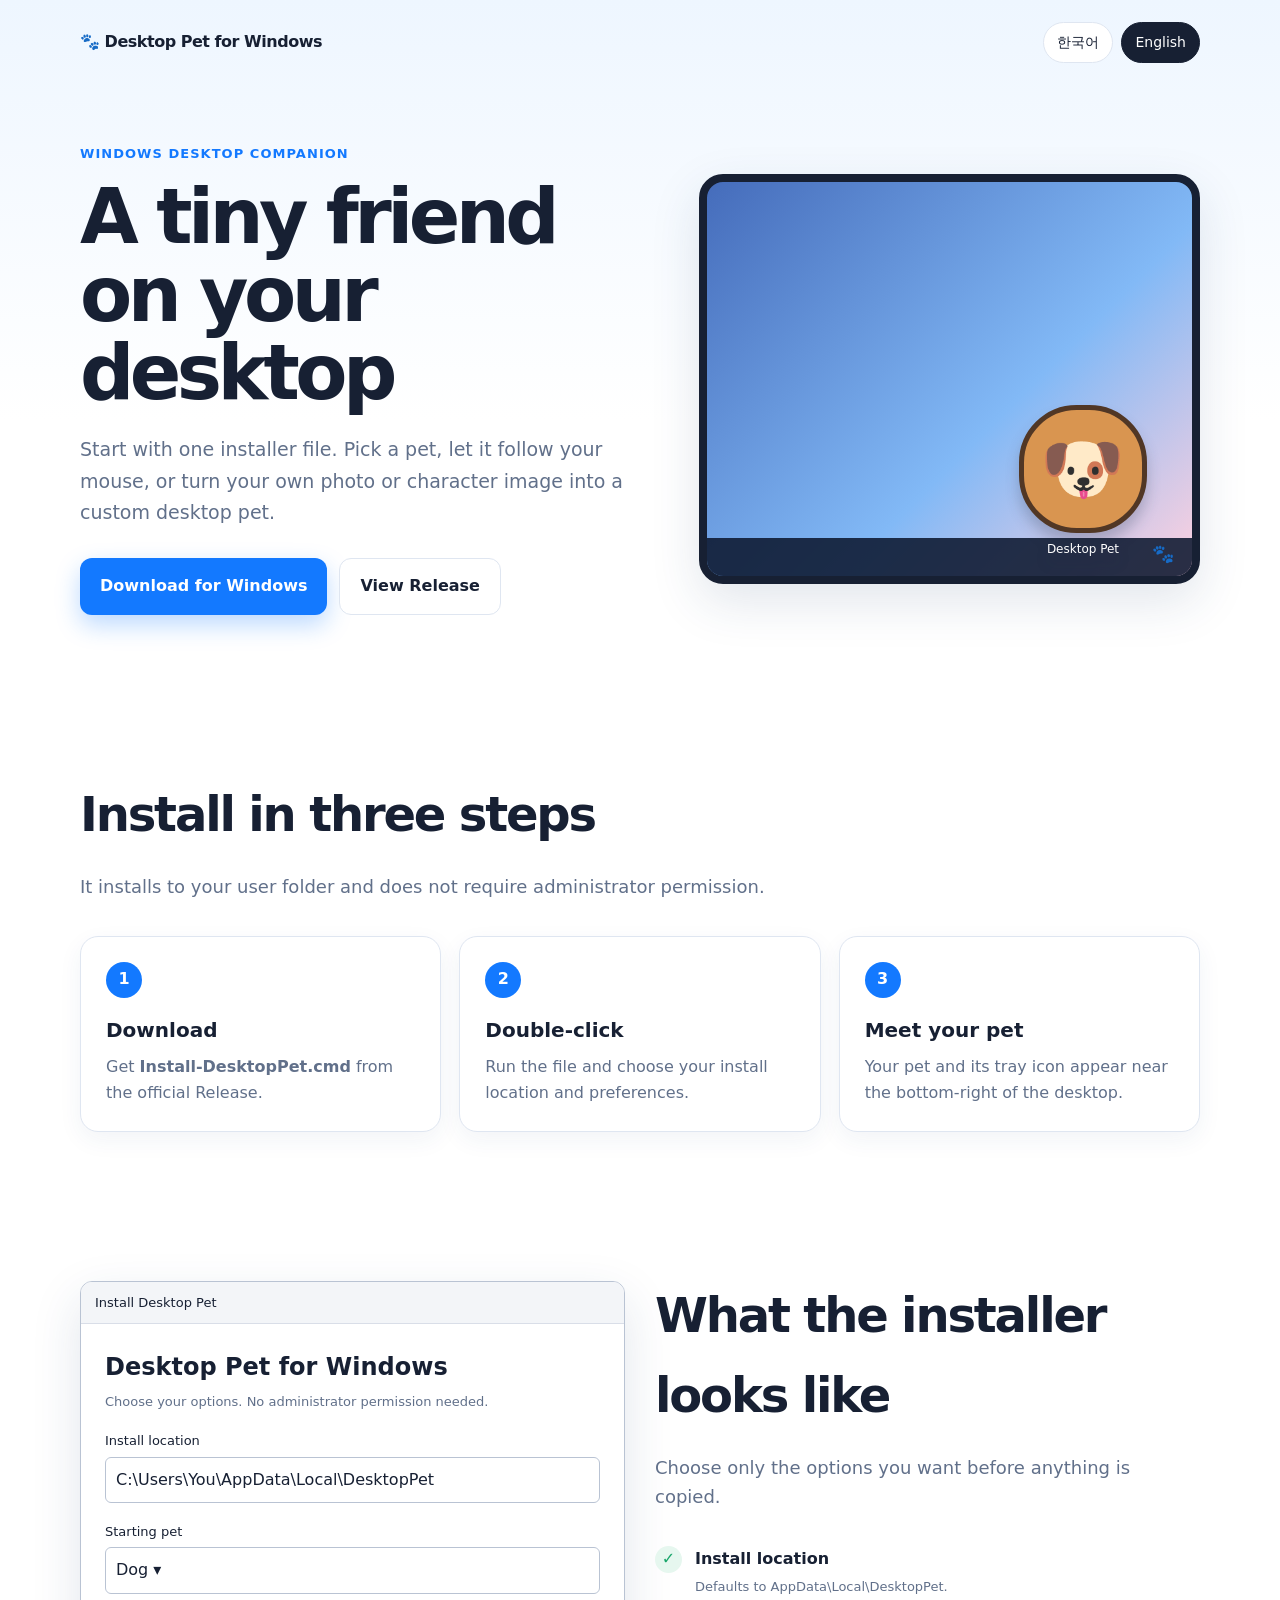
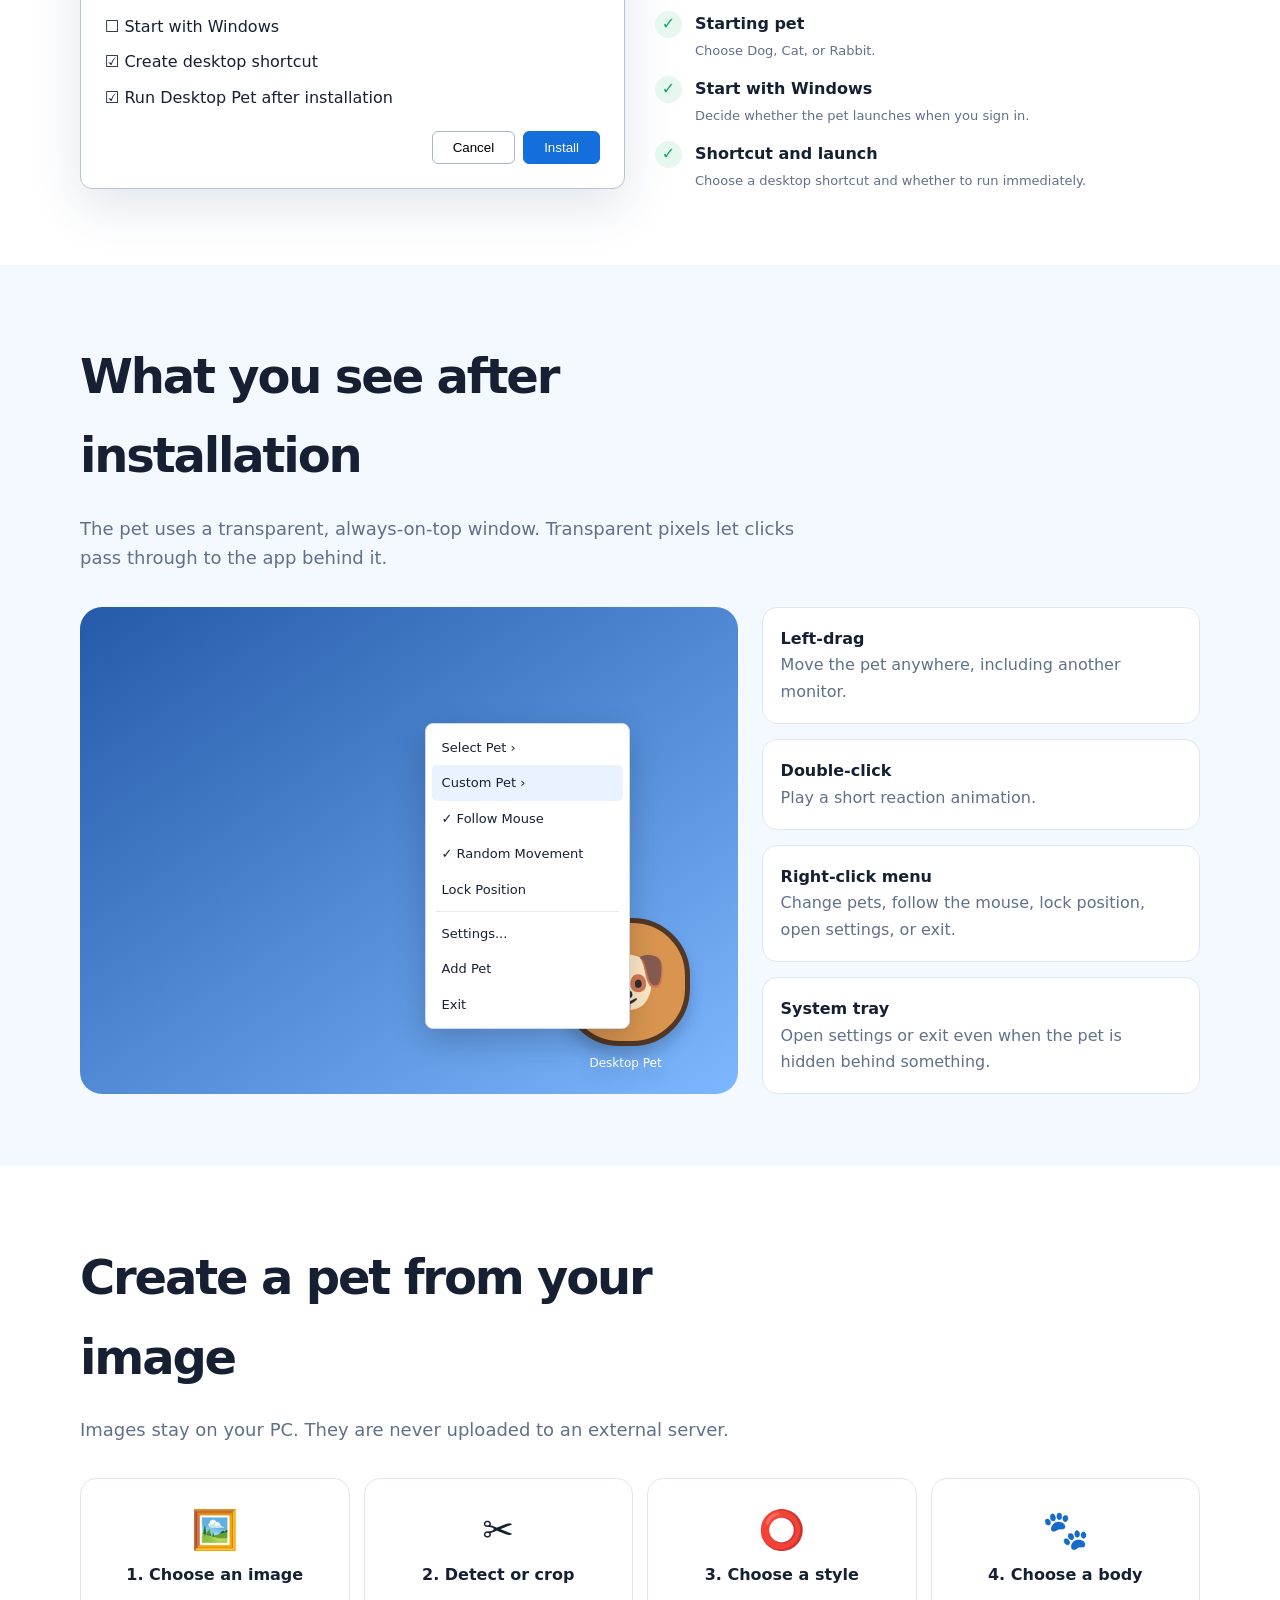
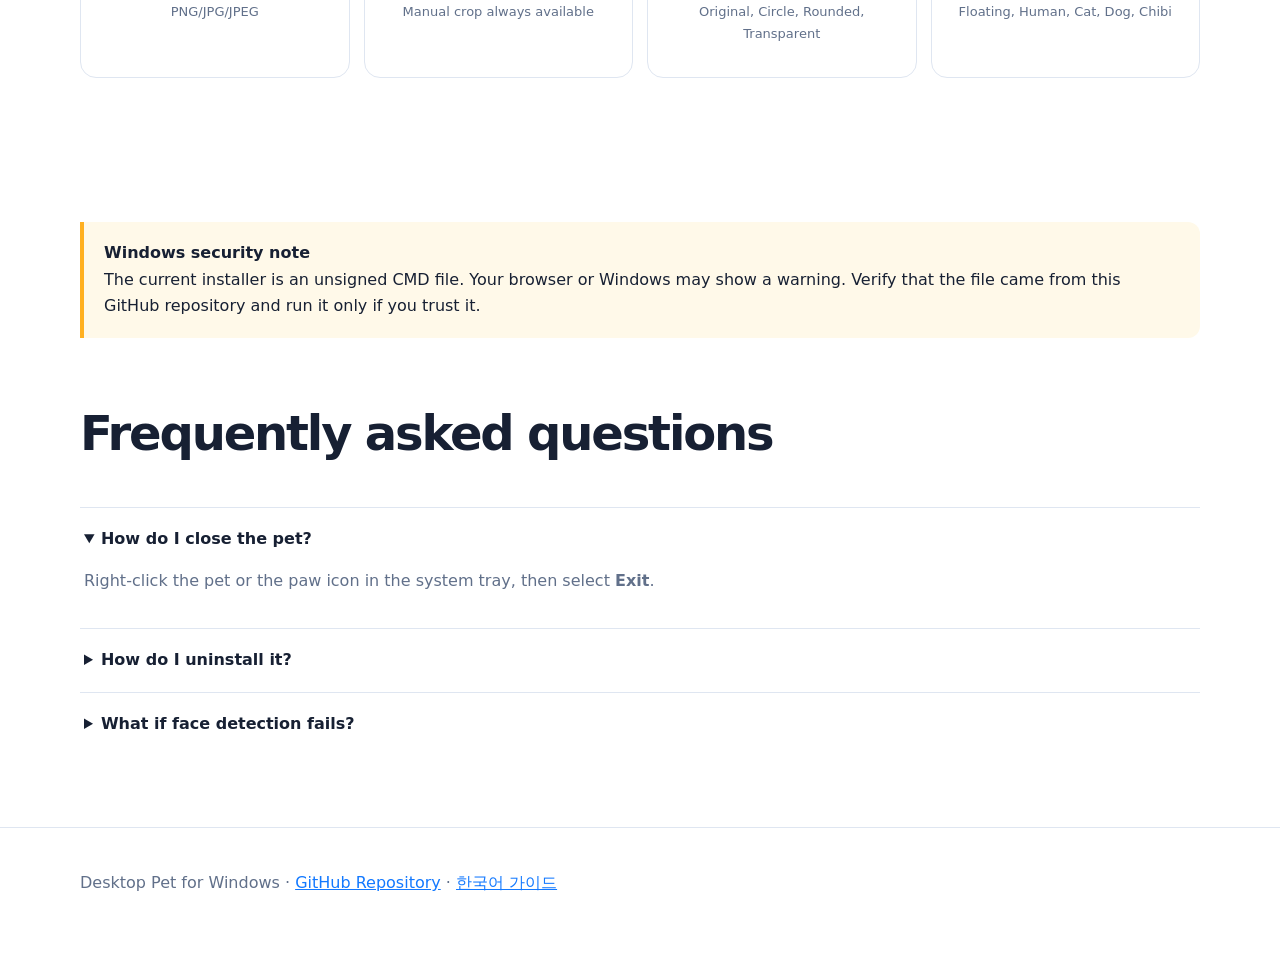
<file: desktop-pet-guide-en.html>
<!doctype html>
<html lang="en">
<head>
  <meta charset="utf-8">
  <meta name="viewport" content="width=device-width,initial-scale=1">
  <meta name="description" content="Desktop Pet for Windows installation and usage guide">
  <title>Desktop Pet for Windows — Installation Guide</title>
  <style>
    :root{--ink:#172033;--muted:#61708a;--line:#dfe6f1;--blue:#1379ff;--soft:#f4f8ff;--green:#18a66a;--shadow:0 18px 50px rgba(32,65,112,.13)}*{box-sizing:border-box}html{scroll-behavior:smooth}body{margin:0;font-family:"Segoe UI",system-ui,sans-serif;color:var(--ink);background:linear-gradient(180deg,#eef6ff 0,#fff 420px);line-height:1.65}a{color:var(--blue)}.wrap{width:min(1120px,calc(100% - 36px));margin:auto}.top{display:flex;justify-content:space-between;align-items:center;padding:22px 0}.brand{font-weight:800;letter-spacing:-.03em}.lang{display:flex;gap:8px}.pill{display:inline-flex;border:1px solid var(--line);background:#fff;padding:8px 13px;border-radius:999px;text-decoration:none;color:var(--ink);font-size:14px}.pill.active{background:var(--ink);color:#fff;border-color:var(--ink)}.hero{display:grid;grid-template-columns:1.06fr .94fr;gap:54px;align-items:center;padding:58px 0 88px}.eyebrow{color:var(--blue);font-weight:800;text-transform:uppercase;letter-spacing:.08em;font-size:13px}.hero h1{font-size:clamp(42px,6vw,76px);line-height:1.03;letter-spacing:-.06em;margin:13px 0 22px}.lead{font-size:19px;color:var(--muted);max-width:650px}.actions{display:flex;flex-wrap:wrap;gap:12px;margin-top:30px}.btn{display:inline-flex;align-items:center;justify-content:center;padding:14px 20px;border-radius:12px;text-decoration:none;font-weight:800}.primary{background:var(--blue);color:#fff;box-shadow:0 10px 25px rgba(19,121,255,.28)}.secondary{background:#fff;color:var(--ink);border:1px solid var(--line)}.desktop{height:410px;border-radius:24px;background:linear-gradient(135deg,#456cbb,#82b9f6 60%,#ffd1df);box-shadow:var(--shadow);position:relative;overflow:hidden;border:8px solid #172033}.desktop:before{content:"";position:absolute;inset:auto 0 0;height:38px;background:rgba(13,25,48,.88)}.pet{position:absolute;right:45px;bottom:43px;width:128px;height:128px;border-radius:45%;background:#d99550;border:5px solid #513725;display:grid;place-items:center;font-size:68px;filter:drop-shadow(0 10px 7px rgba(20,30,50,.22));animation:bob 2s ease-in-out infinite}.pet:after{content:"Desktop Pet";position:absolute;bottom:-32px;color:white;font-size:12px;white-space:nowrap}.tray{position:absolute;right:18px;bottom:7px;color:#fff;font-size:18px}@keyframes bob{50%{transform:translateY(-8px) rotate(2deg)}}section{padding:72px 0}.section-head{max-width:720px;margin-bottom:34px}.section-head h2{font-size:clamp(30px,4vw,48px);letter-spacing:-.045em;margin:0 0 10px}.section-head p{color:var(--muted);font-size:18px}.grid{display:grid;grid-template-columns:repeat(3,1fr);gap:18px}.card{background:#fff;border:1px solid var(--line);border-radius:18px;padding:25px;box-shadow:0 8px 25px rgba(32,65,112,.06)}.num{width:36px;height:36px;border-radius:50%;display:grid;place-items:center;background:var(--blue);color:#fff;font-weight:900}.card h3{margin:16px 0 7px;font-size:20px}.card p{margin:0;color:var(--muted)}.installer-wrap{display:grid;grid-template-columns:1fr 1fr;gap:30px;align-items:center}.window{border:1px solid #b9c3d3;border-radius:12px;background:#fff;box-shadow:var(--shadow);overflow:hidden}.titlebar{background:#f3f5f8;border-bottom:1px solid #d9dee8;padding:10px 14px;font-size:13px}.window-body{padding:24px}.window-body h3{font-size:24px;margin:0 0 3px}.small{font-size:13px;color:var(--muted)}.field{margin-top:18px}.field label{display:block;font-size:13px;margin-bottom:5px}.input{border:1px solid #b9c3d3;border-radius:6px;padding:9px 10px}.checks{display:grid;gap:9px;margin:20px 0}.win-actions{display:flex;justify-content:flex-end;gap:8px}.win-btn{padding:8px 20px;border-radius:6px;border:1px solid #aab4c4;background:#fff}.win-btn.go{background:#146edb;color:#fff;border-color:#146edb}.option-list{display:grid;gap:12px}.option{display:flex;gap:13px}.tick{background:#e6f7ef;color:var(--green);border-radius:50%;width:27px;height:27px;display:grid;place-items:center;flex:none;font-weight:900}.after{background:var(--soft)}.after-grid{display:grid;grid-template-columns:1.2fr .8fr;gap:24px}.screen-card{min-height:370px;background:linear-gradient(145deg,#255aa8,#7cb7ff);border-radius:22px;position:relative;overflow:hidden}.screen-card .pet{right:48px;bottom:48px}.menu{position:absolute;right:108px;bottom:65px;width:205px;background:#fff;border:1px solid #cfd7e5;border-radius:8px;box-shadow:0 12px 32px rgba(0,0,0,.2);padding:6px;font-size:13px}.menu div{padding:7px 10px;border-radius:5px}.menu div:nth-child(2){background:#e9f2ff}.menu hr{border:0;border-top:1px solid #e6e9ef;margin:4px}.facts{display:grid;gap:15px}.fact{background:#fff;border:1px solid var(--line);border-radius:15px;padding:18px}.fact strong{display:block}.fact span{color:var(--muted)}.custom-flow{display:grid;grid-template-columns:repeat(4,1fr);gap:14px}.mini{border:1px solid var(--line);background:#fff;border-radius:16px;padding:20px;text-align:center}.icon{font-size:38px}.note{border-left:4px solid #ffb020;background:#fff9e9;padding:18px 20px;border-radius:0 12px 12px 0}.faq details{border-top:1px solid var(--line);padding:18px 4px}.faq summary{font-weight:800;cursor:pointer}.faq p{color:var(--muted)}footer{padding:42px 0 60px;border-top:1px solid var(--line);color:var(--muted)}@media(max-width:820px){.hero,.installer-wrap,.after-grid{grid-template-columns:1fr}.desktop{height:330px}.grid{grid-template-columns:1fr}.custom-flow{grid-template-columns:1fr 1fr}.menu{right:82px}.lang{flex-wrap:wrap}}
  </style>
</head>
<body>
  <div class="wrap top"><div class="brand">🐾 Desktop Pet for Windows</div><nav class="lang"><a class="pill" href="desktop-pet-guide-ko.html">한국어</a><a class="pill active" href="desktop-pet-guide-en.html">English</a></nav></div>
  <main>
    <div class="wrap hero"><div><div class="eyebrow">Windows Desktop Companion</div><h1>A tiny friend<br>on your desktop</h1><p class="lead">Start with one installer file. Pick a pet, let it follow your mouse, or turn your own photo or character image into a custom desktop pet.</p><div class="actions"><a class="btn primary" href="https://github.com/YeweonJung/workshop/releases/latest/download/Install-DesktopPet.cmd">Download for Windows</a><a class="btn secondary" href="https://github.com/YeweonJung/workshop/releases/latest">View Release</a></div></div><div class="desktop" aria-label="Desktop Pet preview"><div class="pet">🐶</div><div class="tray">🐾</div></div></div>
    <section><div class="wrap"><div class="section-head"><h2>Install in three steps</h2><p>It installs to your user folder and does not require administrator permission.</p></div><div class="grid"><article class="card"><div class="num">1</div><h3>Download</h3><p>Get <b>Install-DesktopPet.cmd</b> from the official Release.</p></article><article class="card"><div class="num">2</div><h3>Double-click</h3><p>Run the file and choose your install location and preferences.</p></article><article class="card"><div class="num">3</div><h3>Meet your pet</h3><p>Your pet and its tray icon appear near the bottom-right of the desktop.</p></article></div></div></section>
    <section><div class="wrap installer-wrap"><div class="window"><div class="titlebar">Install Desktop Pet</div><div class="window-body"><h3>Desktop Pet for Windows</h3><div class="small">Choose your options. No administrator permission needed.</div><div class="field"><label>Install location</label><div class="input">C:\Users\You\AppData\Local\DesktopPet</div></div><div class="field"><label>Starting pet</label><div class="input">Dog ▾</div></div><div class="checks"><div>☐ Start with Windows</div><div>☑ Create desktop shortcut</div><div>☑ Run Desktop Pet after installation</div></div><div class="win-actions"><button class="win-btn">Cancel</button><button class="win-btn go">Install</button></div></div></div><div><div class="section-head"><h2>What the installer looks like</h2><p>Choose only the options you want before anything is copied.</p></div><div class="option-list"><div class="option"><div class="tick">✓</div><div><b>Install location</b><br><span class="small">Defaults to AppData\Local\DesktopPet.</span></div></div><div class="option"><div class="tick">✓</div><div><b>Starting pet</b><br><span class="small">Choose Dog, Cat, or Rabbit.</span></div></div><div class="option"><div class="tick">✓</div><div><b>Start with Windows</b><br><span class="small">Decide whether the pet launches when you sign in.</span></div></div><div class="option"><div class="tick">✓</div><div><b>Shortcut and launch</b><br><span class="small">Choose a desktop shortcut and whether to run immediately.</span></div></div></div></div></div></section>
    <section class="after"><div class="wrap"><div class="section-head"><h2>What you see after installation</h2><p>The pet uses a transparent, always-on-top window. Transparent pixels let clicks pass through to the app behind it.</p></div><div class="after-grid"><div class="screen-card"><div class="pet">🐶</div><div class="menu"><div>Select Pet  ›</div><div>Custom Pet  ›</div><div>✓ Follow Mouse</div><div>✓ Random Movement</div><div>Lock Position</div><hr><div>Settings...</div><div>Add Pet</div><div>Exit</div></div></div><div class="facts"><div class="fact"><strong>Left-drag</strong><span>Move the pet anywhere, including another monitor.</span></div><div class="fact"><strong>Double-click</strong><span>Play a short reaction animation.</span></div><div class="fact"><strong>Right-click menu</strong><span>Change pets, follow the mouse, lock position, open settings, or exit.</span></div><div class="fact"><strong>System tray</strong><span>Open settings or exit even when the pet is hidden behind something.</span></div></div></div></div></section>
    <section><div class="wrap"><div class="section-head"><h2>Create a pet from your image</h2><p>Images stay on your PC. They are never uploaded to an external server.</p></div><div class="custom-flow"><div class="mini"><div class="icon">🖼️</div><b>1. Choose an image</b><p class="small">PNG/JPG/JPEG</p></div><div class="mini"><div class="icon">✂️</div><b>2. Detect or crop</b><p class="small">Manual crop always available</p></div><div class="mini"><div class="icon">⭕</div><b>3. Choose a style</b><p class="small">Original, Circle, Rounded, Transparent</p></div><div class="mini"><div class="icon">🐾</div><b>4. Choose a body</b><p class="small">Floating, Human, Cat, Dog, Chibi</p></div></div></div></section>
    <section><div class="wrap"><div class="note"><b>Windows security note</b><br>The current installer is an unsigned CMD file. Your browser or Windows may show a warning. Verify that the file came from this GitHub repository and run it only if you trust it.</div><div class="section-head" style="margin-top:56px"><h2>Frequently asked questions</h2></div><div class="faq"><details open><summary>How do I close the pet?</summary><p>Right-click the pet or the paw icon in the system tray, then select <b>Exit</b>.</p></details><details><summary>How do I uninstall it?</summary><p>Turn off Start with Windows in Settings, exit the app, and delete the install folder and desktop shortcut. Back up the <code>user_pets</code> folder first if you want to keep custom pets.</p></details><details><summary>What if face detection fails?</summary><p>That is not an error. Drag over any person, animal, character, toy, or meme to select the area manually.</p></details></div></div></section>
  </main><footer><div class="wrap">Desktop Pet for Windows · <a href="https://github.com/YeweonJung/workshop">GitHub Repository</a> · <a href="desktop-pet-guide-ko.html">한국어 가이드</a></div></footer>
</body></html>
</file>
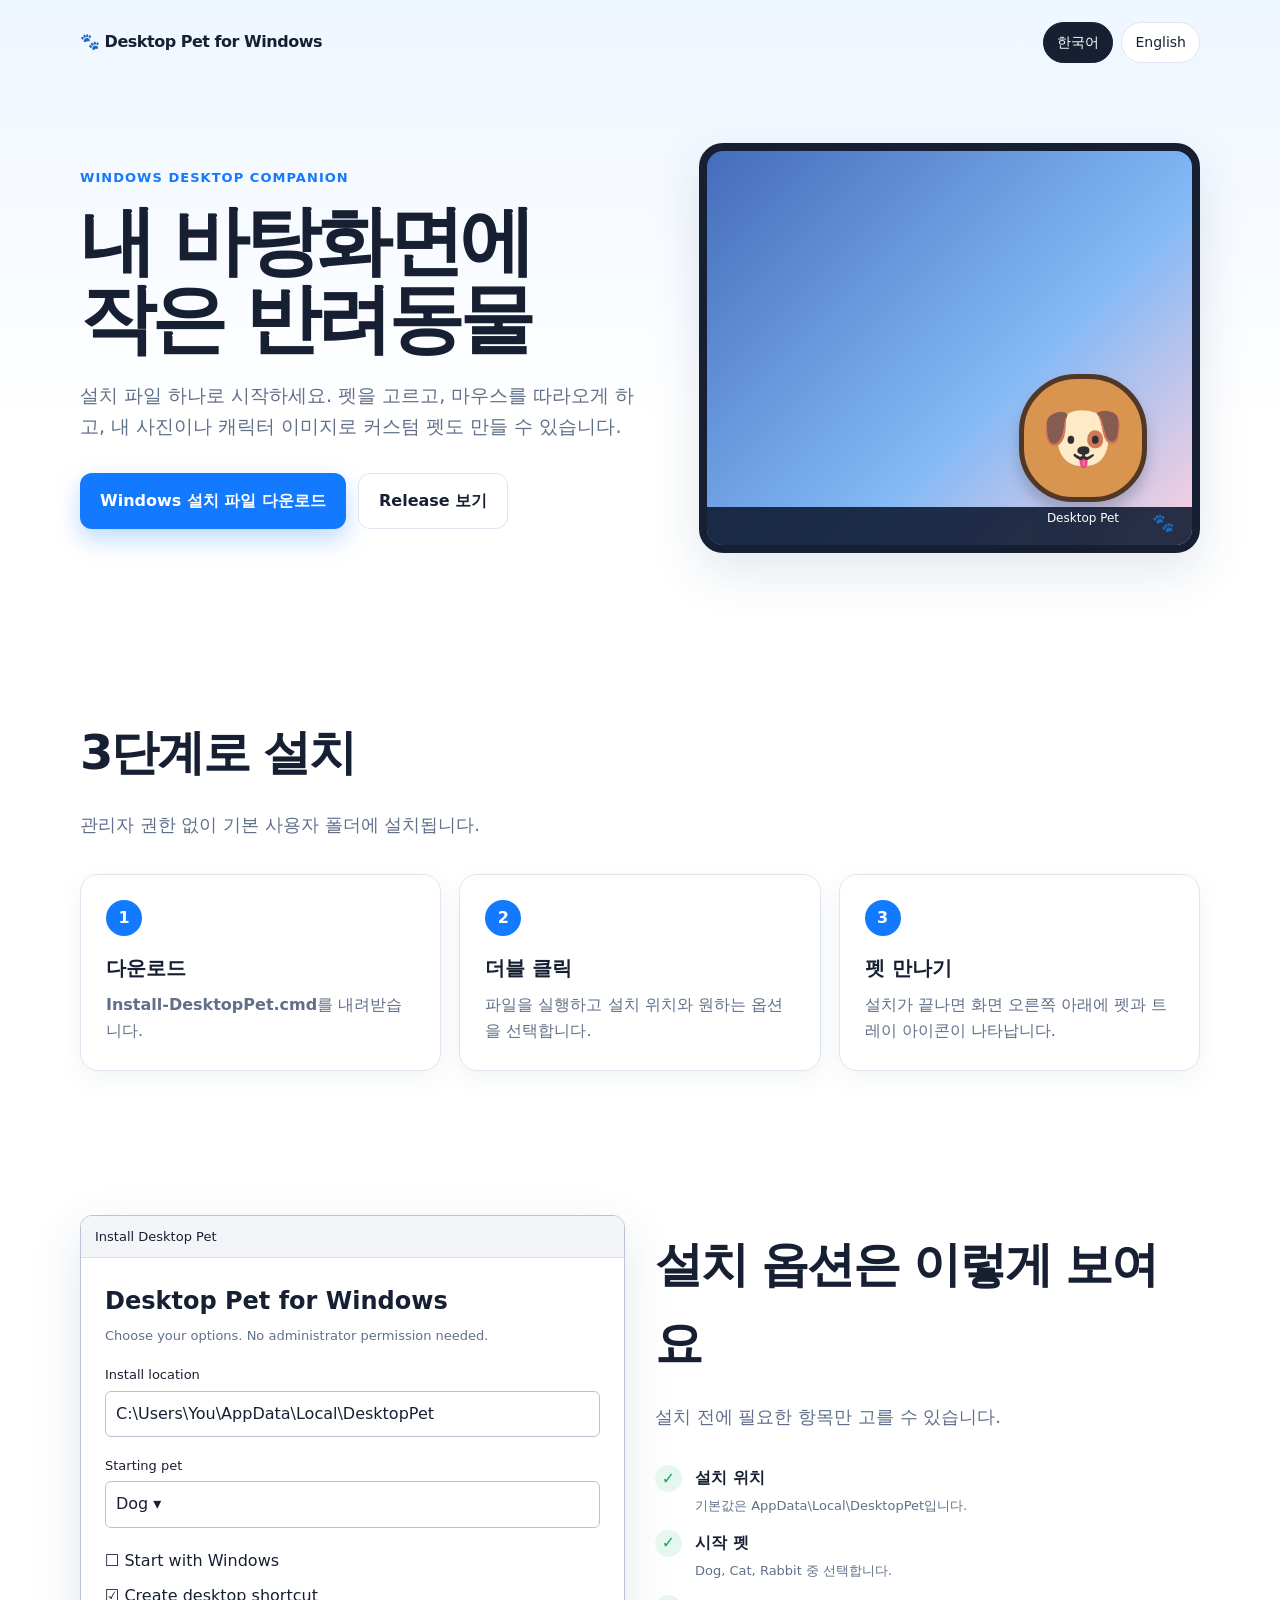
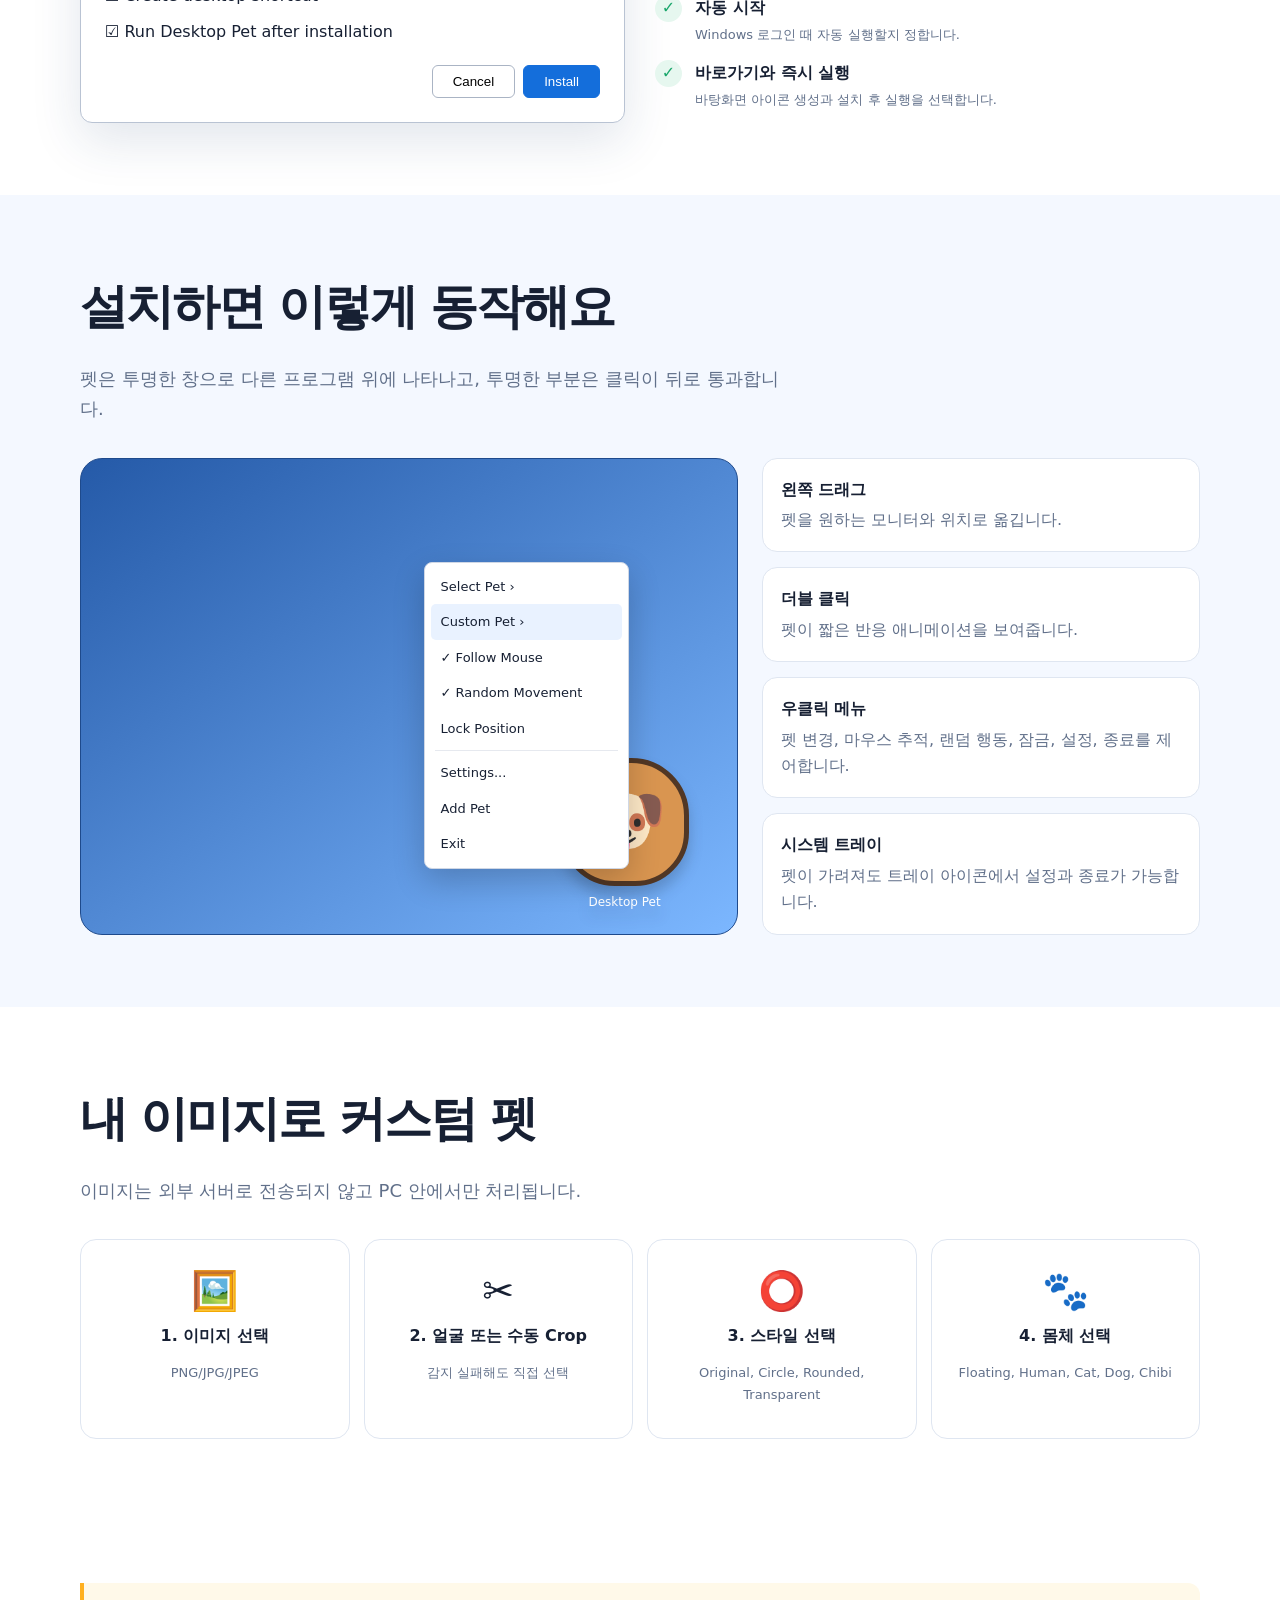
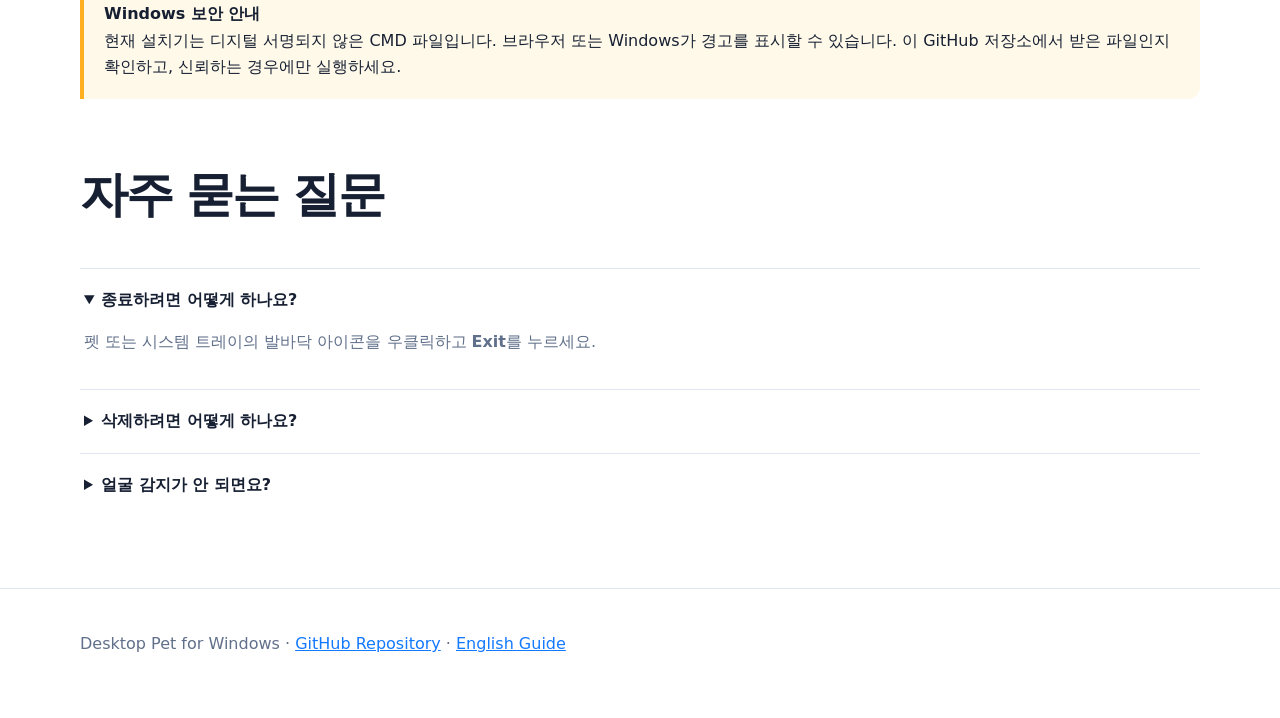
<file: desktop-pet-guide-ko.html>
<!doctype html>
<html lang="ko">
<head>
  <meta charset="utf-8">
  <meta name="viewport" content="width=device-width,initial-scale=1">
  <meta name="description" content="Desktop Pet for Windows 한국어 설치 및 사용 가이드">
  <title>Desktop Pet for Windows — 설치 가이드</title>
  <style>
    :root{--ink:#172033;--muted:#61708a;--line:#dfe6f1;--blue:#1379ff;--blue2:#66b4ff;--soft:#f4f8ff;--card:#fff;--green:#18a66a;--shadow:0 18px 50px rgba(32,65,112,.13)}
    *{box-sizing:border-box}html{scroll-behavior:smooth}body{margin:0;font-family:"Segoe UI","Noto Sans KR",system-ui,sans-serif;color:var(--ink);background:linear-gradient(180deg,#eef6ff 0,#fff 420px);line-height:1.65}
    a{color:var(--blue)}.wrap{width:min(1120px,calc(100% - 36px));margin:auto}.top{display:flex;justify-content:space-between;align-items:center;padding:22px 0}.brand{font-weight:800;letter-spacing:-.03em}.lang{display:flex;gap:8px}.pill{display:inline-flex;align-items:center;gap:8px;border:1px solid var(--line);background:#fff;padding:8px 13px;border-radius:999px;text-decoration:none;color:var(--ink);font-size:14px}.pill.active{background:var(--ink);color:#fff;border-color:var(--ink)}
    .hero{display:grid;grid-template-columns:1.06fr .94fr;gap:54px;align-items:center;padding:58px 0 88px}.eyebrow{color:var(--blue);font-weight:800;text-transform:uppercase;letter-spacing:.08em;font-size:13px}.hero h1{font-size:clamp(42px,6vw,76px);line-height:1.03;letter-spacing:-.06em;margin:13px 0 22px}.lead{font-size:19px;color:var(--muted);max-width:650px}.actions{display:flex;flex-wrap:wrap;gap:12px;margin-top:30px}.btn{display:inline-flex;align-items:center;justify-content:center;padding:14px 20px;border-radius:12px;text-decoration:none;font-weight:800}.primary{background:var(--blue);color:#fff;box-shadow:0 10px 25px rgba(19,121,255,.28)}.secondary{background:#fff;color:var(--ink);border:1px solid var(--line)}
    .desktop{height:410px;border-radius:24px;background:linear-gradient(135deg,#456cbb,#82b9f6 60%,#ffd1df);box-shadow:var(--shadow);position:relative;overflow:hidden;border:8px solid #172033}.desktop:before{content:"";position:absolute;inset:auto 0 0;height:38px;background:rgba(13,25,48,.88)}.pet{position:absolute;right:45px;bottom:43px;width:128px;height:128px;border-radius:45% 45% 42% 42%;background:#d99550;border:5px solid #513725;display:grid;place-items:center;font-size:68px;filter:drop-shadow(0 10px 7px rgba(20,30,50,.22));animation:bob 2s ease-in-out infinite}.pet:after{content:"Desktop Pet";position:absolute;bottom:-32px;color:white;font-size:12px;white-space:nowrap}.tray{position:absolute;right:18px;bottom:7px;color:#fff;font-size:18px}@keyframes bob{50%{transform:translateY(-8px) rotate(2deg)}}
    section{padding:72px 0}.section-head{max-width:720px;margin-bottom:34px}.section-head h2{font-size:clamp(30px,4vw,48px);letter-spacing:-.045em;margin:0 0 10px}.section-head p{color:var(--muted);font-size:18px}.grid{display:grid;grid-template-columns:repeat(3,1fr);gap:18px}.card{background:var(--card);border:1px solid var(--line);border-radius:18px;padding:25px;box-shadow:0 8px 25px rgba(32,65,112,.06)}.num{width:36px;height:36px;border-radius:50%;display:grid;place-items:center;background:var(--blue);color:#fff;font-weight:900}.card h3{margin:16px 0 7px;font-size:20px}.card p{margin:0;color:var(--muted)}
    .installer-wrap{display:grid;grid-template-columns:1fr 1fr;gap:30px;align-items:center}.window{border:1px solid #b9c3d3;border-radius:12px;background:#fff;box-shadow:var(--shadow);overflow:hidden}.titlebar{background:#f3f5f8;border-bottom:1px solid #d9dee8;padding:10px 14px;font-size:13px}.window-body{padding:24px}.window-body h3{font-size:24px;margin:0 0 3px}.small{font-size:13px;color:var(--muted)}.field{margin-top:18px}.field label{display:block;font-size:13px;margin-bottom:5px}.input{border:1px solid #b9c3d3;border-radius:6px;padding:9px 10px;background:#fff}.checks{display:grid;gap:9px;margin:20px 0}.win-actions{display:flex;justify-content:flex-end;gap:8px}.win-btn{padding:8px 20px;border-radius:6px;border:1px solid #aab4c4;background:#fff}.win-btn.go{background:#146edb;color:#fff;border-color:#146edb}.option-list{display:grid;gap:12px}.option{display:flex;gap:13px;align-items:flex-start}.tick{background:#e6f7ef;color:var(--green);border-radius:50%;width:27px;height:27px;display:grid;place-items:center;flex:none;font-weight:900}
    .after{background:var(--soft)}.after-grid{display:grid;grid-template-columns:1.2fr .8fr;gap:24px}.screen-card{min-height:370px;background:linear-gradient(145deg,#255aa8,#7cb7ff);border-radius:22px;position:relative;overflow:hidden;border:1px solid #1e4a8c}.screen-card .pet{right:48px;bottom:48px}.menu{position:absolute;right:108px;bottom:65px;width:205px;background:#fff;border:1px solid #cfd7e5;border-radius:8px;box-shadow:0 12px 32px rgba(0,0,0,.2);padding:6px;font-size:13px}.menu div{padding:7px 10px;border-radius:5px}.menu div:nth-child(2){background:#e9f2ff}.menu hr{border:0;border-top:1px solid #e6e9ef;margin:4px}.facts{display:grid;gap:15px}.fact{background:#fff;border:1px solid var(--line);border-radius:15px;padding:18px}.fact strong{display:block;margin-bottom:4px}.fact span{color:var(--muted)}
    .custom-flow{display:grid;grid-template-columns:repeat(4,1fr);gap:14px}.mini{border:1px solid var(--line);background:#fff;border-radius:16px;padding:20px;text-align:center}.icon{font-size:38px}.arrow{color:var(--blue);font-weight:900}.note{border-left:4px solid #ffb020;background:#fff9e9;padding:18px 20px;border-radius:0 12px 12px 0}.faq details{border-top:1px solid var(--line);padding:18px 4px}.faq summary{font-weight:800;cursor:pointer}.faq p{color:var(--muted)}footer{padding:42px 0 60px;border-top:1px solid var(--line);color:var(--muted)}
    @media(max-width:820px){.hero,.installer-wrap,.after-grid{grid-template-columns:1fr}.hero{padding-top:30px}.desktop{height:330px}.grid{grid-template-columns:1fr}.custom-flow{grid-template-columns:1fr 1fr}.menu{right:82px}.top{align-items:flex-start;gap:10px}.lang{flex-wrap:wrap;justify-content:flex-end}}
  </style>
</head>
<body>
  <div class="wrap top"><div class="brand">🐾 Desktop Pet for Windows</div><nav class="lang"><a class="pill active" href="desktop-pet-guide-ko.html">한국어</a><a class="pill" href="desktop-pet-guide-en.html">English</a></nav></div>
  <main>
    <div class="wrap hero">
      <div><div class="eyebrow">Windows Desktop Companion</div><h1>내 바탕화면에<br>작은 반려동물</h1><p class="lead">설치 파일 하나로 시작하세요. 펫을 고르고, 마우스를 따라오게 하고, 내 사진이나 캐릭터 이미지로 커스텀 펫도 만들 수 있습니다.</p><div class="actions"><a class="btn primary" href="https://github.com/YeweonJung/workshop/releases/latest/download/Install-DesktopPet.cmd">Windows 설치 파일 다운로드</a><a class="btn secondary" href="https://github.com/YeweonJung/workshop/releases/latest">Release 보기</a></div></div>
      <div class="desktop" aria-label="Desktop Pet 실행 예시"><div class="pet">🐶</div><div class="tray">🐾</div></div>
    </div>
    <section><div class="wrap"><div class="section-head"><h2>3단계로 설치</h2><p>관리자 권한 없이 기본 사용자 폴더에 설치됩니다.</p></div><div class="grid"><article class="card"><div class="num">1</div><h3>다운로드</h3><p><b>Install-DesktopPet.cmd</b>를 내려받습니다.</p></article><article class="card"><div class="num">2</div><h3>더블 클릭</h3><p>파일을 실행하고 설치 위치와 원하는 옵션을 선택합니다.</p></article><article class="card"><div class="num">3</div><h3>펫 만나기</h3><p>설치가 끝나면 화면 오른쪽 아래에 펫과 트레이 아이콘이 나타납니다.</p></article></div></div></section>
    <section><div class="wrap installer-wrap"><div class="window"><div class="titlebar">Install Desktop Pet</div><div class="window-body"><h3>Desktop Pet for Windows</h3><div class="small">Choose your options. No administrator permission needed.</div><div class="field"><label>Install location</label><div class="input">C:\Users\You\AppData\Local\DesktopPet</div></div><div class="field"><label>Starting pet</label><div class="input">Dog ▾</div></div><div class="checks"><div>☐ Start with Windows</div><div>☑ Create desktop shortcut</div><div>☑ Run Desktop Pet after installation</div></div><div class="win-actions"><button class="win-btn">Cancel</button><button class="win-btn go">Install</button></div></div></div><div><div class="section-head"><h2>설치 옵션은 이렇게 보여요</h2><p>설치 전에 필요한 항목만 고를 수 있습니다.</p></div><div class="option-list"><div class="option"><div class="tick">✓</div><div><b>설치 위치</b><br><span class="small">기본값은 AppData\Local\DesktopPet입니다.</span></div></div><div class="option"><div class="tick">✓</div><div><b>시작 펫</b><br><span class="small">Dog, Cat, Rabbit 중 선택합니다.</span></div></div><div class="option"><div class="tick">✓</div><div><b>자동 시작</b><br><span class="small">Windows 로그인 때 자동 실행할지 정합니다.</span></div></div><div class="option"><div class="tick">✓</div><div><b>바로가기와 즉시 실행</b><br><span class="small">바탕화면 아이콘 생성과 설치 후 실행을 선택합니다.</span></div></div></div></div></div></section>
    <section class="after"><div class="wrap"><div class="section-head"><h2>설치하면 이렇게 동작해요</h2><p>펫은 투명한 창으로 다른 프로그램 위에 나타나고, 투명한 부분은 클릭이 뒤로 통과합니다.</p></div><div class="after-grid"><div class="screen-card"><div class="pet">🐶</div><div class="menu"><div>Select Pet  ›</div><div>Custom Pet  ›</div><div>✓ Follow Mouse</div><div>✓ Random Movement</div><div>Lock Position</div><hr><div>Settings...</div><div>Add Pet</div><div>Exit</div></div></div><div class="facts"><div class="fact"><strong>왼쪽 드래그</strong><span>펫을 원하는 모니터와 위치로 옮깁니다.</span></div><div class="fact"><strong>더블 클릭</strong><span>펫이 짧은 반응 애니메이션을 보여줍니다.</span></div><div class="fact"><strong>우클릭 메뉴</strong><span>펫 변경, 마우스 추적, 랜덤 행동, 잠금, 설정, 종료를 제어합니다.</span></div><div class="fact"><strong>시스템 트레이</strong><span>펫이 가려져도 트레이 아이콘에서 설정과 종료가 가능합니다.</span></div></div></div></div></section>
    <section><div class="wrap"><div class="section-head"><h2>내 이미지로 커스텀 펫</h2><p>이미지는 외부 서버로 전송되지 않고 PC 안에서만 처리됩니다.</p></div><div class="custom-flow"><div class="mini"><div class="icon">🖼️</div><b>1. 이미지 선택</b><p class="small">PNG/JPG/JPEG</p></div><div class="mini"><div class="icon">✂️</div><b>2. 얼굴 또는 수동 Crop</b><p class="small">감지 실패해도 직접 선택</p></div><div class="mini"><div class="icon">⭕</div><b>3. 스타일 선택</b><p class="small">Original, Circle, Rounded, Transparent</p></div><div class="mini"><div class="icon">🐾</div><b>4. 몸체 선택</b><p class="small">Floating, Human, Cat, Dog, Chibi</p></div></div></div></section>
    <section><div class="wrap"><div class="note"><b>Windows 보안 안내</b><br>현재 설치기는 디지털 서명되지 않은 CMD 파일입니다. 브라우저 또는 Windows가 경고를 표시할 수 있습니다. 이 GitHub 저장소에서 받은 파일인지 확인하고, 신뢰하는 경우에만 실행하세요.</div><div class="section-head" style="margin-top:56px"><h2>자주 묻는 질문</h2></div><div class="faq"><details open><summary>종료하려면 어떻게 하나요?</summary><p>펫 또는 시스템 트레이의 발바닥 아이콘을 우클릭하고 <b>Exit</b>를 누르세요.</p></details><details><summary>삭제하려면 어떻게 하나요?</summary><p>Settings에서 Start with Windows를 끄고 앱을 종료한 뒤 설치 폴더와 바탕화면 바로가기를 삭제하세요. 커스텀 펫을 보관하려면 먼저 <code>user_pets</code> 폴더를 백업하세요.</p></details><details><summary>얼굴 감지가 안 되면요?</summary><p>오류가 아닙니다. 사진 위를 드래그해 사람, 동물, 캐릭터, 인형, 밈 등 원하는 영역을 직접 선택할 수 있습니다.</p></details></div></div></section>
  </main>
  <footer><div class="wrap">Desktop Pet for Windows · <a href="https://github.com/YeweonJung/workshop">GitHub Repository</a> · <a href="desktop-pet-guide-en.html">English Guide</a></div></footer>
</body></html>
</file>
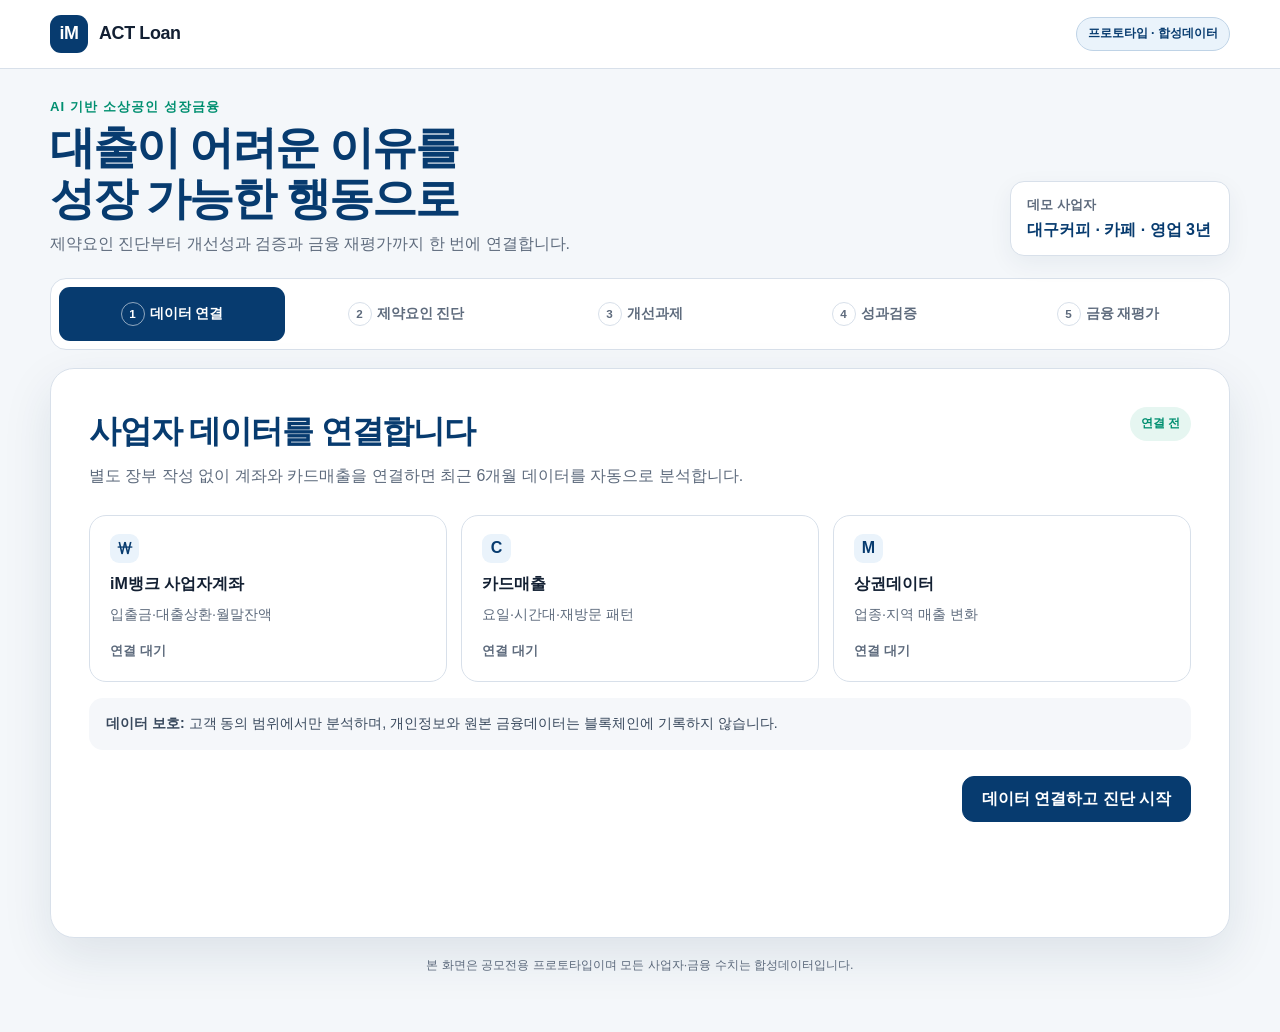
<file: im-act-loan-demo.html>
<!doctype html>
<html lang="ko">
<head>
  <meta charset="utf-8" />
  <meta name="viewport" content="width=device-width, initial-scale=1" />
  <meta name="description" content="소상공인의 대출 제약요인을 진단하고 개선성과를 금융 재평가로 연결하는 iM ACT Loan 데모" />
  <title>iM ACT Loan | 성장금융 데모</title>
  <style>
    :root {
      --navy: #073b6f;
      --navy-2: #0d4f8b;
      --green: #008f70;
      --green-soft: #e6f6f1;
      --blue-soft: #eaf3fb;
      --orange: #e66f24;
      --orange-soft: #fff1e8;
      --ink: #132033;
      --muted: #5e6b7d;
      --line: #d8e0ea;
      --surface: #ffffff;
      --canvas: #f4f7fa;
      --danger: #c74747;
      --shadow: 0 18px 50px rgba(19, 50, 83, .10);
    }

    * { box-sizing: border-box; }
    html { scroll-behavior: smooth; }
    body {
      margin: 0;
      color: var(--ink);
      background: var(--canvas);
      font-family: Pretendard, "Noto Sans KR", "Apple SD Gothic Neo", "Malgun Gothic", sans-serif;
      font-size: 16px;
      line-height: 1.55;
    }
    button { font: inherit; }
    button:focus-visible { outline: 3px solid rgba(0, 143, 112, .35); outline-offset: 3px; }

    .app-header {
      position: sticky;
      top: 0;
      z-index: 20;
      background: rgba(255, 255, 255, .96);
      border-bottom: 1px solid var(--line);
      backdrop-filter: blur(14px);
    }
    .header-inner {
      width: min(1180px, calc(100% - 32px));
      min-height: 68px;
      margin: 0 auto;
      display: flex;
      align-items: center;
      justify-content: space-between;
      gap: 20px;
    }
    .brand { display: flex; align-items: center; gap: 11px; font-size: 1.12rem; font-weight: 900; letter-spacing: -.02em; }
    .brand-mark {
      width: 38px;
      height: 38px;
      display: grid;
      place-items: center;
      border-radius: 11px;
      color: white;
      background: var(--navy);
      font-weight: 900;
    }
    .demo-label {
      color: var(--navy);
      background: var(--blue-soft);
      border: 1px solid #bfd3e6;
      border-radius: 999px;
      padding: 6px 11px;
      font-size: .78rem;
      font-weight: 800;
    }

    main { width: min(1180px, calc(100% - 32px)); margin: 0 auto; padding: 28px 0 56px; }
    .intro {
      display: flex;
      align-items: flex-end;
      justify-content: space-between;
      gap: 24px;
      margin-bottom: 22px;
    }
    .eyebrow { margin: 0 0 5px; color: var(--green); font-size: .82rem; font-weight: 900; letter-spacing: .08em; }
    h1 { margin: 0; color: var(--navy); font-size: clamp(1.8rem, 4vw, 2.8rem); line-height: 1.12; letter-spacing: -.045em; }
    .intro p:last-child { margin: 9px 0 0; color: var(--muted); }
    .store-chip {
      min-width: 220px;
      padding: 13px 16px;
      border: 1px solid var(--line);
      border-radius: 14px;
      background: white;
      box-shadow: 0 8px 24px rgba(20, 51, 83, .06);
    }
    .store-chip small { display: block; color: var(--muted); font-weight: 700; }
    .store-chip strong { display: block; margin-top: 2px; color: var(--navy); }

    .stepper {
      display: grid;
      grid-template-columns: repeat(5, 1fr);
      gap: 8px;
      padding: 8px;
      margin-bottom: 18px;
      border: 1px solid var(--line);
      border-radius: 16px;
      background: white;
    }
    .step-button {
      min-height: 54px;
      border: 0;
      border-radius: 11px;
      color: var(--muted);
      background: transparent;
      cursor: pointer;
      font-size: .86rem;
      font-weight: 800;
      transition: .18s ease;
    }
    .step-button span { display: inline-grid; width: 24px; height: 24px; margin-right: 5px; place-items: center; border: 1px solid var(--line); border-radius: 50%; font-size: .73rem; }
    .step-button.active { color: white; background: var(--navy); }
    .step-button.active span { border-color: rgba(255,255,255,.55); }
    .step-button.done { color: var(--green); background: var(--green-soft); }

    .panel {
      display: none;
      min-height: 570px;
      padding: clamp(22px, 4vw, 38px);
      border: 1px solid var(--line);
      border-radius: 24px;
      background: var(--surface);
      box-shadow: var(--shadow);
    }
    .panel.active { display: block; animation: rise .28s ease both; }
    @keyframes rise { from { opacity: 0; transform: translateY(8px); } to { opacity: 1; transform: translateY(0); } }
    @media (prefers-reduced-motion: reduce) { * { scroll-behavior: auto !important; animation: none !important; transition: none !important; } }

    .panel-heading { display: flex; justify-content: space-between; align-items: flex-start; gap: 20px; margin-bottom: 26px; }
    .panel-heading h2 { margin: 0; color: var(--navy); font-size: clamp(1.45rem, 3vw, 2rem); letter-spacing: -.035em; }
    .panel-heading p { max-width: 720px; margin: 7px 0 0; color: var(--muted); }
    .status-badge { flex: 0 0 auto; padding: 7px 11px; border-radius: 999px; color: var(--green); background: var(--green-soft); font-size: .78rem; font-weight: 900; }
    .grid-3 { display: grid; grid-template-columns: repeat(3, 1fr); gap: 14px; }
    .grid-2 { display: grid; grid-template-columns: repeat(2, minmax(0, 1fr)); gap: 18px; }
    .card { padding: 20px; border: 1px solid var(--line); border-radius: 17px; background: #fff; }
    .card h3 { margin: 0 0 6px; font-size: 1rem; }
    .card p { margin: 0; color: var(--muted); font-size: .9rem; }
    .data-card { position: relative; min-height: 154px; padding-top: 56px; }
    .data-icon { position: absolute; top: 18px; left: 20px; width: 29px; height: 29px; display: grid; place-items: center; border-radius: 9px; color: var(--navy); background: var(--blue-soft); font-weight: 900; }
    .connection { margin-top: 16px; color: var(--muted); font-size: .82rem; font-weight: 800; }
    .connection.ok { color: var(--green); }

    .privacy-note, .policy-note {
      margin-top: 16px;
      padding: 15px 17px;
      border-radius: 14px;
      color: #39495d;
      background: #f5f7fa;
      font-size: .88rem;
    }
    .actions { display: flex; align-items: center; justify-content: space-between; gap: 12px; margin-top: 26px; }
    .button {
      min-height: 46px;
      padding: 0 19px;
      border: 1px solid var(--line);
      border-radius: 12px;
      color: var(--ink);
      background: white;
      cursor: pointer;
      font-weight: 900;
    }
    .button.primary { border-color: var(--navy); color: white; background: var(--navy); }
    .button.primary:hover { background: var(--navy-2); }
    .button.green { border-color: var(--green); color: white; background: var(--green); }
    .button[disabled] { opacity: .48; cursor: not-allowed; }

    .diagnosis-summary { padding: 22px; border-radius: 18px; color: white; background: var(--navy); }
    .diagnosis-summary small { color: rgba(255,255,255,.65); font-weight: 800; }
    .diagnosis-summary strong { display: block; margin-top: 5px; font-size: 1.55rem; }
    .diagnosis-summary p { margin: 8px 0 0; color: rgba(255,255,255,.78); }
    .factor-list { display: grid; gap: 12px; }
    .factor { padding: 17px 18px; border: 1px solid var(--line); border-left: 5px solid var(--orange); border-radius: 13px; background: white; }
    .factor.good { border-left-color: var(--green); }
    .factor-top { display: flex; align-items: center; justify-content: space-between; gap: 12px; }
    .factor strong { font-size: .96rem; }
    .factor-value { color: var(--danger); font-weight: 900; }
    .factor.good .factor-value { color: var(--green); }
    .factor p { margin: 6px 0 0; color: var(--muted); font-size: .86rem; }
    .explain-box { margin-top: 18px; padding: 17px; border: 1px solid #c7d9e9; border-radius: 14px; color: #28445e; background: var(--blue-soft); font-size: .9rem; }

    .action-card { position: relative; cursor: pointer; transition: .18s ease; }
    .action-card:hover { transform: translateY(-2px); box-shadow: 0 10px 24px rgba(18, 50, 82, .08); }
    .action-card.selected { border: 2px solid var(--green); background: #f6fffb; }
    .action-card input { position: absolute; opacity: 0; pointer-events: none; }
    .recommend-tag { display: inline-block; margin-bottom: 13px; padding: 5px 9px; border-radius: 999px; color: var(--green); background: var(--green-soft); font-size: .75rem; font-weight: 900; }
    .action-card h3 { font-size: 1.15rem; }
    .action-meta { display: grid; grid-template-columns: 1fr 1fr; gap: 9px; margin-top: 16px; }
    .meta-item { padding: 10px; border-radius: 10px; background: #f4f7fa; }
    .meta-item small { display: block; color: var(--muted); }
    .meta-item strong { display: block; margin-top: 2px; font-size: .88rem; }
    .why { margin-top: 14px !important; padding-top: 13px; border-top: 1px solid var(--line); color: #34485e !important; }

    .result-hero { display: grid; grid-template-columns: 1.1fr .9fr; gap: 18px; }
    .metric-large { padding: 24px; border-radius: 18px; color: white; background: var(--green); }
    .metric-large small { color: rgba(255,255,255,.72); font-weight: 800; }
    .metric-large strong { display: block; margin-top: 3px; font-size: clamp(2.2rem, 6vw, 3.7rem); letter-spacing: -.05em; }
    .metric-large p { margin: 5px 0 0; color: rgba(255,255,255,.82); }
    .formula { display: grid; align-content: center; padding: 24px; border: 1px solid var(--line); border-radius: 18px; background: #f8fafc; }
    .formula strong { font-size: 1.02rem; }
    .formula-line { margin-top: 12px; color: var(--navy); font-size: 1.13rem; font-weight: 900; }
    .chart { display: grid; gap: 13px; margin-top: 20px; padding: 20px; border: 1px solid var(--line); border-radius: 17px; }
    .bar-row { display: grid; grid-template-columns: 105px 1fr 72px; gap: 12px; align-items: center; font-size: .87rem; }
    .bar-track { height: 13px; overflow: hidden; border-radius: 999px; background: #e8edf3; }
    .bar-fill { height: 100%; border-radius: inherit; background: var(--navy); transition: width .6s ease; }
    .bar-row.after .bar-fill { background: var(--green); }
    .bar-row strong { text-align: right; }
    .result-table { width: 100%; margin-top: 18px; border-collapse: collapse; font-size: .9rem; }
    .result-table th, .result-table td { padding: 13px 12px; border-bottom: 1px solid var(--line); text-align: left; }
    .result-table th { color: var(--muted); background: #f8fafc; }
    .result-table td:last-child { color: var(--green); font-weight: 900; }

    .proof { padding: 22px; border: 1px solid var(--line); border-radius: 18px; background: #fbfcfe; }
    .proof-header { display: flex; justify-content: space-between; align-items: center; gap: 14px; padding-bottom: 16px; border-bottom: 1px solid var(--line); }
    .proof-header h3 { margin: 0; color: var(--navy); font-size: 1.3rem; }
    .verified { color: var(--green); font-weight: 900; }
    .proof-grid { display: grid; grid-template-columns: repeat(2, 1fr); gap: 0 22px; margin-top: 12px; }
    .proof-row { display: flex; justify-content: space-between; gap: 12px; padding: 11px 0; border-bottom: 1px solid #e8edf3; font-size: .88rem; }
    .proof-row span { color: var(--muted); }
    .hash-box { margin-top: 16px; padding: 14px; border-radius: 12px; word-break: break-all; color: #31465c; background: #edf2f7; font-family: Consolas, monospace; font-size: .78rem; }
    .bank-card { padding: 22px; border-radius: 18px; color: white; background: var(--navy); }
    .bank-card h3 { margin: 0; font-size: 1.25rem; }
    .review-score { display: flex; align-items: flex-end; justify-content: space-between; gap: 20px; margin: 22px 0; }
    .review-score strong { font-size: 3.2rem; line-height: 1; }
    .review-score span { color: rgba(255,255,255,.68); font-size: .88rem; }
    .review-list { display: grid; gap: 9px; }
    .review-item { display: flex; justify-content: space-between; gap: 14px; padding: 10px 0; border-bottom: 1px solid rgba(255,255,255,.14); font-size: .88rem; }
    .review-item span { color: rgba(255,255,255,.7); }
    .review-result { margin-top: 17px; padding: 13px 15px; border-radius: 12px; color: #0f513e; background: #dff6ec; font-weight: 900; }
    .ledger-state { margin-top: 14px; color: var(--muted); font-size: .82rem; }

    .toast {
      position: fixed;
      right: 22px;
      bottom: 22px;
      z-index: 50;
      max-width: 360px;
      padding: 14px 17px;
      border-radius: 13px;
      color: white;
      background: #142c45;
      box-shadow: var(--shadow);
      transform: translateY(120px);
      opacity: 0;
      transition: .25s ease;
      font-size: .9rem;
      font-weight: 800;
    }
    .toast.show { transform: translateY(0); opacity: 1; }
    footer { margin-top: 18px; color: var(--muted); text-align: center; font-size: .78rem; }

    @media (max-width: 850px) {
      .intro { align-items: flex-start; flex-direction: column; }
      .store-chip { width: 100%; }
      .stepper { grid-template-columns: repeat(5, minmax(110px, 1fr)); overflow-x: auto; }
      .grid-3, .grid-2, .result-hero, .proof-grid { grid-template-columns: 1fr; }
      .panel-heading { flex-direction: column; }
      .panel { min-height: auto; }
    }
    @media (max-width: 520px) {
      main, .header-inner { width: min(100% - 20px, 1180px); }
      .header-inner { min-height: 60px; }
      .demo-label { display: none; }
      .panel { padding: 19px; border-radius: 18px; }
      .grid-3 { grid-template-columns: 1fr; }
      .actions { align-items: stretch; flex-direction: column-reverse; }
      .button { width: 100%; }
      .bar-row { grid-template-columns: 82px 1fr 58px; gap: 8px; }
    }
  </style>
</head>
<body>
  <header class="app-header">
    <div class="header-inner">
      <div class="brand"><span class="brand-mark">iM</span><span>ACT Loan</span></div>
      <span class="demo-label">프로토타입 · 합성데이터</span>
    </div>
  </header>

  <main>
    <section class="intro" aria-labelledby="service-title">
      <div>
        <p class="eyebrow">AI 기반 소상공인 성장금융</p>
        <h1 id="service-title">대출이 어려운 이유를<br />성장 가능한 행동으로</h1>
        <p>제약요인 진단부터 개선성과 검증과 금융 재평가까지 한 번에 연결합니다.</p>
      </div>
      <div class="store-chip"><small>데모 사업자</small><strong>대구커피 · 카페 · 영업 3년</strong></div>
    </section>

    <nav class="stepper" aria-label="데모 진행 단계">
      <button class="step-button active" type="button" data-step="1"><span>1</span>데이터 연결</button>
      <button class="step-button" type="button" data-step="2"><span>2</span>제약요인 진단</button>
      <button class="step-button" type="button" data-step="3"><span>3</span>개선과제</button>
      <button class="step-button" type="button" data-step="4"><span>4</span>성과검증</button>
      <button class="step-button" type="button" data-step="5"><span>5</span>금융 재평가</button>
    </nav>

    <section class="panel active" data-panel="1" aria-labelledby="step1-title">
      <div class="panel-heading">
        <div><h2 id="step1-title">사업자 데이터를 연결합니다</h2><p>별도 장부 작성 없이 계좌와 카드매출을 연결하면 최근 6개월 데이터를 자동으로 분석합니다.</p></div>
        <span class="status-badge" id="connectionBadge">연결 전</span>
      </div>
      <div class="grid-3">
        <article class="card data-card"><span class="data-icon">₩</span><h3>iM뱅크 사업자계좌</h3><p>입출금·대출상환·월말잔액</p><div class="connection" data-connection>연결 대기</div></article>
        <article class="card data-card"><span class="data-icon">C</span><h3>카드매출</h3><p>요일·시간대·재방문 패턴</p><div class="connection" data-connection>연결 대기</div></article>
        <article class="card data-card"><span class="data-icon">M</span><h3>상권데이터</h3><p>업종·지역 매출 변화</p><div class="connection" data-connection>연결 대기</div></article>
      </div>
      <div class="privacy-note"><strong>데이터 보호:</strong> 고객 동의 범위에서만 분석하며, 개인정보와 원본 금융데이터는 블록체인에 기록하지 않습니다.</div>
      <div class="actions"><span></span><button class="button primary" id="connectButton" type="button">데이터 연결하고 진단 시작</button></div>
    </section>

    <section class="panel" data-panel="2" aria-labelledby="step2-title">
      <div class="panel-heading">
        <div><h2 id="step2-title">대출 제약요인을 알기 쉽게 설명합니다</h2><p>내부 심사기준을 노출하지 않는 범위에서 개선 가능한 사업지표를 보여줍니다.</p></div>
        <span class="status-badge">AI 진단 완료</span>
      </div>
      <div class="grid-2">
        <div class="diagnosis-summary"><small>ACT 경영건전성 지표</small><strong>64 / 100</strong><p>매출 회복 가능성은 있으나 최근 현금흐름 변동성이 커 개선이 필요합니다.</p></div>
        <div class="factor-list">
          <article class="factor"><div class="factor-top"><strong>최근 3개월 매출 추세</strong><span class="factor-value">−12.4%</span></div><p>평일 오후 2~5시 매출 감소가 전체 하락의 58%를 차지합니다.</p></article>
          <article class="factor"><div class="factor-top"><strong>월말 잔액 변동성</strong><span class="factor-value">높음</span></div><p>최근 6개월 중 4개월에서 상환일 전 잔액이 평소보다 크게 감소했습니다.</p></article>
          <article class="factor good"><div class="factor-top"><strong>원리금 납부 이력</strong><span class="factor-value">정상</span></div><p>최근 12개월 연체 없이 정상 납부했습니다.</p></article>
        </div>
      </div>
      <div class="explain-box"><strong>핵심 진단:</strong> 신용이력보다 최근 매출 감소와 현금흐름 불안정이 금융 재평가에 불리하게 작용할 수 있습니다. 평일 취약시간대 매출과 월말 잔액 안정성을 우선 개선해 보세요.</div>
      <div class="actions"><button class="button" type="button" data-back="1">이전</button><button class="button primary" type="button" data-next="3">맞춤 개선과제 확인</button></div>
    </section>

    <section class="panel" data-panel="3" aria-labelledby="step3-title">
      <div class="panel-heading">
        <div><h2 id="step3-title">진단 결과에 맞는 과제를 선택합니다</h2><p>실행방법·기간·비용·목표가 명확한 과제만 추천합니다.</p></div>
        <span class="status-badge">추천 2건</span>
      </div>
      <div class="grid-2" id="actionChoices">
        <label class="card action-card selected" data-action="set">
          <input type="radio" name="action" value="set" checked />
          <span class="recommend-tag">1순위 추천</span>
          <h3>평일 오후 세트상품 운영</h3>
          <p>아메리카노와 저회전 디저트를 묶어 오후 2~5시에 판매합니다.</p>
          <div class="action-meta"><div class="meta-item"><small>실행기간</small><strong>4주</strong></div><div class="meta-item"><small>목표</small><strong>시간대 매출 +10%</strong></div><div class="meta-item"><small>예상비용</small><strong>12만 원</strong></div><div class="meta-item"><small>측정지표</small><strong>매출·객단가</strong></div></div>
          <p class="why"><strong>추천 이유:</strong> 평일 오후 매출 감소와 디저트 재고 증가를 함께 개선할 수 있습니다.</p>
        </label>
        <label class="card action-card" data-action="coupon">
          <input type="radio" name="action" value="coupon" />
          <span class="recommend-tag">2순위 추천</span>
          <h3>30일 이내 재방문 쿠폰</h3>
          <p>첫 방문 고객에게 다음 방문 시 사용할 수 있는 맞춤 쿠폰을 제공합니다.</p>
          <div class="action-meta"><div class="meta-item"><small>실행기간</small><strong>4주</strong></div><div class="meta-item"><small>목표</small><strong>재방문율 +3%p</strong></div><div class="meta-item"><small>예상비용</small><strong>9만 원</strong></div><div class="meta-item"><small>측정지표</small><strong>재방문·매출</strong></div></div>
          <p class="why"><strong>추천 이유:</strong> 신규 고객 대비 낮은 재방문율을 개선할 수 있습니다.</p>
        </label>
      </div>
      <div class="actions"><button class="button" type="button" data-back="2">이전</button><button class="button green" id="runAction" type="button">선택 과제 실행하고 4주 후 보기</button></div>
    </section>

    <section class="panel" data-panel="4" aria-labelledby="step4-title">
      <div class="panel-heading">
        <div><h2 id="step4-title">외부요인을 제외한 개선효과를 검증합니다</h2><p id="resultActionTitle">평일 오후 세트상품 · 4주 실행결과</p></div>
        <span class="status-badge">성과검증 완료</span>
      </div>
      <div class="result-hero">
        <div class="metric-large"><small>외부요인 보정 후 매출 개선효과</small><strong id="adjustedEffect">+13.9%</strong><p>사전에 설정한 목표를 달성했습니다.</p></div>
        <div class="formula"><strong>검증 방식</strong><div class="formula-line" id="effectFormula">점포 매출 +18.1% − 상권 변화 +4.2%</div><p>과거 동일 요일·시간대 기준선과 지역 상권의 변화를 함께 반영했습니다.</p></div>
      </div>
      <div class="chart" aria-label="실행 전후 오후 평균 매출 비교">
        <div class="bar-row"><span>실행 전 매출</span><div class="bar-track"><div class="bar-fill" style="width:68%"></div></div><strong id="beforeSales">72만 원</strong></div>
        <div class="bar-row after"><span>실행 후 매출</span><div class="bar-track"><div class="bar-fill" id="afterBar" style="width:82%"></div></div><strong id="afterSales">85만 원</strong></div>
      </div>
      <table class="result-table">
        <thead><tr><th>성과지표</th><th>실행 전</th><th>실행 후</th><th>변화</th></tr></thead>
        <tbody id="resultRows">
          <tr><td>평일 오후 평균 매출</td><td>72만 원</td><td>85만 원</td><td>+18.1%</td></tr>
          <tr><td>평균 객단가</td><td>8,900원</td><td>9,700원</td><td>+9.0%</td></tr>
          <tr><td>30일 재방문율</td><td>17.0%</td><td>20.4%</td><td>+3.4%p</td></tr>
        </tbody>
      </table>
      <div class="actions"><button class="button" type="button" data-back="3">이전</button><button class="button primary" type="button" data-next="5">성과증명 및 금융 재평가</button></div>
    </section>

    <section class="panel" data-panel="5" aria-labelledby="step5-title">
      <div class="panel-heading">
        <div><h2 id="step5-title">검증된 성과를 금융 재평가 자료로 전환합니다</h2><p>성과보고서 해시값을 기록해 평가기준과 결과의 사후 변경 여부를 확인합니다.</p></div>
        <span class="status-badge">최종 단계</span>
      </div>
      <div class="grid-2">
        <article class="proof">
          <div class="proof-header"><h3>ACT 성과증명서</h3><span class="verified" id="proofStatus">발급 준비</span></div>
          <div class="proof-grid">
            <div class="proof-row"><span>사업자</span><strong>대구커피</strong></div>
            <div class="proof-row"><span>실행기간</span><strong>4주</strong></div>
            <div class="proof-row"><span>실행과제</span><strong id="proofAction">오후 세트상품</strong></div>
            <div class="proof-row"><span>ACT 성과등급</span><strong>A</strong></div>
            <div class="proof-row"><span>보정 매출효과</span><strong id="proofEffect">+13.9%</strong></div>
            <div class="proof-row"><span>현금흐름 변동성</span><strong>11% 감소</strong></div>
          </div>
          <div class="hash-box" id="hashValue">성과증명 발급 버튼을 누르면 SHA-256 해시값이 생성됩니다.</div>
          <p class="ledger-state" id="ledgerState">블록체인 기록 시뮬레이션 대기 중</p>
          <button class="button green" id="issueProof" type="button" style="margin-top:16px;width:100%">성과증명 발급 및 해시 기록</button>
        </article>
        <article class="bank-card">
          <h3>iM뱅크 여신심사 참고화면</h3>
          <div class="review-score"><div><span>ACT 경영건전성 지표</span><strong>78</strong></div><span>실행 전 64점 → +14점</span></div>
          <div class="review-list">
            <div class="review-item"><span>기존 신용정보</span><strong>정상</strong></div>
            <div class="review-item"><span>최근 매출 흐름</span><strong>개선</strong></div>
            <div class="review-item"><span>현금흐름 안정성</span><strong>개선</strong></div>
            <div class="review-item"><span>과제 이행률</span><strong>100%</strong></div>
            <div class="review-item"><span>성과증명</span><strong id="bankProof">확인 전</strong></div>
          </div>
          <div class="review-result">검토 결과: 한도·금리 우대 재심사 권고</div>
        </article>
      </div>
      <div class="policy-note"><strong>여신 원칙:</strong> ACT 성과는 자동승인 기준이 아닌 보조정보입니다. 최종 대출 여부와 조건은 신용등급·부채·연체 여부·상환능력 및 iM뱅크의 여신정책에 따라 결정됩니다.</div>
      <div class="actions"><button class="button" type="button" data-back="4">이전</button><button class="button" id="restart" type="button">처음부터 다시 보기</button></div>
    </section>

    <footer>본 화면은 공모전용 프로토타입이며 모든 사업자·금융 수치는 합성데이터입니다.</footer>
  </main>
  <div class="toast" id="toast" role="status" aria-live="polite"></div>

  <script>
    const state = { currentStep: 1, maxStep: 1, connected: false, action: 'set', proofIssued: false };
    const panels = [...document.querySelectorAll('[data-panel]')];
    const stepButtons = [...document.querySelectorAll('.step-button')];
    const toast = document.getElementById('toast');

    function showToast(message) {
      toast.textContent = message;
      toast.classList.add('show');
      clearTimeout(showToast.timer);
      showToast.timer = setTimeout(() => toast.classList.remove('show'), 2300);
    }

    function goToStep(step) {
      state.currentStep = step;
      state.maxStep = Math.max(state.maxStep, step);
      panels.forEach((panel) => panel.classList.toggle('active', Number(panel.dataset.panel) === step));
      stepButtons.forEach((button) => {
        const buttonStep = Number(button.dataset.step);
        button.classList.toggle('active', buttonStep === step);
        button.classList.toggle('done', buttonStep < step);
      });
      window.scrollTo({ top: 0, behavior: 'smooth' });
    }

    stepButtons.forEach((button) => button.addEventListener('click', () => {
      const step = Number(button.dataset.step);
      if (step <= state.maxStep) goToStep(step);
      else showToast('이전 단계를 먼저 완료해 주세요.');
    }));
    document.querySelectorAll('[data-next]').forEach((button) => button.addEventListener('click', () => goToStep(Number(button.dataset.next))));
    document.querySelectorAll('[data-back]').forEach((button) => button.addEventListener('click', () => goToStep(Number(button.dataset.back))));

    document.getElementById('connectButton').addEventListener('click', () => {
      state.connected = true;
      document.querySelectorAll('[data-connection]').forEach((item) => { item.textContent = '연결 완료 ✓'; item.classList.add('ok'); });
      const badge = document.getElementById('connectionBadge');
      badge.textContent = '3개 데이터 연결 완료';
      showToast('최근 6개월 데이터를 안전하게 연결했습니다.');
      setTimeout(() => goToStep(2), 550);
    });

    document.querySelectorAll('.action-card').forEach((card) => card.addEventListener('click', () => {
      document.querySelectorAll('.action-card').forEach((item) => item.classList.remove('selected'));
      card.classList.add('selected');
      card.querySelector('input').checked = true;
      state.action = card.dataset.action;
    }));

    const resultRows = document.getElementById('resultRows');
    function applyResult() {
      if (state.action === 'coupon') {
        document.getElementById('resultActionTitle').textContent = '30일 이내 재방문 쿠폰 · 4주 실행결과';
        document.getElementById('adjustedEffect').textContent = '+8.6%';
        document.getElementById('effectFormula').textContent = '점포 매출 +12.8% − 상권 변화 +4.2%';
        document.getElementById('beforeSales').textContent = '76만 원';
        document.getElementById('afterSales').textContent = '86만 원';
        document.getElementById('afterBar').style.width = '84%';
        document.getElementById('proofAction').textContent = '재방문 고객 쿠폰';
        document.getElementById('proofEffect').textContent = '+8.6%';
        resultRows.innerHTML = '<tr><td>평일 평균 매출</td><td>76만 원</td><td>86만 원</td><td>+12.8%</td></tr><tr><td>30일 재방문율</td><td>17.0%</td><td>23.1%</td><td>+6.1%p</td></tr><tr><td>쿠폰 재사용률</td><td>0%</td><td>18.7%</td><td>+18.7%p</td></tr>';
      } else {
        document.getElementById('resultActionTitle').textContent = '평일 오후 세트상품 · 4주 실행결과';
        document.getElementById('adjustedEffect').textContent = '+13.9%';
        document.getElementById('effectFormula').textContent = '점포 매출 +18.1% − 상권 변화 +4.2%';
        document.getElementById('beforeSales').textContent = '72만 원';
        document.getElementById('afterSales').textContent = '85만 원';
        document.getElementById('afterBar').style.width = '82%';
        document.getElementById('proofAction').textContent = '오후 세트상품';
        document.getElementById('proofEffect').textContent = '+13.9%';
        resultRows.innerHTML = '<tr><td>평일 오후 평균 매출</td><td>72만 원</td><td>85만 원</td><td>+18.1%</td></tr><tr><td>평균 객단가</td><td>8,900원</td><td>9,700원</td><td>+9.0%</td></tr><tr><td>30일 재방문율</td><td>17.0%</td><td>20.4%</td><td>+3.4%p</td></tr>';
      }
    }

    document.getElementById('runAction').addEventListener('click', () => {
      applyResult();
      showToast('4주간의 합성 실행데이터를 불러왔습니다.');
      setTimeout(() => goToStep(4), 450);
    });

    async function sha256(message) {
      if (window.crypto && window.crypto.subtle) {
        const data = new TextEncoder().encode(message);
        const digest = await window.crypto.subtle.digest('SHA-256', data);
        return [...new Uint8Array(digest)].map((byte) => byte.toString(16).padStart(2, '0')).join('');
      }
      return '8a13f2c5e6047dbe91b7f20135f046fb8959c914ab78c2ae4491f71222a9c904';
    }

    document.getElementById('issueProof').addEventListener('click', async (event) => {
      event.currentTarget.disabled = true;
      event.currentTarget.textContent = '해시값 기록 중…';
      const payload = JSON.stringify({ business: '대구커피', action: state.action, period: '4주', result: document.getElementById('proofEffect').textContent, issuedAt: new Date().toISOString() });
      const hash = await sha256(payload);
      document.getElementById('hashValue').textContent = hash;
      document.getElementById('proofStatus').textContent = '검증 완료 ✓';
      document.getElementById('ledgerState').textContent = `데모 블록 #1026 기록 완료 · ${new Date().toLocaleString('ko-KR')}`;
      document.getElementById('bankProof').textContent = '해시 일치 ✓';
      event.currentTarget.textContent = '성과증명 발급 완료';
      state.proofIssued = true;
      showToast('성과보고서 해시값을 데모 원장에 기록했습니다.');
    });

    document.getElementById('restart').addEventListener('click', () => {
      state.currentStep = 1;
      state.maxStep = 1;
      state.proofIssued = false;
      document.getElementById('proofStatus').textContent = '발급 준비';
      document.getElementById('hashValue').textContent = '성과증명 발급 버튼을 누르면 SHA-256 해시값이 생성됩니다.';
      document.getElementById('ledgerState').textContent = '블록체인 기록 시뮬레이션 대기 중';
      document.getElementById('bankProof').textContent = '확인 전';
      const issueButton = document.getElementById('issueProof');
      issueButton.disabled = false;
      issueButton.textContent = '성과증명 발급 및 해시 기록';
      goToStep(1);
    });
  </script>
</body>
</html>
</file>
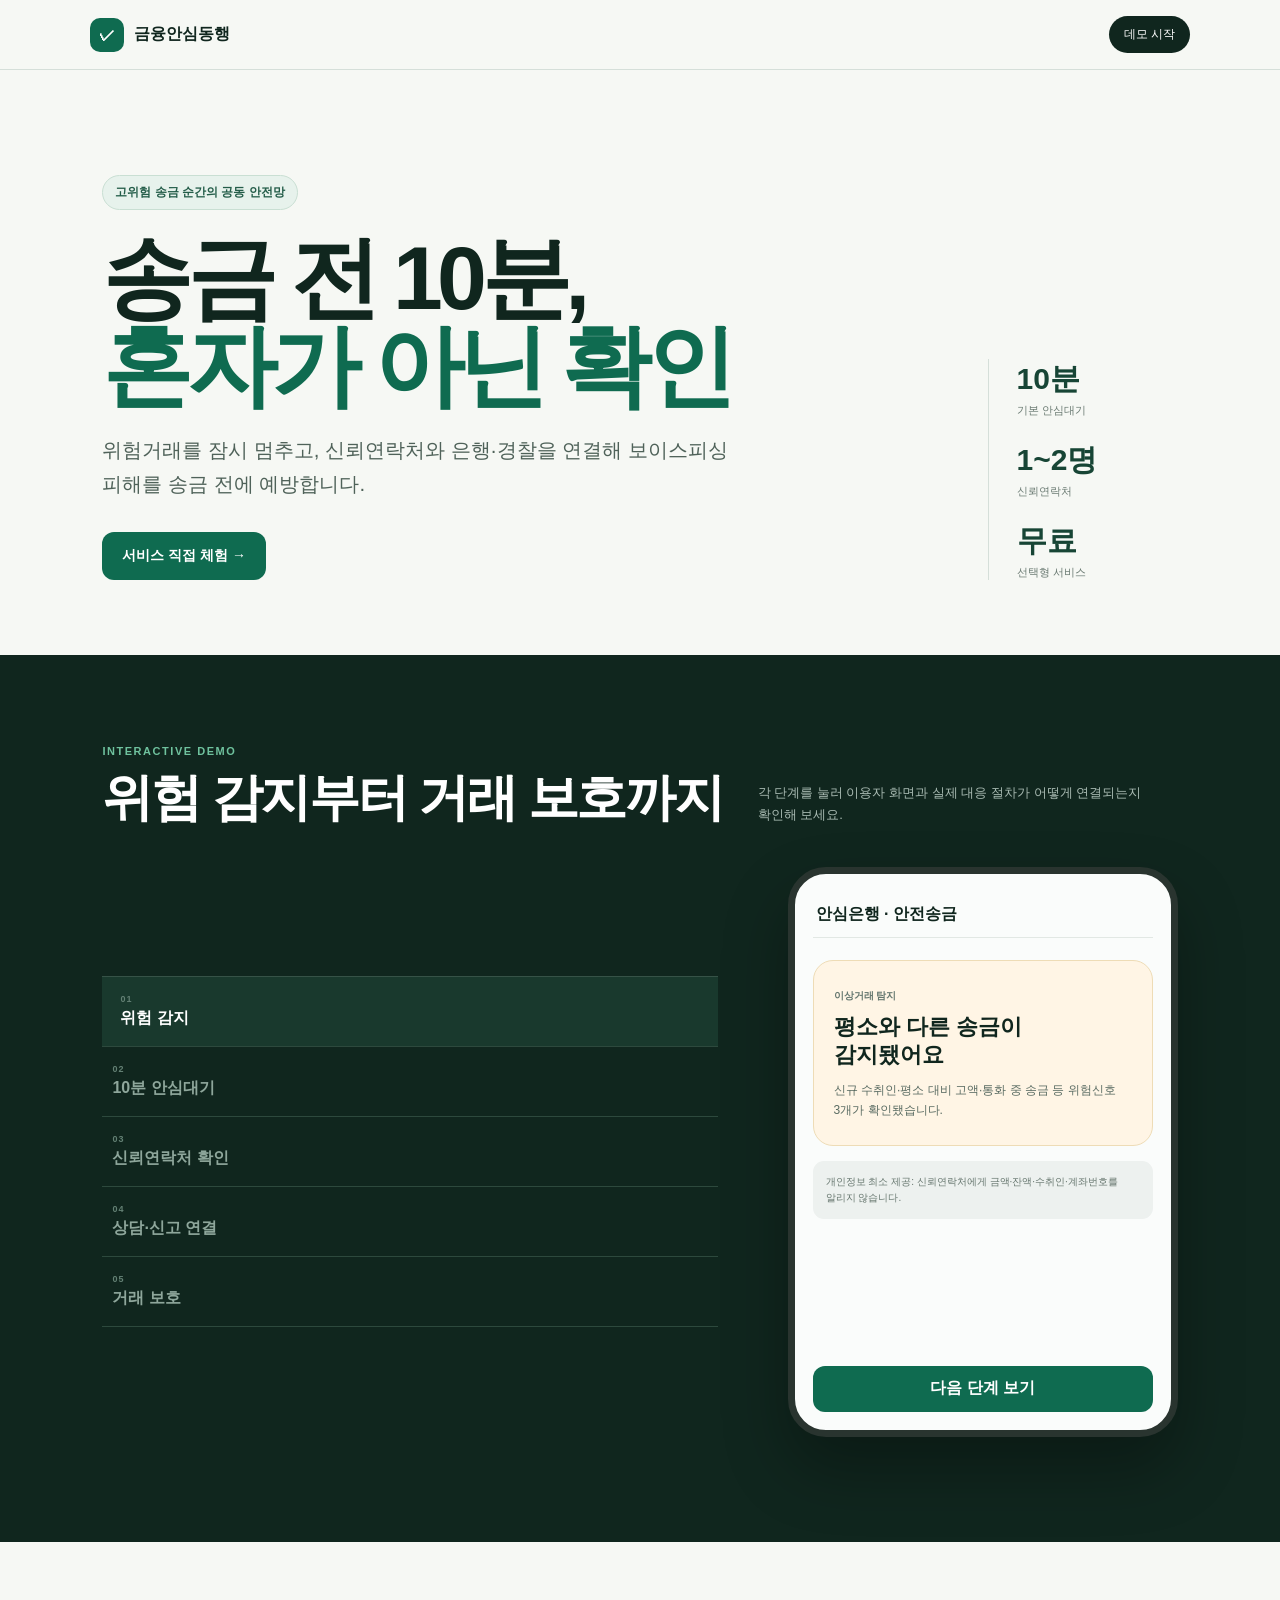
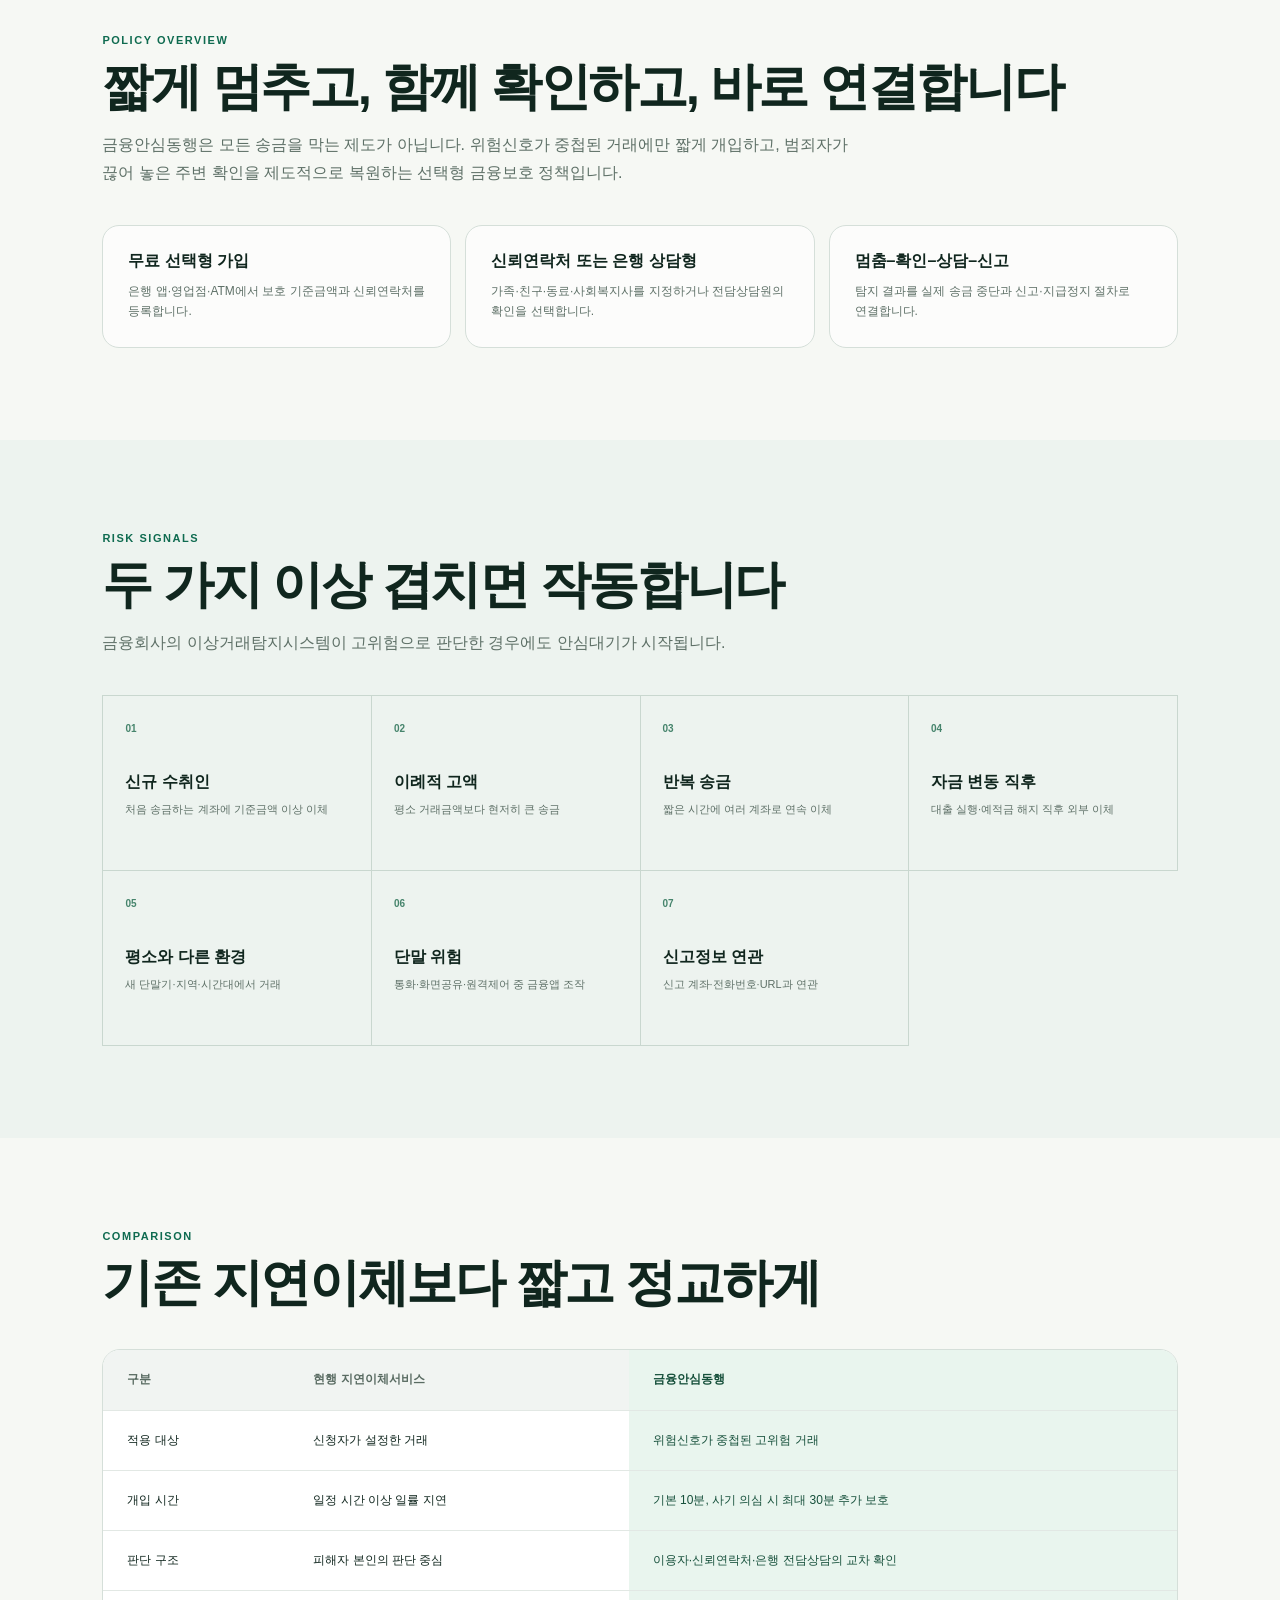
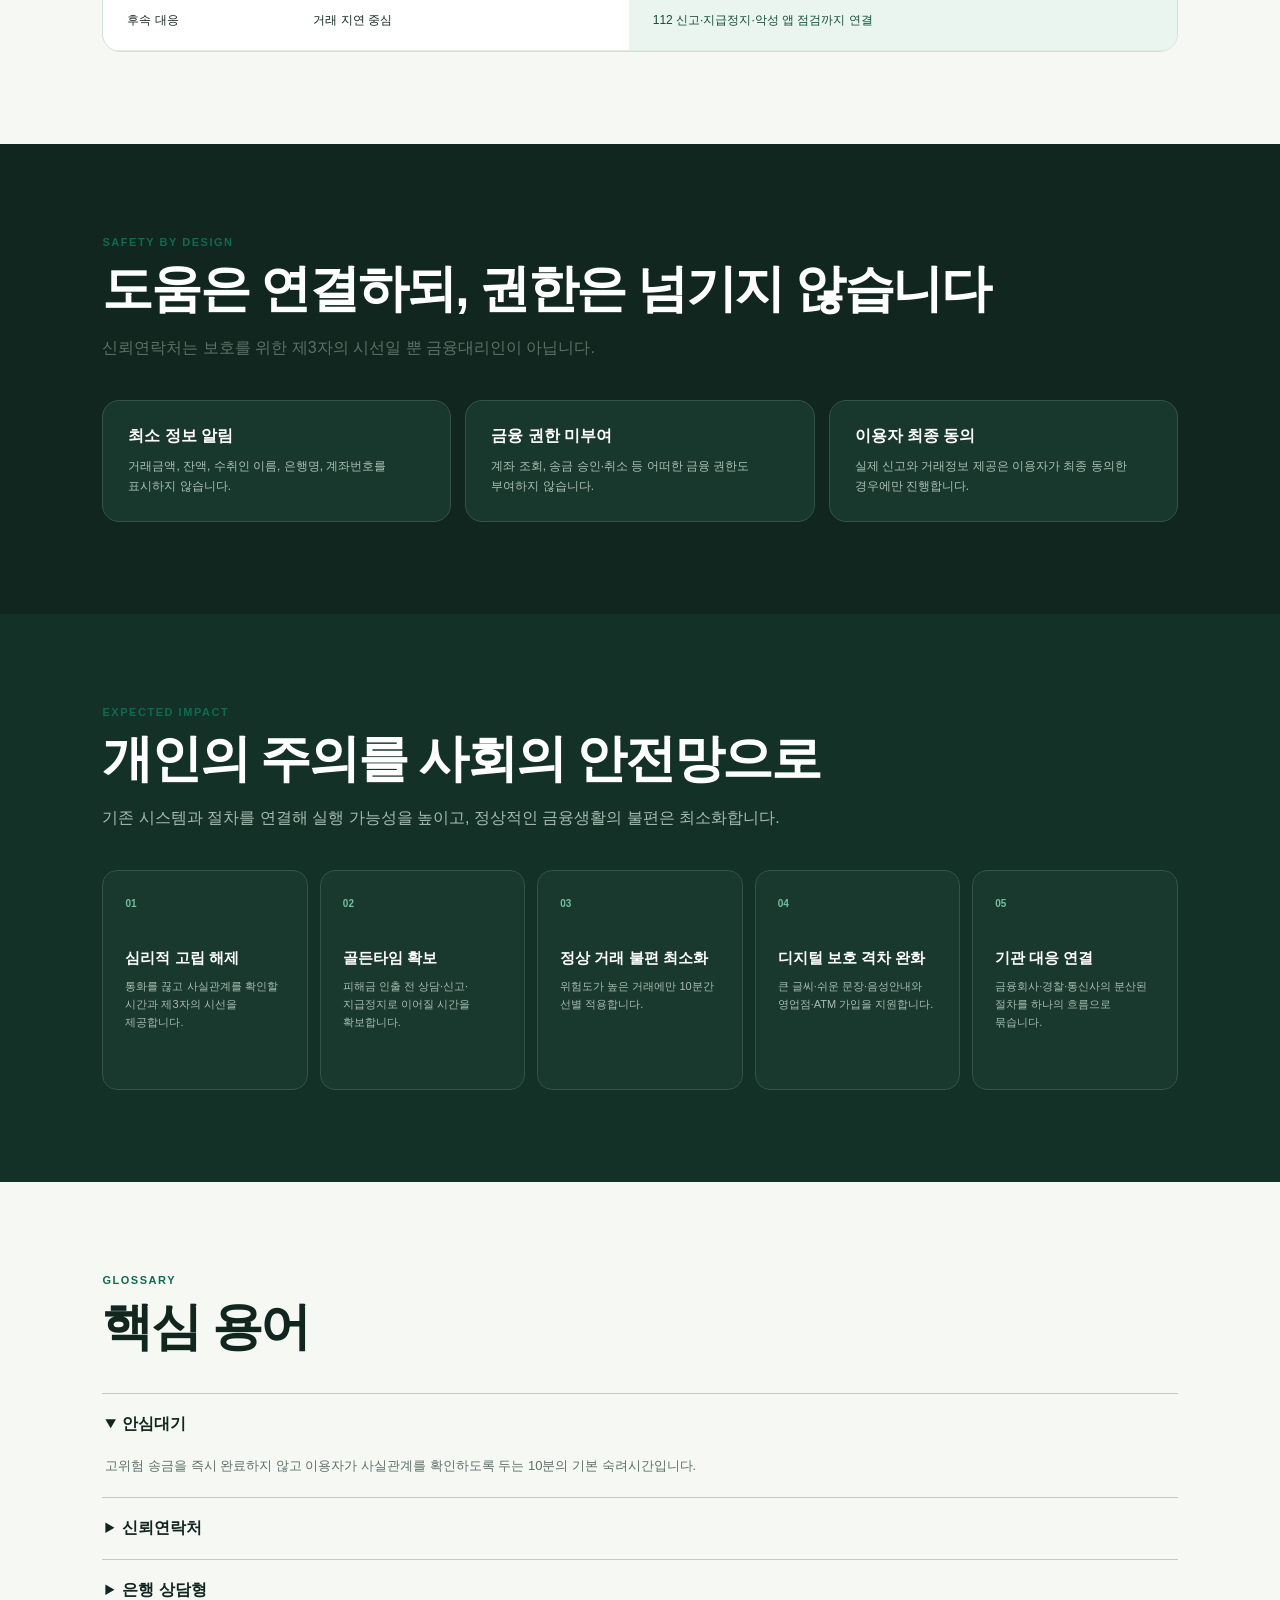
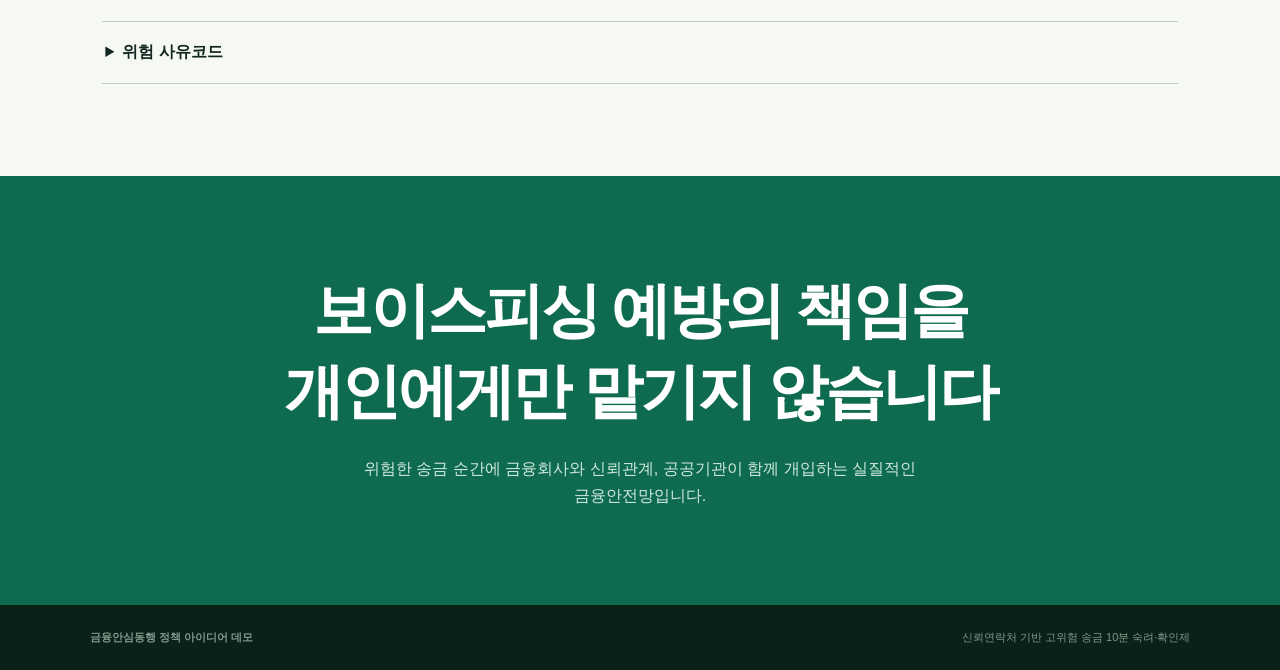
<file: 금융안심동행_데모.html>
<!doctype html>
<html lang="ko">
<head>
  <meta charset="utf-8">
  <meta name="viewport" content="width=device-width,initial-scale=1">
  <meta name="description" content="신뢰연락처 기반 고위험 송금 10분 숙려·확인제, 금융안심동행 정책 데모">
  <title>금융안심동행 | 정책 아이디어 데모</title>
  <style>
    :root{--ink:#10261e;--green:#0f6b50;--mint:#e9f4ee;--paper:#f6f8f4;--line:#d5dfd9;--muted:#5e7067;--red:#a63b35;--amber:#a36100}*{box-sizing:border-box}html{scroll-behavior:smooth}body{margin:0;background:var(--paper);color:var(--ink);font-family:"Noto Sans KR","Malgun Gothic",Arial,sans-serif;word-break:keep-all}a{color:inherit;text-decoration:none}button{font:inherit}.nav{position:sticky;top:0;z-index:5;height:70px;padding:0 clamp(20px,7vw,110px);display:flex;align-items:center;justify-content:space-between;background:rgba(246,248,244,.94);border-bottom:1px solid var(--line);backdrop-filter:blur(14px)}.logo{display:flex;gap:10px;align-items:center;font-weight:900}.mark{display:grid;place-items:center;width:34px;height:34px;border-radius:10px;background:var(--green);color:#fff}.nav a:last-child{padding:10px 15px;border-radius:999px;background:var(--ink);color:#fff;font-size:12px}.hero{min-height:560px;padding:105px clamp(20px,8vw,126px) 75px;display:grid;grid-template-columns:1fr 190px;gap:60px;align-items:end}.tag{display:inline-block;padding:8px 12px;border:1px solid #c9dfd3;border-radius:999px;background:#e7f2ec;color:#245d49;font-size:12px;font-weight:800}.hero h1{margin:25px 0 22px;font-size:clamp(48px,7vw,94px);line-height:.98;letter-spacing:-.065em}.hero h1 em{font-style:normal;color:var(--green)}.lead{max-width:680px;margin:0;color:#4f6259;font-size:clamp(17px,1.6vw,21px);line-height:1.7}.cta{display:inline-block;margin-top:30px;padding:15px 20px;border-radius:12px;background:var(--green);color:#fff;font-weight:800;font-size:14px}.stats{display:grid;gap:22px;padding-left:28px;border-left:1px solid var(--line)}.stats strong{display:block;font-size:30px;color:#174535}.stats span{font-size:11px;color:#6a7a72}.dark{padding:90px clamp(20px,8vw,126px) 105px;background:var(--ink);color:#fff}.heading{max-width:1200px;margin:0 auto 40px;display:flex;justify-content:space-between;align-items:end;gap:35px}.eyebrow{display:block;margin-bottom:12px;color:#6fc29e;font-size:11px;font-weight:900;letter-spacing:.14em}.heading h2,.section h2{margin:0;font-size:clamp(34px,4vw,54px);line-height:1.12;letter-spacing:-.045em}.heading p{max-width:420px;margin:0;color:#a8bab2;font-size:13px;line-height:1.7}.demo{max-width:1200px;margin:auto;display:grid;grid-template-columns:1fr 390px;gap:70px;align-items:center}.steps{border-top:1px solid #365247}.step{width:100%;padding:17px 10px;border:0;border-bottom:1px solid #2d493d;background:transparent;color:#8ea69b;text-align:left;cursor:pointer;font-weight:800}.step.active{padding-left:18px;background:#19392d;color:#fff}.step small{display:block;margin-bottom:4px;color:#638074;font-size:9px;letter-spacing:.12em}.phone{min-height:570px;padding:18px;border:7px solid #29342f;border-radius:38px;background:#fafcfb;color:var(--ink);box-shadow:0 32px 65px rgba(0,0,0,.3);display:flex;flex-direction:column}.phonebar{padding:12px 3px;border-bottom:1px solid #e2e8e4;font-weight:900}.screen{margin-top:22px;padding:24px 20px;border:1px solid #d4e6dc;border-radius:20px;background:#edf7f2}.screen.warning{background:#fff5e5;border-color:#eedcb6}.screen.danger{background:#fff0ef;border-color:#edcecb}.screen.success{background:#e9f7f0;border-color:#c7e4d6}.screen small{color:#65776f;font-size:10px;font-weight:900}.screen h3{margin:10px 0;font-size:22px;line-height:1.3}.screen p{margin:0;color:#596b62;font-size:12px;line-height:1.7}.privacy{margin:15px 0 0;padding:13px;border-radius:11px;background:#edf1ef;color:#66766e;font-size:10px;line-height:1.6}.phone button{width:100%;margin-top:auto;height:46px;border:0;border-radius:12px;background:var(--green);color:#fff;cursor:pointer;font-weight:900}.section{padding:92px clamp(20px,8vw,126px)}.section-head{max-width:1200px;margin:0 auto 38px}.section-head .eyebrow{color:var(--green)}.section-head p{max-width:760px;color:var(--muted);line-height:1.75}.cards{max-width:1200px;margin:auto;display:grid;grid-template-columns:repeat(3,1fr);gap:14px}.card{padding:25px;border:1px solid var(--line);border-radius:17px;background:rgba(255,255,255,.65)}.card b{display:block;margin-bottom:9px}.card p{margin:0;color:var(--muted);font-size:12px;line-height:1.7}.signals{background:#edf3ef}.signal-grid{max-width:1200px;margin:auto;display:grid;grid-template-columns:repeat(4,1fr);border-left:1px solid #c9d7cf;border-top:1px solid #c9d7cf}.signal-grid article{min-height:175px;padding:22px;border-right:1px solid #c9d7cf;border-bottom:1px solid #c9d7cf}.signal-grid span{color:#46846c;font-size:10px;font-weight:900}.signal-grid h3{margin:36px 0 8px;font-size:16px}.signal-grid p{margin:0;color:var(--muted);font-size:11px;line-height:1.6}.table{max-width:1200px;margin:auto;overflow:auto;border:1px solid var(--line);border-radius:18px;background:#fff}.table table{width:100%;min-width:720px;border-collapse:collapse}.table th,.table td{padding:20px 24px;border-bottom:1px solid #e2e8e4;text-align:left;font-size:12px;line-height:1.6}.table th{background:#f1f4f2;color:#596b62}.table .ours{background:#e9f5ee;color:#154f3a}.principles{background:var(--ink);color:#fff}.principle-grid{max-width:1200px;margin:auto;display:grid;grid-template-columns:repeat(3,1fr);gap:14px}.principle-grid .card{border-color:#365247;background:#19382d}.principle-grid .card p{color:#adc0b7}.impact{background:#143127;color:#fff}.impact .section-head p{color:#a8bab2}.impact-grid{max-width:1200px;margin:auto;display:grid;grid-template-columns:repeat(5,1fr);gap:12px}.impact-grid article{min-height:220px;padding:22px;border:1px solid #355246;border-radius:15px;background:#1a392e}.impact-grid span{color:#71bf9e;font-size:10px;font-weight:900}.impact-grid h3{margin:38px 0 9px;font-size:15px}.impact-grid p{margin:0;color:#a9bbb3;font-size:11px;line-height:1.65}.glossary{max-width:1200px;margin:auto}.glossary details{border-top:1px solid #bdcdc5}.glossary details:last-child{border-bottom:1px solid #bdcdc5}.glossary summary{padding:20px 3px;cursor:pointer;font-weight:900}.glossary p{margin:0;padding:0 3px 20px;color:var(--muted);font-size:13px;line-height:1.7}.closing{padding:95px 20px;text-align:center;background:var(--green);color:#fff}.closing h2{max-width:780px;margin:auto;font-size:clamp(34px,5vw,60px);letter-spacing:-.05em}.closing p{max-width:680px;margin:22px auto 0;color:#d0e9df;line-height:1.7}footer{padding:25px clamp(20px,7vw,110px);display:flex;justify-content:space-between;background:#0b2118;color:#82978d;font-size:11px}@media(max-width:800px){.hero{grid-template-columns:1fr;min-height:auto}.stats{grid-template-columns:repeat(3,1fr);border-left:0;border-top:1px solid var(--line);padding:20px 0 0}.heading{display:block}.heading p{margin-top:18px}.demo{grid-template-columns:1fr}.steps{order:2}.cards{grid-template-columns:1fr}.signal-grid{grid-template-columns:repeat(2,1fr)}.principle-grid{grid-template-columns:1fr}.impact-grid{grid-template-columns:repeat(2,1fr)}}@media(max-width:480px){.nav{height:62px}.hero{padding-top:65px}.hero h1{font-size:47px}.phone{min-height:540px}.signal-grid,.impact-grid{grid-template-columns:1fr}footer{flex-direction:column;gap:8px}}
  </style>
</head>
<body>
  <nav class="nav"><a class="logo" href="#top"><span class="mark">✓</span>금융안심동행</a><a href="#demo">데모 시작</a></nav>
  <header class="hero" id="top"><div><span class="tag">고위험 송금 순간의 공동 안전망</span><h1>송금 전 10분,<br><em>혼자가 아닌 확인</em></h1><p class="lead">위험거래를 잠시 멈추고, 신뢰연락처와 은행·경찰을 연결해 보이스피싱 피해를 송금 전에 예방합니다.</p><a class="cta" href="#demo">서비스 직접 체험 →</a></div><aside class="stats"><div><strong>10분</strong><span>기본 안심대기</span></div><div><strong>1~2명</strong><span>신뢰연락처</span></div><div><strong>무료</strong><span>선택형 서비스</span></div></aside></header>
  <section class="dark" id="demo"><div class="heading"><div><span class="eyebrow">INTERACTIVE DEMO</span><h2>위험 감지부터 거래 보호까지</h2></div><p>각 단계를 눌러 이용자 화면과 실제 대응 절차가 어떻게 연결되는지 확인해 보세요.</p></div><div class="demo"><div class="steps" id="steps"></div><div class="phone"><div class="phonebar">안심은행 · 안전송금</div><div class="screen warning" id="screen"><small id="screenEyebrow"></small><h3 id="screenTitle"></h3><p id="screenBody"></p></div><div class="privacy">개인정보 최소 제공: 신뢰연락처에게 금액·잔액·수취인·계좌번호를 알리지 않습니다.</div><button id="next">다음 단계 보기</button></div></div></section>
  <section class="section"><div class="section-head"><span class="eyebrow">POLICY OVERVIEW</span><h2>짧게 멈추고, 함께 확인하고, 바로 연결합니다</h2><p>금융안심동행은 모든 송금을 막는 제도가 아닙니다. 위험신호가 중첩된 거래에만 짧게 개입하고, 범죄자가 끊어 놓은 주변 확인을 제도적으로 복원하는 선택형 금융보호 정책입니다.</p></div><div class="cards"><article class="card"><b>무료 선택형 가입</b><p>은행 앱·영업점·ATM에서 보호 기준금액과 신뢰연락처를 등록합니다.</p></article><article class="card"><b>신뢰연락처 또는 은행 상담형</b><p>가족·친구·동료·사회복지사를 지정하거나 전담상담원의 확인을 선택합니다.</p></article><article class="card"><b>멈춤–확인–상담–신고</b><p>탐지 결과를 실제 송금 중단과 신고·지급정지 절차로 연결합니다.</p></article></div></section>
  <section class="section signals"><div class="section-head"><span class="eyebrow">RISK SIGNALS</span><h2>두 가지 이상 겹치면 작동합니다</h2><p>금융회사의 이상거래탐지시스템이 고위험으로 판단한 경우에도 안심대기가 시작됩니다.</p></div><div class="signal-grid" id="signals"></div></section>
  <section class="section"><div class="section-head"><span class="eyebrow">COMPARISON</span><h2>기존 지연이체보다 짧고 정교하게</h2></div><div class="table"><table><thead><tr><th>구분</th><th>현행 지연이체서비스</th><th class="ours">금융안심동행</th></tr></thead><tbody><tr><td>적용 대상</td><td>신청자가 설정한 거래</td><td class="ours">위험신호가 중첩된 고위험 거래</td></tr><tr><td>개입 시간</td><td>일정 시간 이상 일률 지연</td><td class="ours">기본 10분, 사기 의심 시 최대 30분 추가 보호</td></tr><tr><td>판단 구조</td><td>피해자 본인의 판단 중심</td><td class="ours">이용자·신뢰연락처·은행 전담상담의 교차 확인</td></tr><tr><td>후속 대응</td><td>거래 지연 중심</td><td class="ours">112 신고·지급정지·악성 앱 점검까지 연결</td></tr></tbody></table></div></section>
  <section class="section principles"><div class="section-head"><span class="eyebrow">SAFETY BY DESIGN</span><h2>도움은 연결하되, 권한은 넘기지 않습니다</h2><p>신뢰연락처는 보호를 위한 제3자의 시선일 뿐 금융대리인이 아닙니다.</p></div><div class="principle-grid"><article class="card"><b>최소 정보 알림</b><p>거래금액, 잔액, 수취인 이름, 은행명, 계좌번호를 표시하지 않습니다.</p></article><article class="card"><b>금융 권한 미부여</b><p>계좌 조회, 송금 승인·취소 등 어떠한 금융 권한도 부여하지 않습니다.</p></article><article class="card"><b>이용자 최종 동의</b><p>실제 신고와 거래정보 제공은 이용자가 최종 동의한 경우에만 진행합니다.</p></article></div></section>
  <section class="section impact"><div class="section-head"><span class="eyebrow">EXPECTED IMPACT</span><h2>개인의 주의를 사회의 안전망으로</h2><p>기존 시스템과 절차를 연결해 실행 가능성을 높이고, 정상적인 금융생활의 불편은 최소화합니다.</p></div><div class="impact-grid"><article><span>01</span><h3>심리적 고립 해제</h3><p>통화를 끊고 사실관계를 확인할 시간과 제3자의 시선을 제공합니다.</p></article><article><span>02</span><h3>골든타임 확보</h3><p>피해금 인출 전 상담·신고·지급정지로 이어질 시간을 확보합니다.</p></article><article><span>03</span><h3>정상 거래 불편 최소화</h3><p>위험도가 높은 거래에만 10분간 선별 적용합니다.</p></article><article><span>04</span><h3>디지털 보호 격차 완화</h3><p>큰 글씨·쉬운 문장·음성안내와 영업점·ATM 가입을 지원합니다.</p></article><article><span>05</span><h3>기관 대응 연결</h3><p>금융회사·경찰·통신사의 분산된 절차를 하나의 흐름으로 묶습니다.</p></article></div></section>
  <section class="section"><div class="section-head"><span class="eyebrow">GLOSSARY</span><h2>핵심 용어</h2></div><div class="glossary"><details open><summary>안심대기</summary><p>고위험 송금을 즉시 완료하지 않고 이용자가 사실관계를 확인하도록 두는 10분의 기본 숙려시간입니다.</p></details><details><summary>신뢰연락처</summary><p>이용자가 미리 지정한 성인 1~2명으로, 거래 권한 없이 안전 여부 확인과 의심 신호 전달만 담당합니다.</p></details><details><summary>은행 상담형</summary><p>신뢰연락처가 없거나 원하지 않는 이용자를 위해 은행 전담상담원이 확인을 지원하는 방식입니다.</p></details><details><summary>위험 사유코드</summary><p>통화내용이나 개인정보 대신 금융회사가 공유하는 최소한의 위험 유형 정보입니다.</p></details></div></section>
  <section class="closing"><h2>보이스피싱 예방의 책임을 개인에게만 맡기지 않습니다</h2><p>위험한 송금 순간에 금융회사와 신뢰관계, 공공기관이 함께 개입하는 실질적인 금융안전망입니다.</p></section>
  <footer><b>금융안심동행 정책 아이디어 데모</b><span>신뢰연락처 기반 고위험 송금 10분 숙려·확인제</span></footer>
  <script>
    const data=[
      ['위험 감지','이상거래 탐지','평소와 다른 송금이 감지됐어요','신규 수취인·평소 대비 고액·통화 중 송금 등 위험신호 3개가 확인됐습니다.','warning'],
      ['10분 안심대기','안심대기 09:42','잠시 통화를 끊고 확인해 주세요','10분 동안 송금은 완료되지 않습니다. 상대방이 비밀 유지나 앱 설치를 요구했는지 확인해 보세요.',''],
      ['신뢰연락처 확인','신뢰연락처 알림 전송','김안심 님에게 확인을 요청했어요','금액, 잔액, 수취인, 계좌번호는 공유하지 않습니다. 거래 권한 없이 의심 신호만 전달합니다.',''],
      ['상담·신고 연결','사기 의심 신호 접수','거래를 추가로 보호하고 있어요','최대 30분간 추가 보류되며 은행 전담상담원이 확인합니다. 필요하면 112 신고와 지급정지로 이어집니다.','danger'],
      ['거래 보호','보호 절차 완료','송금이 중단되었습니다','신고용 거래정보를 정리했습니다. 실제 신고와 정보 제공은 이용자의 최종 동의 후 진행됩니다.','success']
    ];
    let current=0;const steps=document.querySelector('#steps'),screen=document.querySelector('#screen'),e=document.querySelector('#screenEyebrow'),t=document.querySelector('#screenTitle'),b=document.querySelector('#screenBody'),next=document.querySelector('#next');
    data.forEach((x,i)=>{const btn=document.createElement('button');btn.className='step';btn.innerHTML=`<small>0${i+1}</small>${x[0]}`;btn.onclick=()=>render(i);steps.appendChild(btn)});
    function render(i){current=i;[...steps.children].forEach((x,n)=>x.classList.toggle('active',n===i));e.textContent=data[i][1];t.textContent=data[i][2];b.textContent=data[i][3];screen.className='screen '+data[i][4];next.textContent=i===data.length-1?'처음부터 다시 보기':'다음 단계 보기'}next.onclick=()=>render((current+1)%data.length);render(0);
    const risks=[['신규 수취인','처음 송금하는 계좌에 기준금액 이상 이체'],['이례적 고액','평소 거래금액보다 현저히 큰 송금'],['반복 송금','짧은 시간에 여러 계좌로 연속 이체'],['자금 변동 직후','대출 실행·예적금 해지 직후 외부 이체'],['평소와 다른 환경','새 단말기·지역·시간대에서 거래'],['단말 위험','통화·화면공유·원격제어 중 금융앱 조작'],['신고정보 연관','신고 계좌·전화번호·URL과 연관']];document.querySelector('#signals').innerHTML=risks.map((r,i)=>`<article><span>0${i+1}</span><h3>${r[0]}</h3><p>${r[1]}</p></article>`).join('');
  </script>
</body>
</html>
</file>
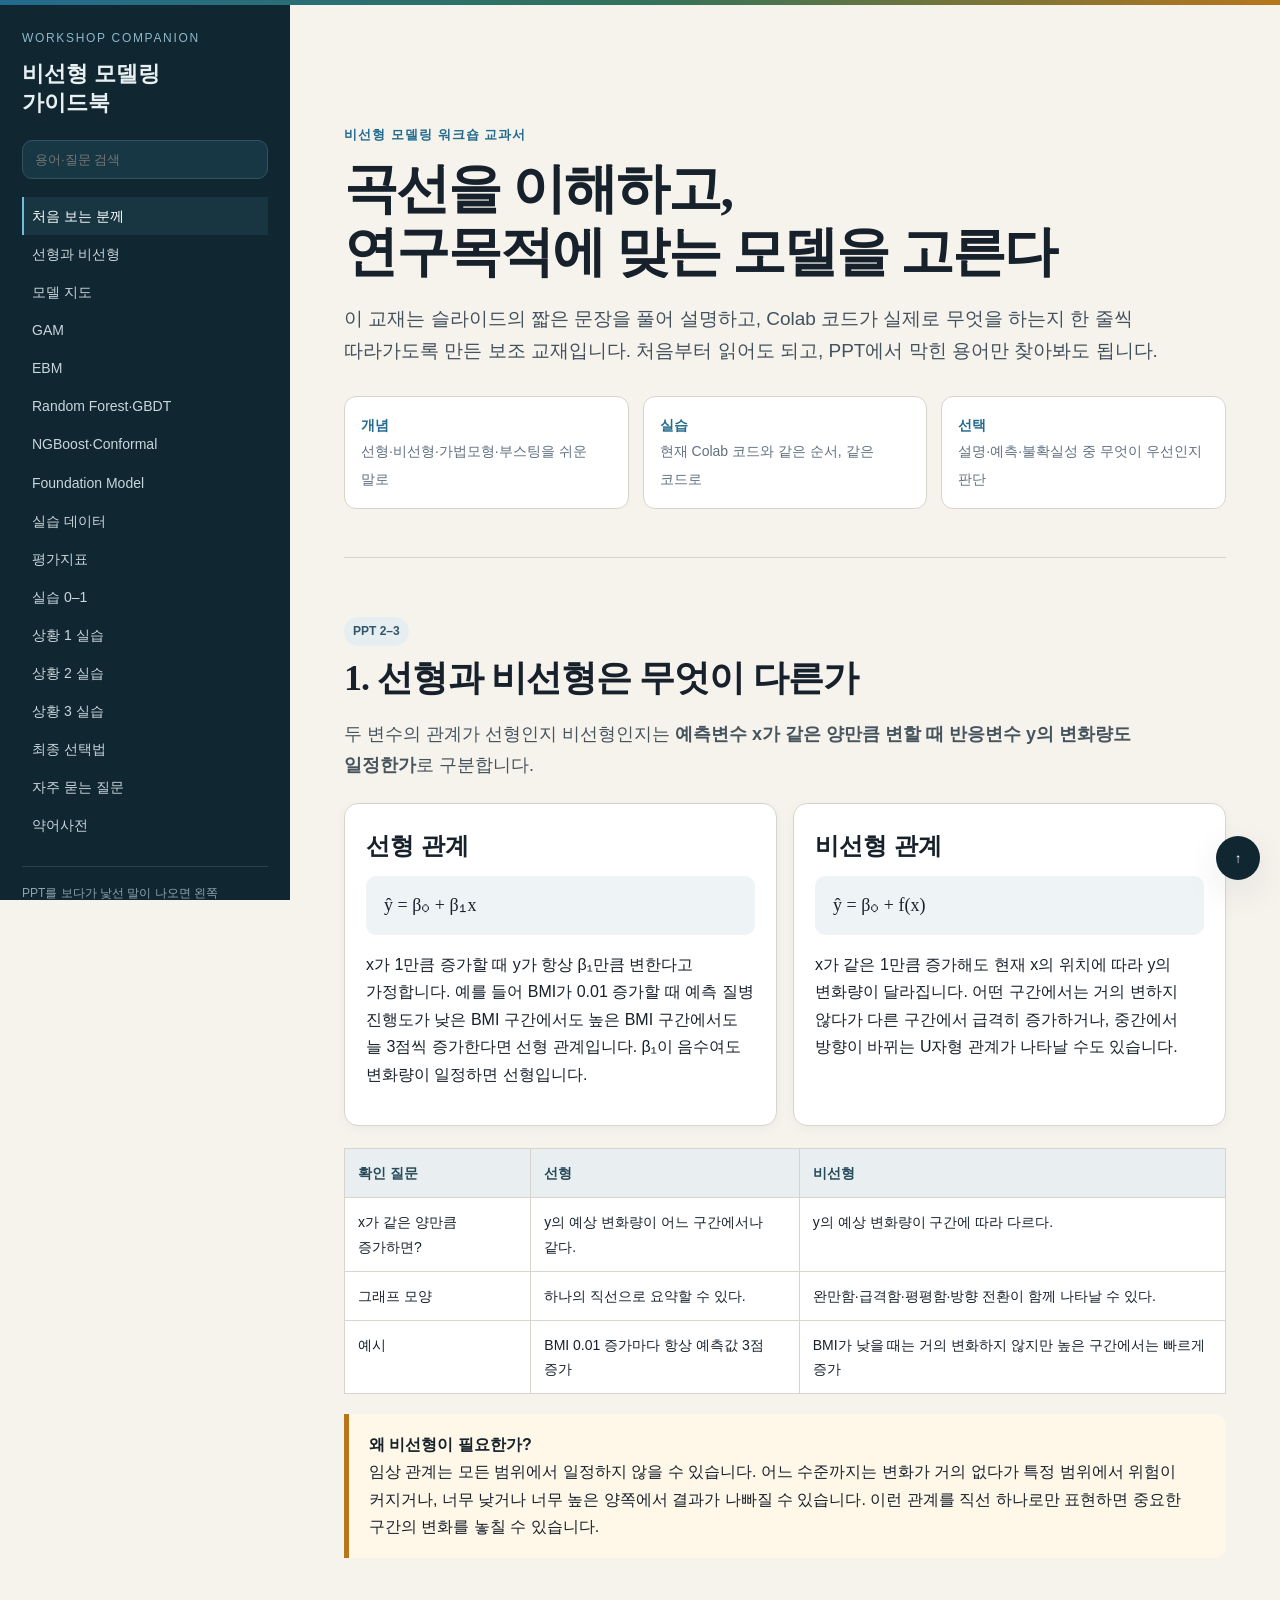
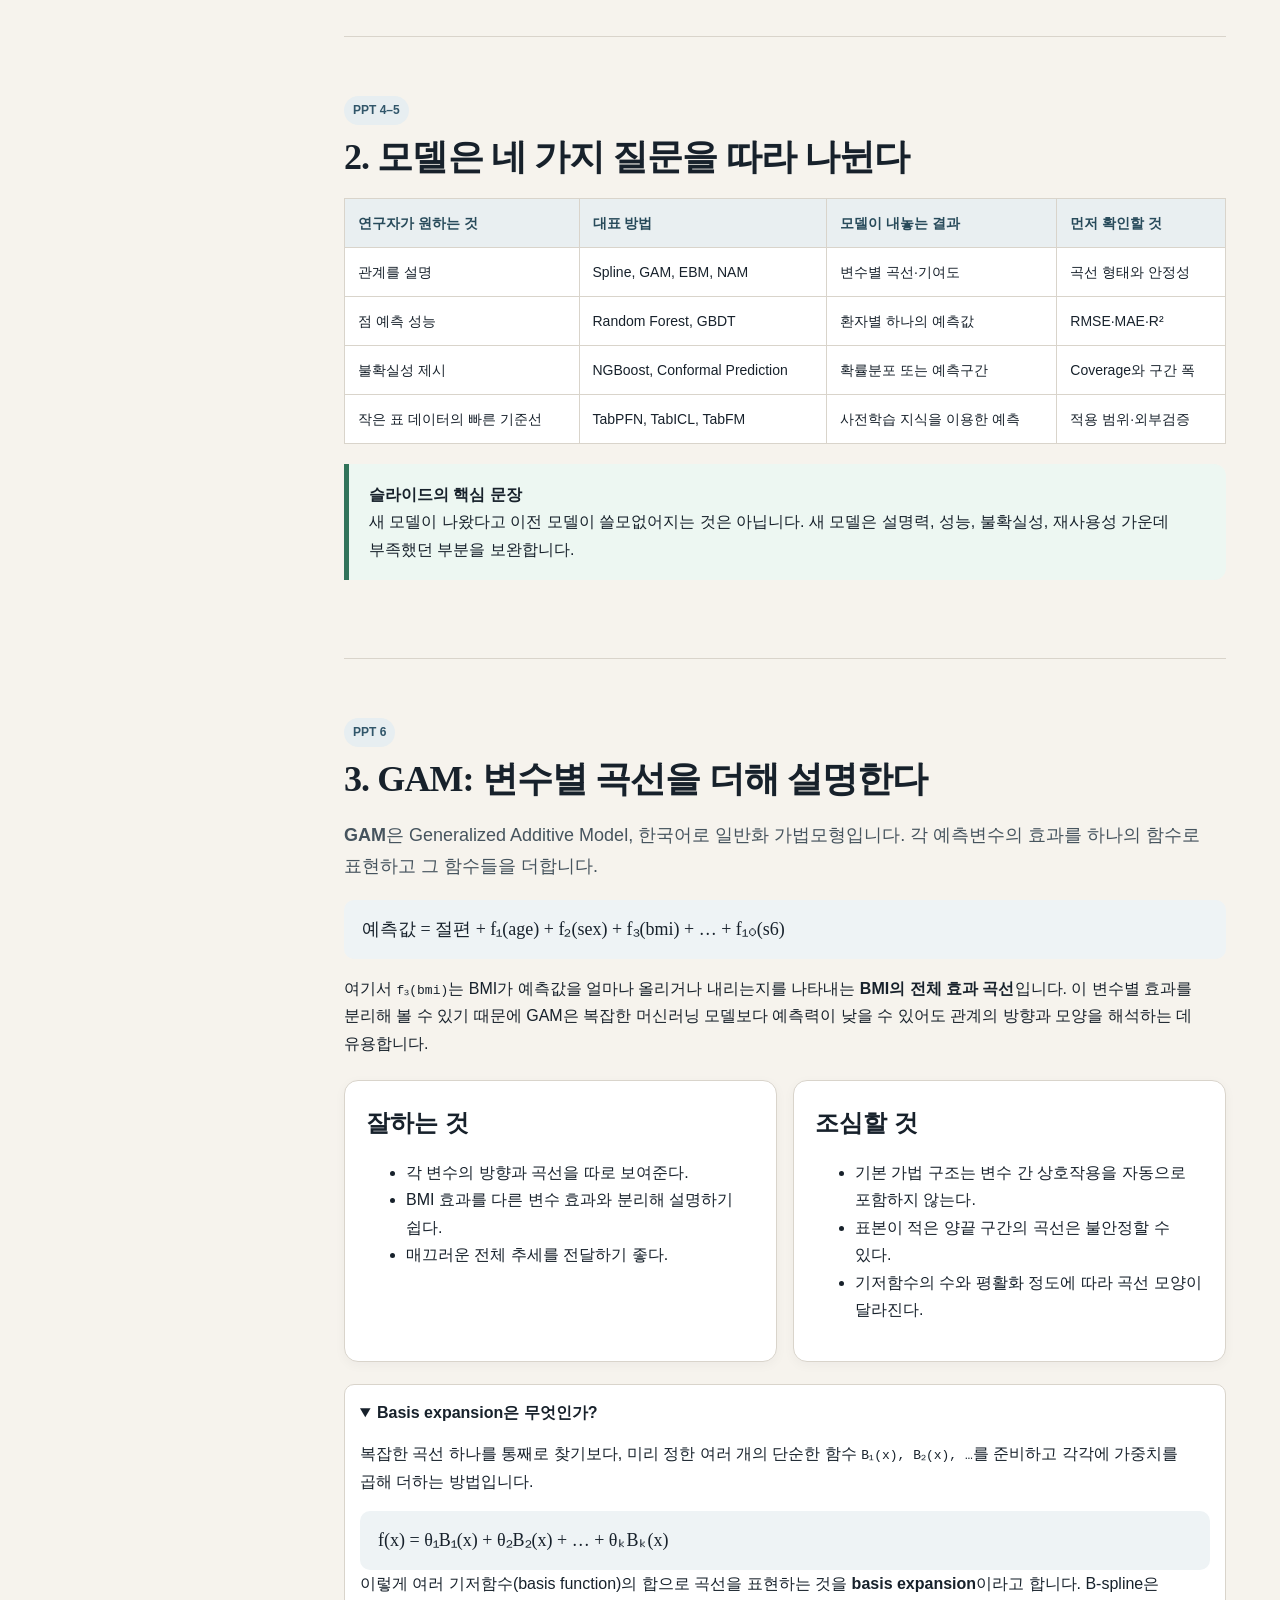
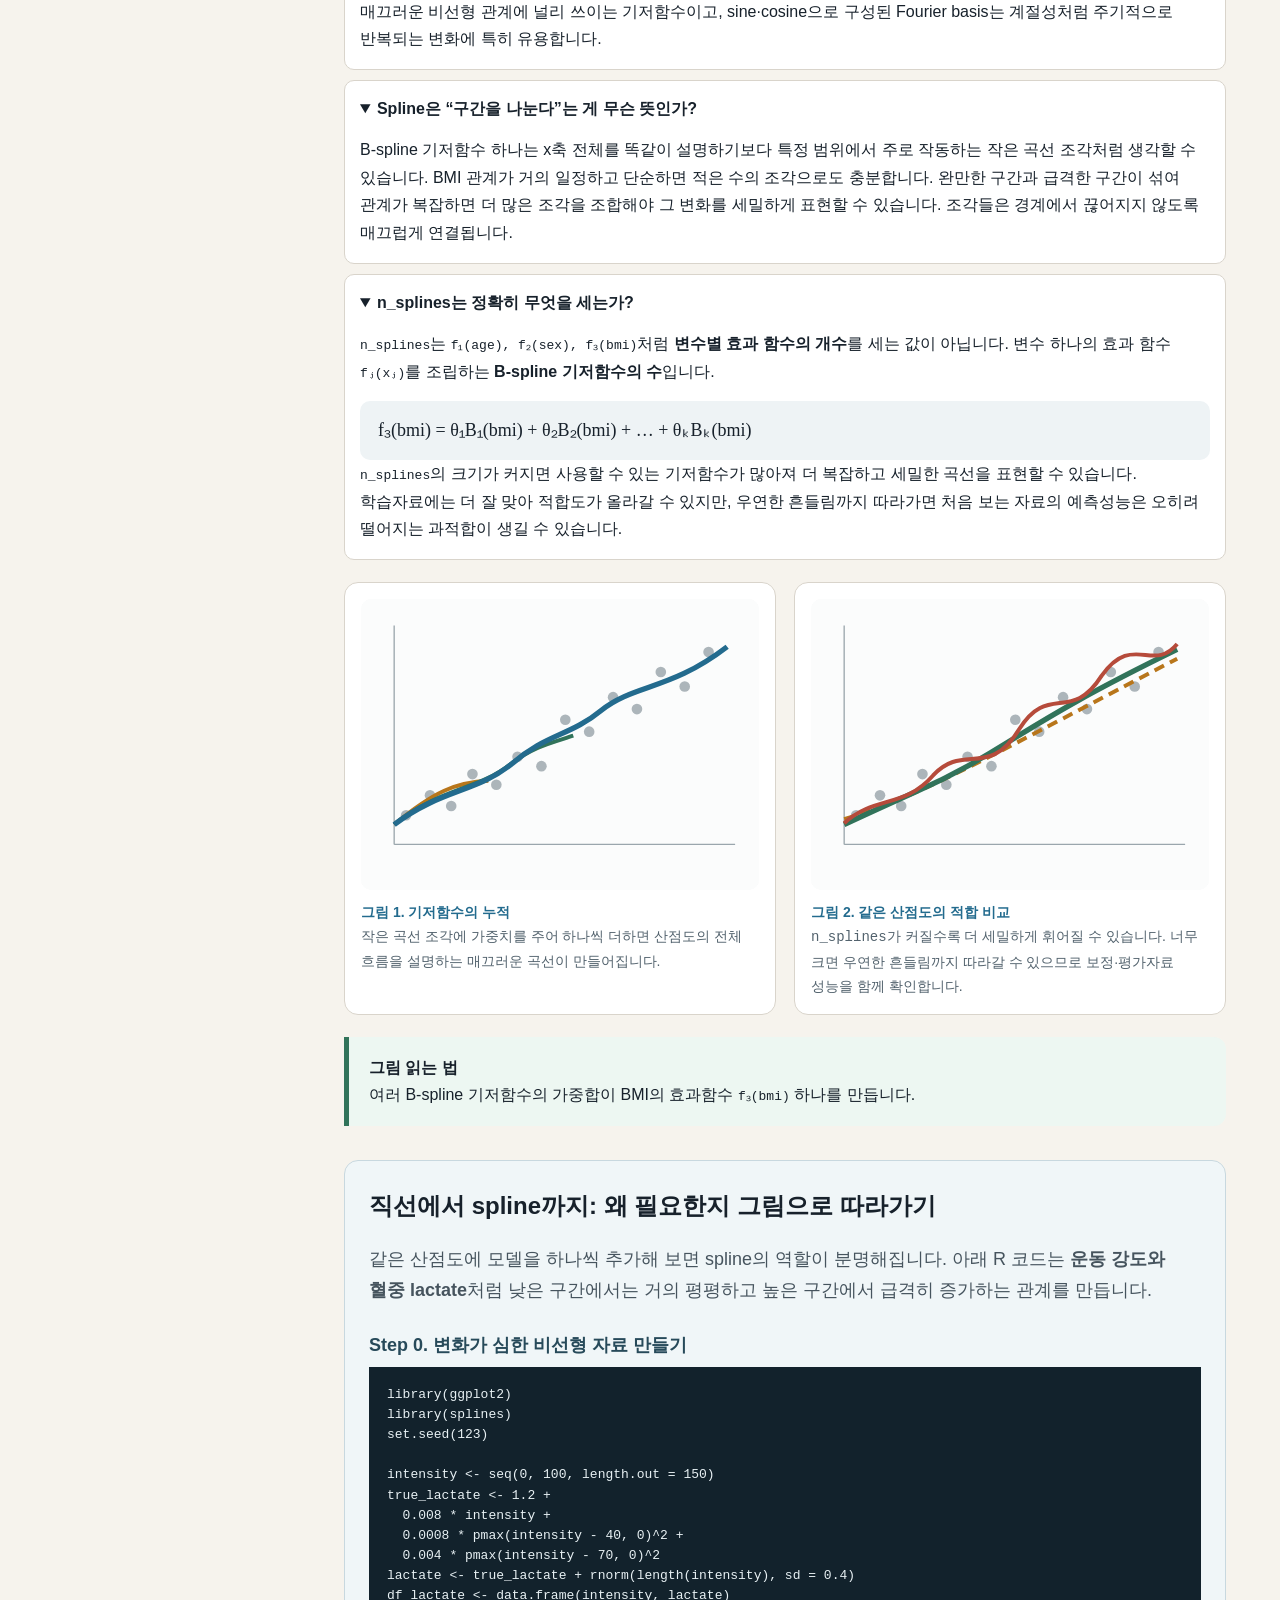
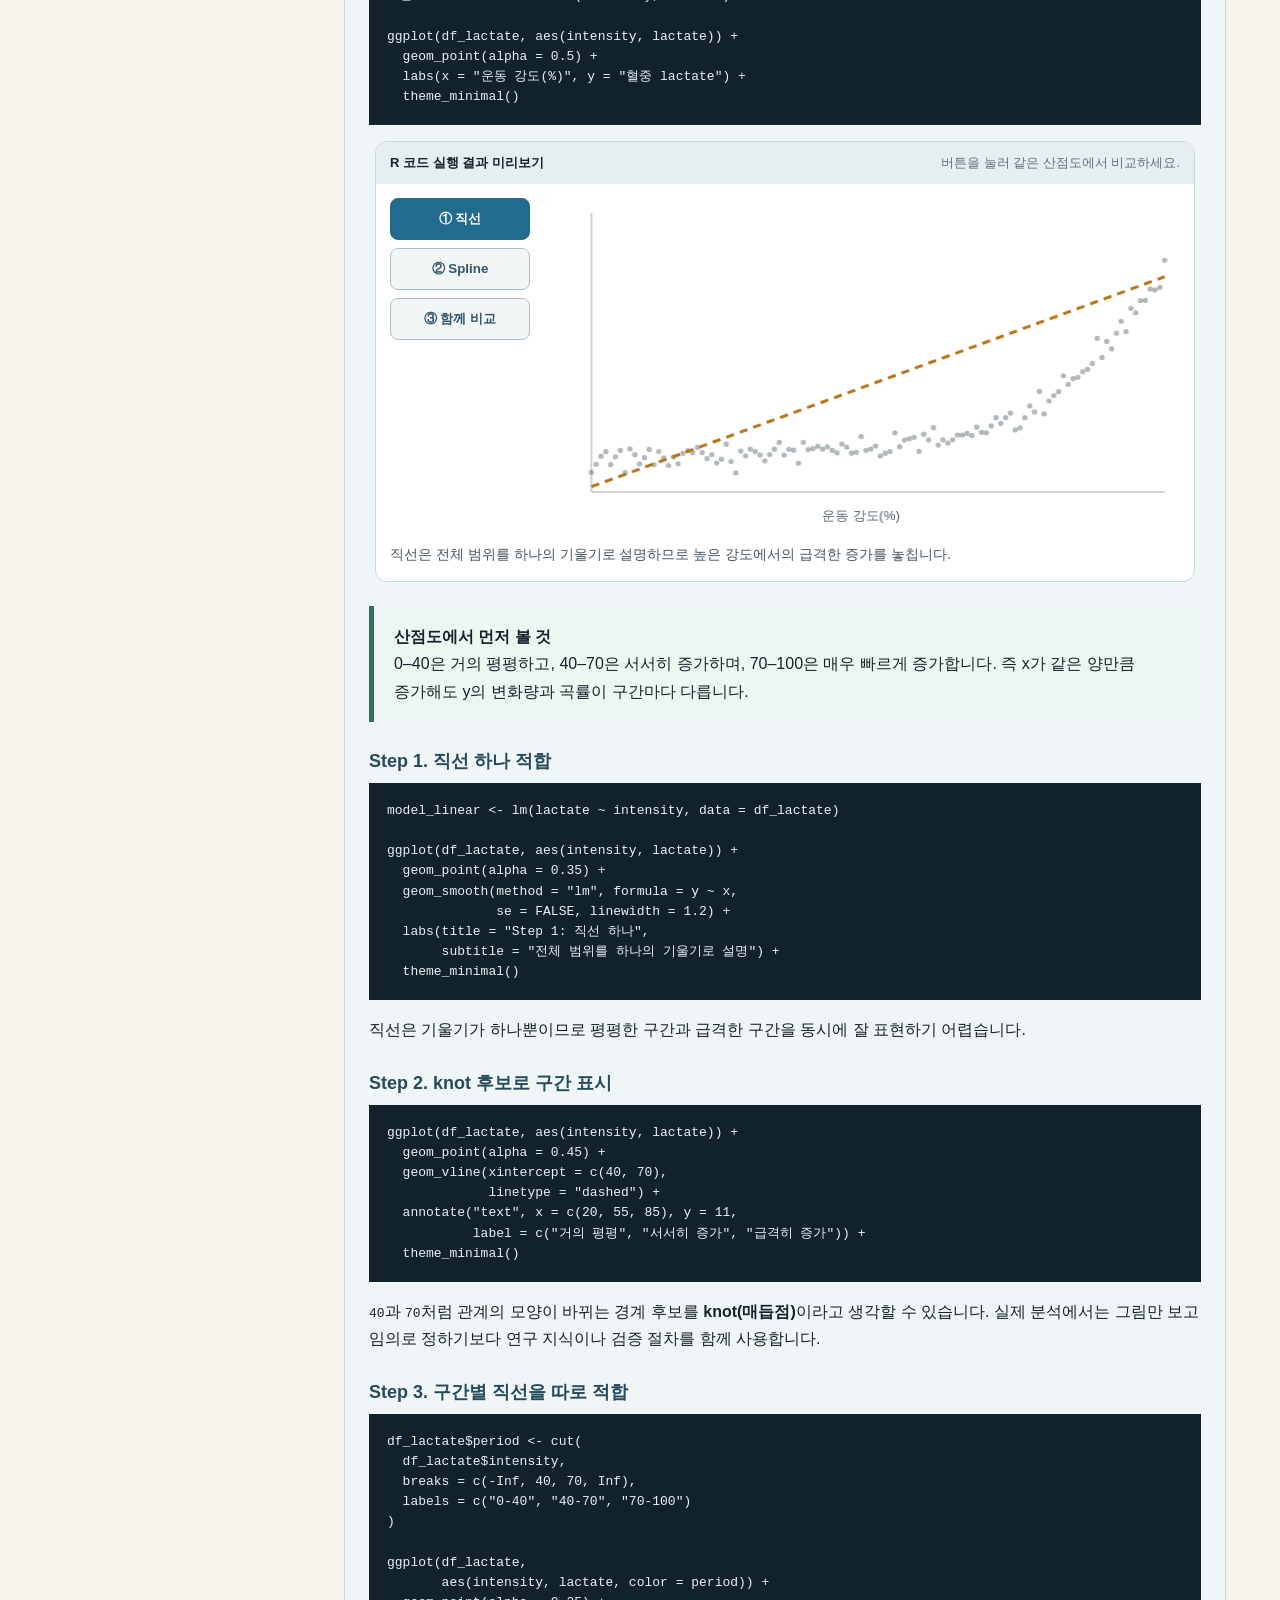
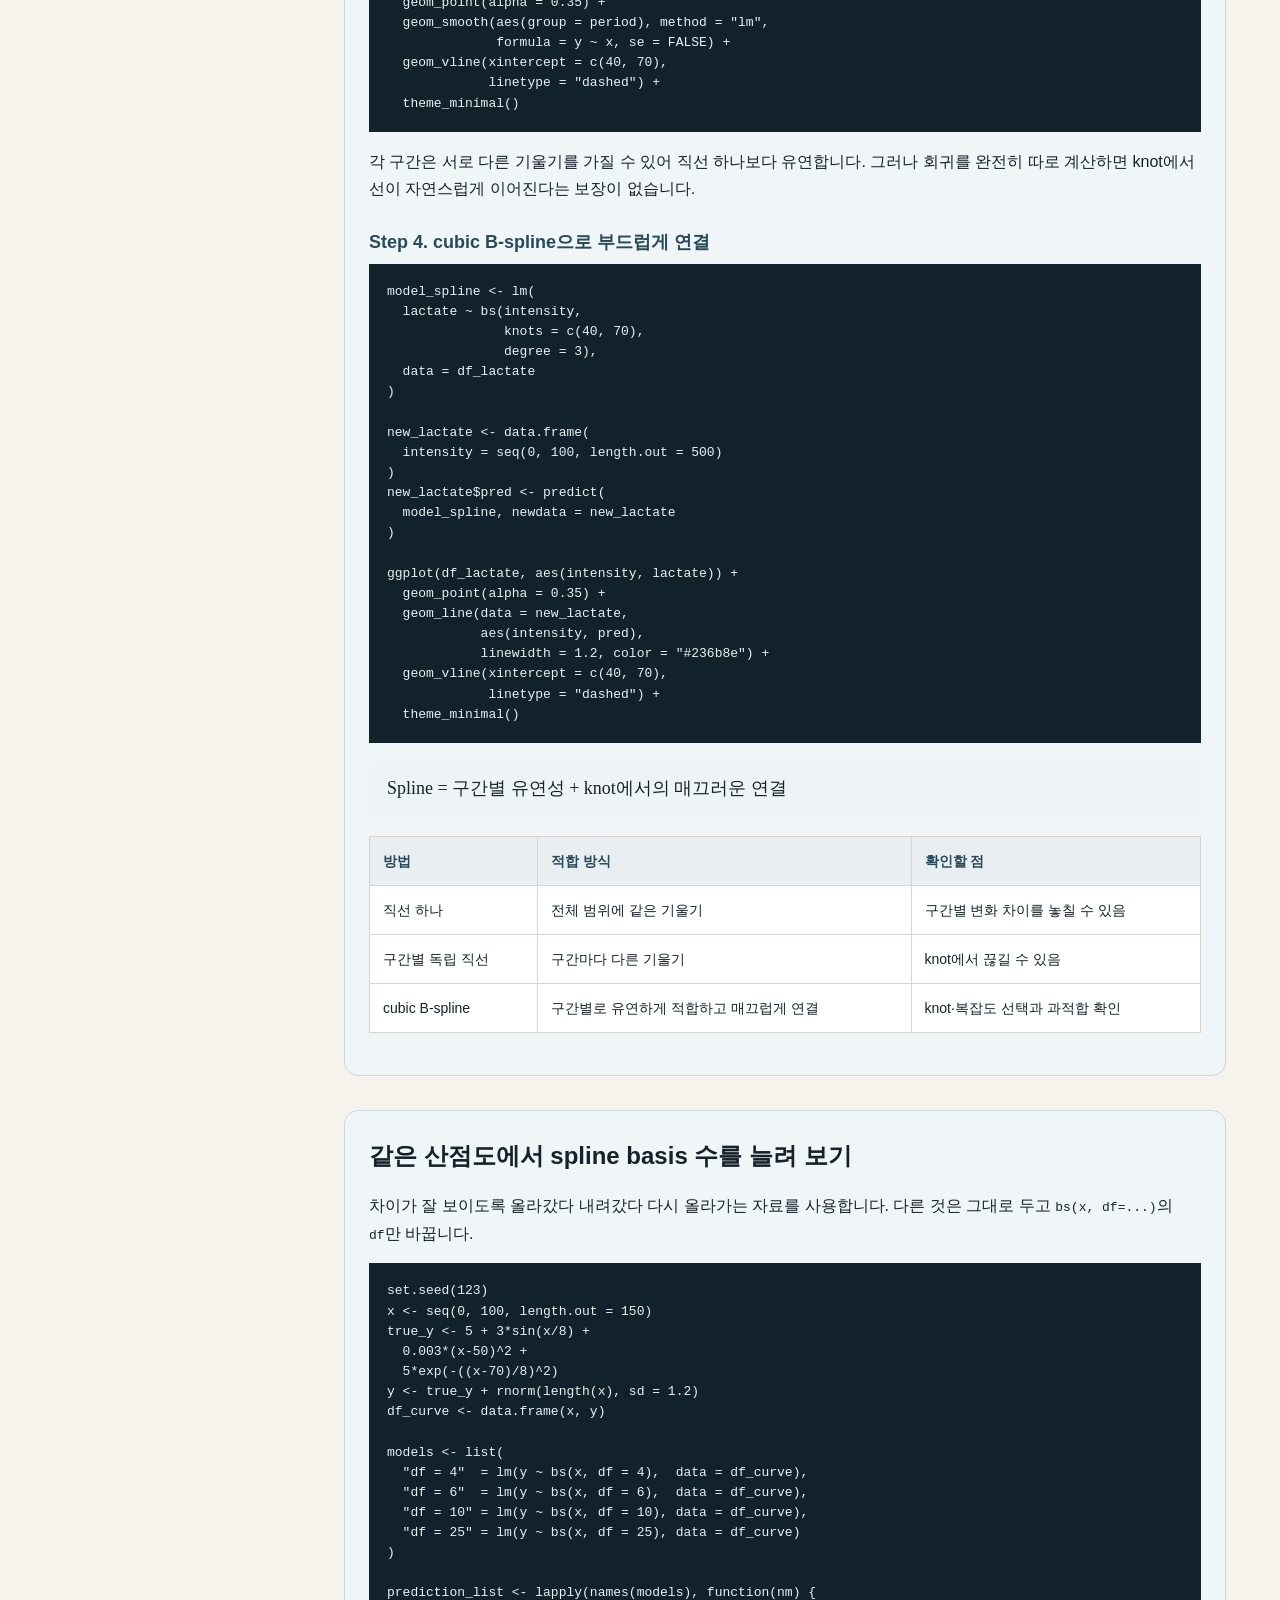
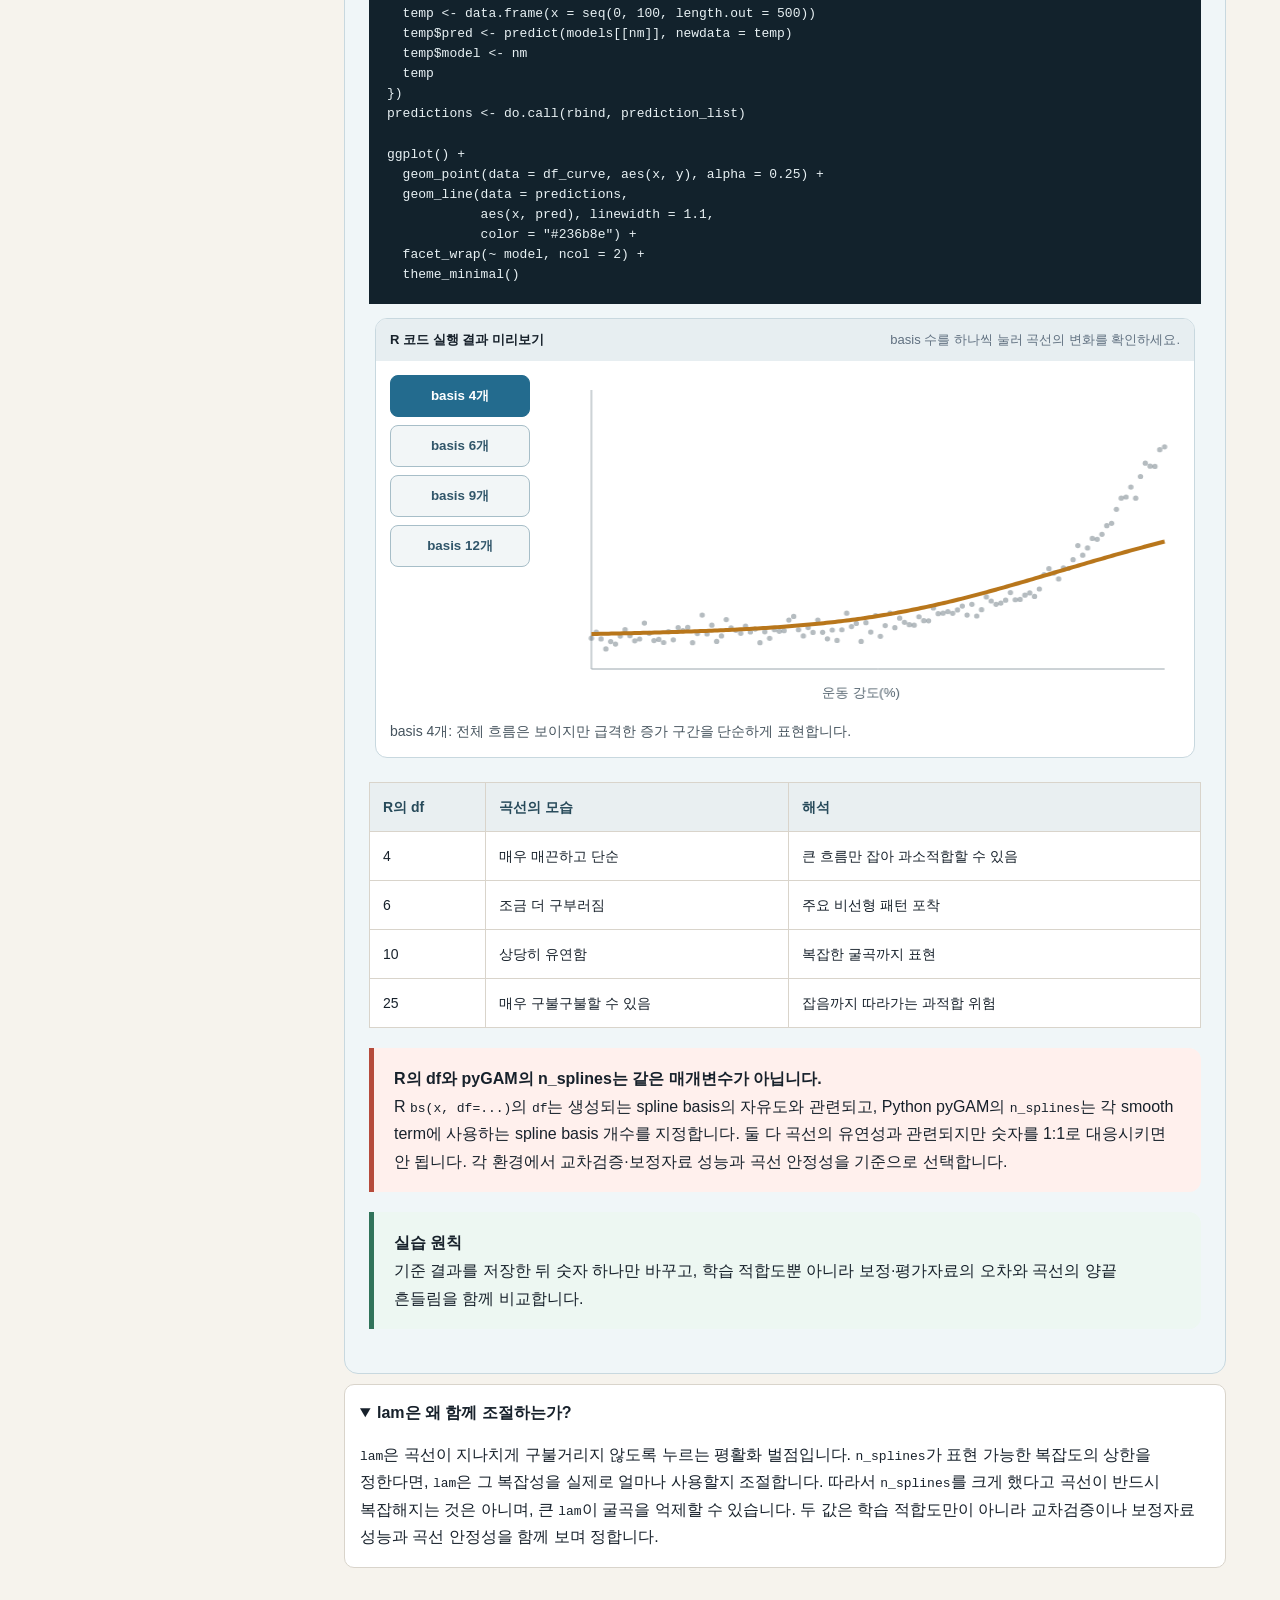
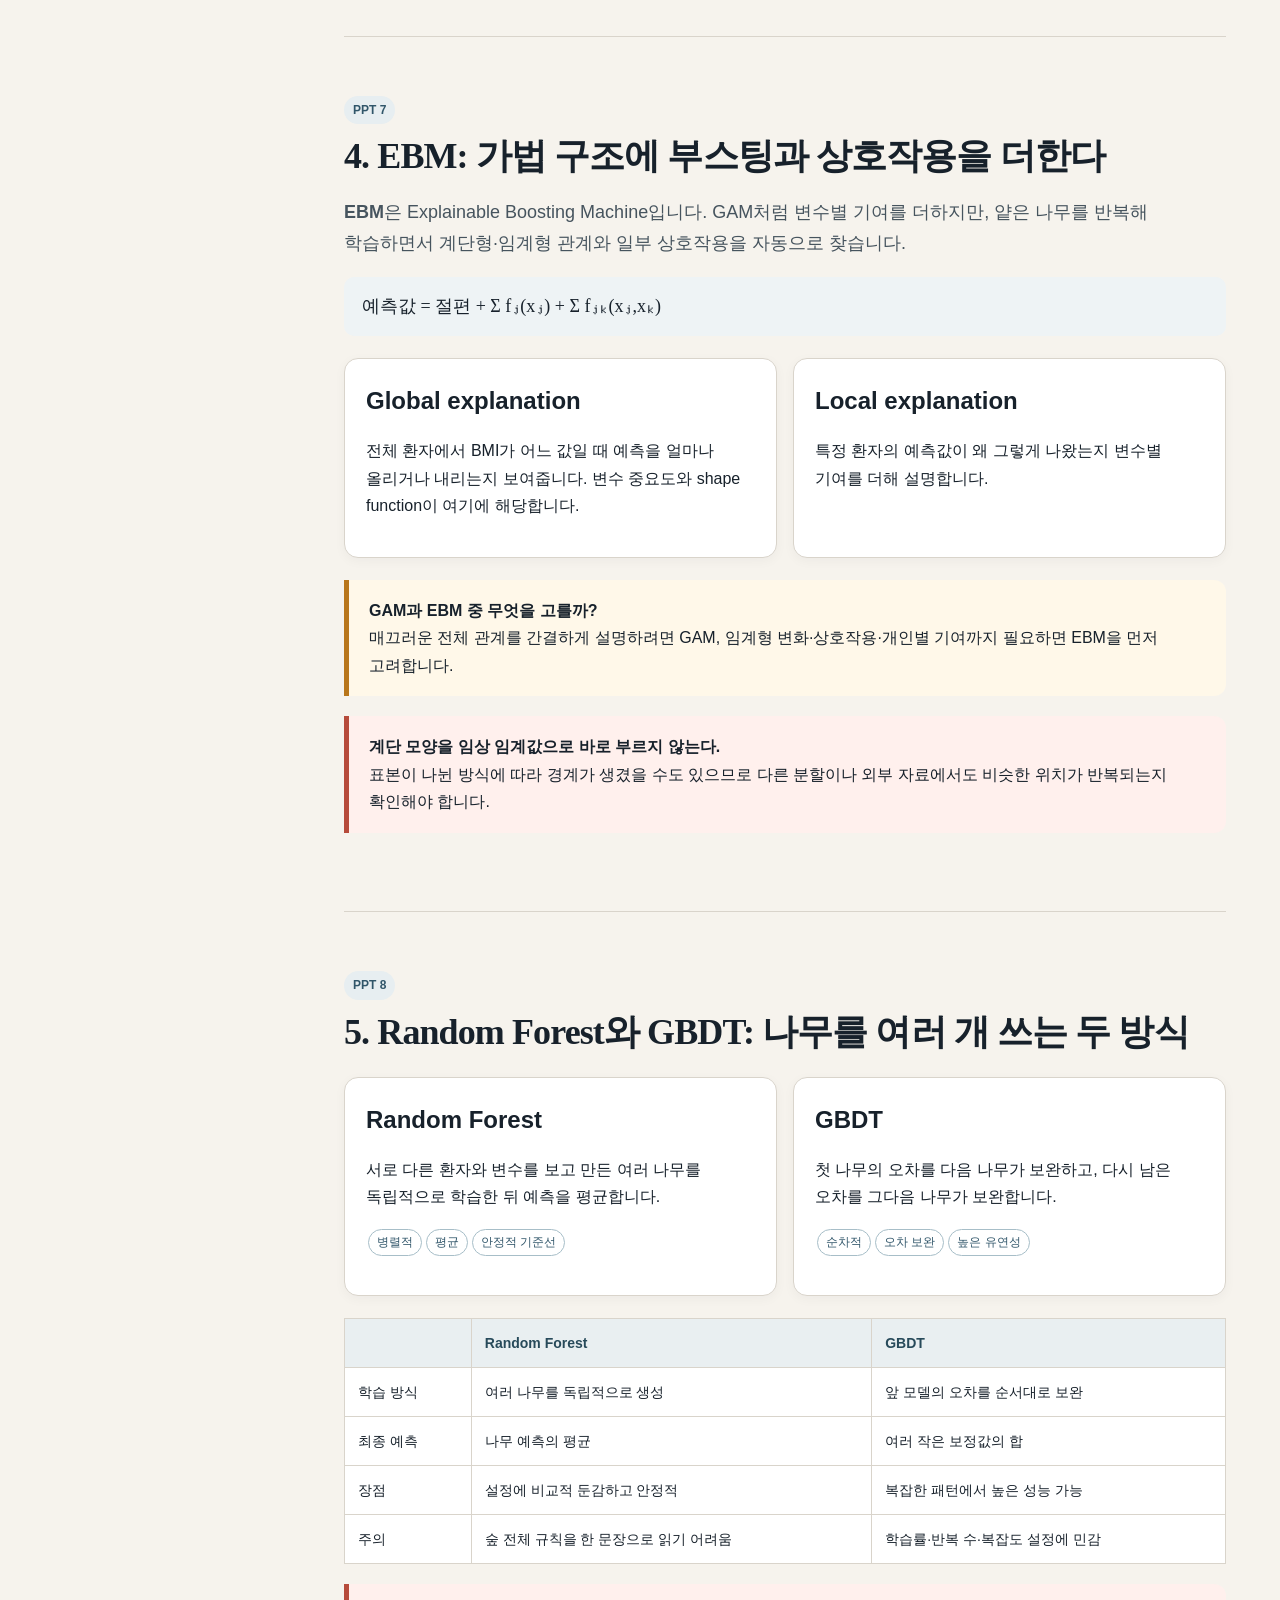
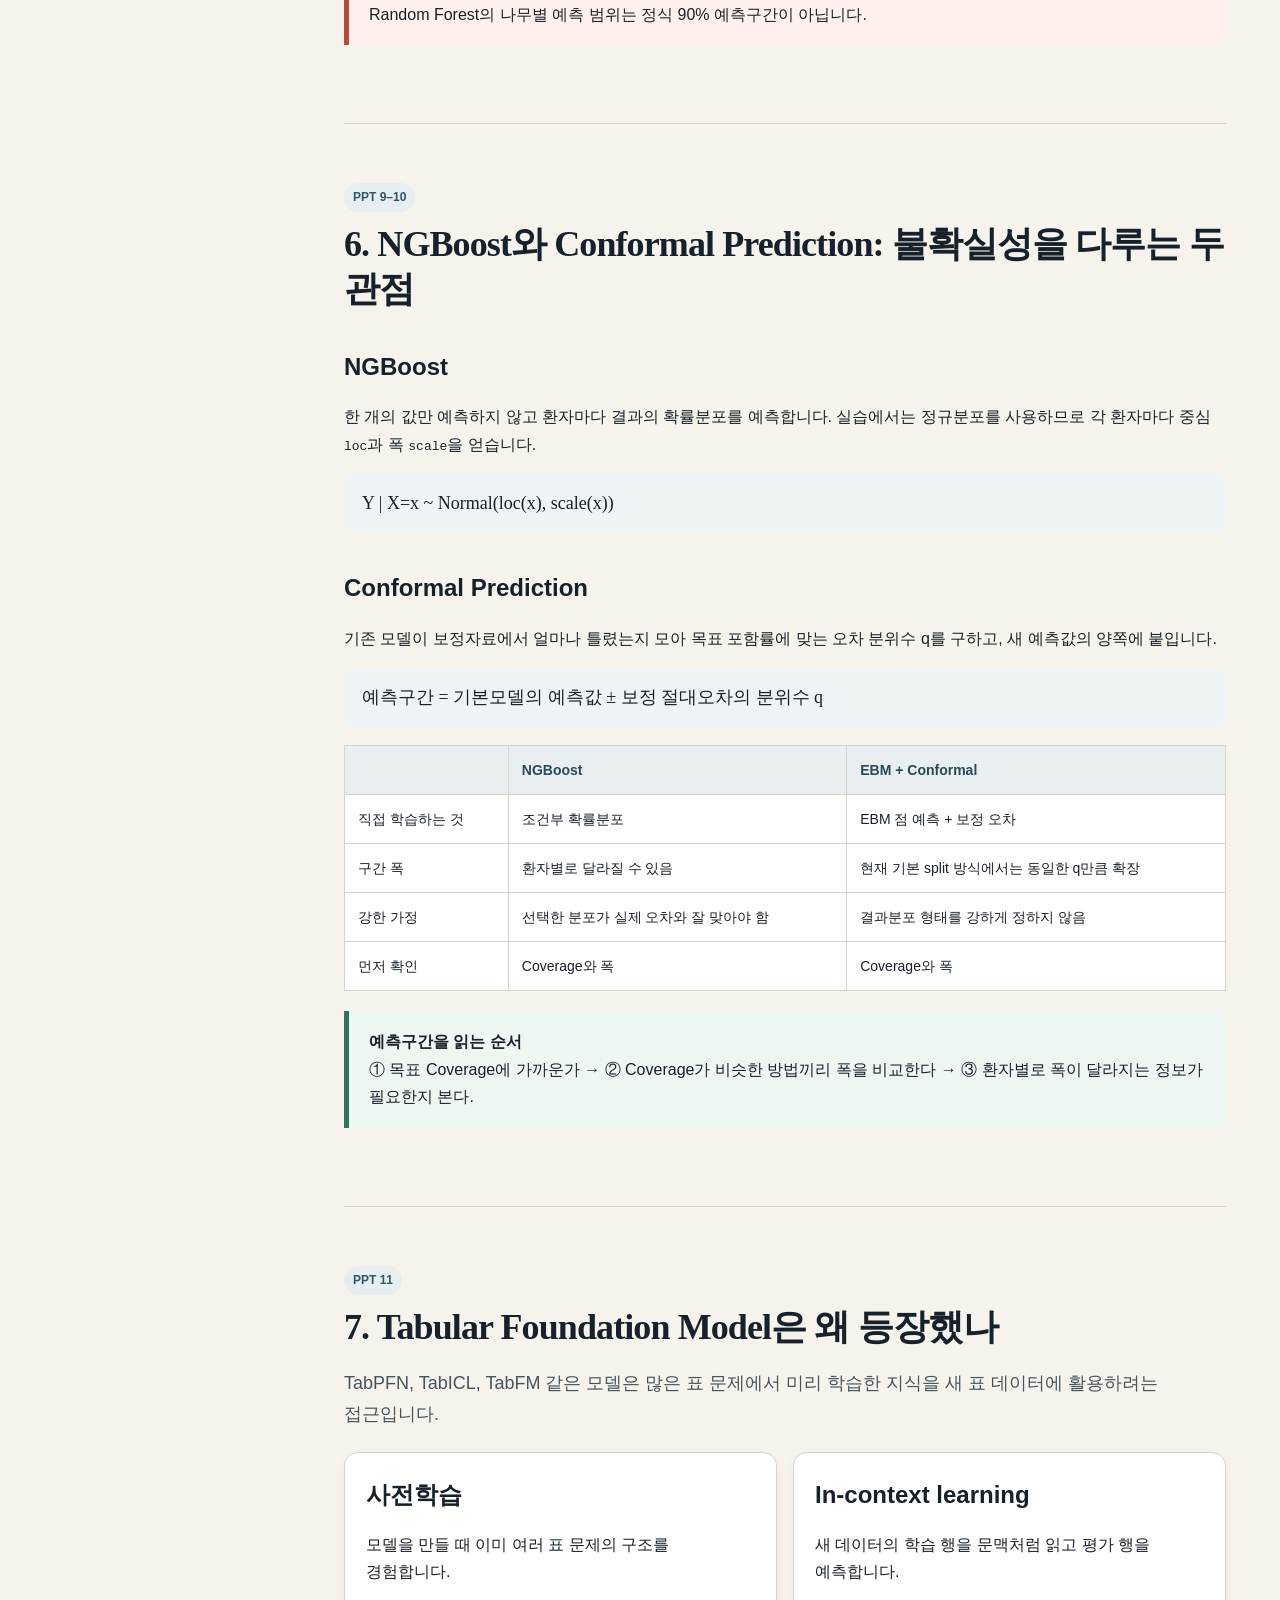
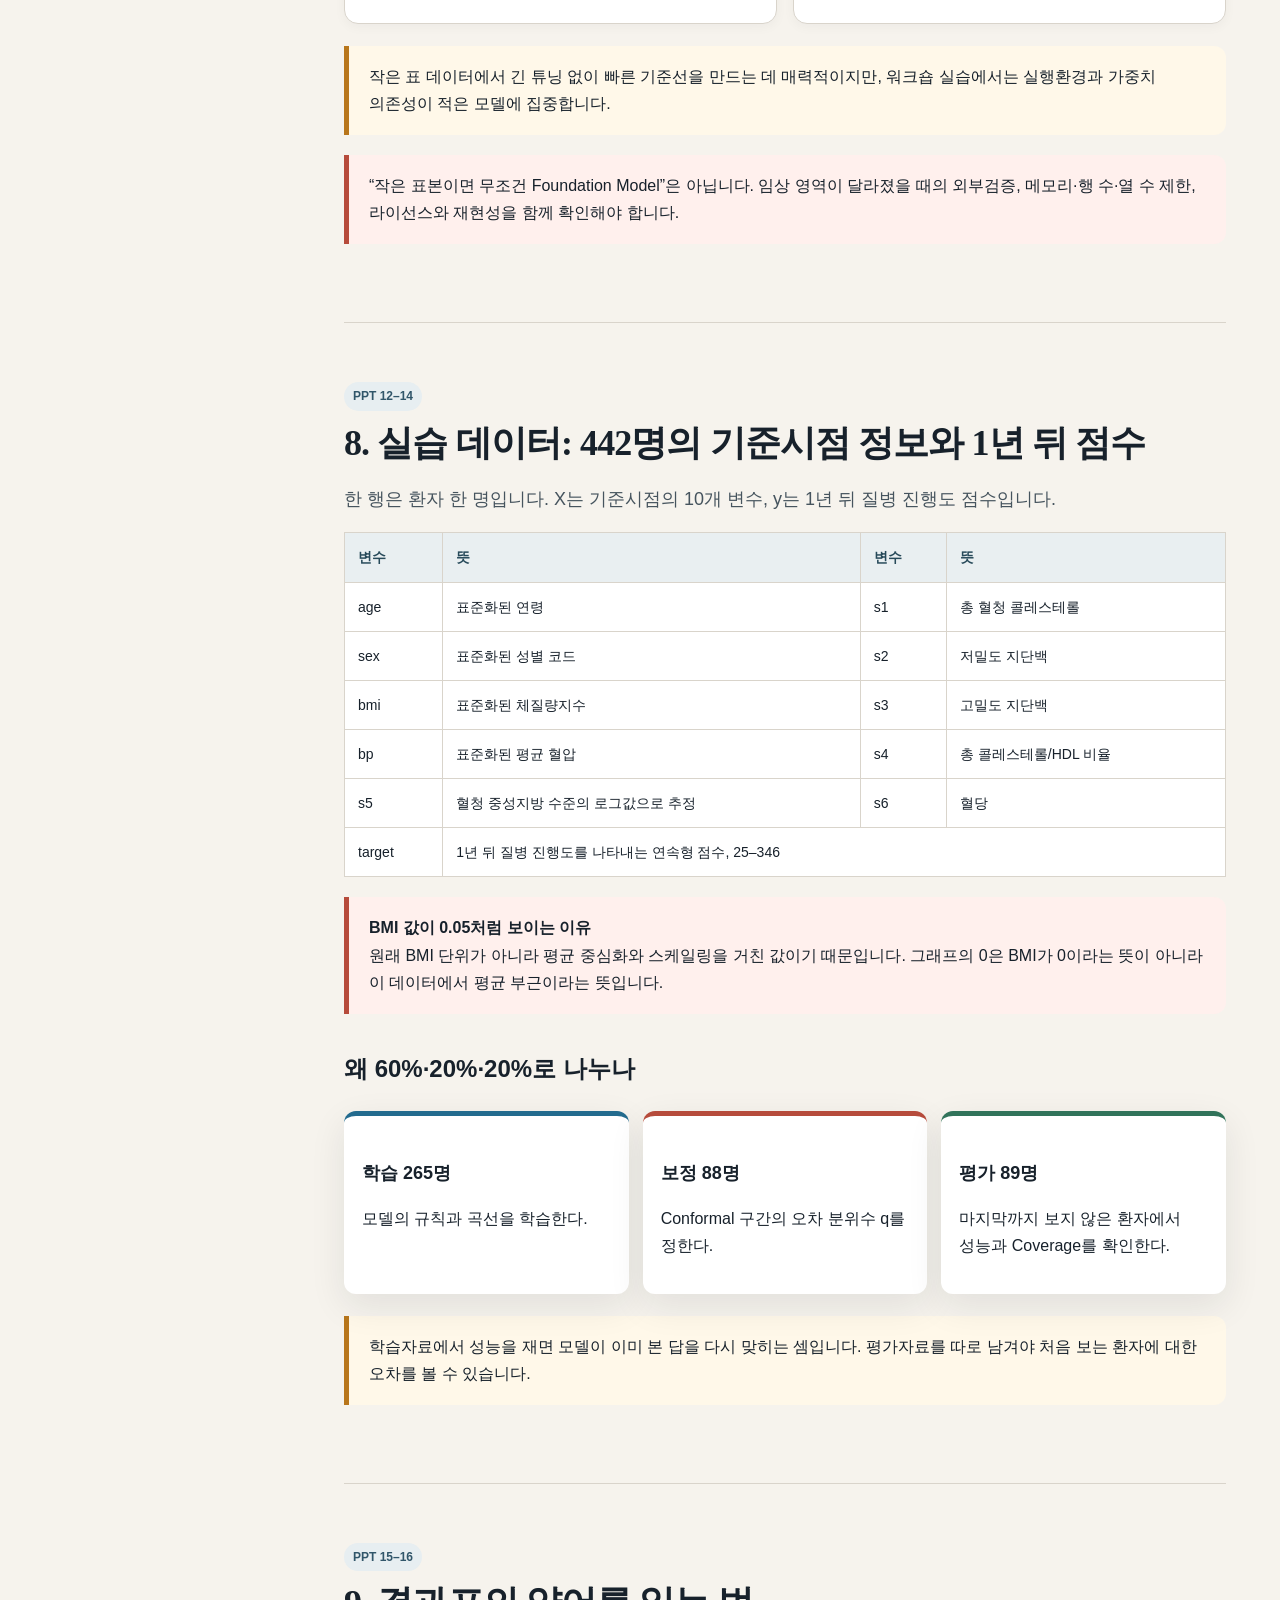
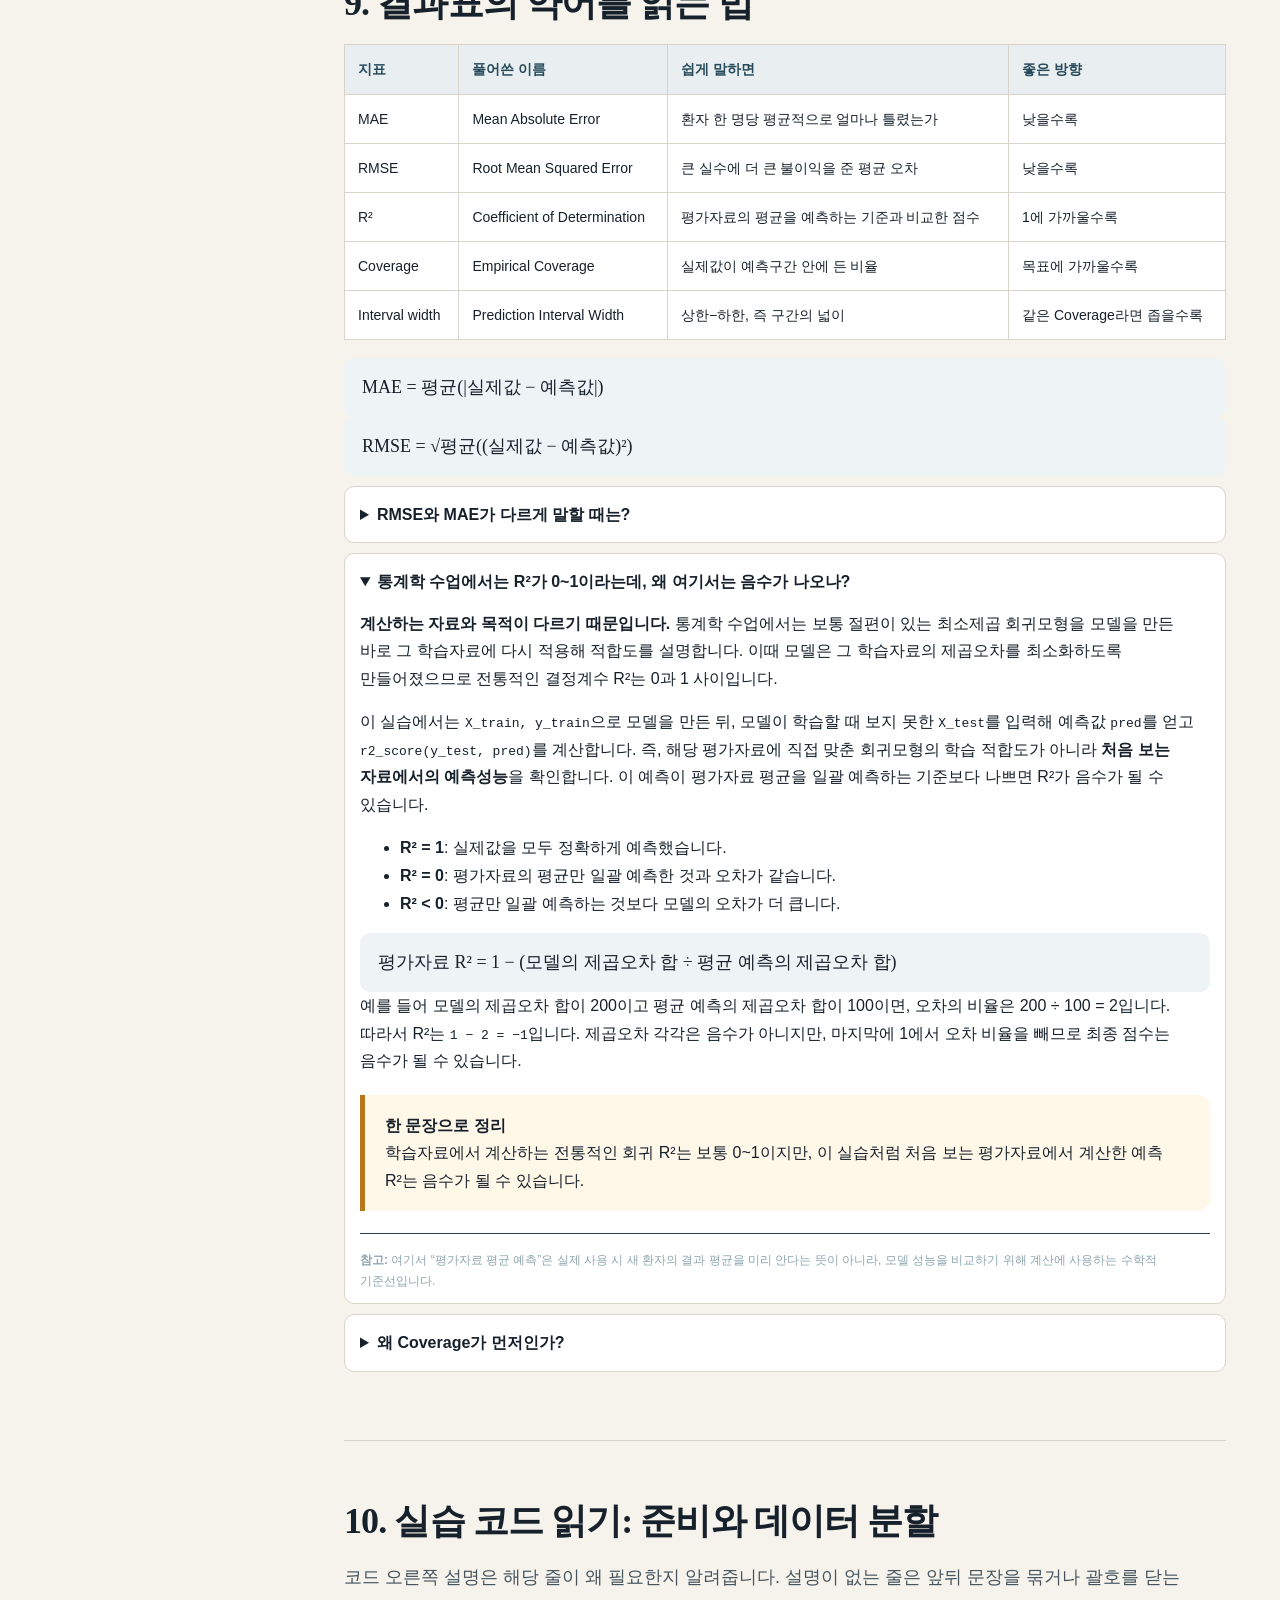
<file: 비선형모델링_워크샵_교과서.html>
<!doctype html>
<html lang="ko">
<head>
<meta charset="utf-8">
<meta name="viewport" content="width=device-width,initial-scale=1">
<title>비선형 모델링 워크숍 교과서</title>
<style>
:root{--ink:#17212b;--muted:#607080;--paper:#f6f3ed;--card:#fff;--line:#d9d4cb;--nav:#102631;--blue:#236b8e;--red:#b64b3b;--green:#31735a;--amber:#b8761b;--code:#12222c;--code2:#19313e;--shadow:0 12px 36px rgba(23,33,43,.09)}
*{box-sizing:border-box}html{scroll-behavior:smooth}body{margin:0;background:var(--paper);color:var(--ink);font-family:"Pretendard","Noto Sans KR","Malgun Gothic",sans-serif;line-height:1.72;word-break:keep-all}a{color:inherit}.top{position:fixed;left:0;right:0;top:0;height:5px;background:linear-gradient(90deg,var(--blue),var(--green),var(--amber));z-index:30}.layout{display:grid;grid-template-columns:290px minmax(0,1fr);min-height:100vh}.side{position:sticky;top:0;height:100vh;background:var(--nav);color:#e8f0f2;padding:28px 22px;overflow:auto}.brand{font-size:12px;letter-spacing:.14em;color:#8db8c8;text-transform:uppercase}.side h1{font-size:22px;line-height:1.35;margin:10px 0 22px}.search{width:100%;border:1px solid #35515e;border-radius:10px;background:#183744;color:#fff;padding:11px 12px;margin-bottom:18px}.nav a{display:block;text-decoration:none;color:#c9d7dc;padding:7px 8px;border-left:2px solid transparent;font-size:14px}.nav a:hover,.nav a.active{color:#fff;border-color:#72bdd4;background:#173642}.side-note{font-size:12px;color:#8da5af;border-top:1px solid #29434e;margin-top:22px;padding-top:16px}.main{max-width:1120px;width:100%;padding:70px 54px 100px;margin:auto}.hero{padding:54px 0 48px;border-bottom:1px solid var(--line)}.eyebrow{font-size:13px;color:var(--blue);font-weight:800;letter-spacing:.08em}.hero h2{font-family:Georgia,"Noto Serif KR",serif;font-size:54px;line-height:1.16;margin:12px 0 18px;letter-spacing:-.035em}.hero p{max-width:820px;font-size:19px;color:#43515d}.hero-grid{display:grid;grid-template-columns:repeat(3,1fr);gap:14px;margin-top:28px}.hero-grid div{background:var(--card);border:1px solid var(--line);padding:16px;border-radius:12px}.hero-grid strong{display:block;color:var(--blue);font-size:14px}.hero-grid span{font-size:14px;color:var(--muted)}section{padding:58px 0;border-bottom:1px solid var(--line)}h2{font-family:Georgia,"Noto Serif KR",serif;font-size:36px;line-height:1.25;margin:0 0 14px;letter-spacing:-.025em}h3{font-size:24px;margin:34px 0 10px}h4{font-size:18px;margin:24px 0 6px}.lead{font-size:18px;color:#46545e;max-width:900px}.ppt{display:inline-flex;align-items:center;background:#e7eef1;color:#31566a;font-weight:700;font-size:12px;border-radius:999px;padding:4px 9px;margin-bottom:10px}.cards{display:grid;grid-template-columns:repeat(2,minmax(0,1fr));gap:16px;margin:22px 0}.card{background:var(--card);border:1px solid var(--line);border-radius:14px;padding:21px;box-shadow:0 3px 12px rgba(23,33,43,.04)}.card h3,.card h4{margin-top:0}.why{border-left:5px solid var(--amber);background:#fff8e9;padding:17px 20px;margin:20px 0;border-radius:0 12px 12px 0}.answer{border-left:5px solid var(--green);background:#edf7f2;padding:17px 20px;margin:20px 0;border-radius:0 12px 12px 0}.warn{border-left:5px solid var(--red);background:#fff0ed;padding:17px 20px;margin:20px 0;border-radius:0 12px 12px 0}.formula{font-family:Cambria,Georgia,serif;background:#eef3f5;padding:14px 18px;border-radius:10px;font-size:18px;overflow:auto}.compare{width:100%;border-collapse:collapse;background:#fff;margin:18px 0;font-size:14px}.compare th,.compare td{border:1px solid var(--line);padding:12px 13px;text-align:left;vertical-align:top}.compare th{background:#e9eff1;color:#274a5a}.pill{display:inline-block;border:1px solid #a7bec8;color:#31566a;border-radius:999px;padding:2px 8px;font-size:12px;margin:2px}.steps{counter-reset:step}.step{display:grid;grid-template-columns:42px 1fr;gap:14px;margin:16px 0}.step:before{counter-increment:step;content:counter(step);display:grid;place-items:center;width:34px;height:34px;border-radius:50%;background:var(--nav);color:#fff;font-weight:800}.code-card{background:var(--code);color:#e8f1f4;border-radius:14px;overflow:hidden;margin:22px 0;box-shadow:var(--shadow)}.code-head{display:flex;justify-content:space-between;align-items:center;padding:13px 16px;background:#0d1a21;color:#d8e7eb}.copy{border:1px solid #496777;background:#19313e;color:#e8f1f4;border-radius:8px;padding:6px 10px;cursor:pointer}.code-grid{overflow:auto;max-height:760px}.code-row{display:grid;grid-template-columns:46px minmax(480px,1.25fr) minmax(260px,.75fr);border-top:1px solid rgba(255,255,255,.04);min-width:850px}.code-row.explained{background:var(--code2)}.ln{color:#7190a0;text-align:right;padding:5px 12px 5px 0;user-select:none}.code-row code{white-space:pre;padding:5px 14px;color:#e8f1f4;font-family:Consolas,"D2Coding",monospace;font-size:13px}.line-note{padding:5px 14px;border-left:1px solid #395361;color:#b9ced6;font-size:13px}.decision{display:grid;grid-template-columns:repeat(3,1fr);gap:14px;margin:22px 0}.decision article{background:#fff;border-top:5px solid var(--blue);padding:18px;border-radius:12px;box-shadow:var(--shadow)}.decision article:nth-child(2){border-color:var(--red)}.decision article:nth-child(3){border-color:var(--green)}details{background:#fff;border:1px solid var(--line);border-radius:10px;margin:10px 0;padding:0 15px}summary{cursor:pointer;font-weight:800;padding:14px 0}details p{margin-top:0}.glossary{display:grid;grid-template-columns:repeat(2,minmax(0,1fr));gap:10px}.term{background:#fff;border:1px solid var(--line);border-radius:10px;padding:13px 15px}.term strong{color:var(--blue)}.hidden{display:none!important}.footer{padding:38px 0;color:var(--muted);font-size:13px}.progress{position:fixed;top:5px;left:0;height:3px;background:#fff;z-index:40;width:0}.back{position:fixed;right:20px;bottom:20px;border:0;background:var(--nav);color:white;width:44px;height:44px;border-radius:50%;cursor:pointer;box-shadow:var(--shadow)}@media(max-width:900px){.layout{display:block}.side{position:relative;height:auto}.nav{columns:2}.main{padding:42px 22px}.hero h2{font-size:39px}.hero-grid,.cards,.decision,.glossary{grid-template-columns:1fr}.code-row{grid-template-columns:40px minmax(470px,1fr);}.line-note{grid-column:2;border-left:0;color:#a9c4ce;padding-top:0}.hero{padding-top:28px}}@media print{.side,.back,.top,.progress,.copy{display:none}.layout{display:block}.main{max-width:none;padding:0 20px}.code-grid{max-height:none}.code-card{break-inside:avoid;box-shadow:none}section{break-before:page}}
.experiment{margin:34px 0 8px;padding:24px;background:#f0f6f8;border:1px solid #c8d8df;border-radius:14px}.experiment h3{margin-top:0}.experiment h4{color:#274a5a}.edit-table{width:100%;border-collapse:collapse;background:#fff;margin:16px 0;font-size:14px}.edit-table th,.edit-table td{border:1px solid var(--line);padding:11px 12px;text-align:left;vertical-align:top}.edit-table th{background:#dfecef;color:#274a5a}.tune-code{margin:0;padding:18px;overflow:auto;white-space:pre;line-height:1.55;color:#e8f1f4;background:var(--code);font-family:Consolas,"D2Coding",monospace;font-size:13px}.tune-card{margin-bottom:16px}.checklist{background:#fff;border:1px dashed #9fb8c3;border-radius:10px;padding:14px 18px}.checklist li{margin:5px 0}
.spline-visuals{display:grid;grid-template-columns:1fr 1fr;gap:18px;margin:22px 0}.spline-figure{margin:0;background:#fff;border:1px solid var(--line);border-radius:14px;padding:16px}.spline-figure svg{display:block;width:100%;height:auto;background:#fbfcfc;border-radius:10px}.spline-figure figcaption{font-size:14px;color:#52626d;margin-top:10px}.spline-figure strong{color:var(--blue)}@media(max-width:850px){.spline-visuals{grid-template-columns:1fr}}
</style>
</head>
<body>
<div class="top"></div><div class="progress" id="progress"></div>
<div class="layout">
<aside class="side"><div class="brand">Workshop companion</div><h1>비선형 모델링<br>가이드북</h1><input class="search" id="search" placeholder="용어·질문 검색" aria-label="교과서 검색"><nav class="nav" id="nav">
<a href="#start">처음 보는 분께</a><a href="#linear">선형과 비선형</a><a href="#map">모델 지도</a><a href="#gam">GAM</a><a href="#ebm">EBM</a><a href="#forest">Random Forest·GBDT</a><a href="#uncertainty">NGBoost·Conformal</a><a href="#foundation">Foundation Model</a><a href="#data">실습 데이터</a><a href="#metrics">평가지표</a><a href="#lab0">실습 0–1</a><a href="#case1">상황 1 실습</a><a href="#case2">상황 2 실습</a><a href="#case3">상황 3 실습</a><a href="#decision">최종 선택법</a><a href="#faq">자주 묻는 질문</a><a href="#glossary">약어사전</a>
</nav><div class="side-note">PPT를 보다가 낯선 말이 나오면 왼쪽 검색창에 입력하세요. 해당 절만 남겨 빠르게 찾을 수 있습니다.</div></aside>
<main class="main">
<header class="hero" id="start"><div class="eyebrow">비선형 모델링 워크숍 교과서</div><h2>곡선을 이해하고,<br>연구목적에 맞는 모델을 고른다</h2><p>이 교재는 슬라이드의 짧은 문장을 풀어 설명하고, Colab 코드가 실제로 무엇을 하는지 한 줄씩 따라가도록 만든 보조 교재입니다. 처음부터 읽어도 되고, PPT에서 막힌 용어만 찾아봐도 됩니다.</p><div class="hero-grid"><div><strong>개념</strong><span>선형·비선형·가법모형·부스팅을 쉬운 말로</span></div><div><strong>실습</strong><span>현재 Colab 코드와 같은 순서, 같은 코드로</span></div><div><strong>선택</strong><span>설명·예측·불확실성 중 무엇이 우선인지 판단</span></div></div></header>

<section data-search id="linear"><span class="ppt">PPT 2–3</span><h2>1. 선형과 비선형은 무엇이 다른가</h2><p class="lead">두 변수의 관계가 선형인지 비선형인지는 <strong>예측변수 x가 같은 양만큼 변할 때 반응변수 y의 변화량도 일정한가</strong>로 구분합니다.</p><div class="cards"><div class="card"><h3>선형 관계</h3><div class="formula">ŷ = β₀ + β₁x</div><p>x가 1만큼 증가할 때 y가 항상 β₁만큼 변한다고 가정합니다. 예를 들어 BMI가 0.01 증가할 때 예측 질병 진행도가 낮은 BMI 구간에서도 높은 BMI 구간에서도 늘 3점씩 증가한다면 선형 관계입니다. β₁이 음수여도 변화량이 일정하면 선형입니다.</p></div><div class="card"><h3>비선형 관계</h3><div class="formula">ŷ = β₀ + f(x)</div><p>x가 같은 1만큼 증가해도 현재 x의 위치에 따라 y의 변화량이 달라집니다. 어떤 구간에서는 거의 변하지 않다가 다른 구간에서 급격히 증가하거나, 중간에서 방향이 바뀌는 U자형 관계가 나타날 수도 있습니다.</p></div></div><table class="compare"><tr><th>확인 질문</th><th>선형</th><th>비선형</th></tr><tr><td>x가 같은 양만큼 증가하면?</td><td>y의 예상 변화량이 어느 구간에서나 같다.</td><td>y의 예상 변화량이 구간에 따라 다르다.</td></tr><tr><td>그래프 모양</td><td>하나의 직선으로 요약할 수 있다.</td><td>완만함·급격함·평평함·방향 전환이 함께 나타날 수 있다.</td></tr><tr><td>예시</td><td>BMI 0.01 증가마다 항상 예측값 3점 증가</td><td>BMI가 낮을 때는 거의 변화하지 않지만 높은 구간에서는 빠르게 증가</td></tr></table><div class="why"><strong>왜 비선형이 필요한가?</strong><br>임상 관계는 모든 범위에서 일정하지 않을 수 있습니다. 어느 수준까지는 변화가 거의 없다가 특정 범위에서 위험이 커지거나, 너무 낮거나 너무 높은 양쪽에서 결과가 나빠질 수 있습니다. 이런 관계를 직선 하나로만 표현하면 중요한 구간의 변화를 놓칠 수 있습니다.</div></section>

<section data-search id="map"><span class="ppt">PPT 4–5</span><h2>2. 모델은 네 가지 질문을 따라 나뉜다</h2><table class="compare"><thead><tr><th>연구자가 원하는 것</th><th>대표 방법</th><th>모델이 내놓는 결과</th><th>먼저 확인할 것</th></tr></thead><tbody><tr><td>관계를 설명</td><td>Spline, GAM, EBM, NAM</td><td>변수별 곡선·기여도</td><td>곡선 형태와 안정성</td></tr><tr><td>점 예측 성능</td><td>Random Forest, GBDT</td><td>환자별 하나의 예측값</td><td>RMSE·MAE·R²</td></tr><tr><td>불확실성 제시</td><td>NGBoost, Conformal Prediction</td><td>확률분포 또는 예측구간</td><td>Coverage와 구간 폭</td></tr><tr><td>작은 표 데이터의 빠른 기준선</td><td>TabPFN, TabICL, TabFM</td><td>사전학습 지식을 이용한 예측</td><td>적용 범위·외부검증</td></tr></tbody></table><div class="answer"><strong>슬라이드의 핵심 문장</strong><br>새 모델이 나왔다고 이전 모델이 쓸모없어지는 것은 아닙니다. 새 모델은 설명력, 성능, 불확실성, 재사용성 가운데 부족했던 부분을 보완합니다.</div></section>

<section data-search id="gam"><span class="ppt">PPT 6</span><h2>3. GAM: 변수별 곡선을 더해 설명한다</h2><p class="lead"><b>GAM</b>은 Generalized Additive Model, 한국어로 일반화 가법모형입니다. 각 예측변수의 효과를 하나의 함수로 표현하고 그 함수들을 더합니다.</p><div class="formula">예측값 = 절편 + f₁(age) + f₂(sex) + f₃(bmi) + … + f₁₀(s6)</div><p>여기서 <code>f₃(bmi)</code>는 BMI가 예측값을 얼마나 올리거나 내리는지를 나타내는 <strong>BMI의 전체 효과 곡선</strong>입니다. 이 변수별 효과를 분리해 볼 수 있기 때문에 GAM은 복잡한 머신러닝 모델보다 예측력이 낮을 수 있어도 관계의 방향과 모양을 해석하는 데 유용합니다.</p><div class="cards"><div class="card"><h3>잘하는 것</h3><ul><li>각 변수의 방향과 곡선을 따로 보여준다.</li><li>BMI 효과를 다른 변수 효과와 분리해 설명하기 쉽다.</li><li>매끄러운 전체 추세를 전달하기 좋다.</li></ul></div><div class="card"><h3>조심할 것</h3><ul><li>기본 가법 구조는 변수 간 상호작용을 자동으로 포함하지 않는다.</li><li>표본이 적은 양끝 구간의 곡선은 불안정할 수 있다.</li><li>기저함수의 수와 평활화 정도에 따라 곡선 모양이 달라진다.</li></ul></div></div><details open><summary>Basis expansion은 무엇인가?</summary><p>복잡한 곡선 하나를 통째로 찾기보다, 미리 정한 여러 개의 단순한 함수 <code>B₁(x), B₂(x), …</code>를 준비하고 각각에 가중치를 곱해 더하는 방법입니다.</p><div class="formula">f(x) = θ₁B₁(x) + θ₂B₂(x) + … + θₖBₖ(x)</div><p>이렇게 여러 기저함수(basis function)의 합으로 곡선을 표현하는 것을 <strong>basis expansion</strong>이라고 합니다. B-spline은 매끄러운 비선형 관계에 널리 쓰이는 기저함수이고, sine·cosine으로 구성된 Fourier basis는 계절성처럼 주기적으로 반복되는 변화에 특히 유용합니다.</p></details><details open><summary>Spline은 “구간을 나눈다”는 게 무슨 뜻인가?</summary><p>B-spline 기저함수 하나는 x축 전체를 똑같이 설명하기보다 특정 범위에서 주로 작동하는 작은 곡선 조각처럼 생각할 수 있습니다. BMI 관계가 거의 일정하고 단순하면 적은 수의 조각으로도 충분합니다. 완만한 구간과 급격한 구간이 섞여 관계가 복잡하면 더 많은 조각을 조합해야 그 변화를 세밀하게 표현할 수 있습니다. 조각들은 경계에서 끊어지지 않도록 매끄럽게 연결됩니다.</p></details><details open><summary>n_splines는 정확히 무엇을 세는가?</summary><p><code>n_splines</code>는 <code>f₁(age), f₂(sex), f₃(bmi)</code>처럼 <strong>변수별 효과 함수의 개수</strong>를 세는 값이 아닙니다. 변수 하나의 효과 함수 <code>fⱼ(xⱼ)</code>를 조립하는 <strong>B-spline 기저함수의 수</strong>입니다.</p><div class="formula">f₃(bmi) = θ₁B₁(bmi) + θ₂B₂(bmi) + … + θₖBₖ(bmi)</div><p><code>n_splines</code>의 크기가 커지면 사용할 수 있는 기저함수가 많아져 더 복잡하고 세밀한 곡선을 표현할 수 있습니다. 학습자료에는 더 잘 맞아 적합도가 올라갈 수 있지만, 우연한 흔들림까지 따라가면 처음 보는 자료의 예측성능은 오히려 떨어지는 과적합이 생길 수 있습니다.</p></details><div class="spline-visuals"><figure class="spline-figure"><svg viewBox="0 0 300 220" role="img" aria-label="B-spline 기저함수를 하나씩 더해 전체 적합곡선을 만드는 과정"><rect width="300" height="220" fill="#fbfcfc"/><line x1="25" y1="185" x2="282" y2="185" stroke="#9aa6ad"/><line x1="25" y1="20" x2="25" y2="185" stroke="#9aa6ad"/><g fill="#8e9aa1" opacity=".72"><circle cx="34" cy="163" r="4"/><circle cx="52" cy="148" r="4"/><circle cx="68" cy="156" r="4"/><circle cx="84" cy="132" r="4"/><circle cx="102" cy="140" r="4"/><circle cx="118" cy="119" r="4"/><circle cx="136" cy="126" r="4"/><circle cx="154" cy="91" r="4"/><circle cx="172" cy="100" r="4"/><circle cx="190" cy="74" r="4"/><circle cx="208" cy="83" r="4"/><circle cx="226" cy="55" r="4"/><circle cx="244" cy="66" r="4"/><circle cx="262" cy="40" r="4"/></g><path d="M25 170 C55 145 72 138 96 137" fill="none" stroke="#b8761b" stroke-width="3"/><path d="M25 170 C60 142 88 144 112 125 C130 111 145 108 160 103" fill="none" stroke="#31735a" stroke-width="3"/><path d="M25 170 C61 143 87 146 114 124 C139 102 158 103 181 84 C206 64 233 69 276 36" fill="none" stroke="#236b8e" stroke-width="4"/></svg><figcaption><strong>그림 1. 기저함수의 누적</strong><br>작은 곡선 조각에 가중치를 주어 하나씩 더하면 산점도의 전체 흐름을 설명하는 매끄러운 곡선이 만들어집니다.</figcaption></figure><figure class="spline-figure"><svg viewBox="0 0 300 220" role="img" aria-label="n_splines 값에 따른 산점도 적합곡선 비교"><rect width="300" height="220" fill="#fbfcfc"/><line x1="25" y1="185" x2="282" y2="185" stroke="#9aa6ad"/><line x1="25" y1="20" x2="25" y2="185" stroke="#9aa6ad"/><g fill="#8e9aa1" opacity=".72"><circle cx="34" cy="163" r="4"/><circle cx="52" cy="148" r="4"/><circle cx="68" cy="156" r="4"/><circle cx="84" cy="132" r="4"/><circle cx="102" cy="140" r="4"/><circle cx="118" cy="119" r="4"/><circle cx="136" cy="126" r="4"/><circle cx="154" cy="91" r="4"/><circle cx="172" cy="100" r="4"/><circle cx="190" cy="74" r="4"/><circle cx="208" cy="83" r="4"/><circle cx="226" cy="55" r="4"/><circle cx="244" cy="66" r="4"/><circle cx="262" cy="40" r="4"/></g><path d="M25 166 C85 148 145 113 276 45" fill="none" stroke="#b8761b" stroke-width="3" stroke-dasharray="8 5"/><path d="M25 170 C78 145 101 137 135 116 C170 95 196 77 276 38" fill="none" stroke="#31735a" stroke-width="4"/><path d="M25 169 C48 148 70 158 92 133 C115 108 134 136 157 98 C179 63 196 94 219 58 C242 25 258 56 276 34" fill="none" stroke="#b64b3b" stroke-width="3"/></svg><figcaption><strong>그림 2. 같은 산점도의 적합 비교</strong><br><code>n_splines</code>가 커질수록 더 세밀하게 휘어질 수 있습니다. 너무 크면 우연한 흔들림까지 따라갈 수 있으므로 보정·평가자료 성능을 함께 확인합니다.</figcaption></figure></div><div class="answer"><strong>그림 읽는 법</strong><br>여러 B-spline 기저함수의 가중합이 BMI의 효과함수 <code>f₃(bmi)</code> 하나를 만듭니다.</div>
<div class="experiment" id="spline-progress">
<h3>직선에서 spline까지: 왜 필요한지 그림으로 따라가기</h3>
<p class="lead">같은 산점도에 모델을 하나씩 추가해 보면 spline의 역할이 분명해집니다. 아래 R 코드는 <strong>운동 강도와 혈중 lactate</strong>처럼 낮은 구간에서는 거의 평평하고 높은 구간에서 급격히 증가하는 관계를 만듭니다.</p>
<div class="tune-card"><h4>Step 0. 변화가 심한 비선형 자료 만들기</h4><pre class="tune-code"><code>library(ggplot2)
library(splines)
set.seed(123)

intensity &lt;- seq(0, 100, length.out = 150)
true_lactate &lt;- 1.2 +
  0.008 * intensity +
  0.0008 * pmax(intensity - 40, 0)^2 +
  0.004 * pmax(intensity - 70, 0)^2
lactate &lt;- true_lactate + rnorm(length(intensity), sd = 0.4)
df_lactate &lt;- data.frame(intensity, lactate)

ggplot(df_lactate, aes(intensity, lactate)) +
  geom_point(alpha = 0.5) +
  labs(x = "운동 강도(%)", y = "혈중 lactate") +
  theme_minimal()</code></pre></div>
<div class="r-mini-result">
<div class="r-mini-head"><strong>R 코드 실행 결과 미리보기</strong><span>버튼을 눌러 같은 산점도에서 비교하세요.</span></div>
<div class="r-mini-layout">
<div class="r-mini-buttons"><button type="button" data-r1="linear" class="active">① 직선</button><button type="button" data-r1="spline">② Spline</button><button type="button" data-r1="both">③ 함께 비교</button></div>
<canvas id="rMiniOne" width="620" height="330" aria-label="직선과 spline 비교 그래프"></canvas>
</div><p id="rMiniOneText" class="r-mini-text">직선은 전체 범위를 하나의 기울기로 설명하므로 높은 강도에서의 급격한 증가를 놓칩니다.</p>
</div>
<style>
.r-mini-result{max-width:820px;margin:14px auto 24px;background:#fff;border:1px solid #c8d8df;border-radius:12px;overflow:hidden}.r-mini-head{display:flex;justify-content:space-between;gap:12px;padding:10px 14px;background:#e7eef1;font-size:13px}.r-mini-head span{color:#607080}.r-mini-layout{display:grid;grid-template-columns:140px 1fr;gap:12px;padding:14px}.r-mini-buttons{display:flex;flex-direction:column;gap:8px}.r-mini-buttons button{padding:11px 8px;border:1px solid #a7bec8;border-radius:8px;background:#f2f6f7;color:#31566a;font-weight:700;cursor:pointer}.r-mini-buttons button.active{background:#236b8e;color:#fff;border-color:#236b8e}.r-mini-result canvas{display:block;width:100%;height:auto;max-height:330px}.r-mini-text{margin:0;padding:0 14px 14px;font-size:14px;color:#46545e}@media(max-width:650px){.r-mini-layout{grid-template-columns:1fr}.r-mini-buttons{flex-direction:row}.r-mini-buttons button{flex:1}.r-mini-head{display:block}.r-mini-head span{display:block;margin-top:3px}}
</style>
<script>
(function(){const c=document.getElementById('rMiniOne');if(!c)return;const g=c.getContext('2d'),P=[];let z=123;function R(){z=(1664525*z+1013904223)>>>0;return z/4294967296}for(let i=0;i<120;i++){let x=i/119*100,y=1.2+.008*x+.0008*Math.max(x-40,0)**2+.004*Math.max(x-70,0)**2+(R()+R()+R()+R()-2)*.45;P.push({x,y})}const m={l:48,r:15,t:15,b:36},X=v=>m.l+v/100*(c.width-m.l-m.r),Y=v=>c.height-m.b-v/10.5*(c.height-m.t-m.b);function draw(type){g.clearRect(0,0,c.width,c.height);g.strokeStyle='#9aa6ad';g.beginPath();g.moveTo(m.l,m.t);g.lineTo(m.l,c.height-m.b);g.lineTo(c.width-m.r,c.height-m.b);g.stroke();P.forEach(p=>{g.fillStyle='rgba(70,88,98,.42)';g.beginPath();g.arc(X(p.x),Y(p.y),2.6,0,7);g.fill()});if(type!=='spline'){g.strokeStyle='#b8761b';g.lineWidth=3;g.setLineDash([8,6]);g.beginPath();g.moveTo(X(0),Y(.2));g.lineTo(X(100),Y(8.1));g.stroke();g.setLineDash([])}if(type!=='linear'){g.strokeStyle='#236b8e';g.lineWidth=4;g.beginPath();for(let i=0;i<=200;i++){let x=i/2,y=1.2+.008*x+.0008*Math.max(x-40,0)**2+.004*Math.max(x-70,0)**2;i?g.lineTo(X(x),Y(y)):g.moveTo(X(x),Y(y))}g.stroke()}g.fillStyle='#52626d';g.font='13px sans-serif';g.fillText('운동 강도(%)',c.width/2-38,c.height-8)}document.querySelectorAll('[data-r1]').forEach(b=>b.onclick=()=>{document.querySelectorAll('[data-r1]').forEach(v=>v.classList.toggle('active',v===b));draw(b.dataset.r1);document.getElementById('rMiniOneText').textContent=b.dataset.r1==='linear'?'직선은 전체 범위를 하나의 기울기로 설명하므로 높은 강도에서의 급격한 증가를 놓칩니다.':b.dataset.r1==='spline'?'Spline은 평평한 구간과 급격한 증가 구간을 서로 다르게 표현합니다.':'주황색 점선과 파란색 spline을 비교하면 직선이 놓치는 구간을 확인할 수 있습니다.'});draw('linear')})();
</script>
<div class="answer"><strong>산점도에서 먼저 볼 것</strong><br>0–40은 거의 평평하고, 40–70은 서서히 증가하며, 70–100은 매우 빠르게 증가합니다. 즉 x가 같은 양만큼 증가해도 y의 변화량과 곡률이 구간마다 다릅니다.</div>



<div class="tune-card"><h4>Step 1. 직선 하나 적합</h4><pre class="tune-code"><code>model_linear &lt;- lm(lactate ~ intensity, data = df_lactate)

ggplot(df_lactate, aes(intensity, lactate)) +
  geom_point(alpha = 0.35) +
  geom_smooth(method = "lm", formula = y ~ x,
              se = FALSE, linewidth = 1.2) +
  labs(title = "Step 1: 직선 하나",
       subtitle = "전체 범위를 하나의 기울기로 설명") +
  theme_minimal()</code></pre><p>직선은 기울기가 하나뿐이므로 평평한 구간과 급격한 구간을 동시에 잘 표현하기 어렵습니다.</p></div>

<div class="tune-card"><h4>Step 2. knot 후보로 구간 표시</h4><pre class="tune-code"><code>ggplot(df_lactate, aes(intensity, lactate)) +
  geom_point(alpha = 0.45) +
  geom_vline(xintercept = c(40, 70),
             linetype = "dashed") +
  annotate("text", x = c(20, 55, 85), y = 11,
           label = c("거의 평평", "서서히 증가", "급격히 증가")) +
  theme_minimal()</code></pre><p><code>40</code>과 <code>70</code>처럼 관계의 모양이 바뀌는 경계 후보를 <strong>knot(매듭점)</strong>이라고 생각할 수 있습니다. 실제 분석에서는 그림만 보고 임의로 정하기보다 연구 지식이나 검증 절차를 함께 사용합니다.</p></div>

<div class="tune-card"><h4>Step 3. 구간별 직선을 따로 적합</h4><pre class="tune-code"><code>df_lactate$period &lt;- cut(
  df_lactate$intensity,
  breaks = c(-Inf, 40, 70, Inf),
  labels = c("0-40", "40-70", "70-100")
)

ggplot(df_lactate,
       aes(intensity, lactate, color = period)) +
  geom_point(alpha = 0.35) +
  geom_smooth(aes(group = period), method = "lm",
              formula = y ~ x, se = FALSE) +
  geom_vline(xintercept = c(40, 70),
             linetype = "dashed") +
  theme_minimal()</code></pre><p>각 구간은 서로 다른 기울기를 가질 수 있어 직선 하나보다 유연합니다. 그러나 회귀를 완전히 따로 계산하면 knot에서 선이 자연스럽게 이어진다는 보장이 없습니다.</p></div>

<div class="tune-card"><h4>Step 4. cubic B-spline으로 부드럽게 연결</h4><pre class="tune-code"><code>model_spline &lt;- lm(
  lactate ~ bs(intensity,
               knots = c(40, 70),
               degree = 3),
  data = df_lactate
)

new_lactate &lt;- data.frame(
  intensity = seq(0, 100, length.out = 500)
)
new_lactate$pred &lt;- predict(
  model_spline, newdata = new_lactate
)

ggplot(df_lactate, aes(intensity, lactate)) +
  geom_point(alpha = 0.35) +
  geom_line(data = new_lactate,
            aes(intensity, pred),
            linewidth = 1.2, color = "#236b8e") +
  geom_vline(xintercept = c(40, 70),
             linetype = "dashed") +
  theme_minimal()</code></pre></div>
<div class="formula">Spline = 구간별 유연성 + knot에서의 매끄러운 연결</div>
<table class="compare"><tr><th>방법</th><th>적합 방식</th><th>확인할 점</th></tr><tr><td>직선 하나</td><td>전체 범위에 같은 기울기</td><td>구간별 변화 차이를 놓칠 수 있음</td></tr><tr><td>구간별 독립 직선</td><td>구간마다 다른 기울기</td><td>knot에서 끊길 수 있음</td></tr><tr><td>cubic B-spline</td><td>구간별로 유연하게 적합하고 매끄럽게 연결</td><td>knot·복잡도 선택과 과적합 확인</td></tr></table>
</div>

<div class="experiment" id="spline-df">
<h3>같은 산점도에서 spline basis 수를 늘려 보기</h3>
<p>차이가 잘 보이도록 올라갔다 내려갔다 다시 올라가는 자료를 사용합니다. 다른 것은 그대로 두고 <code>bs(x, df=...)</code>의 <code>df</code>만 바꿉니다.</p>
<pre class="tune-code"><code>set.seed(123)
x &lt;- seq(0, 100, length.out = 150)
true_y &lt;- 5 + 3*sin(x/8) +
  0.003*(x-50)^2 +
  5*exp(-((x-70)/8)^2)
y &lt;- true_y + rnorm(length(x), sd = 1.2)
df_curve &lt;- data.frame(x, y)

models &lt;- list(
  "df = 4"  = lm(y ~ bs(x, df = 4),  data = df_curve),
  "df = 6"  = lm(y ~ bs(x, df = 6),  data = df_curve),
  "df = 10" = lm(y ~ bs(x, df = 10), data = df_curve),
  "df = 25" = lm(y ~ bs(x, df = 25), data = df_curve)
)

prediction_list &lt;- lapply(names(models), function(nm) {
  temp &lt;- data.frame(x = seq(0, 100, length.out = 500))
  temp$pred &lt;- predict(models[[nm]], newdata = temp)
  temp$model &lt;- nm
  temp
})
predictions &lt;- do.call(rbind, prediction_list)

ggplot() +
  geom_point(data = df_curve, aes(x, y), alpha = 0.25) +
  geom_line(data = predictions,
            aes(x, pred), linewidth = 1.1,
            color = "#236b8e") +
  facet_wrap(~ model, ncol = 2) +
  theme_minimal()</code></pre>
<div class="r-mini-result">
<div class="r-mini-head"><strong>R 코드 실행 결과 미리보기</strong><span>basis 수를 하나씩 눌러 곡선의 변화를 확인하세요.</span></div>
<div class="r-mini-layout">
<div class="r-mini-buttons"><button type="button" data-r2="4" class="active">basis 4개</button><button type="button" data-r2="6">basis 6개</button><button type="button" data-r2="9">basis 9개</button><button type="button" data-r2="12">basis 12개</button></div>
<canvas id="rMiniTwo" width="620" height="330" aria-label="spline basis 수에 따른 곡선 비교"></canvas>
</div><p id="rMiniTwoText" class="r-mini-text">basis 4개: 전체 흐름은 보이지만 급격한 증가 구간을 단순하게 표현합니다.</p>
</div>
<script>
(function(){const c=document.getElementById('rMiniTwo');if(!c)return;const g=c.getContext('2d'),P=[];let z=321;function R(){z=(1664525*z+1013904223)>>>0;return z/4294967296}for(let i=0;i<120;i++){let x=i/119*100,y=1.2+.008*x+.0008*Math.max(x-40,0)**2+.004*Math.max(x-70,0)**2+(R()+R()+R()+R()-2)*.48;P.push({x,y})}const m={l:48,r:15,t:15,b:36},X=v=>m.l+v/100*(c.width-m.l-m.r),Y=v=>c.height-m.b-v/10.5*(c.height-m.t-m.b);function estimate(x,k){let h=82/k,sw=0,sy=0;P.forEach(p=>{let w=Math.exp(-.5*((p.x-x)/h)**2);sw+=w;sy+=w*p.y});return sy/sw}function draw(k){g.clearRect(0,0,c.width,c.height);g.strokeStyle='#9aa6ad';g.beginPath();g.moveTo(m.l,m.t);g.lineTo(m.l,c.height-m.b);g.lineTo(c.width-m.r,c.height-m.b);g.stroke();P.forEach(p=>{g.fillStyle='rgba(70,88,98,.40)';g.beginPath();g.arc(X(p.x),Y(p.y),2.6,0,7);g.fill()});g.strokeStyle=k===4?'#b8761b':k===12?'#b64b3b':'#236b8e';g.lineWidth=4;g.beginPath();for(let i=0;i<=200;i++){let x=i/2,y=estimate(x,k);i?g.lineTo(X(x),Y(y)):g.moveTo(X(x),Y(y))}g.stroke();g.fillStyle='#52626d';g.font='13px sans-serif';g.fillText('운동 강도(%)',c.width/2-38,c.height-8)}document.querySelectorAll('[data-r2]').forEach(b=>b.onclick=()=>{document.querySelectorAll('[data-r2]').forEach(v=>v.classList.toggle('active',v===b));let k=+b.dataset.r2;draw(k);document.getElementById('rMiniTwoText').textContent=k<=4?'basis 4개: 전체 흐름은 보이지만 급격한 증가 구간을 단순하게 표현합니다.':k>=12?'basis 12개: 더 세밀하게 따라가지만 작은 흔들림까지 반영할 수 있습니다.':'basis '+k+'개: 평평한 구간과 급격한 구간을 비교적 균형 있게 표현합니다.'});draw(4)})();
</script>
<table class="compare"><tr><th>R의 df</th><th>곡선의 모습</th><th>해석</th></tr><tr><td>4</td><td>매우 매끈하고 단순</td><td>큰 흐름만 잡아 과소적합할 수 있음</td></tr><tr><td>6</td><td>조금 더 구부러짐</td><td>주요 비선형 패턴 포착</td></tr><tr><td>10</td><td>상당히 유연함</td><td>복잡한 굴곡까지 표현</td></tr><tr><td>25</td><td>매우 구불구불할 수 있음</td><td>잡음까지 따라가는 과적합 위험</td></tr></table>
<div class="warn"><strong>R의 df와 pyGAM의 n_splines는 같은 매개변수가 아닙니다.</strong><br>R <code>bs(x, df=...)</code>의 <code>df</code>는 생성되는 spline basis의 자유도와 관련되고, Python pyGAM의 <code>n_splines</code>는 각 smooth term에 사용하는 spline basis 개수를 지정합니다. 둘 다 곡선의 유연성과 관련되지만 숫자를 1:1로 대응시키면 안 됩니다. 각 환경에서 교차검증·보정자료 성능과 곡선 안정성을 기준으로 선택합니다.</div>
<div class="answer"><strong>실습 원칙</strong><br>기준 결과를 저장한 뒤 숫자 하나만 바꾸고, 학습 적합도뿐 아니라 보정·평가자료의 오차와 곡선의 양끝 흔들림을 함께 비교합니다.</div>
</div>
<details open><summary>lam은 왜 함께 조절하는가?</summary><p><code>lam</code>은 곡선이 지나치게 구불거리지 않도록 누르는 평활화 벌점입니다. <code>n_splines</code>가 표현 가능한 복잡도의 상한을 정한다면, <code>lam</code>은 그 복잡성을 실제로 얼마나 사용할지 조절합니다. 따라서 <code>n_splines</code>를 크게 했다고 곡선이 반드시 복잡해지는 것은 아니며, 큰 <code>lam</code>이 굴곡을 억제할 수 있습니다. 두 값은 학습 적합도만이 아니라 교차검증이나 보정자료 성능과 곡선 안정성을 함께 보며 정합니다.</p></details></section>

<section data-search id="ebm"><span class="ppt">PPT 7</span><h2>4. EBM: 가법 구조에 부스팅과 상호작용을 더한다</h2><p class="lead"><b>EBM</b>은 Explainable Boosting Machine입니다. GAM처럼 변수별 기여를 더하지만, 얕은 나무를 반복해 학습하면서 계단형·임계형 관계와 일부 상호작용을 자동으로 찾습니다.</p><div class="formula">예측값 = 절편 + Σ fⱼ(xⱼ) + Σ fⱼₖ(xⱼ,xₖ)</div><div class="cards"><div class="card"><h3>Global explanation</h3><p>전체 환자에서 BMI가 어느 값일 때 예측을 얼마나 올리거나 내리는지 보여줍니다. 변수 중요도와 shape function이 여기에 해당합니다.</p></div><div class="card"><h3>Local explanation</h3><p>특정 환자의 예측값이 왜 그렇게 나왔는지 변수별 기여를 더해 설명합니다.</p></div></div><div class="why"><strong>GAM과 EBM 중 무엇을 고를까?</strong><br>매끄러운 전체 관계를 간결하게 설명하려면 GAM, 임계형 변화·상호작용·개인별 기여까지 필요하면 EBM을 먼저 고려합니다.</div><div class="warn"><strong>계단 모양을 임상 임계값으로 바로 부르지 않는다.</strong><br>표본이 나뉜 방식에 따라 경계가 생겼을 수도 있으므로 다른 분할이나 외부 자료에서도 비슷한 위치가 반복되는지 확인해야 합니다.</div></section>

<section data-search id="forest"><span class="ppt">PPT 8</span><h2>5. Random Forest와 GBDT: 나무를 여러 개 쓰는 두 방식</h2><div class="cards"><div class="card"><h3>Random Forest</h3><p>서로 다른 환자와 변수를 보고 만든 여러 나무를 독립적으로 학습한 뒤 예측을 평균합니다.</p><p><span class="pill">병렬적</span><span class="pill">평균</span><span class="pill">안정적 기준선</span></p></div><div class="card"><h3>GBDT</h3><p>첫 나무의 오차를 다음 나무가 보완하고, 다시 남은 오차를 그다음 나무가 보완합니다.</p><p><span class="pill">순차적</span><span class="pill">오차 보완</span><span class="pill">높은 유연성</span></p></div></div><table class="compare"><tr><th></th><th>Random Forest</th><th>GBDT</th></tr><tr><td>학습 방식</td><td>여러 나무를 독립적으로 생성</td><td>앞 모델의 오차를 순서대로 보완</td></tr><tr><td>최종 예측</td><td>나무 예측의 평균</td><td>여러 작은 보정값의 합</td></tr><tr><td>장점</td><td>설정에 비교적 둔감하고 안정적</td><td>복잡한 패턴에서 높은 성능 가능</td></tr><tr><td>주의</td><td>숲 전체 규칙을 한 문장으로 읽기 어려움</td><td>학습률·반복 수·복잡도 설정에 민감</td></tr></table><div class="warn">Random Forest의 나무별 예측 범위는 정식 90% 예측구간이 아닙니다.</div></section>

<section data-search id="uncertainty"><span class="ppt">PPT 9–10</span><h2>6. NGBoost와 Conformal Prediction: 불확실성을 다루는 두 관점</h2><h3>NGBoost</h3><p>한 개의 값만 예측하지 않고 환자마다 결과의 확률분포를 예측합니다. 실습에서는 정규분포를 사용하므로 각 환자마다 중심 <code>loc</code>과 폭 <code>scale</code>을 얻습니다.</p><div class="formula">Y | X=x ~ Normal(loc(x), scale(x))</div><h3>Conformal Prediction</h3><p>기존 모델이 보정자료에서 얼마나 틀렸는지 모아 목표 포함률에 맞는 오차 분위수 q를 구하고, 새 예측값의 양쪽에 붙입니다.</p><div class="formula">예측구간 = 기본모델의 예측값 ± 보정 절대오차의 분위수 q</div><table class="compare"><tr><th></th><th>NGBoost</th><th>EBM + Conformal</th></tr><tr><td>직접 학습하는 것</td><td>조건부 확률분포</td><td>EBM 점 예측 + 보정 오차</td></tr><tr><td>구간 폭</td><td>환자별로 달라질 수 있음</td><td>현재 기본 split 방식에서는 동일한 q만큼 확장</td></tr><tr><td>강한 가정</td><td>선택한 분포가 실제 오차와 잘 맞아야 함</td><td>결과분포 형태를 강하게 정하지 않음</td></tr><tr><td>먼저 확인</td><td>Coverage와 폭</td><td>Coverage와 폭</td></tr></table><div class="answer"><strong>예측구간을 읽는 순서</strong><br>① 목표 Coverage에 가까운가 → ② Coverage가 비슷한 방법끼리 폭을 비교한다 → ③ 환자별로 폭이 달라지는 정보가 필요한지 본다.</div></section>

<section data-search id="foundation"><span class="ppt">PPT 11</span><h2>7. Tabular Foundation Model은 왜 등장했나</h2><p class="lead">TabPFN, TabICL, TabFM 같은 모델은 많은 표 문제에서 미리 학습한 지식을 새 표 데이터에 활용하려는 접근입니다.</p><div class="cards"><div class="card"><h3>사전학습</h3><p>모델을 만들 때 이미 여러 표 문제의 구조를 경험합니다.</p></div><div class="card"><h3>In-context learning</h3><p>새 데이터의 학습 행을 문맥처럼 읽고 평가 행을 예측합니다.</p></div></div><div class="why">작은 표 데이터에서 긴 튜닝 없이 빠른 기준선을 만드는 데 매력적이지만, 워크숍 실습에서는 실행환경과 가중치 의존성이 적은 모델에 집중합니다.</div><div class="warn">“작은 표본이면 무조건 Foundation Model”은 아닙니다. 임상 영역이 달라졌을 때의 외부검증, 메모리·행 수·열 수 제한, 라이선스와 재현성을 함께 확인해야 합니다.</div></section>

<section data-search id="data"><span class="ppt">PPT 12–14</span><h2>8. 실습 데이터: 442명의 기준시점 정보와 1년 뒤 점수</h2><p class="lead">한 행은 환자 한 명입니다. X는 기준시점의 10개 변수, y는 1년 뒤 질병 진행도 점수입니다.</p><table class="compare"><tr><th>변수</th><th>뜻</th><th>변수</th><th>뜻</th></tr><tr><td>age</td><td>표준화된 연령</td><td>s1</td><td>총 혈청 콜레스테롤</td></tr><tr><td>sex</td><td>표준화된 성별 코드</td><td>s2</td><td>저밀도 지단백</td></tr><tr><td>bmi</td><td>표준화된 체질량지수</td><td>s3</td><td>고밀도 지단백</td></tr><tr><td>bp</td><td>표준화된 평균 혈압</td><td>s4</td><td>총 콜레스테롤/HDL 비율</td></tr><tr><td>s5</td><td>혈청 중성지방 수준의 로그값으로 추정</td><td>s6</td><td>혈당</td></tr><tr><td>target</td><td colspan="3">1년 뒤 질병 진행도를 나타내는 연속형 점수, 25–346</td></tr></table><div class="warn"><strong>BMI 값이 0.05처럼 보이는 이유</strong><br>원래 BMI 단위가 아니라 평균 중심화와 스케일링을 거친 값이기 때문입니다. 그래프의 0은 BMI가 0이라는 뜻이 아니라 이 데이터에서 평균 부근이라는 뜻입니다.</div><h3>왜 60%·20%·20%로 나누나</h3><div class="decision"><article><h4>학습 265명</h4><p>모델의 규칙과 곡선을 학습한다.</p></article><article><h4>보정 88명</h4><p>Conformal 구간의 오차 분위수 q를 정한다.</p></article><article><h4>평가 89명</h4><p>마지막까지 보지 않은 환자에서 성능과 Coverage를 확인한다.</p></article></div><div class="why">학습자료에서 성능을 재면 모델이 이미 본 답을 다시 맞히는 셈입니다. 평가자료를 따로 남겨야 처음 보는 환자에 대한 오차를 볼 수 있습니다.</div></section>

<section data-search id="metrics"><span class="ppt">PPT 15–16</span><h2>9. 결과표의 약어를 읽는 법</h2><table class="compare"><tr><th>지표</th><th>풀어쓴 이름</th><th>쉽게 말하면</th><th>좋은 방향</th></tr><tr><td>MAE</td><td>Mean Absolute Error</td><td>환자 한 명당 평균적으로 얼마나 틀렸는가</td><td>낮을수록</td></tr><tr><td>RMSE</td><td>Root Mean Squared Error</td><td>큰 실수에 더 큰 불이익을 준 평균 오차</td><td>낮을수록</td></tr><tr><td>R²</td><td>Coefficient of Determination</td><td>평가자료의 평균을 예측하는 기준과 비교한 점수</td><td>1에 가까울수록</td></tr><tr><td>Coverage</td><td>Empirical Coverage</td><td>실제값이 예측구간 안에 든 비율</td><td>목표에 가까울수록</td></tr><tr><td>Interval width</td><td>Prediction Interval Width</td><td>상한−하한, 즉 구간의 넓이</td><td>같은 Coverage라면 좁을수록</td></tr></table><div class="formula">MAE = 평균(|실제값 − 예측값|)</div><div class="formula">RMSE = √평균((실제값 − 예측값)²)</div><details><summary>RMSE와 MAE가 다르게 말할 때는?</summary><p>RMSE만 크게 나빠지면 일부 환자에서 매우 큰 오차가 있었을 가능성이 있습니다. MAE가 전반적인 오차 크기라면 RMSE는 큰 실패에 더 민감합니다.</p></details><details open><summary>통계학 수업에서는 R²가 0~1이라는데, 왜 여기서는 음수가 나오나?</summary><p><strong>계산하는 자료와 목적이 다르기 때문입니다.</strong> 통계학 수업에서는 보통 절편이 있는 최소제곱 회귀모형을 모델을 만든 바로 그 학습자료에 다시 적용해 적합도를 설명합니다. 이때 모델은 그 학습자료의 제곱오차를 최소화하도록 만들어졌으므로 전통적인 결정계수 R²는 0과 1 사이입니다.</p><p>이 실습에서는 <code>X_train, y_train</code>으로 모델을 만든 뒤, 모델이 학습할 때 보지 못한 <code>X_test</code>를 입력해 예측값 <code>pred</code>를 얻고 <code>r2_score(y_test, pred)</code>를 계산합니다. 즉, 해당 평가자료에 직접 맞춘 회귀모형의 학습 적합도가 아니라 <strong>처음 보는 자료에서의 예측성능</strong>을 확인합니다. 이 예측이 평가자료 평균을 일괄 예측하는 기준보다 나쁘면 R²가 음수가 될 수 있습니다.</p><ul><li><strong>R² = 1</strong>: 실제값을 모두 정확하게 예측했습니다.</li><li><strong>R² = 0</strong>: 평가자료의 평균만 일괄 예측한 것과 오차가 같습니다.</li><li><strong>R² &lt; 0</strong>: 평균만 일괄 예측하는 것보다 모델의 오차가 더 큽니다.</li></ul><div class="formula">평가자료 R² = 1 − (모델의 제곱오차 합 ÷ 평균 예측의 제곱오차 합)</div><p>예를 들어 모델의 제곱오차 합이 200이고 평균 예측의 제곱오차 합이 100이면, 오차의 비율은 200 ÷ 100 = 2입니다. 따라서 R²는 <code>1 − 2 = −1</code>입니다. 제곱오차 각각은 음수가 아니지만, 마지막에 1에서 오차 비율을 빼므로 최종 점수는 음수가 될 수 있습니다.</p><div class="why"><strong>한 문장으로 정리</strong><br>학습자료에서 계산하는 전통적인 회귀 R²는 보통 0~1이지만, 이 실습처럼 처음 보는 평가자료에서 계산한 예측 R²는 음수가 될 수 있습니다.</div><p class="side-note"><strong>참고:</strong> 여기서 “평가자료 평균 예측”은 실제 사용 시 새 환자의 결과 평균을 미리 안다는 뜻이 아니라, 모델 성능을 비교하기 위해 계산에 사용하는 수학적 기준선입니다.</p></details><details><summary>왜 Coverage가 먼저인가?</summary><p>90% 구간이라고 이름 붙였는데 실제로 60%만 포함한다면 좁은 폭은 장점이 아닙니다. 먼저 약속한 포함률을 지키는지 확인한 뒤 폭을 비교해야 합니다.</p></details></section>

<section data-search id="lab0"><h2>10. 실습 코드 읽기: 준비와 데이터 분할</h2><p class="lead">코드 오른쪽 설명은 해당 줄이 왜 필요한지 알려줍니다. 설명이 없는 줄은 앞뒤 문장을 묶거나 괄호를 닫는 줄입니다.</p><div class="code-card">
      <div class="code-head"><strong>실습 0 · 패키지와 한글 글꼴 준비</strong><button class="copy" data-copy="!apt-get -qq update
!apt-get -qq install -y fonts-nanum
!pip -q install pygam==0.10.1 interpret-core==0.7.8 ngboost==0.5.11

import glob
import matplotlib.pyplot as plt
from matplotlib import font_manager

for font_path in glob.glob(&amp;#x27;/usr/share/fonts/truetype/nanum/*.ttf&amp;#x27;):
    font_manager.fontManager.addfont(font_path)

plt.rcParams[&amp;#x27;font.family&amp;#x27;] = &amp;#x27;NanumGothic&amp;#x27;
plt.rcParams[&amp;#x27;axes.unicode_minus&amp;#x27;] = False
plt.rcParams[&amp;#x27;figure.dpi&amp;#x27;] = 120

print(&amp;#x27;설정된 글꼴:&amp;#x27;, plt.rcParams[&amp;#x27;font.family&amp;#x27;])">코드 복사</button></div>
      <div class="code-grid"><div class="code-row explained"><span class="ln">1</span><code>!apt-get -qq update</code><span class="line-note">Colab의 리눅스 패키지 목록을 갱신한다.</span></div><div class="code-row explained"><span class="ln">2</span><code>!apt-get -qq install -y fonts-nanum</code><span class="line-note">그래프의 한글이 깨지지 않도록 나눔 글꼴을 설치한다.</span></div><div class="code-row explained"><span class="ln">3</span><code>!pip -q install pygam==0.10.1 interpret-core==0.7.8 ngboost==0.5.11</code><span class="line-note">GAM, EBM, NGBoost 실습에 필요한 패키지를 설치한다.</span></div><div class="code-row"><span class="ln">4</span><code>&nbsp;</code><span class="line-note"></span></div><div class="code-row explained"><span class="ln">5</span><code>import glob</code><span class="line-note">시스템에 설치된 나눔 글꼴 파일을 찾기 위해 glob을 불러온다.</span></div><div class="code-row explained"><span class="ln">6</span><code>import matplotlib.pyplot as plt</code><span class="line-note">그래프를 그리는 Matplotlib의 pyplot을 plt라는 짧은 이름으로 사용한다.</span></div><div class="code-row explained"><span class="ln">7</span><code>from matplotlib import font_manager</code><span class="line-note">새 글꼴 파일을 Matplotlib에 직접 등록하기 위한 도구다.</span></div><div class="code-row"><span class="ln">8</span><code>&nbsp;</code><span class="line-note"></span></div><div class="code-row explained"><span class="ln">9</span><code>for font_path in glob.glob(&#x27;/usr/share/fonts/truetype/nanum/*.ttf&#x27;):</code><span class="line-note">나눔 글꼴 폴더의 모든 ttf 파일을 하나씩 읽는다.</span></div><div class="code-row explained"><span class="ln">10</span><code>    font_manager.fontManager.addfont(font_path)</code><span class="line-note">찾은 글꼴을 현재 런타임의 글꼴 목록에 추가한다.</span></div><div class="code-row"><span class="ln">11</span><code>&nbsp;</code><span class="line-note"></span></div><div class="code-row explained"><span class="ln">12</span><code>plt.rcParams[&#x27;font.family&#x27;] = &#x27;NanumGothic&#x27;</code><span class="line-note">이후 모든 그래프의 기본 글꼴을 NanumGothic으로 지정한다.</span></div><div class="code-row explained"><span class="ln">13</span><code>plt.rcParams[&#x27;axes.unicode_minus&#x27;] = False</code><span class="line-note">축에서 음수 기호가 네모로 보이는 현상을 막는다.</span></div><div class="code-row explained"><span class="ln">14</span><code>plt.rcParams[&#x27;figure.dpi&#x27;] = 120</code><span class="line-note">화면에서 그래프가 너무 흐리지 않도록 해상도를 높인다.</span></div><div class="code-row"><span class="ln">15</span><code>&nbsp;</code><span class="line-note"></span></div><div class="code-row explained"><span class="ln">16</span><code>print(&#x27;설정된 글꼴:&#x27;, plt.rcParams[&#x27;font.family&#x27;])</code><span class="line-note">설정이 제대로 적용됐는지 확인한다.</span></div></div>
    </div><div class="code-card">
      <div class="code-head"><strong>실습 1 · 데이터 불러오기와 60·20·20 분할</strong><button class="copy" data-copy="import warnings, random
warnings.filterwarnings(&amp;#x27;ignore&amp;#x27;)

import numpy as np
import pandas as pd
import seaborn as sns

from sklearn.datasets import load_diabetes
from sklearn.model_selection import train_test_split
from sklearn.metrics import mean_absolute_error, mean_squared_error, r2_score
from sklearn.ensemble import RandomForestRegressor, HistGradientBoostingRegressor

SEED = 42
np.random.seed(SEED)
random.seed(SEED)

data = load_diabetes(as_frame=True)
X, y = data.data.copy(), data.target.copy()

X_train, X_temp, y_train, y_temp = train_test_split(
    X, y, test_size=0.40, random_state=SEED
)
X_cal, X_test, y_cal, y_test = train_test_split(
    X_temp, y_temp, test_size=0.50, random_state=SEED
)

full_data = X.copy()
full_data[&amp;#x27;target&amp;#x27;] = y

# Colab에서는 정렬·검색·페이지 이동이 가능한 전체 데이터 표로 표시
try:
    from google.colab import data_table
    data_table.enable_dataframe_formatter()
    display(data_table.DataTable(full_data, include_index=True, num_rows_per_page=25))
except ImportError:
    # Colab이 아닌 환경에서의 대체 표시
    with pd.option_context(&amp;#x27;display.max_rows&amp;#x27;, 442, &amp;#x27;display.max_columns&amp;#x27;, None):
        display(full_data)">코드 복사</button></div>
      <div class="code-grid"><div class="code-row explained"><span class="ln">1</span><code>import warnings, random</code><span class="line-note">불필요한 경고 메시지를 정리하고 난수 설정을 준비한다.</span></div><div class="code-row explained"><span class="ln">2</span><code>warnings.filterwarnings(&#x27;ignore&#x27;)</code><span class="line-note">워크숍에서는 결과표에 집중하기 위해 일반 경고를 숨긴다.</span></div><div class="code-row"><span class="ln">3</span><code>&nbsp;</code><span class="line-note"></span></div><div class="code-row explained"><span class="ln">4</span><code>import numpy as np</code><span class="line-note">수치 배열 계산에 쓰는 NumPy를 np로 불러온다.</span></div><div class="code-row explained"><span class="ln">5</span><code>import pandas as pd</code><span class="line-note">표 형태 데이터를 다루는 pandas를 pd로 불러온다.</span></div><div class="code-row explained"><span class="ln">6</span><code>import seaborn as sns</code><span class="line-note">그래프 스타일과 막대그래프에 사용할 seaborn이다.</span></div><div class="code-row"><span class="ln">7</span><code>&nbsp;</code><span class="line-note"></span></div><div class="code-row explained"><span class="ln">8</span><code>from sklearn.datasets import load_diabetes</code><span class="line-note">인터넷에서 파일을 받지 않고 scikit-learn 내장 당뇨병 데이터를 사용한다.</span></div><div class="code-row explained"><span class="ln">9</span><code>from sklearn.model_selection import train_test_split</code><span class="line-note">전체 데이터를 학습·보정·평가 자료로 나누는 함수다.</span></div><div class="code-row explained"><span class="ln">10</span><code>from sklearn.metrics import mean_absolute_error, mean_squared_error, r2_score</code><span class="line-note">MAE, RMSE, R² 계산에 필요한 평가 함수를 불러온다.</span></div><div class="code-row explained"><span class="ln">11</span><code>from sklearn.ensemble import RandomForestRegressor, HistGradientBoostingRegressor</code><span class="line-note">Random Forest와 GBDT 회귀모형을 불러온다.</span></div><div class="code-row"><span class="ln">12</span><code>&nbsp;</code><span class="line-note"></span></div><div class="code-row explained"><span class="ln">13</span><code>SEED = 42</code><span class="line-note">같은 결과를 다시 얻기 위한 난수 기준값이다.</span></div><div class="code-row explained"><span class="ln">14</span><code>np.random.seed(SEED)</code><span class="line-note">NumPy의 무작위 연산을 고정한다.</span></div><div class="code-row explained"><span class="ln">15</span><code>random.seed(SEED)</code><span class="line-note">파이썬 기본 무작위 연산도 같은 값으로 고정한다.</span></div><div class="code-row"><span class="ln">16</span><code>&nbsp;</code><span class="line-note"></span></div><div class="code-row explained"><span class="ln">17</span><code>data = load_diabetes(as_frame=True)</code><span class="line-note">as_frame=True 덕분에 X는 열 이름이 있는 DataFrame이 된다.</span></div><div class="code-row explained"><span class="ln">18</span><code>X, y = data.data.copy(), data.target.copy()</code><span class="line-note">X는 10개 설명변수, y는 1년 뒤 질병 진행도 점수다.</span></div><div class="code-row"><span class="ln">19</span><code>&nbsp;</code><span class="line-note"></span></div><div class="code-row explained"><span class="ln">20</span><code>X_train, X_temp, y_train, y_temp = train_test_split(</code><span class="line-note">첫 분할에서 전체의 40%를 임시 자료로 떼어 둔다.</span></div><div class="code-row explained"><span class="ln">21</span><code>    X, y, test_size=0.40, random_state=SEED</code><span class="line-note">test_size=0.40이므로 학습자료는 60%가 남는다.</span></div><div class="code-row"><span class="ln">22</span><code>)</code><span class="line-note"></span></div><div class="code-row explained"><span class="ln">23</span><code>X_cal, X_test, y_cal, y_test = train_test_split(</code><span class="line-note">임시 자료 40%를 다시 절반으로 나눈다.</span></div><div class="code-row explained"><span class="ln">24</span><code>    X_temp, y_temp, test_size=0.50, random_state=SEED</code><span class="line-note">결과적으로 보정 20%, 평가 20%가 된다.</span></div><div class="code-row"><span class="ln">25</span><code>)</code><span class="line-note"></span></div><div class="code-row"><span class="ln">26</span><code>&nbsp;</code><span class="line-note"></span></div><div class="code-row explained"><span class="ln">27</span><code>full_data = X.copy()</code><span class="line-note">설명변수 표 오른쪽에 target 열을 붙여 전체 데이터를 확인한다.</span></div><div class="code-row"><span class="ln">28</span><code>full_data[&#x27;target&#x27;] = y</code><span class="line-note"></span></div><div class="code-row"><span class="ln">29</span><code>&nbsp;</code><span class="line-note"></span></div><div class="code-row"><span class="ln">30</span><code># Colab에서는 정렬·검색·페이지 이동이 가능한 전체 데이터 표로 표시</code><span class="line-note"></span></div><div class="code-row explained"><span class="ln">31</span><code>try:</code><span class="line-note">Colab 전용 대화형 표 기능을 먼저 시도한다.</span></div><div class="code-row"><span class="ln">32</span><code>    from google.colab import data_table</code><span class="line-note"></span></div><div class="code-row explained"><span class="ln">33</span><code>    data_table.enable_dataframe_formatter()</code><span class="line-note">열 정렬과 검색이 가능한 DataTable 표시를 활성화한다.</span></div><div class="code-row explained"><span class="ln">34</span><code>    display(data_table.DataTable(full_data, include_index=True, num_rows_per_page=25))</code><span class="line-note">442행 전체를 25행씩 넘겨 보며 확인할 수 있다.</span></div><div class="code-row explained"><span class="ln">35</span><code>except ImportError:</code><span class="line-note">Colab이 아닌 환경에서도 표가 보이도록 대체 경로를 둔다.</span></div><div class="code-row"><span class="ln">36</span><code>    # Colab이 아닌 환경에서의 대체 표시</code><span class="line-note"></span></div><div class="code-row"><span class="ln">37</span><code>    with pd.option_context(&#x27;display.max_rows&#x27;, 442, &#x27;display.max_columns&#x27;, None):</code><span class="line-note"></span></div><div class="code-row"><span class="ln">38</span><code>        display(full_data)</code><span class="line-note"></span></div></div>
    </div></section>

<section data-search id="case1"><span class="ppt">PPT 17 · 상황 1</span><h2>11. 상황 1 실습: BMI 관계를 설명한다</h2><p class="lead">질문은 “BMI가 증가할수록 질병 진행도가 일정하게 증가하는가, 특정 구간에서 급격하게 증가하는가?”입니다.</p><div class="code-card">
      <div class="code-head"><strong>실습 2 · GAM과 EBM으로 BMI 관계 읽기</strong><button class="copy" data-copy="from pygam import LinearGAM, s
from interpret.glassbox import ExplainableBoostingRegressor

# GAM: 변수별 smooth function의 합
terms = s(0)
for j in range(1, X.shape[1]):
    terms += s(j)

gam = LinearGAM(terms, n_splines=8, lam=10.0)
gam.fit(X_train.values, y_train.values)

# EBM: 변수별 shape function과 제한된 상호작용
ebm = ExplainableBoostingRegressor(
    interactions=5,
    n_jobs=1,
    random_state=SEED,
)
ebm.fit(X_train, y_train)

# BMI만 변화시키고 나머지 변수는 학습자료 중앙값으로 고정
bmi_grid = np.linspace(X_train[&amp;#x27;bmi&amp;#x27;].quantile(0.02), X_train[&amp;#x27;bmi&amp;#x27;].quantile(0.98), 150)
X_bmi = pd.DataFrame(
    np.tile(X_train.median().values, (len(bmi_grid), 1)),
    columns=X.columns,
)
X_bmi[&amp;#x27;bmi&amp;#x27;] = bmi_grid

pred_gam_curve = gam.predict(X_bmi.values)
pred_ebm_curve = ebm.predict(X_bmi)

fig, ax = plt.subplots(figsize=(10, 6))
ax.scatter(X_train[&amp;#x27;bmi&amp;#x27;], y_train, s=18, alpha=0.22, color=&amp;#x27;gray&amp;#x27;, label=&amp;#x27;학습 환자&amp;#x27;)
ax.plot(bmi_grid, pred_gam_curve, linewidth=3, color=&amp;#x27;#1976D2&amp;#x27;, label=&amp;#x27;GAM&amp;#x27;)
ax.plot(bmi_grid, pred_ebm_curve, linewidth=3, color=&amp;#x27;#D32F2F&amp;#x27;, label=&amp;#x27;EBM&amp;#x27;)
ax.set_title(&amp;#x27;BMI 변화에 따른 질병 진행도 예측곡선&amp;#x27;)
ax.set_xlabel(&amp;#x27;BMI (표준화 값)&amp;#x27;)
ax.set_ylabel(&amp;#x27;예측 질병 진행도&amp;#x27;)
ax.legend()
ax.grid(alpha=0.2)
plt.tight_layout()
plt.show()

print(&amp;#x27;해석 질문&amp;#x27;)
print(&amp;#x27;1) 두 모델 모두 BMI와 결과의 비선형 관계를 보여주는가?&amp;#x27;)
print(&amp;#x27;2) 관계의 전체적인 추세를 설명하기에는 어느 곡선이 더 읽기 쉬운가?&amp;#x27;)
print(&amp;#x27;3) EBM의 계단형 변화가 실제 임상적 임계점인지, 표본 변동인지 어떻게 확인할 것인가?&amp;#x27;)">코드 복사</button></div>
      <div class="code-grid"><div class="code-row explained"><span class="ln">1</span><code>from pygam import LinearGAM, s</code><span class="line-note">pyGAM에서 연속형 결과용 LinearGAM과 spline 항 s를 불러온다.</span></div><div class="code-row explained"><span class="ln">2</span><code>from interpret.glassbox import ExplainableBoostingRegressor</code><span class="line-note">InterpretML의 설명 가능한 부스팅 회귀모형을 불러온다.</span></div><div class="code-row"><span class="ln">3</span><code>&nbsp;</code><span class="line-note"></span></div><div class="code-row"><span class="ln">4</span><code># GAM: 변수별 smooth function의 합</code><span class="line-note"></span></div><div class="code-row explained"><span class="ln">5</span><code>terms = s(0)</code><span class="line-note">첫 번째 변수 age에 대한 spline 항으로 식을 시작한다.</span></div><div class="code-row explained"><span class="ln">6</span><code>for j in range(1, X.shape[1]):</code><span class="line-note">나머지 9개 변수도 한 개씩 식에 추가한다.</span></div><div class="code-row explained"><span class="ln">7</span><code>    terms += s(j)</code><span class="line-note">결과적으로 10개 변수별 곡선의 합이 된다.</span></div><div class="code-row"><span class="ln">8</span><code>&nbsp;</code><span class="line-note"></span></div><div class="code-row explained"><span class="ln">9</span><code>gam = LinearGAM(terms, n_splines=8, lam=10.0)</code><span class="line-note">n_splines는 곡선의 세밀함, lam은 과도한 굴곡을 누르는 정도다.</span></div><div class="code-row explained"><span class="ln">10</span><code>gam.fit(X_train.values, y_train.values)</code><span class="line-note">GAM이 학습자료에서 각 변수의 곡선을 학습한다.</span></div><div class="code-row"><span class="ln">11</span><code>&nbsp;</code><span class="line-note"></span></div><div class="code-row"><span class="ln">12</span><code># EBM: 변수별 shape function과 제한된 상호작용</code><span class="line-note"></span></div><div class="code-row explained"><span class="ln">13</span><code>ebm = ExplainableBoostingRegressor(</code><span class="line-note">EBM 모형을 만든다.</span></div><div class="code-row explained"><span class="ln">14</span><code>    interactions=5,</code><span class="line-note">주효과 외에 최대 5개의 상호작용 항을 탐색하게 한다.</span></div><div class="code-row explained"><span class="ln">15</span><code>    n_jobs=1,</code><span class="line-note">병렬 작업 수를 1개로 제한한다.</span></div><div class="code-row"><span class="ln">16</span><code>    random_state=SEED,</code><span class="line-note">동일한 실행 결과를 얻도록 난수를 고정한다.</span></div><div class="code-row explained"><span class="ln">17</span><code>)</code><span class="line-note"></span></div><div class="code-row"><span class="ln">18</span><code>ebm.fit(X_train, y_train)</code><span class="line-note">EBM이 학습자료에서 shape function과 상호작용을 학습한다.</span></div><div class="code-row"><span class="ln">19</span><code>&nbsp;</code><span class="line-note"></span></div><div class="code-row explained"><span class="ln">20</span><code># BMI만 변화시키고 나머지 변수는 학습자료 중앙값으로 고정</code><span class="line-note"></span></div><div class="code-row explained"><span class="ln">21</span><code>bmi_grid = np.linspace(X_train[&#x27;bmi&#x27;].quantile(0.02), X_train[&#x27;bmi&#x27;].quantile(0.98), 150)</code><span class="line-note">학습자료에서 관찰된 BMI의 중앙 96% 범위를 150개 점으로 만든다.</span></div><div class="code-row"><span class="ln">22</span><code>X_bmi = pd.DataFrame(</code><span class="line-note"></span></div><div class="code-row"><span class="ln">23</span><code>    np.tile(X_train.median().values, (len(bmi_grid), 1)),</code><span class="line-note"></span></div><div class="code-row"><span class="ln">24</span><code>    columns=X.columns,</code><span class="line-note"></span></div><div class="code-row explained"><span class="ln">25</span><code>)</code><span class="line-note">비교용 가상 환자 자료를 만든다.</span></div><div class="code-row"><span class="ln">26</span><code>X_bmi[&#x27;bmi&#x27;] = bmi_grid</code><span class="line-note">가상 환자들의 BMI만 순서대로 바꾼다.</span></div><div class="code-row explained"><span class="ln">27</span><code>&nbsp;</code><span class="line-note"></span></div><div class="code-row explained"><span class="ln">28</span><code>pred_gam_curve = gam.predict(X_bmi.values)</code><span class="line-note">GAM이 각 BMI 값에서 예측한 질병 진행도를 계산한다.</span></div><div class="code-row"><span class="ln">29</span><code>pred_ebm_curve = ebm.predict(X_bmi)</code><span class="line-note">EBM도 같은 가상 환자에게 예측한다.</span></div><div class="code-row"><span class="ln">30</span><code>&nbsp;</code><span class="line-note"></span></div><div class="code-row explained"><span class="ln">31</span><code>fig, ax = plt.subplots(figsize=(10, 6))</code><span class="line-note"></span></div><div class="code-row explained"><span class="ln">32</span><code>ax.scatter(X_train[&#x27;bmi&#x27;], y_train, s=18, alpha=0.22, color=&#x27;gray&#x27;, label=&#x27;학습 환자&#x27;)</code><span class="line-note">회색 점은 실제 학습 환자다. 점이 적은 구간은 해석을 조심한다.</span></div><div class="code-row explained"><span class="ln">33</span><code>ax.plot(bmi_grid, pred_gam_curve, linewidth=3, color=&#x27;#1976D2&#x27;, label=&#x27;GAM&#x27;)</code><span class="line-note">파란선은 GAM의 매끄러운 관계다.</span></div><div class="code-row"><span class="ln">34</span><code>ax.plot(bmi_grid, pred_ebm_curve, linewidth=3, color=&#x27;#D32F2F&#x27;, label=&#x27;EBM&#x27;)</code><span class="line-note">빨간선은 EBM의 계단형 관계다.</span></div><div class="code-row"><span class="ln">35</span><code>ax.set_title(&#x27;BMI 변화에 따른 질병 진행도 예측곡선&#x27;)</code><span class="line-note"></span></div><div class="code-row"><span class="ln">36</span><code>ax.set_xlabel(&#x27;BMI (표준화 값)&#x27;)</code><span class="line-note"></span></div><div class="code-row"><span class="ln">37</span><code>ax.set_ylabel(&#x27;예측 질병 진행도&#x27;)</code><span class="line-note"></span></div><div class="code-row"><span class="ln">38</span><code>ax.legend()</code><span class="line-note"></span></div><div class="code-row"><span class="ln">39</span><code>ax.grid(alpha=0.2)</code><span class="line-note"></span></div><div class="code-row"><span class="ln">40</span><code>plt.tight_layout()</code><span class="line-note"></span></div><div class="code-row"><span class="ln">41</span><code>plt.show()</code><span class="line-note"></span></div><div class="code-row explained"><span class="ln">42</span><code>&nbsp;</code><span class="line-note">그래프만 보고 끝내지 않고 세 가지 해석 질문을 출력한다.</span></div><div class="code-row"><span class="ln">43</span><code>print(&#x27;해석 질문&#x27;)</code><span class="line-note"></span></div><div class="code-row"><span class="ln">44</span><code>print(&#x27;1) 두 모델 모두 BMI와 결과의 비선형 관계를 보여주는가?&#x27;)</code><span class="line-note"></span></div><div class="code-row"><span class="ln">45</span><code>print(&#x27;2) 관계의 전체적인 추세를 설명하기에는 어느 곡선이 더 읽기 쉬운가?&#x27;)</code><span class="line-note"></span></div><div class="code-row"><span class="ln">46</span><code>print(&#x27;3) EBM의 계단형 변화가 실제 임상적 임계점인지, 표본 변동인지 어떻게 확인할 것인가?&#x27;)</code><span class="line-note"></span></div></div>
    </div><h3>그래프를 어떻게 읽나</h3><div class="steps"><div class="step"><div><b>회색 점의 분포를 본다.</b><br>환자가 거의 없는 BMI 구간의 선 모양은 과하게 해석하지 않는다.</div></div><div class="step"><div><b>두 선의 공통 방향을 본다.</b><br>두 모델 모두 비슷하게 상승하거나 하락한다면 전체 경향에 대한 근거가 상대적으로 강하다.</div></div><div class="step"><div><b>매끄러운 추세와 임계형 변화를 구분한다.</b><br>논문에서 전체 관계를 간결하게 설명하면 GAM, 계단형 변화와 상호작용이 연구 질문이면 EBM을 고려한다.</div></div><div class="step"><div><b>선택의 대가를 말한다.</b><br>GAM은 간결하지만 복잡한 상호작용을 놓칠 수 있고, EBM은 유연하지만 설명 항이 많아질 수 있다.</div></div></div><div class="answer"><strong>이 상황의 정답은 그래프 1등이 아니다.</strong><br>연구 결과로 어떤 설명을 남겨야 하는지가 선택 기준이다.</div><div class="experiment"><h3>상황 1 확장 실습: spline과 상호작용을 조금씩 바꿔 보기</h3><p>이 실습의 목적은 가장 높은 점수를 억지로 찾는 것이 아니라, <strong>곡선의 모양이 설정값에 얼마나 민감한지</strong> 확인하는 것입니다. 먼저 기존 셀을 실행해 <code>terms</code>, <code>X_bmi</code>, <code>bmi_grid</code>, <code>pred_gam_curve</code>, <code>pred_ebm_curve</code>를 만든 다음 아래 코드를 실행합니다.</p><div class="why"><strong>가장 중요한 규칙</strong><br>처음에는 숫자를 한 번에 하나만 바꾸세요. 예를 들어 <code>n_splines</code>만 5 → 8 → 15로 바꾸고 나머지는 고정해야 어떤 설정이 곡선을 바꿨는지 알 수 있습니다.</div><table class="edit-table"><tr><th>바꿀 위치</th><th>처음 값</th><th>시험할 값</th><th>값을 키우면</th><th>확인할 것</th></tr><tr><td><code>n_splines=8</code></td><td>8</td><td>5, 8, 15</td><td><code>fⱼ(xⱼ)</code>를 만드는 B-spline 기저함수의 수가 늘어 더 복잡한 관계를 세밀하게 표현할 수 있습니다.</td><td>학습 적합도만 좋아지고 보정·평가 성능은 나빠지는 과적합이 생기는지, 표본이 적은 양끝이 불필요하게 흔들리는지</td></tr><tr><td><code>lam=10.0</code></td><td>10</td><td>1, 10, 100</td><td>곡선을 더 강하게 평활화하여 매끄럽게 만듭니다.</td><td><code>lam=1</code>에서 지나치게 출렁이는지, <code>lam=100</code>에서 중요한 굴곡까지 사라지는지</td></tr><tr><td><code>interactions=5</code></td><td>5</td><td>0, 5, 10</td><td>EBM이 더 많은 변수쌍 상호작용을 사용할 수 있습니다.</td><td>성능은 좋아져도 설명이 복잡해지는지, BMI 곡선이 다른 변수의 중앙값 설정에 민감해지는지</td></tr></table><h4>추천 실험 순서</h4><ol><li><code>n_splines</code>만 5, 8, 15로 바꾸고 세 그래프를 비교합니다.</li><li><code>n_splines=8</code>로 되돌린 뒤 <code>lam</code>만 1, 10, 100으로 바꿉니다.</li><li>GAM 비교가 끝나면 EBM의 <code>interactions</code>를 0, 5, 10으로 바꿉니다.</li><li>곡선의 전체 방향이 계속 유지되는 구간과 설정에 따라 달라지는 구간을 구분해 기록합니다.</li></ol><div class="code-card tune-card"><div class="code-head"><strong>상황 1 · 조절값을 위에 모은 비교 코드</strong><button class="copy" data-copy="# 상황 1 확장 실습: 숫자 세 개만 바꾸어 곡선 비교
from pygam import LinearGAM, s
from interpret.glassbox import ExplainableBoostingRegressor

# ★ 먼저 아래 세 숫자만 바꿔 본다.
GAM_N_SPLINES = 8       # 권장 비교값: 5, 8, 15
GAM_LAM = 10.0          # 권장 비교값: 1.0, 10.0, 100.0
EBM_INTERACTIONS = 5    # 권장 비교값: 0, 5, 10

terms_tuned = s(0)
for j in range(1, X.shape[1]):
    terms_tuned += s(j)

gam_tuned = LinearGAM(
    terms_tuned,
    n_splines=GAM_N_SPLINES,
    lam=GAM_LAM,
).fit(X_train.values, y_train.values)

ebm_tuned = ExplainableBoostingRegressor(
    interactions=EBM_INTERACTIONS,
    n_jobs=1,
    random_state=SEED,
).fit(X_train, y_train)

gam_tuned_curve = gam_tuned.predict(X_bmi.values)
ebm_tuned_curve = ebm_tuned.predict(X_bmi)

fig, ax = plt.subplots(figsize=(10, 6))
ax.scatter(X_train[&amp;#x27;bmi&amp;#x27;], y_train, s=18, alpha=0.18, color=&amp;#x27;gray&amp;#x27;, label=&amp;#x27;학습 환자&amp;#x27;)
ax.plot(bmi_grid, pred_gam_curve, &amp;#x27;--&amp;#x27;, color=&amp;#x27;#90CAF9&amp;#x27;, linewidth=2, label=&amp;#x27;기존 GAM&amp;#x27;)
ax.plot(bmi_grid, gam_tuned_curve, color=&amp;#x27;#1565C0&amp;#x27;, linewidth=3, label=&amp;#x27;조정 GAM&amp;#x27;)
ax.plot(bmi_grid, pred_ebm_curve, &amp;#x27;--&amp;#x27;, color=&amp;#x27;#EF9A9A&amp;#x27;, linewidth=2, label=&amp;#x27;기존 EBM&amp;#x27;)
ax.plot(bmi_grid, ebm_tuned_curve, color=&amp;#x27;#C62828&amp;#x27;, linewidth=3, label=&amp;#x27;조정 EBM&amp;#x27;)
ax.set_title(&amp;#x27;설정 변경 전·후 BMI 예측곡선&amp;#x27;)
ax.set_xlabel(&amp;#x27;BMI (표준화 값)&amp;#x27;)
ax.set_ylabel(&amp;#x27;예측 질병 진행도&amp;#x27;)
ax.legend()
ax.grid(alpha=0.2)
plt.show()">코드 복사</button></div><pre class="tune-code"><code># 상황 1 확장 실습: 숫자 세 개만 바꾸어 곡선 비교
from pygam import LinearGAM, s
from interpret.glassbox import ExplainableBoostingRegressor

# ★ 먼저 아래 세 숫자만 바꿔 본다.
GAM_N_SPLINES = 8       # 권장 비교값: 5, 8, 15
GAM_LAM = 10.0          # 권장 비교값: 1.0, 10.0, 100.0
EBM_INTERACTIONS = 5    # 권장 비교값: 0, 5, 10

terms_tuned = s(0)
for j in range(1, X.shape[1]):
    terms_tuned += s(j)

gam_tuned = LinearGAM(
    terms_tuned,
    n_splines=GAM_N_SPLINES,
    lam=GAM_LAM,
).fit(X_train.values, y_train.values)

ebm_tuned = ExplainableBoostingRegressor(
    interactions=EBM_INTERACTIONS,
    n_jobs=1,
    random_state=SEED,
).fit(X_train, y_train)

gam_tuned_curve = gam_tuned.predict(X_bmi.values)
ebm_tuned_curve = ebm_tuned.predict(X_bmi)

fig, ax = plt.subplots(figsize=(10, 6))
ax.scatter(X_train['bmi'], y_train, s=18, alpha=0.18, color='gray', label='학습 환자')
ax.plot(bmi_grid, pred_gam_curve, '--', color='#90CAF9', linewidth=2, label='기존 GAM')
ax.plot(bmi_grid, gam_tuned_curve, color='#1565C0', linewidth=3, label='조정 GAM')
ax.plot(bmi_grid, pred_ebm_curve, '--', color='#EF9A9A', linewidth=2, label='기존 EBM')
ax.plot(bmi_grid, ebm_tuned_curve, color='#C62828', linewidth=3, label='조정 EBM')
ax.set_title('설정 변경 전·후 BMI 예측곡선')
ax.set_xlabel('BMI (표준화 값)')
ax.set_ylabel('예측 질병 진행도')
ax.legend()
ax.grid(alpha=0.2)
plt.show()</code></pre></div>
<div class="checklist"><strong>결과 기록 예시</strong><ul><li><code>n_splines=15, lam=1</code>: 곡선이 세밀하지만 양끝의 흔들림이 커졌다.</li><li><code>n_splines=8, lam=10</code>: 주요 증가 추세가 유지되고 비교적 안정적이었다.</li><li><code>interactions=10</code>: 평가 성능을 따로 확인해야 하며, 곡선이 복잡해졌다는 이유만으로 더 좋은 설명이라고 할 수 없다.</li></ul></div><div class="warn"><strong>해석 주의</strong><br>이 그래프는 BMI만 바꾸고 다른 변수는 중앙값으로 고정한 조건부 예측곡선입니다. <code>n_splines</code>를 늘려 새로 생긴 꺾임을 임상 임계값이라고 바로 해석하지 마세요. 다른 데이터 분할에서도 같은 위치가 반복되는지 확인해야 합니다.</div></div></section>

<section data-search id="case2"><span class="ppt">PPT 18 · 상황 2</span><h2>12. 상황 2 실습: 신규 환자의 예측오차를 줄인다</h2><p class="lead">설명보다 오차 최소화가 우선이므로 EBM, GBDT, Random Forest를 동일한 평가자료에서 비교합니다.</p><div class="code-card">
      <div class="code-head"><strong>실습 3 · EBM, GBDT, Random Forest 점 예측 비교</strong><button class="copy" data-copy="rf = RandomForestRegressor(
    n_estimators=500,
    min_samples_leaf=5,
    max_features=&amp;#x27;sqrt&amp;#x27;,
    random_state=SEED,
    n_jobs=-1,
)

gbdt = HistGradientBoostingRegressor(
    learning_rate=0.05,
    max_iter=300,
    max_leaf_nodes=15,
    l2_regularization=1.0,
    random_state=SEED,
)

rf.fit(X_train, y_train)
gbdt.fit(X_train, y_train)

point_predictions = {
    &amp;#x27;EBM&amp;#x27;: ebm.predict(X_test),
    &amp;#x27;GBDT&amp;#x27;: gbdt.predict(X_test),
    &amp;#x27;Random Forest&amp;#x27;: rf.predict(X_test),
}

rows = []
for name, pred in point_predictions.items():
    rows.append({
        &amp;#x27;모델&amp;#x27;: name,
        &amp;#x27;RMSE&amp;#x27;: mean_squared_error(y_test, pred) ** 0.5,
        &amp;#x27;MAE&amp;#x27;: mean_absolute_error(y_test, pred),
        &amp;#x27;R²&amp;#x27;: r2_score(y_test, pred),
    })

point_results = pd.DataFrame(rows).sort_values(&amp;#x27;RMSE&amp;#x27;).reset_index(drop=True)
best_rmse = point_results[&amp;#x27;RMSE&amp;#x27;].min()
point_results[&amp;#x27;최저 RMSE 대비 차이(%)&amp;#x27;] = (point_results[&amp;#x27;RMSE&amp;#x27;] / best_rmse - 1) * 100
display(point_results.style.format({
    &amp;#x27;RMSE&amp;#x27;: &amp;#x27;{:.2f}&amp;#x27;,
    &amp;#x27;MAE&amp;#x27;: &amp;#x27;{:.2f}&amp;#x27;,
    &amp;#x27;R²&amp;#x27;: &amp;#x27;{:.3f}&amp;#x27;,
    &amp;#x27;최저 RMSE 대비 차이(%)&amp;#x27;: &amp;#x27;{:.1f}%&amp;#x27;,
}))

plot_df = point_results.melt(
    id_vars=&amp;#x27;모델&amp;#x27;, value_vars=[&amp;#x27;RMSE&amp;#x27;, &amp;#x27;MAE&amp;#x27;],
    var_name=&amp;#x27;평가지표&amp;#x27;, value_name=&amp;#x27;오차&amp;#x27;
)
fig, ax = plt.subplots(figsize=(9, 5))
sns.barplot(data=plot_df, x=&amp;#x27;모델&amp;#x27;, y=&amp;#x27;오차&amp;#x27;, hue=&amp;#x27;평가지표&amp;#x27;, ax=ax, palette=&amp;#x27;Set2&amp;#x27;)
ax.set_title(&amp;#x27;점 예측 후보 모델의 평가 오차&amp;#x27;)
ax.set_xlabel(&amp;#x27;후보 모델&amp;#x27;)
ax.set_ylabel(&amp;#x27;오차: 낮을수록 좋음&amp;#x27;)
ax.grid(axis=&amp;#x27;y&amp;#x27;, alpha=0.2)
plt.tight_layout()
plt.show()

best_row = point_results.iloc[0]
print(f&amp;quot;이번 평가분할에서 RMSE가 가장 낮은 모델: {best_row[&amp;#x27;모델&amp;#x27;]} ({best_row[&amp;#x27;RMSE&amp;#x27;]:.2f})&amp;quot;)
print(&amp;#x27;단, 한 번의 분할 결과만으로 최종 모델을 확정하지 않습니다.&amp;#x27;)">코드 복사</button></div>
      <div class="code-grid"><div class="code-row explained"><span class="ln">1</span><code>rf = RandomForestRegressor(</code><span class="line-note">Random Forest 회귀모형을 만든다.</span></div><div class="code-row explained"><span class="ln">2</span><code>    n_estimators=500,</code><span class="line-note">서로 다른 500개 나무의 예측을 평균한다.</span></div><div class="code-row explained"><span class="ln">3</span><code>    min_samples_leaf=5,</code><span class="line-note">한 잎에 최소 5명이 남도록 해 지나치게 세밀한 분할을 줄인다.</span></div><div class="code-row explained"><span class="ln">4</span><code>    max_features=&#x27;sqrt&#x27;,</code><span class="line-note">각 분할에서 일부 변수만 후보로 보아 나무의 다양성을 만든다.</span></div><div class="code-row"><span class="ln">5</span><code>    random_state=SEED,</code><span class="line-note"></span></div><div class="code-row explained"><span class="ln">6</span><code>    n_jobs=-1,</code><span class="line-note">여러 CPU 코어를 사용해 나무 학습을 빠르게 한다.</span></div><div class="code-row"><span class="ln">7</span><code>)</code><span class="line-note"></span></div><div class="code-row"><span class="ln">8</span><code>&nbsp;</code><span class="line-note"></span></div><div class="code-row explained"><span class="ln">9</span><code>gbdt = HistGradientBoostingRegressor(</code><span class="line-note">오차를 순차적으로 보완하는 GBDT를 만든다.</span></div><div class="code-row explained"><span class="ln">10</span><code>    learning_rate=0.05,</code><span class="line-note">한 번에 조금씩 학습하도록 학습률을 0.05로 둔다.</span></div><div class="code-row explained"><span class="ln">11</span><code>    max_iter=300,</code><span class="line-note">최대 300번 오차 보완을 반복한다.</span></div><div class="code-row explained"><span class="ln">12</span><code>    max_leaf_nodes=15,</code><span class="line-note">한 나무의 복잡도를 잎 15개로 제한한다.</span></div><div class="code-row explained"><span class="ln">13</span><code>    l2_regularization=1.0,</code><span class="line-note">L2 규제로 과도한 적합을 완화한다.</span></div><div class="code-row"><span class="ln">14</span><code>    random_state=SEED,</code><span class="line-note"></span></div><div class="code-row"><span class="ln">15</span><code>)</code><span class="line-note"></span></div><div class="code-row"><span class="ln">16</span><code>&nbsp;</code><span class="line-note"></span></div><div class="code-row explained"><span class="ln">17</span><code>rf.fit(X_train, y_train)</code><span class="line-note">Random Forest가 학습자료를 학습한다.</span></div><div class="code-row explained"><span class="ln">18</span><code>gbdt.fit(X_train, y_train)</code><span class="line-note">GBDT가 같은 학습자료를 학습한다.</span></div><div class="code-row"><span class="ln">19</span><code>&nbsp;</code><span class="line-note"></span></div><div class="code-row"><span class="ln">20</span><code>point_predictions = {</code><span class="line-note"></span></div><div class="code-row explained"><span class="ln">21</span><code>    &#x27;EBM&#x27;: ebm.predict(X_test),</code><span class="line-note">세 모델이 동일한 평가 환자 89명을 예측한다.</span></div><div class="code-row"><span class="ln">22</span><code>    &#x27;GBDT&#x27;: gbdt.predict(X_test),</code><span class="line-note"></span></div><div class="code-row"><span class="ln">23</span><code>    &#x27;Random Forest&#x27;: rf.predict(X_test),</code><span class="line-note"></span></div><div class="code-row"><span class="ln">24</span><code>}</code><span class="line-note"></span></div><div class="code-row"><span class="ln">25</span><code>&nbsp;</code><span class="line-note"></span></div><div class="code-row"><span class="ln">26</span><code>rows = []</code><span class="line-note"></span></div><div class="code-row"><span class="ln">27</span><code>for name, pred in point_predictions.items():</code><span class="line-note"></span></div><div class="code-row explained"><span class="ln">28</span><code>    rows.append({</code><span class="line-note">각 모델의 평가 결과를 목록에 추가한다.</span></div><div class="code-row explained"><span class="ln">29</span><code>        &#x27;모델&#x27;: name,</code><span class="line-note"></span></div><div class="code-row"><span class="ln">30</span><code>        &#x27;RMSE&#x27;: mean_squared_error(y_test, pred) ** 0.5,</code><span class="line-note">RMSE는 큰 오차에 더 큰 불이익을 준다.</span></div><div class="code-row"><span class="ln">31</span><code>        &#x27;MAE&#x27;: mean_absolute_error(y_test, pred),</code><span class="line-note">MAE는 환자 한 명당 평균적으로 얼마나 틀렸는지 보여준다.</span></div><div class="code-row explained"><span class="ln">32</span><code>        &#x27;R²&#x27;: r2_score(y_test, pred),</code><span class="line-note">이 코드는 학습에 쓰지 않은 평가자료에서 예측 R²를 계산한다. 1은 완벽한 예측, 0은 평가자료 평균을 일괄 예측한 수준, 음수는 그 평균 기준보다 오차가 더 큰 경우다.</span></div><div class="code-row explained"><span class="ln">33</span><code>    })</code><span class="line-note"></span></div><div class="code-row explained"><span class="ln">34</span><code>&nbsp;</code><span class="line-note"></span></div><div class="code-row"><span class="ln">35</span><code>point_results = pd.DataFrame(rows).sort_values(&#x27;RMSE&#x27;).reset_index(drop=True)</code><span class="line-note"></span></div><div class="code-row"><span class="ln">36</span><code>best_rmse = point_results[&#x27;RMSE&#x27;].min()</code><span class="line-note"></span></div><div class="code-row explained"><span class="ln">37</span><code>point_results[&#x27;최저 RMSE 대비 차이(%)&#x27;] = (point_results[&#x27;RMSE&#x27;] / best_rmse - 1) * 100</code><span class="line-note">최저 RMSE와의 상대 차이를 백분율로 계산한다.</span></div><div class="code-row"><span class="ln">38</span><code>display(point_results.style.format({</code><span class="line-note"></span></div><div class="code-row explained"><span class="ln">39</span><code>    &#x27;RMSE&#x27;: &#x27;{:.2f}&#x27;,</code><span class="line-note"></span></div><div class="code-row"><span class="ln">40</span><code>    &#x27;MAE&#x27;: &#x27;{:.2f}&#x27;,</code><span class="line-note"></span></div><div class="code-row"><span class="ln">41</span><code>    &#x27;R²&#x27;: &#x27;{:.3f}&#x27;,</code><span class="line-note"></span></div><div class="code-row"><span class="ln">42</span><code>    &#x27;최저 RMSE 대비 차이(%)&#x27;: &#x27;{:.1f}%&#x27;,</code><span class="line-note"></span></div><div class="code-row"><span class="ln">43</span><code>}))</code><span class="line-note"></span></div><div class="code-row"><span class="ln">44</span><code>&nbsp;</code><span class="line-note"></span></div><div class="code-row"><span class="ln">45</span><code>plot_df = point_results.melt(</code><span class="line-note"></span></div><div class="code-row"><span class="ln">46</span><code>    id_vars=&#x27;모델&#x27;, value_vars=[&#x27;RMSE&#x27;, &#x27;MAE&#x27;],</code><span class="line-note"></span></div><div class="code-row"><span class="ln">47</span><code>    var_name=&#x27;평가지표&#x27;, value_name=&#x27;오차&#x27;</code><span class="line-note"></span></div><div class="code-row"><span class="ln">48</span><code>)</code><span class="line-note"></span></div><div class="code-row"><span class="ln">49</span><code>fig, ax = plt.subplots(figsize=(9, 5))</code><span class="line-note"></span></div><div class="code-row"><span class="ln">50</span><code>sns.barplot(data=plot_df, x=&#x27;모델&#x27;, y=&#x27;오차&#x27;, hue=&#x27;평가지표&#x27;, ax=ax, palette=&#x27;Set2&#x27;)</code><span class="line-note"></span></div><div class="code-row explained"><span class="ln">51</span><code>ax.set_title(&#x27;점 예측 후보 모델의 평가 오차&#x27;)</code><span class="line-note">RMSE와 MAE를 막대그래프로 함께 비교한다.</span></div><div class="code-row"><span class="ln">52</span><code>ax.set_xlabel(&#x27;후보 모델&#x27;)</code><span class="line-note"></span></div><div class="code-row"><span class="ln">53</span><code>ax.set_ylabel(&#x27;오차: 낮을수록 좋음&#x27;)</code><span class="line-note"></span></div><div class="code-row"><span class="ln">54</span><code>ax.grid(axis=&#x27;y&#x27;, alpha=0.2)</code><span class="line-note"></span></div><div class="code-row"><span class="ln">55</span><code>plt.tight_layout()</code><span class="line-note"></span></div><div class="code-row"><span class="ln">56</span><code>plt.show()</code><span class="line-note"></span></div><div class="code-row"><span class="ln">57</span><code>&nbsp;</code><span class="line-note"></span></div><div class="code-row"><span class="ln">58</span><code>best_row = point_results.iloc[0]</code><span class="line-note"></span></div><div class="code-row"><span class="ln">59</span><code>print(f&quot;이번 평가분할에서 RMSE가 가장 낮은 모델: {best_row[&#x27;모델&#x27;]} ({best_row[&#x27;RMSE&#x27;]:.2f})&quot;)</code><span class="line-note"></span></div><div class="code-row"><span class="ln">60</span><code>print(&#x27;단, 한 번의 분할 결과만으로 최종 모델을 확정하지 않습니다.&#x27;)</code><span class="line-note"></span></div></div>
    </div><h3>결과표를 어떻게 읽나</h3><ol><li>RMSE와 MAE가 모두 낮은 모델을 찾는다.</li><li>1위와 다른 모델의 차이가 실제로 큰지 ‘최저 RMSE 대비 차이(%)’를 본다.</li><li>차이가 작다면 변수별 설명이 가능한 EBM을 고려한다.</li><li>나무 앙상블의 이점이 뚜렷하다면 예측 성능을 위해 GBDT 또는 Random Forest를 선택한다.</li><li>한 번의 분할 결과는 최종 결론이 아니다. 실제 연구에서는 교차검증과 외부검증이 필요하다.</li></ol><div class="why"><strong>왜 5%를 절대 기준으로 쓰지 않나?</strong><br>허용 가능한 오차는 연구 맥락마다 다릅니다. 5%는 토론을 돕는 임시 기준일 뿐 통계적 법칙이 아닙니다.</div><div class="experiment"><h3>상황 2 확장 실습: 나무 모델의 복잡도를 조금씩 바꿔 보기</h3><p>상황 2에서는 곡선 모양보다 <strong>처음 보는 환자에서의 예측오차</strong>가 중요합니다. 설정을 바꿀 때마다 평가자료(<code>X_test</code>)를 보면 평가자료에 맞춰 선택하게 되므로, 후보 비교에는 보정자료(<code>X_cal</code>)를 사용하고 평가자료는 마지막에 한 번만 확인합니다.</p><table class="edit-table"><tr><th>모델·바꿀 위치</th><th>시험할 값</th><th>의미</th><th>주의할 점</th></tr><tr><td>GBDT <code>learning_rate</code></td><td>0.03, 0.05, 0.10</td><td>나무 하나가 보정하는 크기입니다. 작으면 더 천천히 학습합니다.</td><td>작게 했으면 보통 <code>max_iter</code>를 늘려야 합니다.</td></tr><tr><td>GBDT <code>max_iter</code></td><td>100, 300, 500</td><td>순서대로 추가하는 나무의 수입니다.</td><td>무조건 늘리면 학습자료에 과적합할 수 있습니다.</td></tr><tr><td>GBDT <code>max_leaf_nodes</code></td><td>7, 15, 31</td><td>나무 한 개가 만들 수 있는 말단 구역 수입니다.</td><td>클수록 복잡한 상호작용을 표현하지만 작은 표본에는 불안정할 수 있습니다.</td></tr><tr><td>GBDT <code>l2_regularization</code></td><td>0, 1, 10</td><td>극단적인 보정을 누르는 규제입니다.</td><td>너무 크면 필요한 패턴까지 약해질 수 있습니다.</td></tr><tr><td>RF <code>n_estimators</code></td><td>100, 300, 500</td><td>평균할 나무의 수입니다.</td><td>많아지면 주로 안정성이 좋아지지만 계산시간도 늘어납니다.</td></tr><tr><td>RF <code>max_depth</code></td><td>4, 6, <code>None</code></td><td>나무가 자랄 수 있는 최대 깊이입니다.</td><td><code>None</code>은 끝까지 자랄 수 있어 과적합 위험이 큽니다.</td></tr><tr><td>RF <code>min_samples_leaf</code></td><td>1, 3, 5, 10</td><td>마지막 잎 하나에 필요한 최소 환자 수입니다.</td><td>크게 하면 예측이 부드럽고 안정적이지만 세밀한 패턴은 줄어듭니다.</td></tr><tr><td>RF <code>max_features</code></td><td>0.5, 0.7, 1.0</td><td>각 분할에서 후보로 보는 변수의 비율입니다.</td><td>작으면 나무 간 다양성이 커지지만 중요한 변수를 놓칠 수 있습니다.</td></tr></table><h4>처음 해볼 네 후보</h4><p>아래 코드는 모든 조합을 무작정 검색하지 않고, 기본형과 조금 더 규제한 후보 네 개만 비교합니다. 워크숍에서는 이 표의 숫자를 한두 개씩 고치며 결과가 어떻게 바뀌는지 관찰하는 것이 좋습니다.</p><div class="code-card tune-card"><div class="code-head"><strong>상황 2 · 보정자료로 후보 설정 비교</strong><button class="copy" data-copy="# 상황 2 확장 실습: 보정자료에서 후보 설정 비교
from sklearn.ensemble import RandomForestRegressor, HistGradientBoostingRegressor
from sklearn.metrics import mean_absolute_error, mean_squared_error, r2_score

candidates = {
    &amp;#x27;GBDT_기본&amp;#x27;: HistGradientBoostingRegressor(
        learning_rate=0.10, max_iter=100, max_leaf_nodes=31,
        l2_regularization=0.0, random_state=SEED
    ),
    &amp;#x27;GBDT_천천히&amp;#x27;: HistGradientBoostingRegressor(
        learning_rate=0.05, max_iter=300, max_leaf_nodes=15,
        l2_regularization=1.0, random_state=SEED
    ),
    &amp;#x27;RF_기본&amp;#x27;: RandomForestRegressor(
        n_estimators=300, max_depth=None, min_samples_leaf=1,
        max_features=1.0, n_jobs=1, random_state=SEED
    ),
    &amp;#x27;RF_규제&amp;#x27;: RandomForestRegressor(
        n_estimators=500, max_depth=6, min_samples_leaf=5,
        max_features=0.7, n_jobs=1, random_state=SEED
    ),
}

tuning_rows = []
for name, model in candidates.items():
    model.fit(X_train, y_train)
    pred_cal = model.predict(X_cal)  # ★ 설정 선택은 평가자료가 아니라 보정자료에서
    tuning_rows.append({
        &amp;#x27;후보&amp;#x27;: name,
        &amp;#x27;RMSE&amp;#x27;: mean_squared_error(y_cal, pred_cal) ** 0.5,
        &amp;#x27;MAE&amp;#x27;: mean_absolute_error(y_cal, pred_cal),
        &amp;#x27;R²&amp;#x27;: r2_score(y_cal, pred_cal),
    })

tuning_results = pd.DataFrame(tuning_rows).sort_values(&amp;#x27;RMSE&amp;#x27;)
display(tuning_results.style.format({&amp;#x27;RMSE&amp;#x27;:&amp;#x27;{:.2f}&amp;#x27;, &amp;#x27;MAE&amp;#x27;:&amp;#x27;{:.2f}&amp;#x27;, &amp;#x27;R²&amp;#x27;:&amp;#x27;{:.3f}&amp;#x27;}))

# 표를 보고 한 후보를 선택한 뒤, 마지막에만 X_test에서 한 번 평가한다.
selected_name = tuning_results.iloc[0][&amp;#x27;후보&amp;#x27;]
selected_model = candidates[selected_name]
test_pred = selected_model.predict(X_test)

print(&amp;#x27;선택된 후보:&amp;#x27;, selected_name)
print(&amp;#x27;최종 평가 RMSE:&amp;#x27;, mean_squared_error(y_test, test_pred) ** 0.5)
print(&amp;#x27;최종 평가 MAE:&amp;#x27;, mean_absolute_error(y_test, test_pred))
print(&amp;#x27;최종 평가 R²:&amp;#x27;, r2_score(y_test, test_pred))">코드 복사</button></div><pre class="tune-code"><code># 상황 2 확장 실습: 보정자료에서 후보 설정 비교
from sklearn.ensemble import RandomForestRegressor, HistGradientBoostingRegressor
from sklearn.metrics import mean_absolute_error, mean_squared_error, r2_score

candidates = {
    'GBDT_기본': HistGradientBoostingRegressor(
        learning_rate=0.10, max_iter=100, max_leaf_nodes=31,
        l2_regularization=0.0, random_state=SEED
    ),
    'GBDT_천천히': HistGradientBoostingRegressor(
        learning_rate=0.05, max_iter=300, max_leaf_nodes=15,
        l2_regularization=1.0, random_state=SEED
    ),
    'RF_기본': RandomForestRegressor(
        n_estimators=300, max_depth=None, min_samples_leaf=1,
        max_features=1.0, n_jobs=1, random_state=SEED
    ),
    'RF_규제': RandomForestRegressor(
        n_estimators=500, max_depth=6, min_samples_leaf=5,
        max_features=0.7, n_jobs=1, random_state=SEED
    ),
}

tuning_rows = []
for name, model in candidates.items():
    model.fit(X_train, y_train)
    pred_cal = model.predict(X_cal)  # ★ 설정 선택은 평가자료가 아니라 보정자료에서
    tuning_rows.append({
        '후보': name,
        'RMSE': mean_squared_error(y_cal, pred_cal) ** 0.5,
        'MAE': mean_absolute_error(y_cal, pred_cal),
        'R²': r2_score(y_cal, pred_cal),
    })

tuning_results = pd.DataFrame(tuning_rows).sort_values('RMSE')
display(tuning_results.style.format({'RMSE':'{:.2f}', 'MAE':'{:.2f}', 'R²':'{:.3f}'}))

# 표를 보고 한 후보를 선택한 뒤, 마지막에만 X_test에서 한 번 평가한다.
selected_name = tuning_results.iloc[0]['후보']
selected_model = candidates[selected_name]
test_pred = selected_model.predict(X_test)

print('선택된 후보:', selected_name)
print('최종 평가 RMSE:', mean_squared_error(y_test, test_pred) ** 0.5)
print('최종 평가 MAE:', mean_absolute_error(y_test, test_pred))
print('최종 평가 R²:', r2_score(y_test, test_pred))</code></pre></div><div class="checklist"><strong>표를 읽는 순서</strong><ol><li>먼저 보정자료의 RMSE가 작은 후보를 찾습니다.</li><li>RMSE 차이가 아주 작으면 MAE, 모델 단순성, 실행시간도 함께 봅니다.</li><li>선택한 이유를 먼저 적은 후에만 평가자료 결과를 계산합니다.</li><li>평가자료에서 순위가 달라져도 그 결과를 보고 다시 후보를 고르지 않습니다.</li></ol></div><div class="warn"><strong>숫자 변경의 함정</strong><br><code>learning_rate</code>만 작게 하거나 <code>n_estimators</code>만 크게 하는 식으로 한 숫자만 보고 “좋다”고 판단하지 마세요. 학습률과 반복 수처럼 서로 연결된 설정이 있으며, 442명 자료에서 한 번의 분할 결과는 우연에 민감합니다. 최종 연구에서는 반복 교차검증으로 평균과 변동을 확인해야 합니다.</div></div></section>

<section data-search id="case3"><span class="ppt">PPT 19 · 상황 3</span><h2>13. 상황 3 실습: 예측값과 90% 예측구간을 제시한다</h2><p class="lead">NGBoost는 분포를 직접 예측하고, EBM + Conformal은 설명 가능한 점 예측에 보정 오차를 붙입니다.</p><div class="code-card">
      <div class="code-head"><strong>실습 4 · NGBoost와 EBM + Conformal 예측구간</strong><button class="copy" data-copy="from ngboost import NGBRegressor
from ngboost.distns import Normal

# NGBoost
ngb = NGBRegressor(Dist=Normal, random_state=SEED, verbose=False)
ngb.fit(X_train.values, y_train.values)
ngb_dist = ngb.pred_dist(X_test.values)
ngb_center = np.asarray(ngb_dist.loc)
ngb_sd = np.asarray(ngb_dist.scale)

z90 = 1.6448536269514722
ngb_lower = ngb_center - z90 * ngb_sd
ngb_upper = ngb_center + z90 * ngb_sd

# EBM + split conformal
alpha = 0.10
cal_pred = ebm.predict(X_cal)
cal_scores = np.abs(y_cal.to_numpy() - cal_pred)
quantile_level = min(
    1.0,
    np.ceil((len(cal_scores) + 1) * (1 - alpha)) / len(cal_scores)
)
q = np.quantile(cal_scores, quantile_level, method=&amp;#x27;higher&amp;#x27;)

conf_center = ebm.predict(X_test)
conf_lower = conf_center - q
conf_upper = conf_center + q

def summarize_interval(name, center, lower, upper):
    actual = y_test.to_numpy()
    return {
        &amp;#x27;방법&amp;#x27;: name,
        &amp;#x27;점 예측 RMSE&amp;#x27;: mean_squared_error(actual, center) ** 0.5,
        &amp;#x27;90% Coverage&amp;#x27;: np.mean((actual &amp;gt;= lower) &amp;amp; (actual &amp;lt;= upper)),
        &amp;#x27;평균 구간 폭&amp;#x27;: np.mean(upper - lower),
        &amp;#x27;목표 Coverage와 차이&amp;#x27;: abs(np.mean((actual &amp;gt;= lower) &amp;amp; (actual &amp;lt;= upper)) - 0.90),
    }

interval_results = pd.DataFrame([
    summarize_interval(&amp;#x27;NGBoost&amp;#x27;, ngb_center, ngb_lower, ngb_upper),
    summarize_interval(&amp;#x27;EBM + Conformal&amp;#x27;, conf_center, conf_lower, conf_upper),
])

display(interval_results.style.format({
    &amp;#x27;점 예측 RMSE&amp;#x27;: &amp;#x27;{:.2f}&amp;#x27;,
    &amp;#x27;90% Coverage&amp;#x27;: &amp;#x27;{:.1%}&amp;#x27;,
    &amp;#x27;평균 구간 폭&amp;#x27;: &amp;#x27;{:.1f}&amp;#x27;,
    &amp;#x27;목표 Coverage와 차이&amp;#x27;: &amp;#x27;{:.1%}&amp;#x27;,
}))">코드 복사</button></div>
      <div class="code-grid"><div class="code-row explained"><span class="ln">1</span><code>from ngboost import NGBRegressor</code><span class="line-note">확률분포를 예측하는 NGBoost 회귀모형을 불러온다.</span></div><div class="code-row explained"><span class="ln">2</span><code>from ngboost.distns import Normal</code><span class="line-note">연속형 결과에 사용할 정규분포를 불러온다.</span></div><div class="code-row"><span class="ln">3</span><code>&nbsp;</code><span class="line-note"></span></div><div class="code-row"><span class="ln">4</span><code># NGBoost</code><span class="line-note"></span></div><div class="code-row explained"><span class="ln">5</span><code>ngb = NGBRegressor(Dist=Normal, random_state=SEED, verbose=False)</code><span class="line-note">결과가 정규분포를 따른다고 두는 NGBoost를 만든다.</span></div><div class="code-row explained"><span class="ln">6</span><code>ngb.fit(X_train.values, y_train.values)</code><span class="line-note">NGBoost는 학습자료에서 평균과 표준편차를 함께 학습한다.</span></div><div class="code-row explained"><span class="ln">7</span><code>ngb_dist = ngb.pred_dist(X_test.values)</code><span class="line-note">평가 환자마다 하나의 예측분포를 반환한다.</span></div><div class="code-row explained"><span class="ln">8</span><code>ngb_center = np.asarray(ngb_dist.loc)</code><span class="line-note">loc은 정규분포의 중심, 즉 점 예측값이다.</span></div><div class="code-row explained"><span class="ln">9</span><code>ngb_sd = np.asarray(ngb_dist.scale)</code><span class="line-note">scale은 환자별 예측 불확실성의 크기다.</span></div><div class="code-row"><span class="ln">10</span><code>&nbsp;</code><span class="line-note"></span></div><div class="code-row explained"><span class="ln">11</span><code>z90 = 1.6448536269514722</code><span class="line-note">정규분포 중앙 90%에 해당하는 z값이다.</span></div><div class="code-row explained"><span class="ln">12</span><code>ngb_lower = ngb_center - z90 * ngb_sd</code><span class="line-note">예측 중심에서 1.645 표준편차를 빼 하한을 만든다.</span></div><div class="code-row explained"><span class="ln">13</span><code>ngb_upper = ngb_center + z90 * ngb_sd</code><span class="line-note">예측 중심에 1.645 표준편차를 더해 상한을 만든다.</span></div><div class="code-row"><span class="ln">14</span><code>&nbsp;</code><span class="line-note"></span></div><div class="code-row"><span class="ln">15</span><code># EBM + split conformal</code><span class="line-note"></span></div><div class="code-row explained"><span class="ln">16</span><code>alpha = 0.10</code><span class="line-note">Conformal 구간의 목표 미포함률 10%, 즉 목표 포함률 90%다.</span></div><div class="code-row explained"><span class="ln">17</span><code>cal_pred = ebm.predict(X_cal)</code><span class="line-note">EBM이 보정 환자 88명을 예측한다.</span></div><div class="code-row explained"><span class="ln">18</span><code>cal_scores = np.abs(y_cal.to_numpy() - cal_pred)</code><span class="line-note">각 보정 환자의 절대오차를 conformity score로 사용한다.</span></div><div class="code-row explained"><span class="ln">19</span><code>quantile_level = min(</code><span class="line-note">유한 표본 보정을 포함한 분위수 위치를 계산한다.</span></div><div class="code-row"><span class="ln">20</span><code>    1.0,</code><span class="line-note"></span></div><div class="code-row"><span class="ln">21</span><code>    np.ceil((len(cal_scores) + 1) * (1 - alpha)) / len(cal_scores)</code><span class="line-note"></span></div><div class="code-row"><span class="ln">22</span><code>)</code><span class="line-note"></span></div><div class="code-row explained"><span class="ln">23</span><code>q = np.quantile(cal_scores, quantile_level, method=&#x27;higher&#x27;)</code><span class="line-note">보정 오차에서 실제 사용할 분위수 q를 고른다.</span></div><div class="code-row"><span class="ln">24</span><code>&nbsp;</code><span class="line-note"></span></div><div class="code-row explained"><span class="ln">25</span><code>conf_center = ebm.predict(X_test)</code><span class="line-note">평가 환자의 EBM 점 예측을 구간 중심으로 사용한다.</span></div><div class="code-row explained"><span class="ln">26</span><code>conf_lower = conf_center - q</code><span class="line-note">모든 환자에게 q를 빼 하한을 만든다.</span></div><div class="code-row explained"><span class="ln">27</span><code>conf_upper = conf_center + q</code><span class="line-note">모든 환자에게 q를 더해 상한을 만든다.</span></div><div class="code-row"><span class="ln">28</span><code>&nbsp;</code><span class="line-note"></span></div><div class="code-row"><span class="ln">29</span><code>def summarize_interval(name, center, lower, upper):</code><span class="line-note"></span></div><div class="code-row explained"><span class="ln">30</span><code>    actual = y_test.to_numpy()</code><span class="line-note">점 예측 RMSE, Coverage, 평균 폭을 한 행으로 요약하는 함수다.</span></div><div class="code-row"><span class="ln">31</span><code>    return {</code><span class="line-note"></span></div><div class="code-row"><span class="ln">32</span><code>        &#x27;방법&#x27;: name,</code><span class="line-note"></span></div><div class="code-row"><span class="ln">33</span><code>        &#x27;점 예측 RMSE&#x27;: mean_squared_error(actual, center) ** 0.5,</code><span class="line-note"></span></div><div class="code-row"><span class="ln">34</span><code>        &#x27;90% Coverage&#x27;: np.mean((actual &gt;= lower) &amp; (actual &lt;= upper)),</code><span class="line-note"></span></div><div class="code-row"><span class="ln">35</span><code>        &#x27;평균 구간 폭&#x27;: np.mean(upper - lower),</code><span class="line-note"></span></div><div class="code-row explained"><span class="ln">36</span><code>        &#x27;목표 Coverage와 차이&#x27;: abs(np.mean((actual &gt;= lower) &amp; (actual &lt;= upper)) - 0.90),</code><span class="line-note">실제 Coverage가 목표 90%에서 얼마나 벗어났는지 계산한다.</span></div><div class="code-row explained"><span class="ln">37</span><code>    }</code><span class="line-note"></span></div><div class="code-row explained"><span class="ln">38</span><code>&nbsp;</code><span class="line-note"></span></div><div class="code-row"><span class="ln">39</span><code>interval_results = pd.DataFrame([</code><span class="line-note"></span></div><div class="code-row"><span class="ln">40</span><code>    summarize_interval(&#x27;NGBoost&#x27;, ngb_center, ngb_lower, ngb_upper),</code><span class="line-note"></span></div><div class="code-row explained"><span class="ln">41</span><code>    summarize_interval(&#x27;EBM + Conformal&#x27;, conf_center, conf_lower, conf_upper),</code><span class="line-note">NGBoost와 EBM+Conformal 결과를 같은 표에서 비교한다.</span></div><div class="code-row"><span class="ln">42</span><code>])</code><span class="line-note"></span></div><div class="code-row"><span class="ln">43</span><code>&nbsp;</code><span class="line-note"></span></div><div class="code-row"><span class="ln">44</span><code>display(interval_results.style.format({</code><span class="line-note"></span></div><div class="code-row"><span class="ln">45</span><code>    &#x27;점 예측 RMSE&#x27;: &#x27;{:.2f}&#x27;,</code><span class="line-note"></span></div><div class="code-row"><span class="ln">46</span><code>    &#x27;90% Coverage&#x27;: &#x27;{:.1%}&#x27;,</code><span class="line-note"></span></div><div class="code-row"><span class="ln">47</span><code>    &#x27;평균 구간 폭&#x27;: &#x27;{:.1f}&#x27;,</code><span class="line-note"></span></div><div class="code-row"><span class="ln">48</span><code>    &#x27;목표 Coverage와 차이&#x27;: &#x27;{:.1%}&#x27;,</code><span class="line-note"></span></div><div class="code-row"><span class="ln">49</span><code>}))</code><span class="line-note"></span></div></div>
    </div><div class="code-card">
      <div class="code-head"><strong>실습 5 · 두 예측구간을 그림으로 비교하기</strong><button class="copy" data-copy="# 동일한 평가 환자에 대한 두 구간을 나란히 비교
order = np.argsort(conf_center)
x_axis = np.arange(len(order))
actual = y_test.to_numpy()[order]

fig, axes = plt.subplots(1, 2, figsize=(15, 5), sharey=True)

axes[0].fill_between(x_axis, ngb_lower[order], ngb_upper[order], alpha=0.28, color=&amp;#x27;#FF9800&amp;#x27;)
axes[0].plot(x_axis, ngb_center[order], color=&amp;#x27;#E65100&amp;#x27;, linewidth=2, label=&amp;#x27;예측값&amp;#x27;)
axes[0].scatter(x_axis, actual, s=15, color=&amp;#x27;black&amp;#x27;, label=&amp;#x27;실제값&amp;#x27;)
axes[0].set_title(&amp;#x27;NGBoost의 90% 예측구간&amp;#x27;)
axes[0].set_xlabel(&amp;#x27;평가 환자&amp;#x27;)
axes[0].set_ylabel(&amp;#x27;질병 진행도&amp;#x27;)
axes[0].legend()

axes[1].fill_between(x_axis, conf_lower[order], conf_upper[order], alpha=0.28, color=&amp;#x27;#4CAF50&amp;#x27;)
axes[1].plot(x_axis, conf_center[order], color=&amp;#x27;#1B5E20&amp;#x27;, linewidth=2, label=&amp;#x27;예측값&amp;#x27;)
axes[1].scatter(x_axis, actual, s=15, color=&amp;#x27;black&amp;#x27;, label=&amp;#x27;실제값&amp;#x27;)
axes[1].set_title(&amp;#x27;EBM + Conformal의 90% 예측구간&amp;#x27;)
axes[1].set_xlabel(&amp;#x27;평가 환자&amp;#x27;)
axes[1].legend()

for ax in axes:
    ax.grid(alpha=0.2)

plt.tight_layout()
plt.show()

print(&amp;#x27;해석 순서&amp;#x27;)
print(&amp;#x27;1) Coverage가 목표 90%에 가까운가?&amp;#x27;)
print(&amp;#x27;2) Coverage가 비슷할 때 어느 구간이 더 좁은가?&amp;#x27;)
print(&amp;#x27;3) 환자별로 폭이 달라지는 정보가 연구목적에 필요한가?&amp;#x27;)">코드 복사</button></div>
      <div class="code-grid"><div class="code-row explained"><span class="ln">1</span><code># 동일한 평가 환자에 대한 두 구간을 나란히 비교</code><span class="line-note">두 방법의 구간을 동일한 환자 순서로 비교한다.</span></div><div class="code-row explained"><span class="ln">2</span><code>order = np.argsort(conf_center)</code><span class="line-note">EBM 예측값이 낮은 환자부터 높은 환자 순으로 정렬한다.</span></div><div class="code-row"><span class="ln">3</span><code>x_axis = np.arange(len(order))</code><span class="line-note"></span></div><div class="code-row explained"><span class="ln">4</span><code>actual = y_test.to_numpy()[order]</code><span class="line-note">실제값도 같은 순서로 재배열한다.</span></div><div class="code-row"><span class="ln">5</span><code>&nbsp;</code><span class="line-note"></span></div><div class="code-row explained"><span class="ln">6</span><code>fig, axes = plt.subplots(1, 2, figsize=(15, 5), sharey=True)</code><span class="line-note">왼쪽 NGBoost, 오른쪽 Conformal 그래프를 만든다.</span></div><div class="code-row"><span class="ln">7</span><code>&nbsp;</code><span class="line-note"></span></div><div class="code-row explained"><span class="ln">8</span><code>axes[0].fill_between(x_axis, ngb_lower[order], ngb_upper[order], alpha=0.28, color=&#x27;#FF9800&#x27;)</code><span class="line-note">NGBoost의 주황색 영역이 환자별 90% 예측구간이다.</span></div><div class="code-row explained"><span class="ln">9</span><code>axes[0].plot(x_axis, ngb_center[order], color=&#x27;#E65100&#x27;, linewidth=2, label=&#x27;예측값&#x27;)</code><span class="line-note">주황색 선은 NGBoost 점 예측이다.</span></div><div class="code-row explained"><span class="ln">10</span><code>axes[0].scatter(x_axis, actual, s=15, color=&#x27;black&#x27;, label=&#x27;실제값&#x27;)</code><span class="line-note">검은 점이 실제 관찰값이다.</span></div><div class="code-row"><span class="ln">11</span><code>axes[0].set_title(&#x27;NGBoost의 90% 예측구간&#x27;)</code><span class="line-note"></span></div><div class="code-row"><span class="ln">12</span><code>axes[0].set_xlabel(&#x27;평가 환자&#x27;)</code><span class="line-note"></span></div><div class="code-row"><span class="ln">13</span><code>axes[0].set_ylabel(&#x27;질병 진행도&#x27;)</code><span class="line-note"></span></div><div class="code-row"><span class="ln">14</span><code>axes[0].legend()</code><span class="line-note"></span></div><div class="code-row"><span class="ln">15</span><code>&nbsp;</code><span class="line-note"></span></div><div class="code-row explained"><span class="ln">16</span><code>axes[1].fill_between(x_axis, conf_lower[order], conf_upper[order], alpha=0.28, color=&#x27;#4CAF50&#x27;)</code><span class="line-note">초록색 영역이 EBM+Conformal의 예측구간이다.</span></div><div class="code-row"><span class="ln">17</span><code>axes[1].plot(x_axis, conf_center[order], color=&#x27;#1B5E20&#x27;, linewidth=2, label=&#x27;예측값&#x27;)</code><span class="line-note"></span></div><div class="code-row"><span class="ln">18</span><code>axes[1].scatter(x_axis, actual, s=15, color=&#x27;black&#x27;, label=&#x27;실제값&#x27;)</code><span class="line-note"></span></div><div class="code-row"><span class="ln">19</span><code>axes[1].set_title(&#x27;EBM + Conformal의 90% 예측구간&#x27;)</code><span class="line-note"></span></div><div class="code-row"><span class="ln">20</span><code>axes[1].set_xlabel(&#x27;평가 환자&#x27;)</code><span class="line-note"></span></div><div class="code-row"><span class="ln">21</span><code>axes[1].legend()</code><span class="line-note"></span></div><div class="code-row"><span class="ln">22</span><code>&nbsp;</code><span class="line-note"></span></div><div class="code-row"><span class="ln">23</span><code>for ax in axes:</code><span class="line-note"></span></div><div class="code-row"><span class="ln">24</span><code>    ax.grid(alpha=0.2)</code><span class="line-note"></span></div><div class="code-row"><span class="ln">25</span><code>&nbsp;</code><span class="line-note"></span></div><div class="code-row"><span class="ln">26</span><code>plt.tight_layout()</code><span class="line-note"></span></div><div class="code-row"><span class="ln">27</span><code>plt.show()</code><span class="line-note"></span></div><div class="code-row"><span class="ln">28</span><code>&nbsp;</code><span class="line-note"></span></div><div class="code-row explained"><span class="ln">29</span><code>print(&#x27;해석 순서&#x27;)</code><span class="line-note">그래프를 읽을 때 Coverage → 폭 → 환자별 폭 차이 순서로 보게 한다.</span></div><div class="code-row"><span class="ln">30</span><code>print(&#x27;1) Coverage가 목표 90%에 가까운가?&#x27;)</code><span class="line-note"></span></div><div class="code-row"><span class="ln">31</span><code>print(&#x27;2) Coverage가 비슷할 때 어느 구간이 더 좁은가?&#x27;)</code><span class="line-note"></span></div><div class="code-row"><span class="ln">32</span><code>print(&#x27;3) 환자별로 폭이 달라지는 정보가 연구목적에 필요한가?&#x27;)</code><span class="line-note"></span></div></div>
    </div><h3>결과표를 어떻게 읽나</h3><ol><li><b>목표 Coverage와 차이</b>가 작은 방법을 먼저 찾는다.</li><li>둘 다 90%에 비슷하게 가깝다면 <b>평균 구간 폭</b>을 비교한다.</li><li>환자마다 폭이 달라지는 정보가 필요한지 판단한다.</li><li>설명 가능성까지 필요하다면 EBM + Conformal의 장점을 함께 고려한다.</li></ol><div class="warn"><strong>좁은 구간의 함정</strong><br>NGBoost 구간이 더 좁더라도 실제값을 자주 놓치면 “정밀하다”가 아니라 “과도하게 자신한다”에 가깝습니다.</div><div class="experiment"><h3>상황 3 확장 실습: 목표 Coverage와 학습 강도를 조금씩 바꿔 보기</h3><p>예측구간에서는 무조건 좁은 구간을 고르면 안 됩니다. 먼저 <strong>몇 퍼센트를 포함하겠다고 약속할지</strong> 정하고, 그 목표를 비슷하게 지키는 방법끼리 폭을 비교합니다.</p><table class="edit-table"><tr><th>바꿀 위치</th><th>시험할 값</th><th>뜻</th><th>예상되는 변화</th></tr><tr><td>Conformal <code>alpha</code></td><td>0.20, 0.10, 0.05</td><td>구간 밖으로 놓쳐도 된다고 정한 비율</td><td>alpha가 작을수록 목표 Coverage가 80% → 90% → 95%로 높아지고 구간은 대체로 넓어집니다.</td></tr><tr><td>NGBoost <code>n_estimators</code></td><td>300, 500, 700</td><td>부스팅 단계 수</td><td>충분하지 않으면 덜 학습하고, 지나치면 과적합할 수 있습니다.</td></tr><tr><td>NGBoost <code>learning_rate</code></td><td>0.01, 0.03, 0.05</td><td>한 단계가 분포 예측을 고치는 크기</td><td>작게 하면 보통 더 많은 <code>n_estimators</code>가 필요합니다.</td></tr><tr><td>NGBoost <code>minibatch_frac</code></td><td>0.5, 0.8, 1.0</td><td>각 단계에서 사용할 학습자료의 비율</td><td>작게 하면 무작위성이 늘어 규제 효과가 날 수 있지만 결과 변동도 커집니다.</td></tr></table><h4>A. 80%·90%·95% Conformal 구간 비교</h4><p><code>alpha=0.10</code>은 목표 미포함률 10%, 즉 목표 Coverage 90%입니다. 연구목적에 따라 목표를 먼저 정해야 하며, 평가 결과를 본 뒤 잘 맞아 보이는 alpha를 골라서는 안 됩니다.</p><div class="code-card tune-card"><div class="code-head"><strong>상황 3A · alpha만 바꾸어 Coverage와 폭 비교</strong><button class="copy" data-copy="# 상황 3 확장 실습 A: 원하는 Coverage에 따라 alpha 바꾸기
def make_conformal_interval(alpha):
    cal_pred = ebm.predict(X_cal)
    cal_scores = np.abs(y_cal.to_numpy() - cal_pred)

    quantile_level = min(
        1.0,
        np.ceil((len(cal_scores) + 1) * (1 - alpha)) / len(cal_scores)
    )
    q = np.quantile(cal_scores, quantile_level, method=&amp;#x27;higher&amp;#x27;)

    center = ebm.predict(X_test)
    lower = center - q
    upper = center + q
    coverage = np.mean((y_test.to_numpy() &gt;= lower) &amp; (y_test.to_numpy() &lt;= upper))

    return {
        &amp;#x27;목표 Coverage&amp;#x27;: 1 - alpha,
        &amp;#x27;q&amp;#x27;: q,
        &amp;#x27;실제 Coverage&amp;#x27;: coverage,
        &amp;#x27;평균 구간 폭&amp;#x27;: np.mean(upper - lower),
    }

coverage_results = pd.DataFrame([
    make_conformal_interval(alpha=0.20),  # 목표 80%
    make_conformal_interval(alpha=0.10),  # 목표 90%
    make_conformal_interval(alpha=0.05),  # 목표 95%
])
display(coverage_results.style.format({
    &amp;#x27;목표 Coverage&amp;#x27;:&amp;#x27;{:.0%}&amp;#x27;, &amp;#x27;q&amp;#x27;:&amp;#x27;{:.1f}&amp;#x27;,
    &amp;#x27;실제 Coverage&amp;#x27;:&amp;#x27;{:.1%}&amp;#x27;, &amp;#x27;평균 구간 폭&amp;#x27;:&amp;#x27;{:.1f}&amp;#x27;
}))">코드 복사</button></div><pre class="tune-code"><code># 상황 3 확장 실습 A: 원하는 Coverage에 따라 alpha 바꾸기
def make_conformal_interval(alpha):
    cal_pred = ebm.predict(X_cal)
    cal_scores = np.abs(y_cal.to_numpy() - cal_pred)

    quantile_level = min(
        1.0,
        np.ceil((len(cal_scores) + 1) * (1 - alpha)) / len(cal_scores)
    )
    q = np.quantile(cal_scores, quantile_level, method='higher')

    center = ebm.predict(X_test)
    lower = center - q
    upper = center + q
    coverage = np.mean((y_test.to_numpy() &gt;= lower) &amp; (y_test.to_numpy() &lt;= upper))

    return {
        '목표 Coverage': 1 - alpha,
        'q': q,
        '실제 Coverage': coverage,
        '평균 구간 폭': np.mean(upper - lower),
    }

coverage_results = pd.DataFrame([
    make_conformal_interval(alpha=0.20),  # 목표 80%
    make_conformal_interval(alpha=0.10),  # 목표 90%
    make_conformal_interval(alpha=0.05),  # 목표 95%
])
display(coverage_results.style.format({
    '목표 Coverage':'{:.0%}', 'q':'{:.1f}',
    '실제 Coverage':'{:.1%}', '평균 구간 폭':'{:.1f}'
}))</code></pre></div><h4>B. NGBoost의 반복 수와 학습률 비교</h4><p>NGBoost는 중심 예측뿐 아니라 분포의 폭도 학습하므로 RMSE 하나만 보면 안 됩니다. 아래 예에서는 보정자료에서 RMSE, Coverage, 평균 구간 폭을 함께 봅니다.</p><div class="code-card tune-card"><div class="code-head"><strong>상황 3B · NGBoost 학습 강도 비교</strong><button class="copy" data-copy="# 상황 3 확장 실습 B: NGBoost 학습 강도 비교
ngb_candidates = {
    &amp;#x27;빠른_기준&amp;#x27;: NGBRegressor(
        Dist=Normal, n_estimators=300, learning_rate=0.03,
        minibatch_frac=1.0, random_state=SEED, verbose=False
    ),
    &amp;#x27;천천히_학습&amp;#x27;: NGBRegressor(
        Dist=Normal, n_estimators=700, learning_rate=0.01,
        minibatch_frac=1.0, random_state=SEED, verbose=False
    ),
}

ngb_rows = []
for name, model in ngb_candidates.items():
    model.fit(X_train.values, y_train.values)
    dist_cal = model.pred_dist(X_cal.values)
    center_cal = np.asarray(dist_cal.loc)
    sd_cal = np.asarray(dist_cal.scale)
    lower_cal = center_cal - 1.6448536269514722 * sd_cal
    upper_cal = center_cal + 1.6448536269514722 * sd_cal

    ngb_rows.append({
        &amp;#x27;후보&amp;#x27;: name,
        &amp;#x27;보정 RMSE&amp;#x27;: mean_squared_error(y_cal, center_cal) ** 0.5,
        &amp;#x27;보정 Coverage&amp;#x27;: np.mean(
            (y_cal.to_numpy() &gt;= lower_cal) &amp;
            (y_cal.to_numpy() &lt;= upper_cal)
        ),
        &amp;#x27;평균 구간 폭&amp;#x27;: np.mean(upper_cal - lower_cal),
    })

display(pd.DataFrame(ngb_rows).style.format({
    &amp;#x27;보정 RMSE&amp;#x27;:&amp;#x27;{:.2f}&amp;#x27;, &amp;#x27;보정 Coverage&amp;#x27;:&amp;#x27;{:.1%}&amp;#x27;, &amp;#x27;평균 구간 폭&amp;#x27;:&amp;#x27;{:.1f}&amp;#x27;
}))">코드 복사</button></div><pre class="tune-code"><code># 상황 3 확장 실습 B: NGBoost 학습 강도 비교
ngb_candidates = {
    '빠른_기준': NGBRegressor(
        Dist=Normal, n_estimators=300, learning_rate=0.03,
        minibatch_frac=1.0, random_state=SEED, verbose=False
    ),
    '천천히_학습': NGBRegressor(
        Dist=Normal, n_estimators=700, learning_rate=0.01,
        minibatch_frac=1.0, random_state=SEED, verbose=False
    ),
}

ngb_rows = []
for name, model in ngb_candidates.items():
    model.fit(X_train.values, y_train.values)
    dist_cal = model.pred_dist(X_cal.values)
    center_cal = np.asarray(dist_cal.loc)
    sd_cal = np.asarray(dist_cal.scale)
    lower_cal = center_cal - 1.6448536269514722 * sd_cal
    upper_cal = center_cal + 1.6448536269514722 * sd_cal

    ngb_rows.append({
        '후보': name,
        '보정 RMSE': mean_squared_error(y_cal, center_cal) ** 0.5,
        '보정 Coverage': np.mean(
            (y_cal.to_numpy() &gt;= lower_cal) &amp;
            (y_cal.to_numpy() &lt;= upper_cal)
        ),
        '평균 구간 폭': np.mean(upper_cal - lower_cal),
    })

display(pd.DataFrame(ngb_rows).style.format({
    '보정 RMSE':'{:.2f}', '보정 Coverage':'{:.1%}', '평균 구간 폭':'{:.1f}'
}))</code></pre></div><div class="checklist"><strong>결과 기록표에 반드시 넣을 것</strong><ul><li>목표 Coverage와 실제 Coverage</li><li>평균 구간 폭</li><li>점 예측 RMSE</li><li>환자별 구간 폭이 실제로 달라지는지</li><li>같은 설정을 다시 실행하거나 분할을 바꿨을 때 결과가 유지되는지</li></ul></div><div class="warn"><strong>중요한 구분</strong><br>Conformal의 <code>alpha</code>는 성능을 높이는 튜닝 숫자가 아니라 연구자가 원하는 보장 수준입니다. 95% 구간이 90% 구간보다 넓어지는 것은 실패가 아니라 더 많은 실제값을 포함하기 위해 치르는 대가입니다. 또한 NGBoost의 정규분포 구간은 분포 가정에 의존하므로 실제 Coverage를 반드시 확인해야 합니다.</div></div></section>

<section data-search id="decision"><h2>14. 세 상황을 한 번에 정리하는 모델 선택표</h2><div class="decision"><article><h3>관계 설명</h3><p><b>먼저 볼 것:</b> BMI 곡선</p><p><b>GAM:</b> 매끄러운 전체 추세</p><p><b>EBM:</b> 임계형 변화·상호작용</p></article><article><h3>점 예측</h3><p><b>먼저 볼 것:</b> RMSE·MAE</p><p><b>차이가 작으면:</b> 설명력 고려</p><p><b>차이가 크면:</b> 예측 우위 고려</p></article><article><h3>예측구간</h3><p><b>먼저 볼 것:</b> Coverage</p><p><b>그다음:</b> 평균 구간 폭</p><p><b>추가:</b> 환자별 폭 차이</p></article></div><table class="compare"><tr><th>상황</th><th>후보</th><th>얻는 것</th><th>포기하거나 확인할 것</th></tr><tr><td>BMI 관계 설명</td><td>GAM</td><td>간결하고 매끄러운 설명</td><td>자동 상호작용 탐색이 제한적</td></tr><tr><td>설명과 유연성</td><td>EBM</td><td>임계형 관계와 일부 상호작용</td><td>항이 많아지면 설명 부담</td></tr><tr><td>예측오차 최소화</td><td>GBDT·Random Forest</td><td>복잡한 비선형·상호작용 학습</td><td>전체 규칙을 간단히 설명하기 어려움</td></tr><tr><td>환자별 분포</td><td>NGBoost</td><td>환자별로 다른 분포와 폭</td><td>분포 가정과 Coverage 검증</td></tr><tr><td>설명 가능한 90% 구간</td><td>EBM + Conformal</td><td>설명력과 목표 포함률 보정</td><td>기본 split 구간은 넓거나 같은 폭일 수 있음</td></tr></table></section>

<section data-search id="faq"><h2>15. “왜 그렇지?” 자주 묻는 질문</h2><details><summary>왜 평가자료를 모델 선택에 계속 사용하면 안 되나?</summary><p>평가 결과를 보고 설정을 반복해서 바꾸면 평가자료의 특성까지 간접적으로 학습하게 됩니다. 그러면 평가 점수도 낙관적으로 바뀔 수 있습니다. 실제 연구에서는 개발 과정과 마지막 평가를 분리합니다.</p></details><details><summary>BMI 곡선에서 특정 지점이 꺾이면 임계값인가?</summary><p>바로 임계값이라고 부르지 않습니다. 표본 밀도, 모델 설정, 데이터 분할에 따라 꺾이는 위치가 달라지는지 확인해야 합니다.</p></details><details><summary>Random Forest 나무들의 범위를 예측구간으로 쓰면 안 되나?</summary><p>나무 간 차이는 앙상블 내부 변동이며 목표 Coverage를 갖는 예측구간과 같은 개념이 아닙니다.</p></details><details><summary>Conformal Prediction이면 누구에게나 90%인가?</summary><p>기본 보장은 전체 평균 Coverage에 관한 것입니다. 특정 병원, 연령대, 중증도 집단에서도 90%인지는 별도로 확인해야 합니다.</p></details><details><summary>보정자료가 왜 따로 필요한가?</summary><p>학습에 사용한 환자의 오차는 지나치게 작을 수 있습니다. 모델이 보지 않은 보정 환자의 오차를 써야 새 환자에서의 전형적인 오차를 추정할 수 있습니다.</p></details><details><summary>한 번의 분할에서 1위면 그 모델을 쓰면 되나?</summary><p>표본이 442명으로 작아 분할에 따라 순위가 바뀔 수 있습니다. 반복 교차검증과 가능하면 외부검증으로 확인합니다.</p></details></section>

<section data-search id="glossary"><h2>16. 약어와 용어 사전</h2><div class="glossary">
<div class="term"><strong>GAM</strong><br>Generalized Additive Model. 변수별 효과 함수 <code>fⱼ(xⱼ)</code>를 더하는 일반화 가법모형. 변수별 예측 기여를 해석하기 쉽다.</div><div class="term"><strong>EBM</strong><br>Explainable Boosting Machine. 부스팅으로 가법 함수와 일부 상호작용을 학습하는 설명 가능한 모형.</div><div class="term"><strong>GBDT</strong><br>Gradient Boosted Decision Trees. 앞 나무의 오차를 다음 나무가 순서대로 보완하는 앙상블.</div><div class="term"><strong>RF</strong><br>Random Forest. 무작위로 다양하게 만든 나무들의 예측을 평균하는 모형.</div><div class="term"><strong>NAM</strong><br>Neural Additive Model. 변수별 함수를 신경망으로 학습하는 가법모형.</div><div class="term"><strong>NGBoost</strong><br>Natural Gradient Boosting. 조건부 확률분포의 모수를 부스팅으로 학습하는 방법.</div><div class="term"><strong>CP</strong><br>Conformal Prediction. 보정 오차로 목표 Coverage에 맞는 구간·집합을 만드는 방법.</div><div class="term"><strong>RMSE</strong><br>Root Mean Squared Error. 큰 오차에 더 민감한 회귀 오차.</div><div class="term"><strong>MAE</strong><br>Mean Absolute Error. 절대오차의 평균.</div><div class="term"><strong>R²</strong><br>Coefficient of Determination. 전통적인 회귀분석에서 학습자료의 적합도를 나타낼 때는 보통 0~1이다. 이 교재처럼 처음 보는 평가자료에서 예측 성능을 측정할 때는 평균 예측보다 못하면 음수가 될 수 있다.</div><div class="term"><strong>Coverage</strong><br>실제값이 예측구간 안에 들어온 비율.</div><div class="term"><strong>Interval width</strong><br>예측구간 상한과 하한의 차이.</div><div class="term"><strong>Prediction interval</strong><br>새로운 한 환자의 가능한 실제 결과 범위.</div><div class="term"><strong>Confidence interval</strong><br>추정한 평균이나 계수 같은 모수의 불확실성 범위. 예측구간과 다르다.</div><div class="term"><strong>Conformity score</strong><br>예측이 실제값과 얼마나 어긋났는지 나타내는 점수. 실습에서는 절대오차.</div><div class="term"><strong>Quantile</strong><br>값을 작은 순서로 놓았을 때 특정 비율이 아래에 위치하는 경계값.</div><div class="term"><strong>Basis expansion</strong><br>복잡한 함수 하나를 여러 단순한 기저함수의 가중합으로 표현하는 방법.</div><div class="term"><strong>B-spline</strong><br>특정 x 범위에서 주로 작동하는 매끄러운 기저함수들을 조합해 곡선을 만드는 방법.</div><div class="term"><strong>Fourier basis</strong><br>sine·cosine 함수의 합으로 주기적 변화양상을 표현하는 기저함수 체계.</div><div class="term"><strong>n_splines</strong><br>변수별 함수의 개수가 아니라, 각 변수 효과 함수 <code>fⱼ</code>를 조립하는 B-spline 기저함수의 수.</div><div class="term"><strong>Shape function</strong><br>특정 변수 값이 예측에 기여하는 모양을 나타내는 함수.</div><div class="term"><strong>Interaction</strong><br>한 변수의 효과가 다른 변수 값에 따라 달라지는 관계.</div><div class="term"><strong>Overfitting</strong><br>학습자료의 우연한 특징까지 외워 새 자료에서 성능이 떨어지는 현상.</div><div class="term"><strong>Cross-validation</strong><br>데이터를 여러 방식으로 나눠 모델 성능의 평균과 변동을 확인하는 절차.</div><div class="term"><strong>External validation</strong><br>다른 기관·시기·집단의 자료에서 모델을 평가하는 것.</div><div class="term"><strong>random_state</strong><br>데이터 분할과 무작위 학습 결과를 재현하기 위한 난수 기준값.</div><div class="term"><strong>fit</strong><br>학습자료에서 모델의 규칙이나 모수를 학습하는 단계.</div><div class="term"><strong>predict</strong><br>학습된 모델로 새 자료의 결과를 계산하는 단계.</div>
</div></section>

<div class="footer">이 교재는 공개 예제 데이터를 이용한 교육용 안내서입니다. 실습 결과를 실제 임상 의사결정 성능으로 해석하지 마세요.</div>
</main></div><button class="back" id="back" aria-label="맨 위로">↑</button>
<script>
const search=document.getElementById('search');const sections=[...document.querySelectorAll('[data-search]')];search.addEventListener('input',()=>{const q=search.value.trim().toLowerCase();sections.forEach(s=>s.classList.toggle('hidden',q&&!s.innerText.toLowerCase().includes(q)))});document.querySelectorAll('.copy').forEach(b=>b.addEventListener('click',async()=>{const t=new DOMParser().parseFromString('<textarea>'+b.dataset.copy+'</textarea>','text/html').querySelector('textarea').value;await navigator.clipboard.writeText(t);const old=b.textContent;b.textContent='복사됨';setTimeout(()=>b.textContent=old,1100)}));document.getElementById('back').onclick=()=>scrollTo({top:0,behavior:'smooth'});addEventListener('scroll',()=>{const d=document.documentElement;document.getElementById('progress').style.width=(d.scrollTop/(d.scrollHeight-d.clientHeight)*100)+'%';let active='';document.querySelectorAll('main [id]').forEach(s=>{if(s.getBoundingClientRect().top<180)active=s.id});document.querySelectorAll('.nav a').forEach(a=>a.classList.toggle('active',a.hash==='#'+active))});
</script></body></html>
</file>
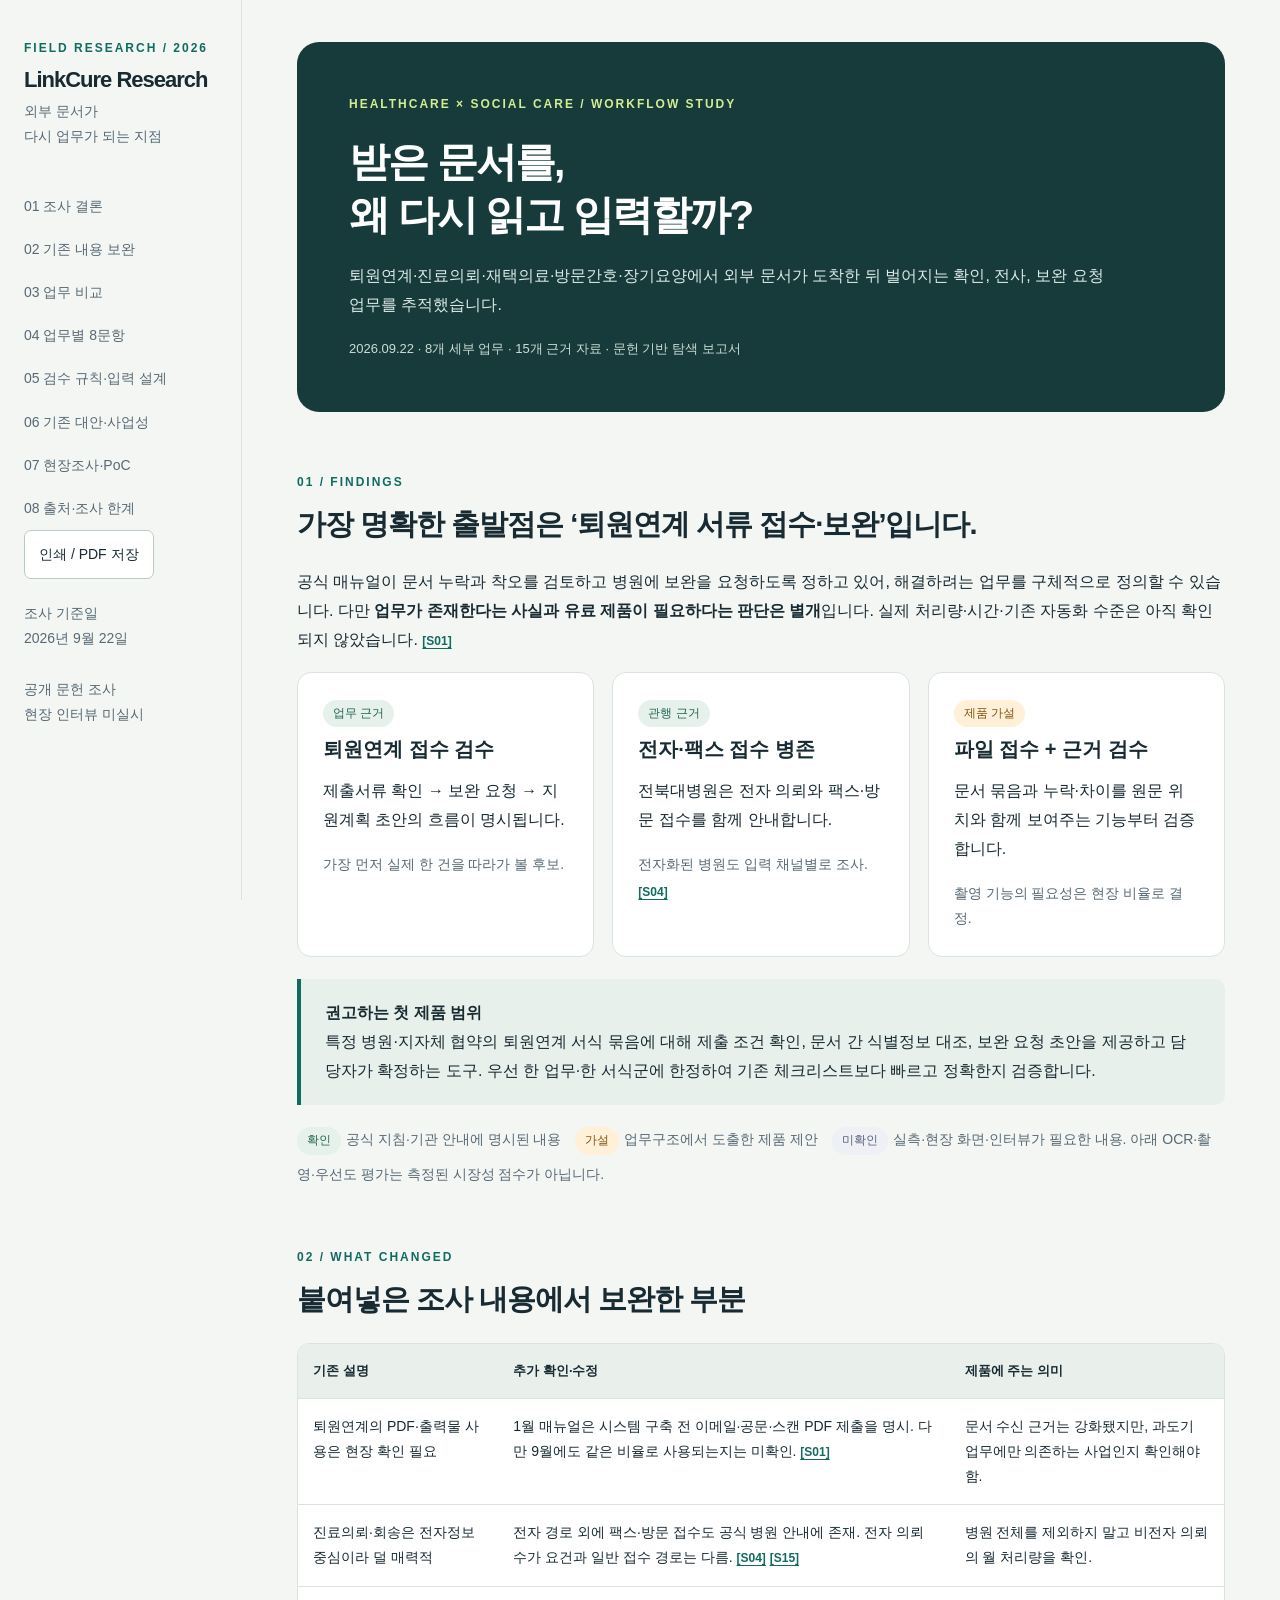
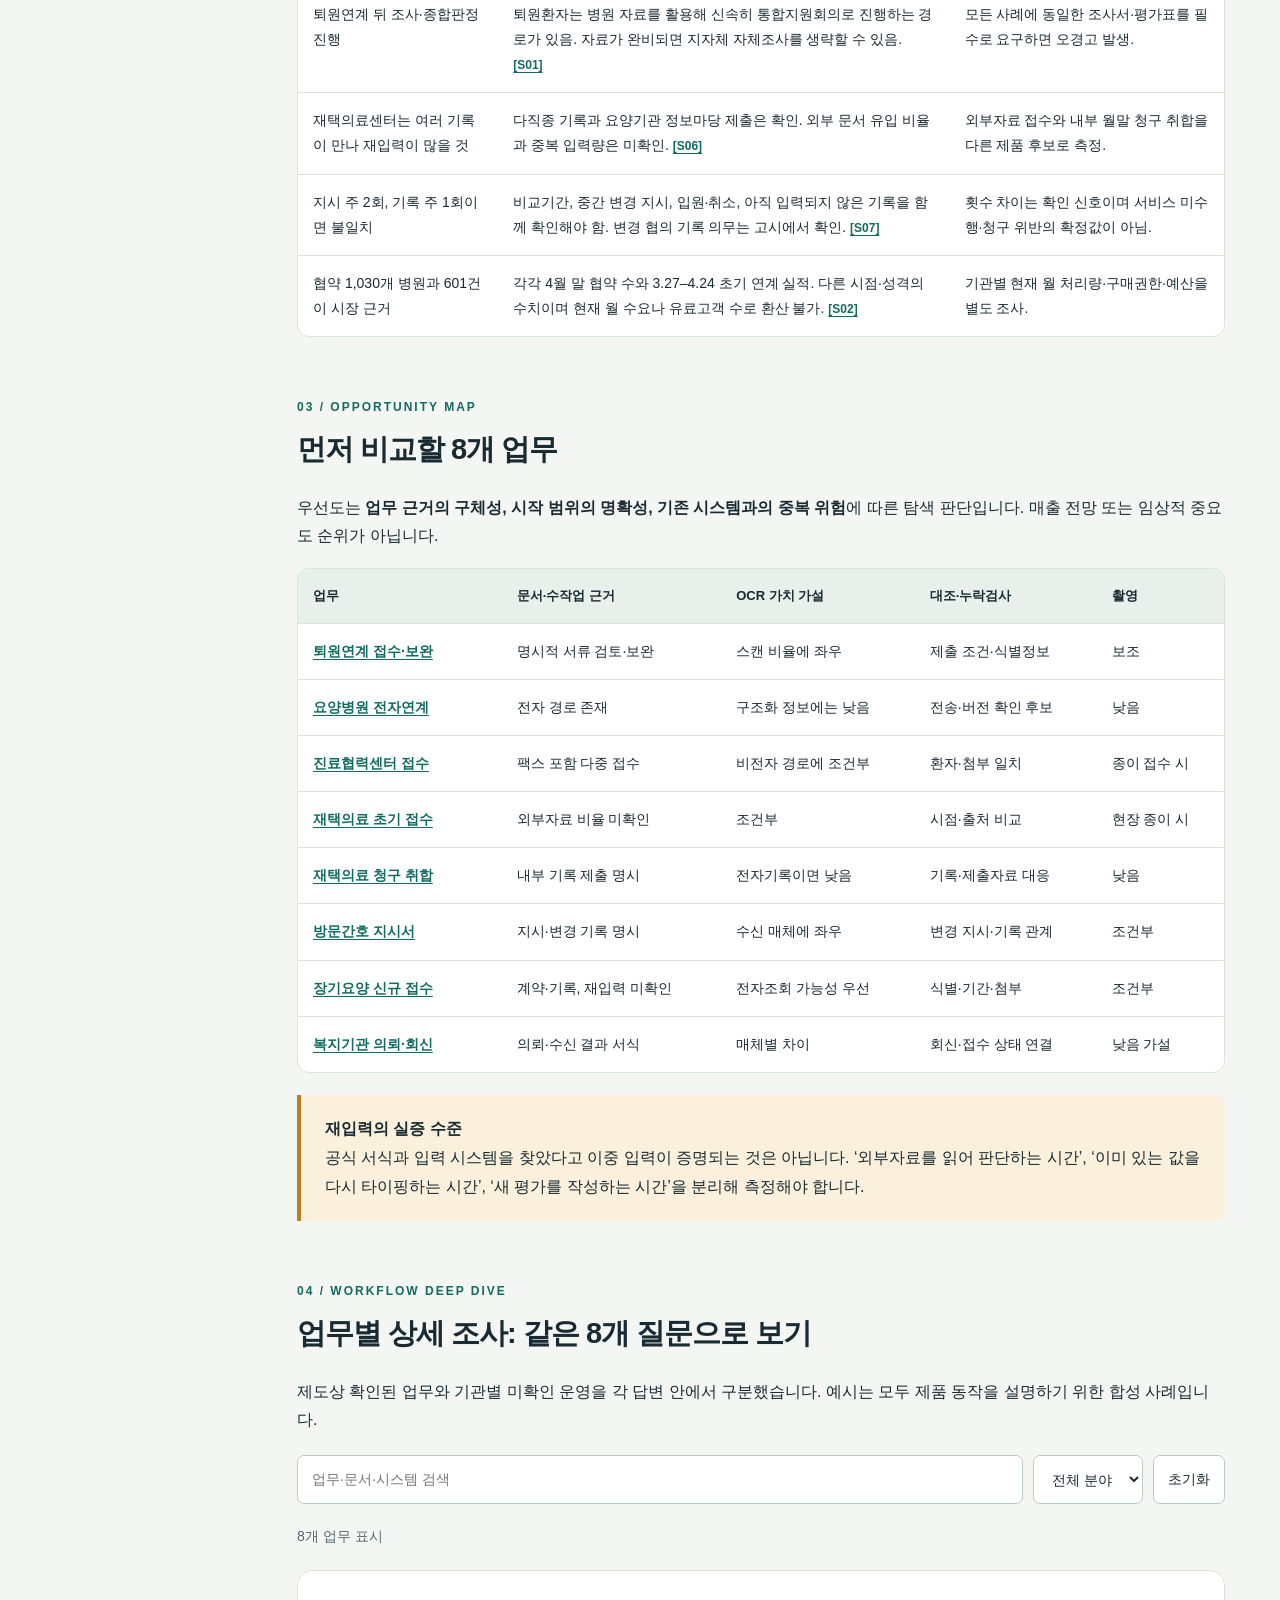
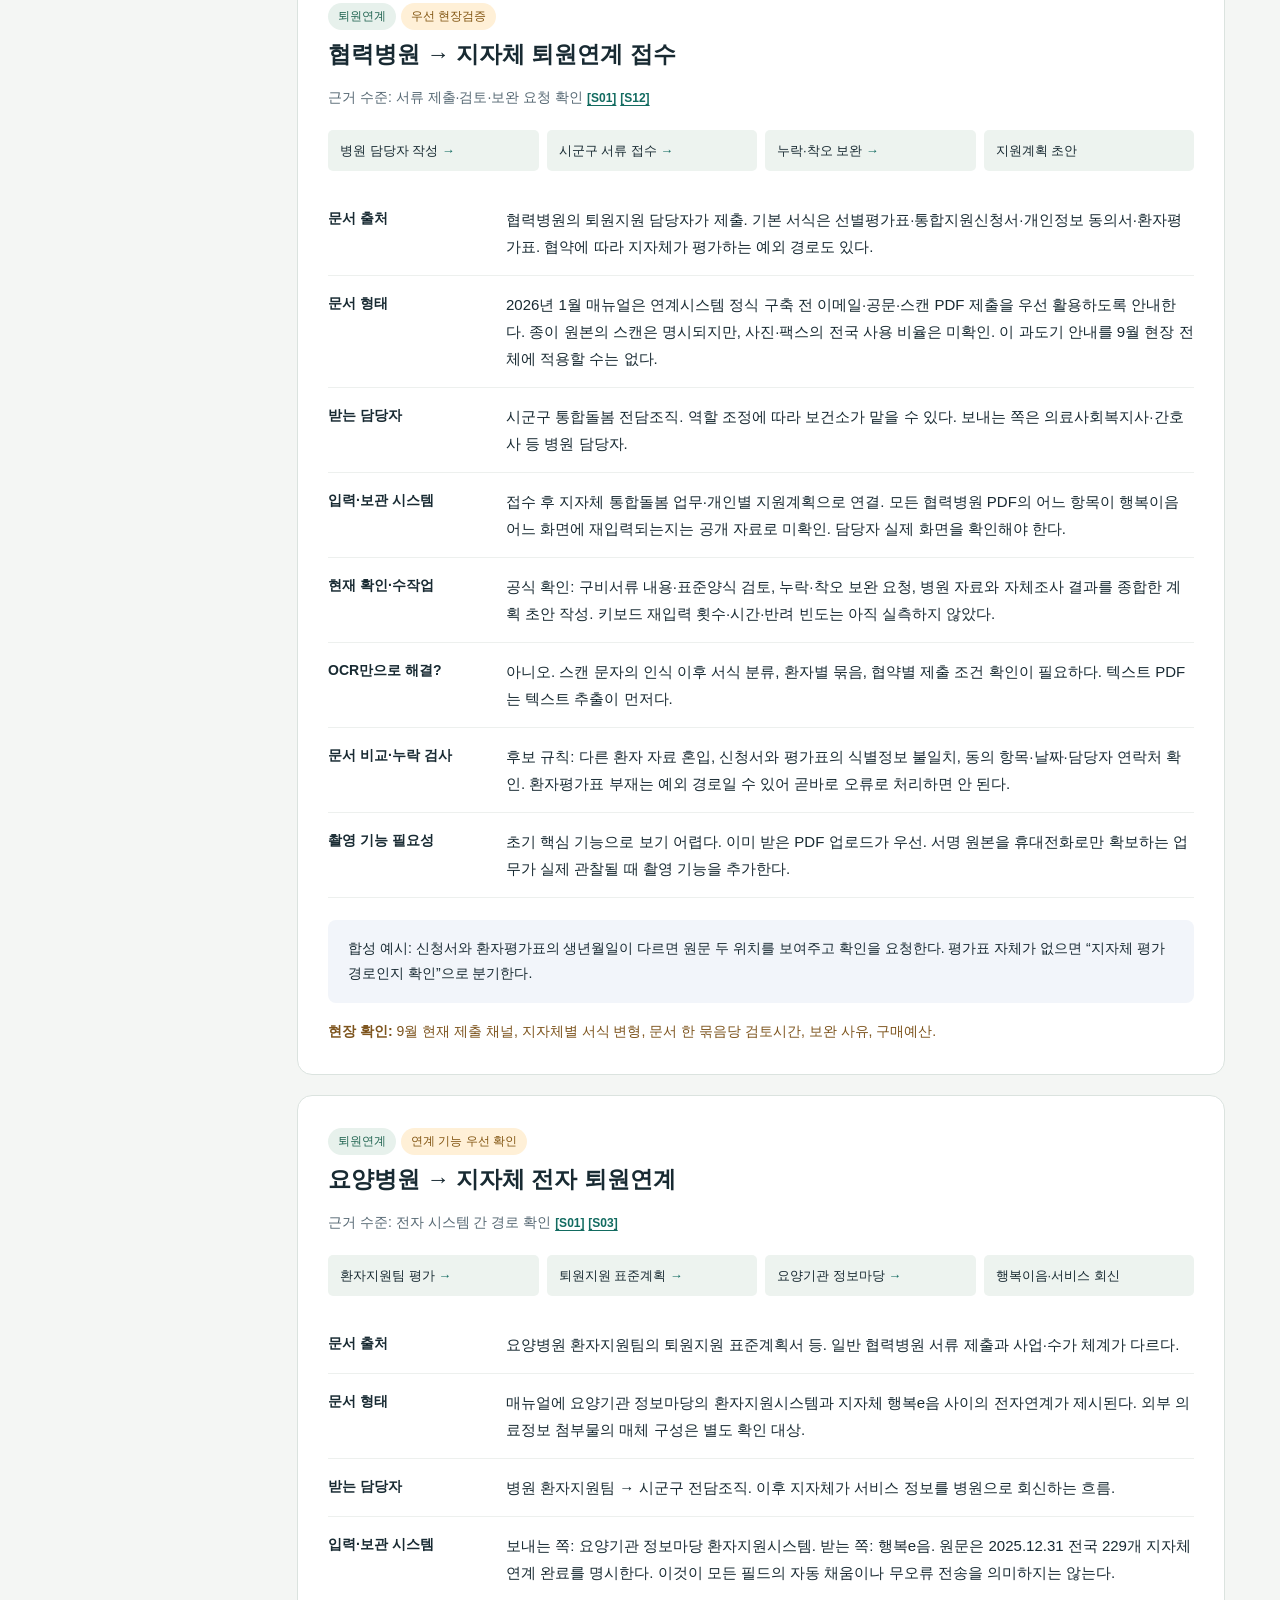
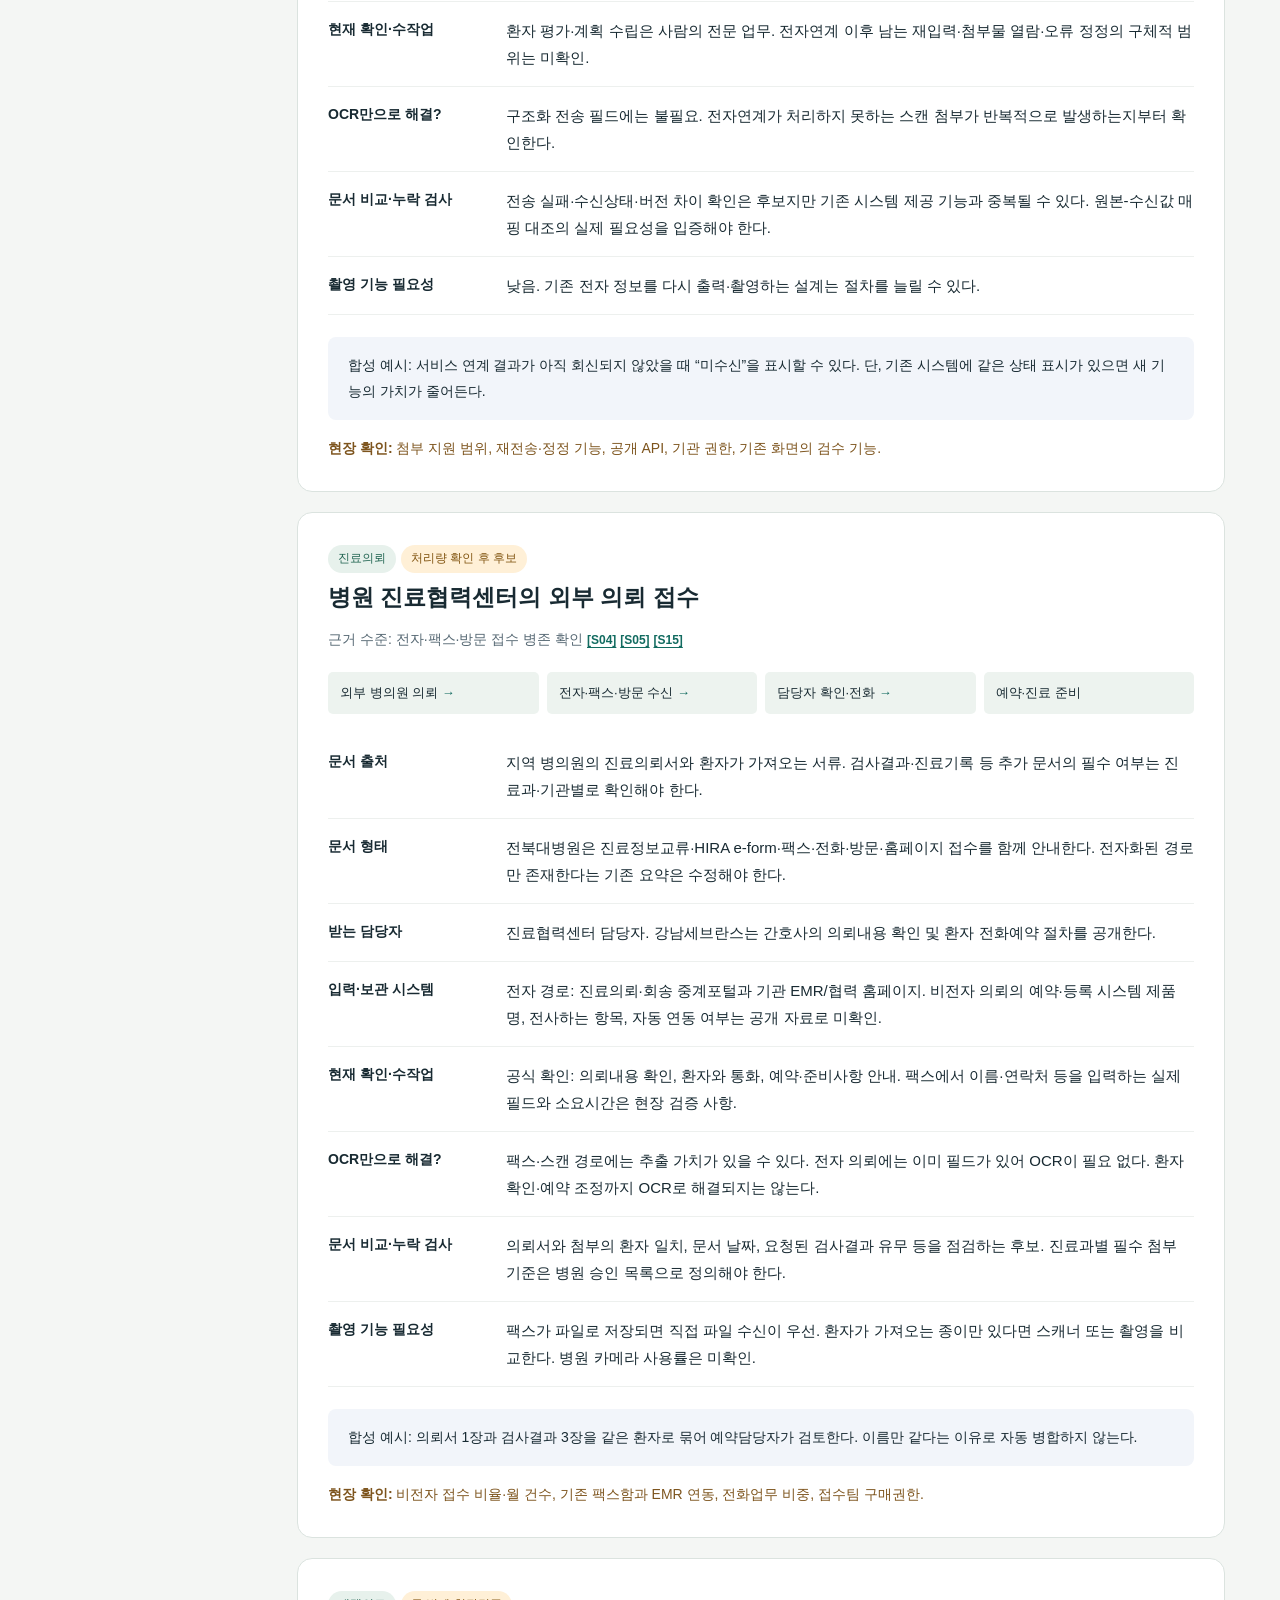
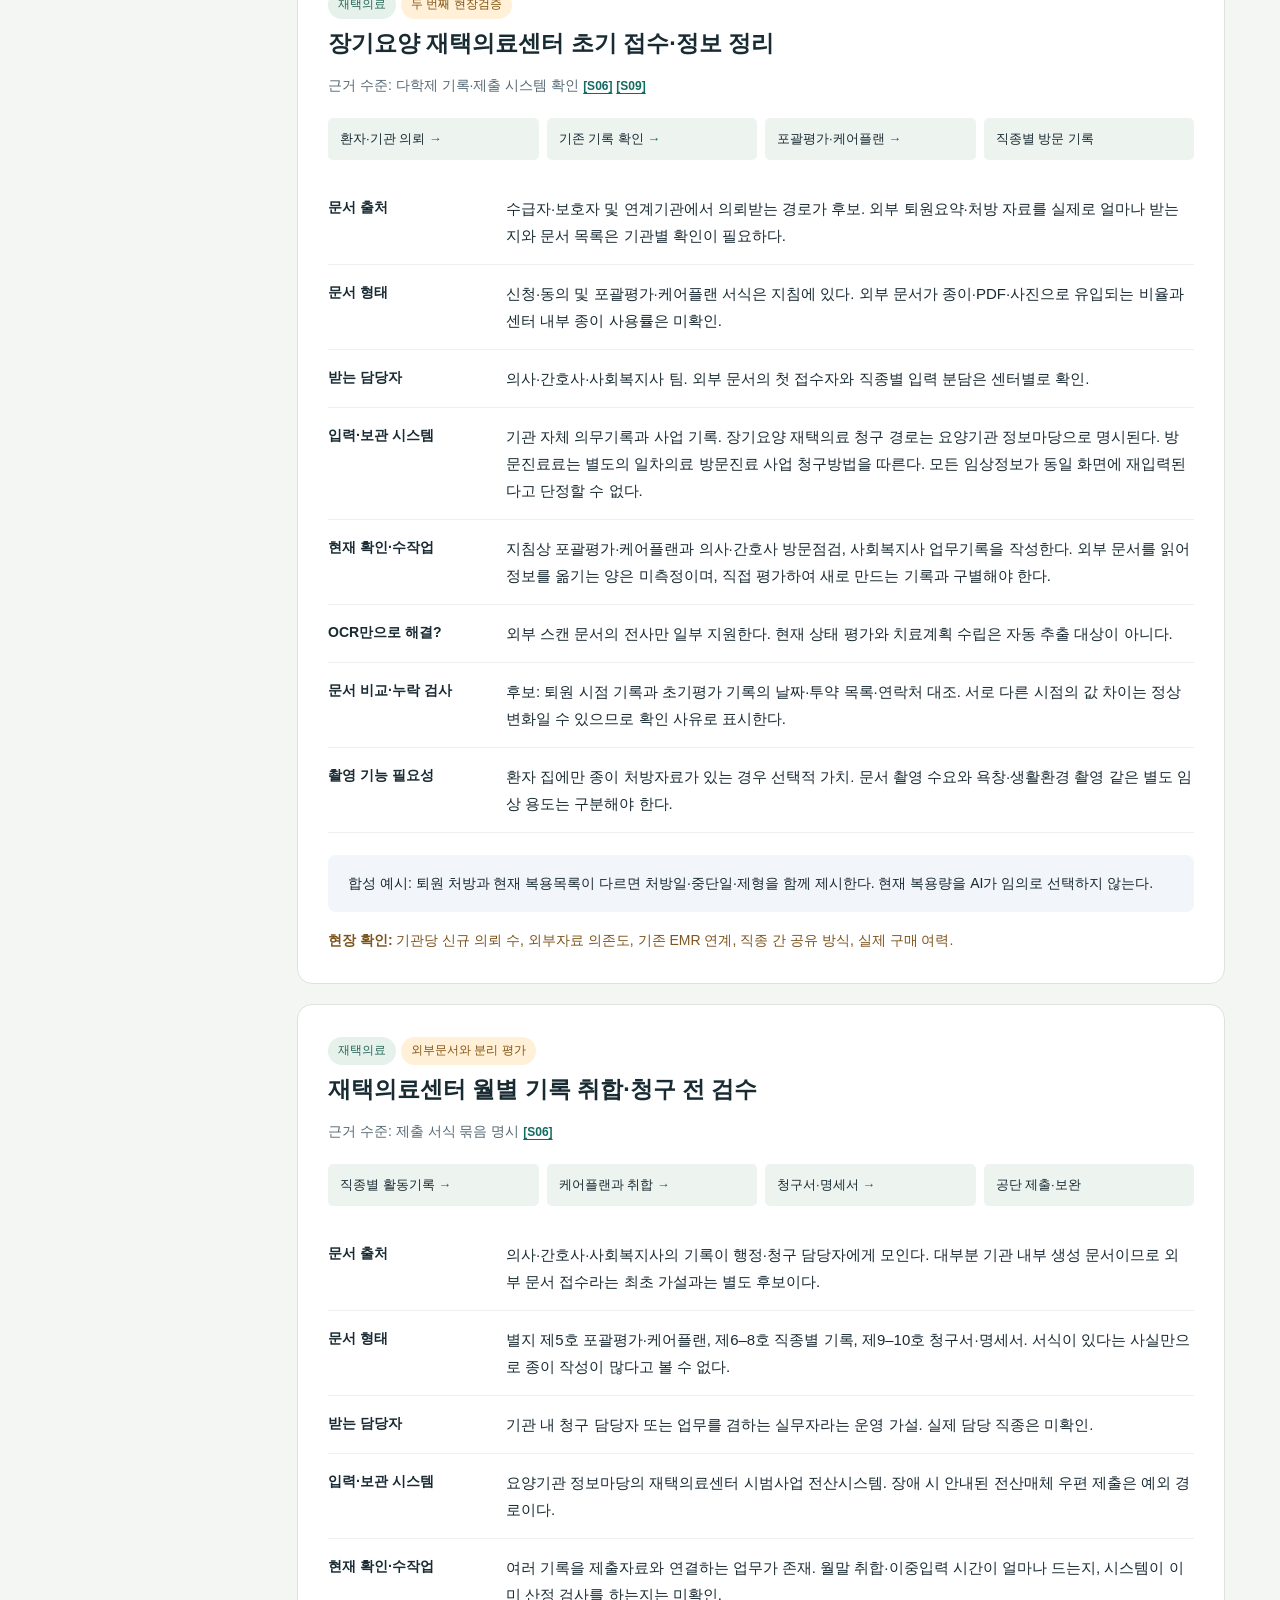
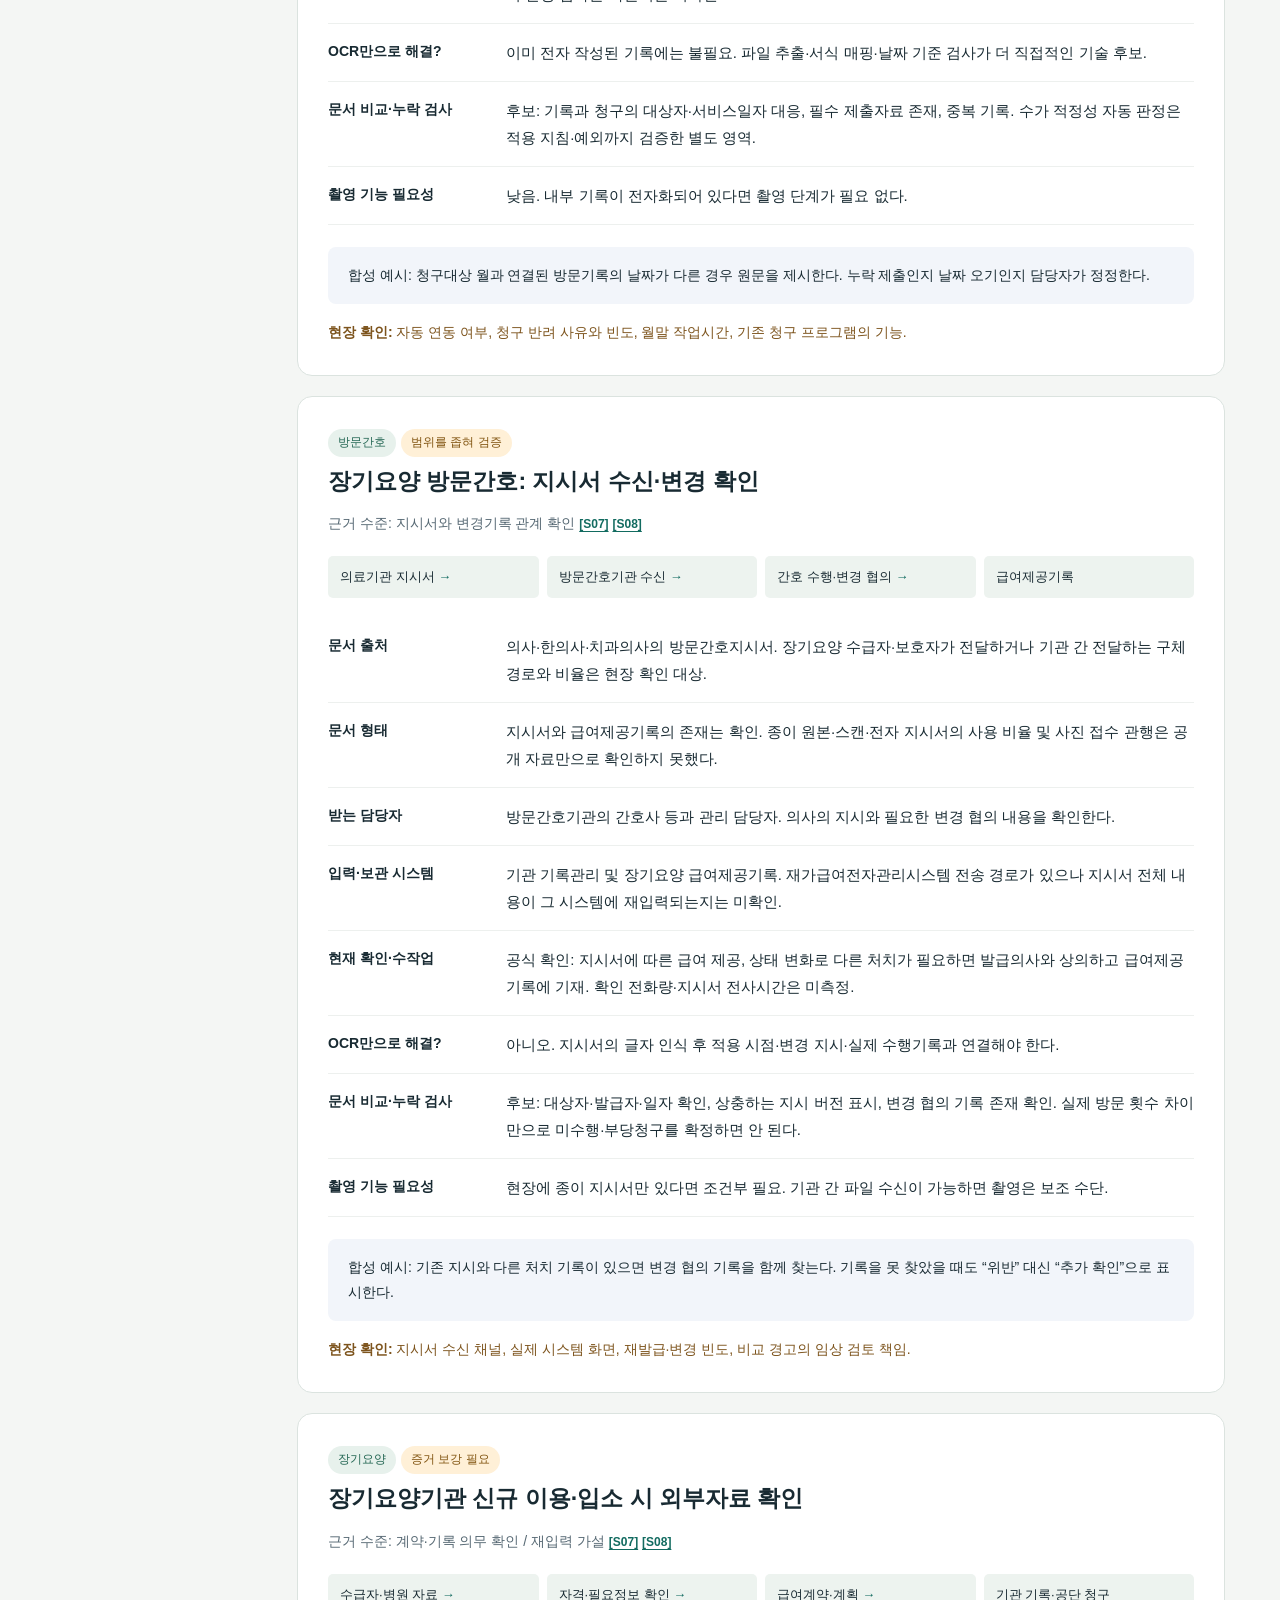
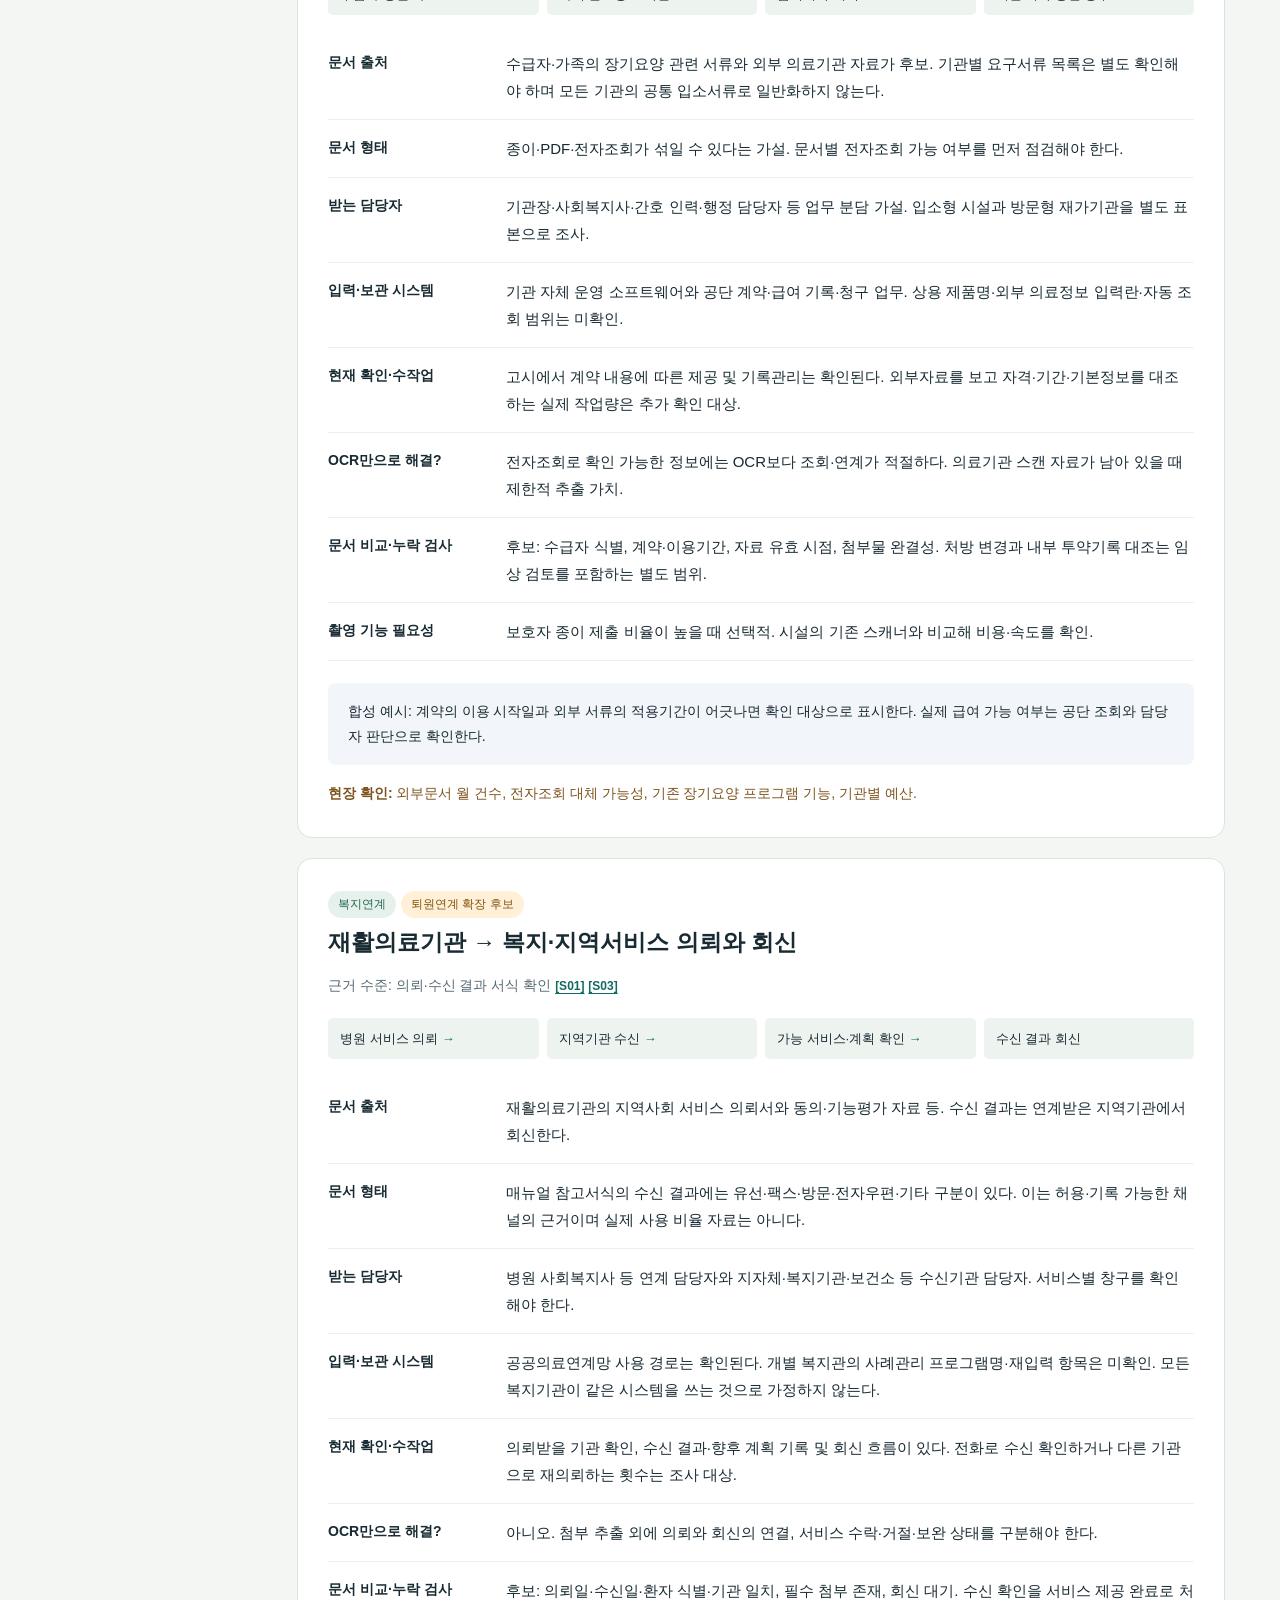
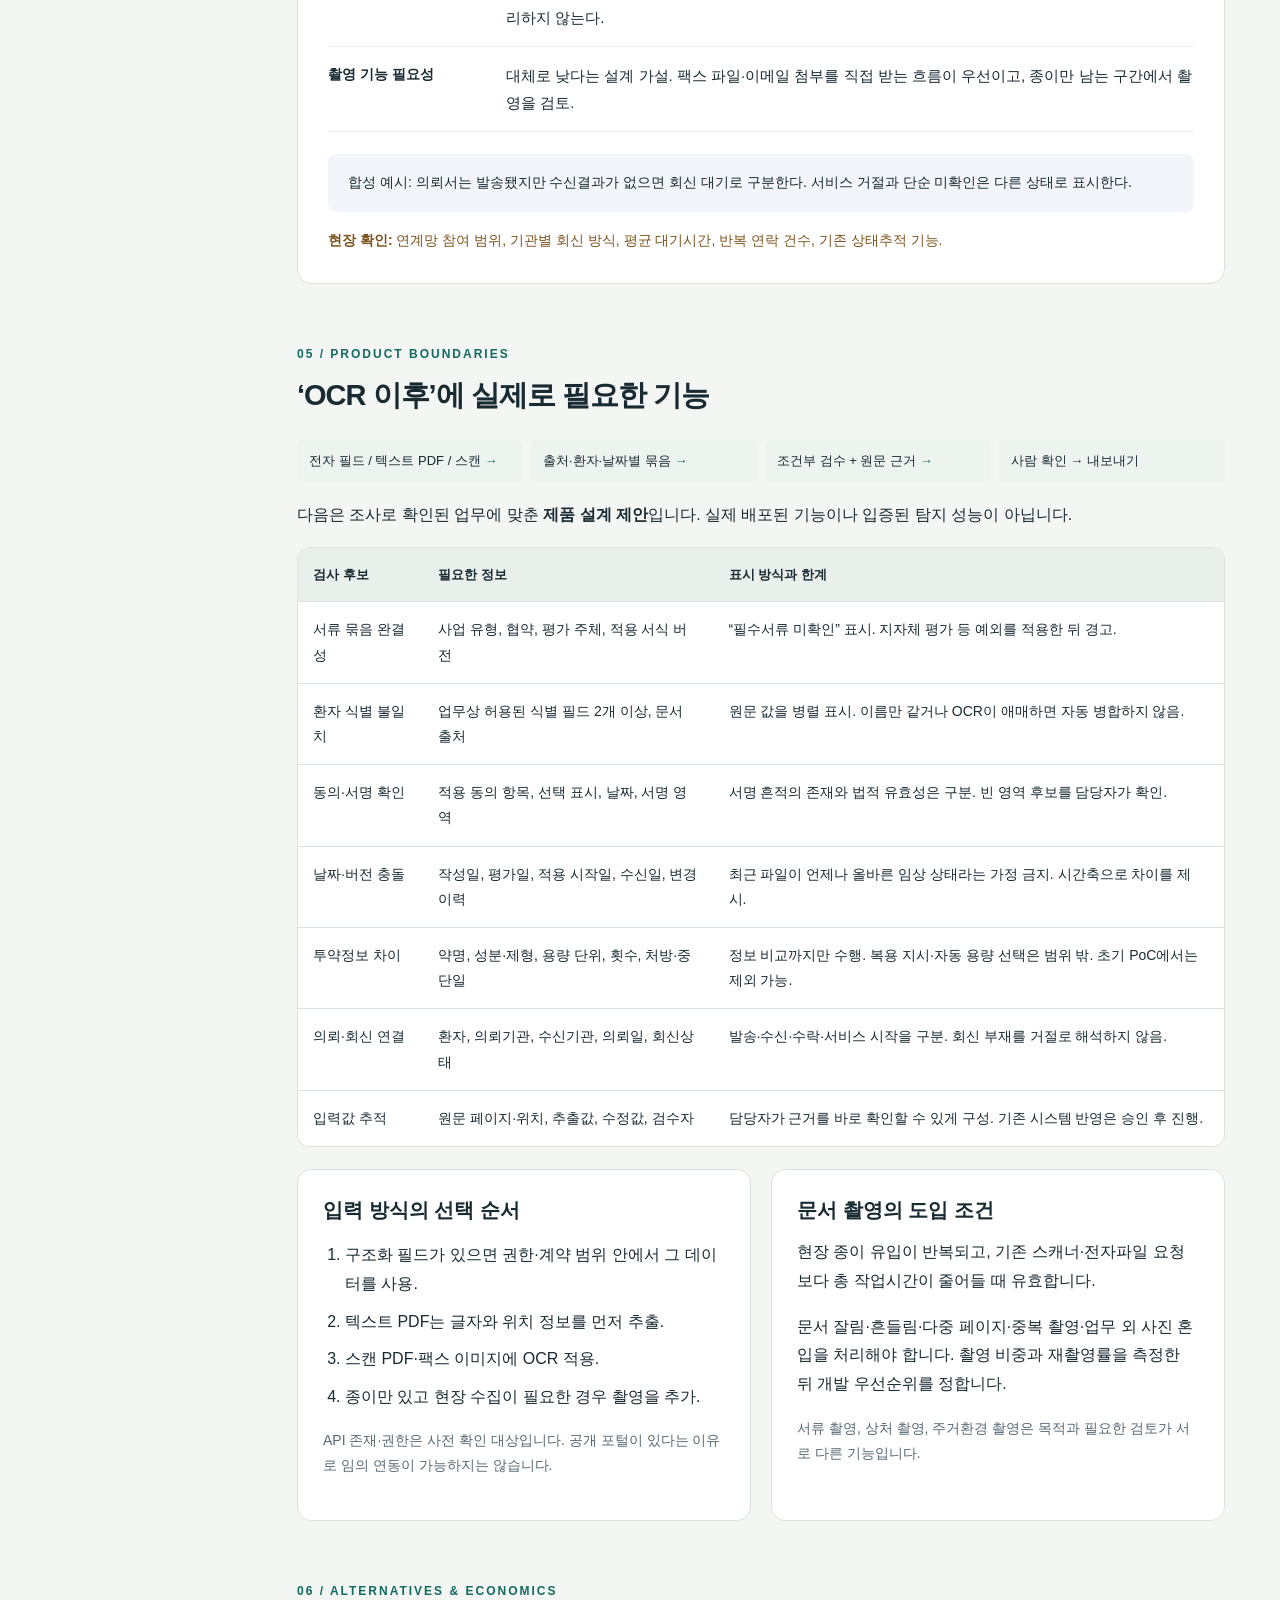
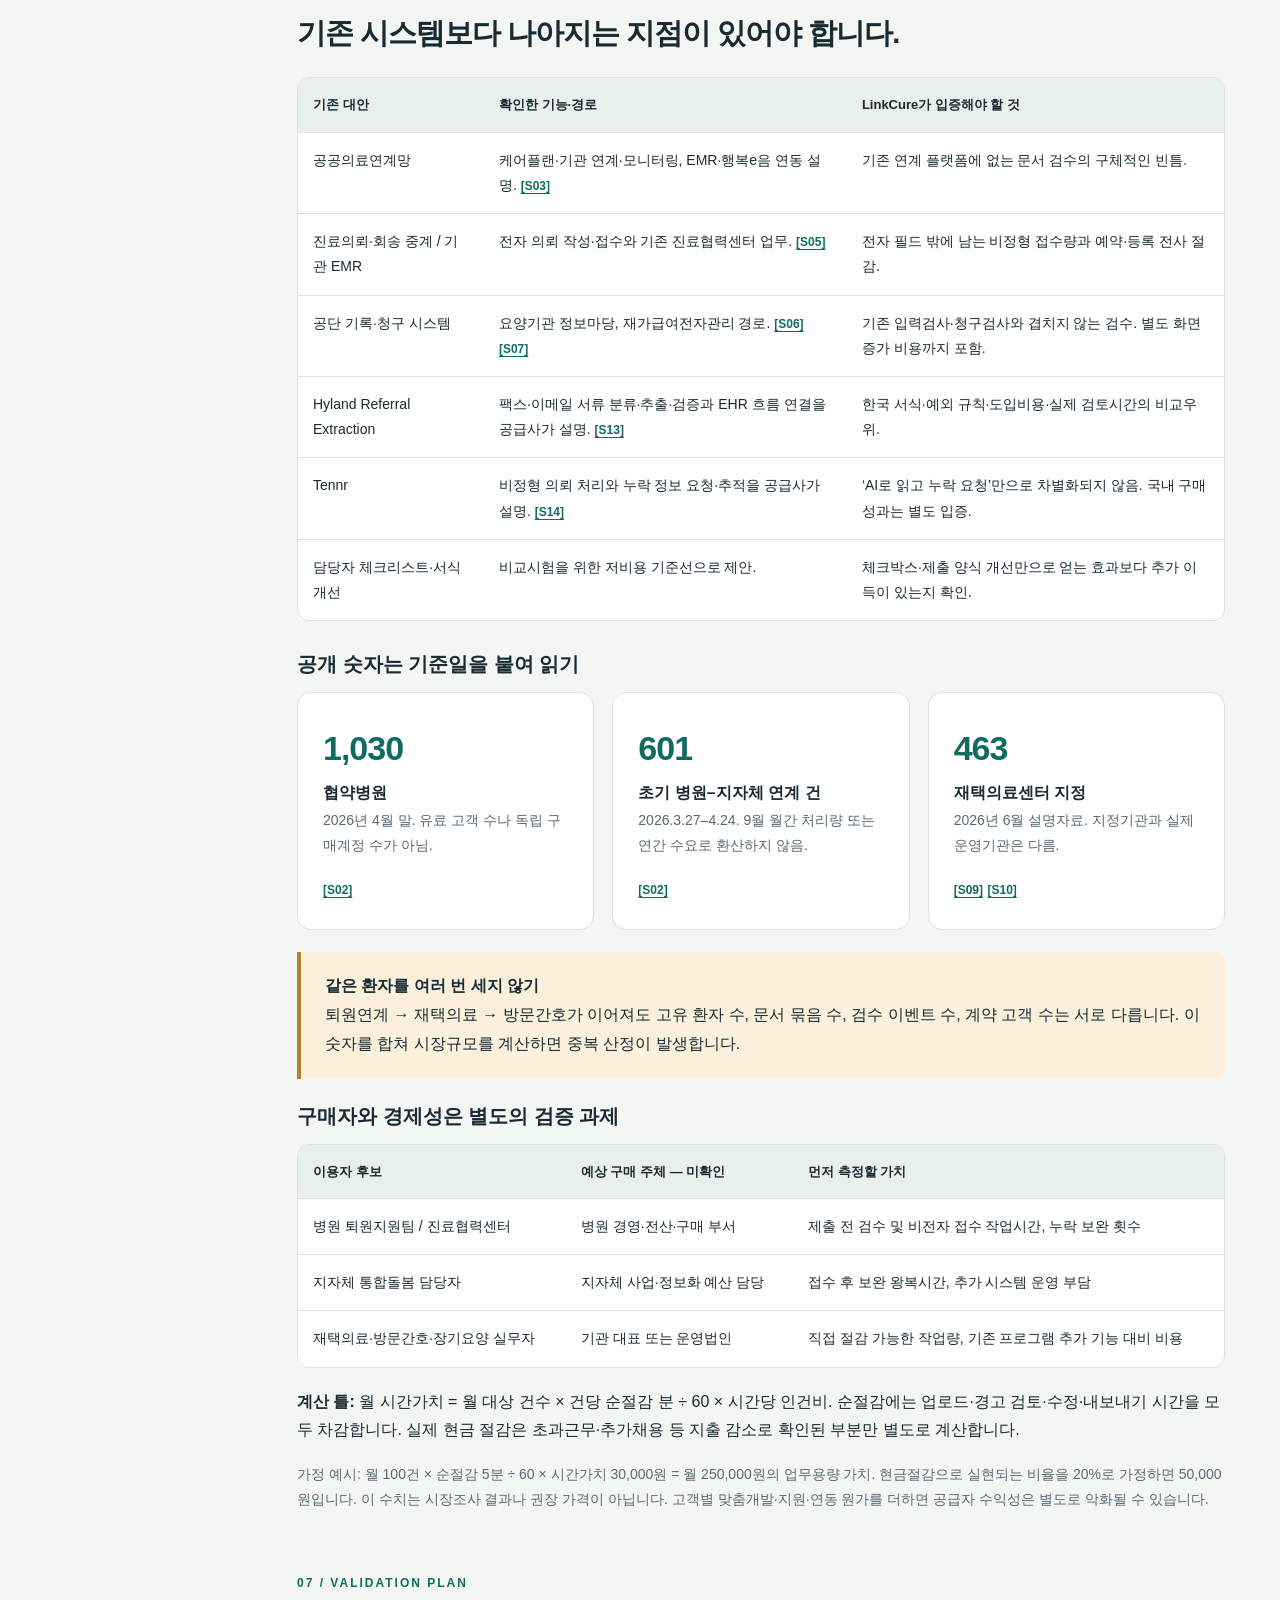
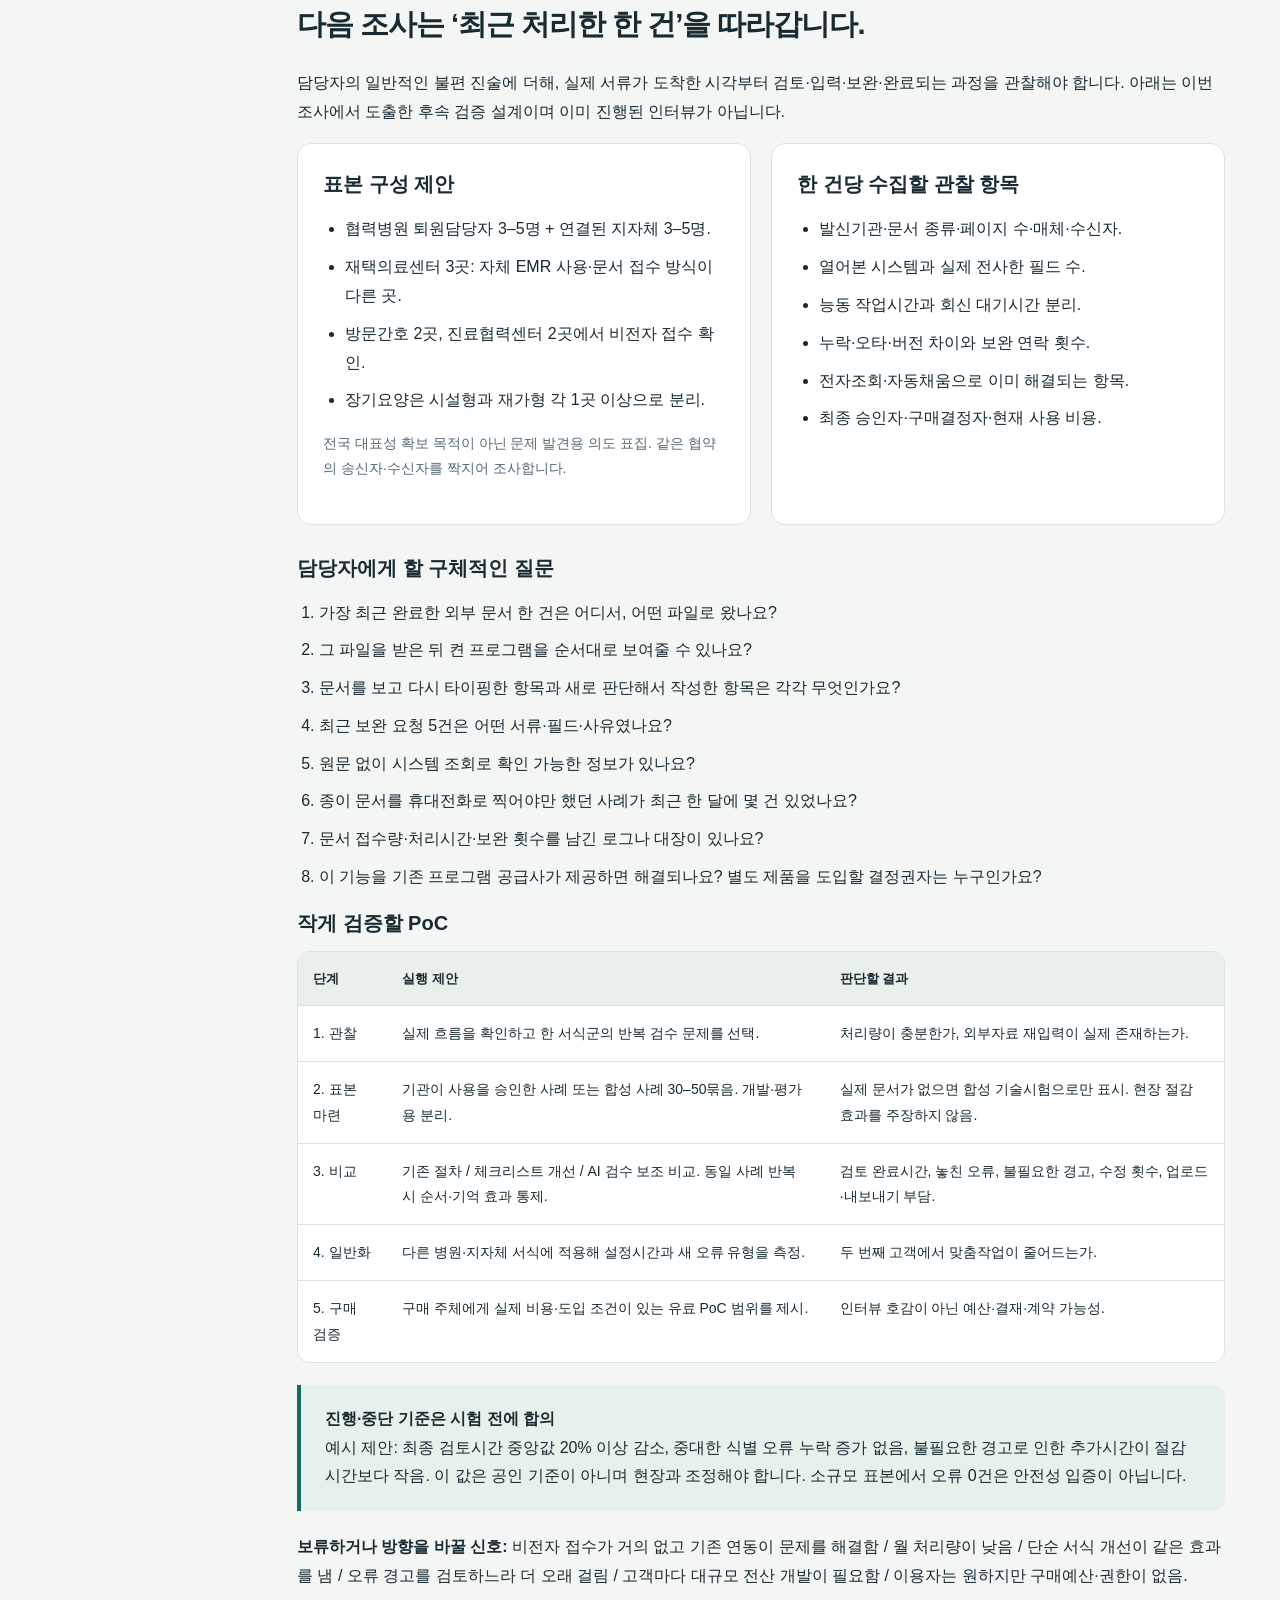
<file: public/healthcare-workflow-research.html>
<!doctype html><html lang="ko"><head><meta charset="utf-8"><meta name="viewport" content="width=device-width, initial-scale=1"><meta name="description" content="의료·복지 현장의 외부 문서 접수·재입력·검수 업무 심층 조사. 공식 근거, 미확인 사항, LinkCure 제품 가설을 구분한 보고서."><title>의료·복지 문서 업무 심층조사 | LinkCure</title><style>
:root{--ink:#182a32;--muted:#576974;--paper:#f4f6f4;--line:#dbe3df;--teal:#126b60;--lime:#d3ed95;--amber:#895413}*{box-sizing:border-box}html{scroll-behavior:smooth;scroll-padding-top:30px}body{margin:0;background:var(--paper);color:var(--ink);font:16px/1.8 "Malgun Gothic","Apple SD Gothic Neo",sans-serif}a{color:var(--teal);text-underline-offset:3px}a:focus-visible,button:focus-visible,input:focus-visible,select:focus-visible{outline:3px solid #bd7900;outline-offset:3px}.layout{display:grid;grid-template-columns:242px minmax(0,1fr);max-width:1600px;margin:auto}aside{padding:38px 24px;position:sticky;top:0;height:100vh;border-right:1px solid var(--line);overflow:auto}.brand{font-size:22px;font-weight:900;letter-spacing:-1px}.eyebrow{font-size:12px;font-weight:800;letter-spacing:2px;text-transform:uppercase;color:var(--teal)}nav{margin-top:35px}nav a{display:block;padding:9px 0;color:var(--muted);text-decoration:none;font-size:14px}nav a:hover{color:var(--teal)}main{min-width:0;padding:42px 55px 80px}.hero{background:#173b3b;color:#fff;padding:52px;border-radius:22px;position:relative}.hero .eyebrow{color:var(--lime)}h1{font-size:clamp(30px,3.2vw,49px);line-height:1.3;letter-spacing:-1.9px;margin:20px 0}h2{font-size:29px;line-height:1.4;letter-spacing:-1px;margin:10px 0 24px}h3{font-size:20px;line-height:1.5;margin:0 0 13px}p{margin:0 0 17px}.hero p{color:#dcebe7;max-width:770px}.meta{font-size:13px;color:var(--muted)}.hero .meta{color:#cbddd6}section{margin-top:60px}.section-no{color:var(--teal);font-size:12px;letter-spacing:2px;font-weight:800}.grid{display:grid;grid-template-columns:repeat(3,minmax(0,1fr));gap:18px}.card{background:white;border:1px solid var(--line);padding:25px;border-radius:14px}.card b.big{display:block;font-size:34px;letter-spacing:-1px;color:var(--teal)}.callout{padding:20px 24px;border-left:4px solid var(--teal);background:#e8f0eb;border-radius:0 10px 10px 0;margin:22px 0}.warn{border-color:#b88025;background:#faf0dc}.badge{display:inline-block;font-size:12px;padding:3px 10px;border-radius:30px;background:#e7f1ec;color:#236653;margin:0 5px 7px 0}.badge.maybe{background:#fff0d7;color:#815410}.badge.unknown{background:#eef0f5;color:#586279}.ref{font-size:12px;font-weight:700;white-space:nowrap}.table-wrap{overflow:auto;border:1px solid var(--line);border-radius:12px;background:white}table{width:100%;border-collapse:collapse;font-size:14px}th,td{padding:15px;text-align:left;vertical-align:top;border-bottom:1px solid var(--line)}th{background:#e9efeb;font-size:13px}tr:last-child td{border-bottom:0}.matrix{min-width:760px}.matrix td:first-child{font-weight:700;width:22%}.toolbar{display:flex;gap:10px;flex-wrap:wrap;margin:20px 0}input,select,button{font:inherit;font-size:14px;padding:11px 14px;border:1px solid #bacbc3;border-radius:7px;background:white;color:var(--ink)}input{flex:1;min-width:200px}button{cursor:pointer}button.primary{background:var(--teal);color:white;border-color:var(--teal)}.workflow{padding:30px;border:1px solid var(--line);background:white;border-radius:15px;margin:20px 0}.workflow h3{font-size:23px}.flow{display:flex;gap:8px;align-items:stretch;flex-wrap:wrap;margin:20px 0}.flow span{background:#edf3ef;padding:9px 12px;border-radius:5px;font-size:13px;flex:1;min-width:120px}.flow span:not(:last-child):after{content:" →";color:var(--teal);font-weight:bold}.qa{margin:0}.qa>div{display:grid;grid-template-columns:158px minmax(0,1fr);gap:20px;padding:15px 0;border-bottom:1px solid #edf0ee}.qa dt{font-weight:bold;font-size:14px}.qa dd{margin:0;font-size:15px}.example{background:#f2f5fa;padding:16px 20px;border-radius:8px;font-size:14px;margin-top:22px}.unknown-note{font-size:14px;color:#7d541d;margin:16px 0 0}.split{display:grid;grid-template-columns:1fr 1fr;gap:20px}ul,ol{padding-left:22px}li{margin-bottom:9px}.rule-table{min-width:650px}.source{padding:21px 0;border-bottom:1px solid var(--line);font-size:14px;overflow-wrap:anywhere}.source h3{font-size:16px}.source p{margin-bottom:8px}.source:target,.workflow:target{outline:3px solid #a7cdb7;outline-offset:5px}.small{font-size:14px;color:var(--muted)}.decision{font-weight:bold;color:var(--teal)}footer{margin-top:45px;padding-top:20px;border-top:1px solid var(--line);font-size:13px;color:var(--muted)}[hidden]{display:none!important}.skip{position:absolute;top:-60px}.skip:focus{top:10px;background:white;padding:10px;z-index:4}@media(max-width:1000px){.layout{grid-template-columns:190px minmax(0,1fr)}main{padding:30px}.hero{padding:32px}.grid{grid-template-columns:1fr}.split{grid-template-columns:1fr}}@media(max-width:700px){.layout{display:block}aside{position:static;height:auto;padding:20px;border-bottom:1px solid var(--line)}nav{display:flex;gap:12px;overflow:auto;margin-top:10px}nav a{white-space:nowrap}aside .small{display:none}main{padding:20px}.hero{padding:25px}h1{font-size:32px}.workflow{padding:20px}.qa>div{grid-template-columns:1fr;gap:5px}section{margin-top:42px}.hero .meta{font-size:12px}}@media print{@page{size:A4;margin:16mm}body{font-size:10pt;background:white}.layout{display:block}aside,.toolbar,.print-control,.skip{display:none!important}main{padding:0}.hero{background:white!important;color:#182a32;padding:15px 0;border-radius:0;border-bottom:2px solid #126b60}.hero p,.hero .meta,.hero .eyebrow{color:#182a32}h1{font-size:28pt}h2{font-size:19pt}h3{font-size:14pt}section{margin-top:28px}.grid{grid-template-columns:repeat(3,1fr);gap:8px}.card{padding:13px}.card b.big{font-size:23pt}.workflow{padding:15px;break-inside:auto}.qa>div{break-inside:avoid;font-size:10pt;grid-template-columns:110px 1fr;gap:12px}.qa dd{font-size:10pt}.table-wrap{overflow:visible}table,.matrix,.rule-table{min-width:0;font-size:9pt}th,td{padding:7px}thead{display:table-header-group}tr,.source,.example,.callout{break-inside:avoid}h2,h3{break-after:avoid}a{color:inherit}.source a{overflow-wrap:anywhere}.split{display:block}.split>.card{margin-bottom:12px}.workflow[hidden]{display:block!important}.flow span{min-width:0}footer{font-size:9pt}}
</style></head><body><a class="skip" href="#main">본문 바로가기</a><div class="layout"><aside><div class="eyebrow">Field Research / 2026</div><div class="brand">LinkCure Research</div><div class="small">외부 문서가<br>다시 업무가 되는 지점</div><nav aria-label="보고서 목차"><a href="#summary">01 조사 결론</a><a href="#corrections">02 기존 내용 보완</a><a href="#comparison">03 업무 비교</a><a href="#workflows">04 업무별 8문항</a><a href="#rules">05 검수 규칙·입력 설계</a><a href="#market">06 기존 대안·사업성</a><a href="#field">07 현장조사·PoC</a><a href="#sources">08 출처·조사 한계</a></nav><button class="print-control" onclick="window.print()">인쇄 / PDF 저장</button><p class="small" style="margin-top:22px">조사 기준일<br>2026년 9월 22일<br><br>공개 문헌 조사<br>현장 인터뷰 미실시</p></aside><main id="main"><header class="hero"><div class="eyebrow">Healthcare × Social Care / Workflow Study</div><h1>받은 문서를,<br>왜 다시 읽고 입력할까?</h1><p>퇴원연계·진료의뢰·재택의료·방문간호·장기요양에서 외부 문서가 도착한 뒤 벌어지는 확인, 전사, 보완 요청 업무를 추적했습니다.</p><div class="meta">2026.09.22 · 8개 세부 업무 · 15개 근거 자료 · 문헌 기반 탐색 보고서</div></header>
<section id="summary"><div class="section-no">01 / FINDINGS</div><h2>가장 명확한 출발점은 ‘퇴원연계 서류 접수·보완’입니다.</h2><p>공식 매뉴얼이 문서 누락과 착오를 검토하고 병원에 보완을 요청하도록 정하고 있어, 해결하려는 업무를 구체적으로 정의할 수 있습니다. 다만 <strong>업무가 존재한다는 사실과 유료 제품이 필요하다는 판단은 별개</strong>입니다. 실제 처리량·시간·기존 자동화 수준은 아직 확인되지 않았습니다. <a class="ref" href="#S01">[S01]</a></p><div class="grid"><div class="card"><span class="badge">업무 근거</span><h3>퇴원연계 접수 검수</h3><p>제출서류 확인 → 보완 요청 → 지원계획 초안의 흐름이 명시됩니다.</p><div class="small">가장 먼저 실제 한 건을 따라가 볼 후보.</div></div><div class="card"><span class="badge">관행 근거</span><h3>전자·팩스 접수 병존</h3><p>전북대병원은 전자 의뢰와 팩스·방문 접수를 함께 안내합니다.</p><div class="small">전자화된 병원도 입력 채널별로 조사.</div><a class="ref" href="#S04">[S04]</a></div><div class="card"><span class="badge maybe">제품 가설</span><h3>파일 접수 + 근거 검수</h3><p>문서 묶음과 누락·차이를 원문 위치와 함께 보여주는 기능부터 검증합니다.</p><div class="small">촬영 기능의 필요성은 현장 비율로 결정.</div></div></div><div class="callout"><strong>권고하는 첫 제품 범위</strong><br>특정 병원·지자체 협약의 퇴원연계 서식 묶음에 대해 제출 조건 확인, 문서 간 식별정보 대조, 보완 요청 초안을 제공하고 담당자가 확정하는 도구. 우선 한 업무·한 서식군에 한정하여 기존 체크리스트보다 빠르고 정확한지 검증합니다.</div><p class="small"><span class="badge">확인</span>공식 지침·기관 안내에 명시된 내용　<span class="badge maybe">가설</span>업무구조에서 도출한 제품 제안　<span class="badge unknown">미확인</span>실측·현장 화면·인터뷰가 필요한 내용. 아래 OCR·촬영·우선도 평가는 측정된 시장성 점수가 아닙니다.</p></section>
<section id="corrections"><div class="section-no">02 / WHAT CHANGED</div><h2>붙여넣은 조사 내용에서 보완한 부분</h2><div class="table-wrap"><table><thead><tr><th>기존 설명</th><th>추가 확인·수정</th><th>제품에 주는 의미</th></tr></thead><tbody>
<tr><td>퇴원연계의 PDF·출력물 사용은 현장 확인 필요</td><td>1월 매뉴얼은 시스템 구축 전 이메일·공문·스캔 PDF 제출을 명시. 다만 9월에도 같은 비율로 사용되는지는 미확인. <a class="ref" href="#S01">[S01]</a></td><td>문서 수신 근거는 강화됐지만, 과도기 업무에만 의존하는 사업인지 확인해야 함.</td></tr>
<tr><td>진료의뢰·회송은 전자정보 중심이라 덜 매력적</td><td>전자 경로 외에 팩스·방문 접수도 공식 병원 안내에 존재. 전자 의뢰 수가 요건과 일반 접수 경로는 다름. <a class="ref" href="#S04">[S04]</a> <a class="ref" href="#S15">[S15]</a></td><td>병원 전체를 제외하지 말고 비전자 의뢰의 월 처리량을 확인.</td></tr>
<tr><td>퇴원연계 뒤 조사·종합판정 진행</td><td>퇴원환자는 병원 자료를 활용해 신속히 통합지원회의로 진행하는 경로가 있음. 자료가 완비되면 지자체 자체조사를 생략할 수 있음. <a class="ref" href="#S01">[S01]</a></td><td>모든 사례에 동일한 조사서·평가표를 필수로 요구하면 오경고 발생.</td></tr>
<tr><td>재택의료센터는 여러 기록이 만나 재입력이 많을 것</td><td>다직종 기록과 요양기관 정보마당 제출은 확인. 외부 문서 유입 비율과 중복 입력량은 미확인. <a class="ref" href="#S06">[S06]</a></td><td>외부자료 접수와 내부 월말 청구 취합을 다른 제품 후보로 측정.</td></tr>
<tr><td>지시 주 2회, 기록 주 1회이면 불일치</td><td>비교기간, 중간 변경 지시, 입원·취소, 아직 입력되지 않은 기록을 함께 확인해야 함. 변경 협의 기록 의무는 고시에서 확인. <a class="ref" href="#S07">[S07]</a></td><td>횟수 차이는 확인 신호이며 서비스 미수행·청구 위반의 확정값이 아님.</td></tr>
<tr><td>협약 1,030개 병원과 601건이 시장 근거</td><td>각각 4월 말 협약 수와 3.27–4.24 초기 연계 실적. 다른 시점·성격의 수치이며 현재 월 수요나 유료고객 수로 환산 불가. <a class="ref" href="#S02">[S02]</a></td><td>기관별 현재 월 처리량·구매권한·예산을 별도 조사.</td></tr>
</tbody></table></div></section>
<section id="comparison"><div class="section-no">03 / OPPORTUNITY MAP</div><h2>먼저 비교할 8개 업무</h2><p>우선도는 <strong>업무 근거의 구체성, 시작 범위의 명확성, 기존 시스템과의 중복 위험</strong>에 따른 탐색 판단입니다. 매출 전망 또는 임상적 중요도 순위가 아닙니다.</p><div class="table-wrap"><table class="matrix"><thead><tr><th>업무</th><th>문서·수작업 근거</th><th>OCR 가치 가설</th><th>대조·누락검사</th><th>촬영</th></tr></thead><tbody>
<tr><td><a href="#w1">퇴원연계 접수·보완</a></td><td>명시적 서류 검토·보완</td><td>스캔 비율에 좌우</td><td>제출 조건·식별정보</td><td>보조</td></tr><tr><td><a href="#w2">요양병원 전자연계</a></td><td>전자 경로 존재</td><td>구조화 정보에는 낮음</td><td>전송·버전 확인 후보</td><td>낮음</td></tr><tr><td><a href="#w3">진료협력센터 접수</a></td><td>팩스 포함 다중 접수</td><td>비전자 경로에 조건부</td><td>환자·첨부 일치</td><td>종이 접수 시</td></tr><tr><td><a href="#w4">재택의료 초기 접수</a></td><td>외부자료 비율 미확인</td><td>조건부</td><td>시점·출처 비교</td><td>현장 종이 시</td></tr><tr><td><a href="#w5">재택의료 청구 취합</a></td><td>내부 기록 제출 명시</td><td>전자기록이면 낮음</td><td>기록·제출자료 대응</td><td>낮음</td></tr><tr><td><a href="#w6">방문간호 지시서</a></td><td>지시·변경 기록 명시</td><td>수신 매체에 좌우</td><td>변경 지시·기록 관계</td><td>조건부</td></tr><tr><td><a href="#w7">장기요양 신규 접수</a></td><td>계약·기록, 재입력 미확인</td><td>전자조회 가능성 우선</td><td>식별·기간·첨부</td><td>조건부</td></tr><tr><td><a href="#w8">복지기관 의뢰·회신</a></td><td>의뢰·수신 결과 서식</td><td>매체별 차이</td><td>회신·접수 상태 연결</td><td>낮음 가설</td></tr></tbody></table></div><div class="callout warn"><strong>재입력의 실증 수준</strong><br>공식 서식과 입력 시스템을 찾았다고 이중 입력이 증명되는 것은 아닙니다. ‘외부자료를 읽어 판단하는 시간’, ‘이미 있는 값을 다시 타이핑하는 시간’, ‘새 평가를 작성하는 시간’을 분리해 측정해야 합니다.</div></section><section id="workflows"><div class="section-no">04 / WORKFLOW DEEP DIVE</div><h2>업무별 상세 조사: 같은 8개 질문으로 보기</h2><p>제도상 확인된 업무와 기관별 미확인 운영을 각 답변 안에서 구분했습니다. 예시는 모두 제품 동작을 설명하기 위한 합성 사례입니다.</p><div class="toolbar"><input id="search" type="search" aria-label="업무 상세 검색" placeholder="업무·문서·시스템 검색"><select id="category" aria-label="분야 선택"><option value="all">전체 분야</option><option>퇴원연계</option><option>진료의뢰</option><option>재택의료</option><option>방문간호</option><option>장기요양</option><option>복지연계</option></select><button id="reset">초기화</button></div><p class="small" id="resultCount" role="status">8개 업무 표시</p><div id="workflowList"><article class="workflow" id="w1" data-category="퇴원연계"><span class="badge">퇴원연계</span><span class="badge maybe">우선 현장검증</span><h3>협력병원 → 지자체 퇴원연계 접수</h3><p class="small">근거 수준: 서류 제출·검토·보완 요청 확인 <a class="ref" href="#S01">[S01]</a> <a class="ref" href="#S12">[S12]</a></p><div class="flow"><span>병원 담당자 작성</span><span>시군구 서류 접수</span><span>누락·착오 보완</span><span>지원계획 초안</span></div><dl class="qa"><div><dt>문서 출처</dt><dd>협력병원의 퇴원지원 담당자가 제출. 기본 서식은 선별평가표·통합지원신청서·개인정보 동의서·환자평가표. 협약에 따라 지자체가 평가하는 예외 경로도 있다.</dd></div><div><dt>문서 형태</dt><dd>2026년 1월 매뉴얼은 연계시스템 정식 구축 전 이메일·공문·스캔 PDF 제출을 우선 활용하도록 안내한다. 종이 원본의 스캔은 명시되지만, 사진·팩스의 전국 사용 비율은 미확인. 이 과도기 안내를 9월 현장 전체에 적용할 수는 없다.</dd></div><div><dt>받는 담당자</dt><dd>시군구 통합돌봄 전담조직. 역할 조정에 따라 보건소가 맡을 수 있다. 보내는 쪽은 의료사회복지사·간호사 등 병원 담당자.</dd></div><div><dt>입력·보관 시스템</dt><dd>접수 후 지자체 통합돌봄 업무·개인별 지원계획으로 연결. 모든 협력병원 PDF의 어느 항목이 행복이음 어느 화면에 재입력되는지는 공개 자료로 미확인. 담당자 실제 화면을 확인해야 한다.</dd></div><div><dt>현재 확인·수작업</dt><dd>공식 확인: 구비서류 내용·표준양식 검토, 누락·착오 보완 요청, 병원 자료와 자체조사 결과를 종합한 계획 초안 작성. 키보드 재입력 횟수·시간·반려 빈도는 아직 실측하지 않았다.</dd></div><div><dt>OCR만으로 해결?</dt><dd>아니오. 스캔 문자의 인식 이후 서식 분류, 환자별 묶음, 협약별 제출 조건 확인이 필요하다. 텍스트 PDF는 텍스트 추출이 먼저다.</dd></div><div><dt>문서 비교·누락 검사</dt><dd>후보 규칙: 다른 환자 자료 혼입, 신청서와 평가표의 식별정보 불일치, 동의 항목·날짜·담당자 연락처 확인. 환자평가표 부재는 예외 경로일 수 있어 곧바로 오류로 처리하면 안 된다.</dd></div><div><dt>촬영 기능 필요성</dt><dd>초기 핵심 기능으로 보기 어렵다. 이미 받은 PDF 업로드가 우선. 서명 원본을 휴대전화로만 확보하는 업무가 실제 관찰될 때 촬영 기능을 추가한다.</dd></div></dl><div class="example">합성 예시: 신청서와 환자평가표의 생년월일이 다르면 원문 두 위치를 보여주고 확인을 요청한다. 평가표 자체가 없으면 “지자체 평가 경로인지 확인”으로 분기한다.</div><p class="unknown-note"><strong>현장 확인:</strong> 9월 현재 제출 채널, 지자체별 서식 변형, 문서 한 묶음당 검토시간, 보완 사유, 구매예산.</p></article><article class="workflow" id="w2" data-category="퇴원연계"><span class="badge">퇴원연계</span><span class="badge maybe">연계 기능 우선 확인</span><h3>요양병원 → 지자체 전자 퇴원연계</h3><p class="small">근거 수준: 전자 시스템 간 경로 확인 <a class="ref" href="#S01">[S01]</a> <a class="ref" href="#S03">[S03]</a></p><div class="flow"><span>환자지원팀 평가</span><span>퇴원지원 표준계획</span><span>요양기관 정보마당</span><span>행복이음·서비스 회신</span></div><dl class="qa"><div><dt>문서 출처</dt><dd>요양병원 환자지원팀의 퇴원지원 표준계획서 등. 일반 협력병원 서류 제출과 사업·수가 체계가 다르다.</dd></div><div><dt>문서 형태</dt><dd>매뉴얼에 요양기관 정보마당의 환자지원시스템과 지자체 행복e음 사이의 전자연계가 제시된다. 외부 의료정보 첨부물의 매체 구성은 별도 확인 대상.</dd></div><div><dt>받는 담당자</dt><dd>병원 환자지원팀 → 시군구 전담조직. 이후 지자체가 서비스 정보를 병원으로 회신하는 흐름.</dd></div><div><dt>입력·보관 시스템</dt><dd>보내는 쪽: 요양기관 정보마당 환자지원시스템. 받는 쪽: 행복e음. 원문은 2025.12.31 전국 229개 지자체 연계 완료를 명시한다. 이것이 모든 필드의 자동 채움이나 무오류 전송을 의미하지는 않는다.</dd></div><div><dt>현재 확인·수작업</dt><dd>환자 평가·계획 수립은 사람의 전문 업무. 전자연계 이후 남는 재입력·첨부물 열람·오류 정정의 구체적 범위는 미확인.</dd></div><div><dt>OCR만으로 해결?</dt><dd>구조화 전송 필드에는 불필요. 전자연계가 처리하지 못하는 스캔 첨부가 반복적으로 발생하는지부터 확인한다.</dd></div><div><dt>문서 비교·누락 검사</dt><dd>전송 실패·수신상태·버전 차이 확인은 후보지만 기존 시스템 제공 기능과 중복될 수 있다. 원본-수신값 매핑 대조의 실제 필요성을 입증해야 한다.</dd></div><div><dt>촬영 기능 필요성</dt><dd>낮음. 기존 전자 정보를 다시 출력·촬영하는 설계는 절차를 늘릴 수 있다.</dd></div></dl><div class="example">합성 예시: 서비스 연계 결과가 아직 회신되지 않았을 때 “미수신”을 표시할 수 있다. 단, 기존 시스템에 같은 상태 표시가 있으면 새 기능의 가치가 줄어든다.</div><p class="unknown-note"><strong>현장 확인:</strong> 첨부 지원 범위, 재전송·정정 기능, 공개 API, 기관 권한, 기존 화면의 검수 기능.</p></article><article class="workflow" id="w3" data-category="진료의뢰"><span class="badge">진료의뢰</span><span class="badge maybe">처리량 확인 후 후보</span><h3>병원 진료협력센터의 외부 의뢰 접수</h3><p class="small">근거 수준: 전자·팩스·방문 접수 병존 확인 <a class="ref" href="#S04">[S04]</a> <a class="ref" href="#S05">[S05]</a> <a class="ref" href="#S15">[S15]</a></p><div class="flow"><span>외부 병의원 의뢰</span><span>전자·팩스·방문 수신</span><span>담당자 확인·전화</span><span>예약·진료 준비</span></div><dl class="qa"><div><dt>문서 출처</dt><dd>지역 병의원의 진료의뢰서와 환자가 가져오는 서류. 검사결과·진료기록 등 추가 문서의 필수 여부는 진료과·기관별로 확인해야 한다.</dd></div><div><dt>문서 형태</dt><dd>전북대병원은 진료정보교류·HIRA e-form·팩스·전화·방문·홈페이지 접수를 함께 안내한다. 전자화된 경로만 존재한다는 기존 요약은 수정해야 한다.</dd></div><div><dt>받는 담당자</dt><dd>진료협력센터 담당자. 강남세브란스는 간호사의 의뢰내용 확인 및 환자 전화예약 절차를 공개한다.</dd></div><div><dt>입력·보관 시스템</dt><dd>전자 경로: 진료의뢰·회송 중계포털과 기관 EMR/협력 홈페이지. 비전자 의뢰의 예약·등록 시스템 제품명, 전사하는 항목, 자동 연동 여부는 공개 자료로 미확인.</dd></div><div><dt>현재 확인·수작업</dt><dd>공식 확인: 의뢰내용 확인, 환자와 통화, 예약·준비사항 안내. 팩스에서 이름·연락처 등을 입력하는 실제 필드와 소요시간은 현장 검증 사항.</dd></div><div><dt>OCR만으로 해결?</dt><dd>팩스·스캔 경로에는 추출 가치가 있을 수 있다. 전자 의뢰에는 이미 필드가 있어 OCR이 필요 없다. 환자 확인·예약 조정까지 OCR로 해결되지는 않는다.</dd></div><div><dt>문서 비교·누락 검사</dt><dd>의뢰서와 첨부의 환자 일치, 문서 날짜, 요청된 검사결과 유무 등을 점검하는 후보. 진료과별 필수 첨부 기준은 병원 승인 목록으로 정의해야 한다.</dd></div><div><dt>촬영 기능 필요성</dt><dd>팩스가 파일로 저장되면 직접 파일 수신이 우선. 환자가 가져오는 종이만 있다면 스캐너 또는 촬영을 비교한다. 병원 카메라 사용률은 미확인.</dd></div></dl><div class="example">합성 예시: 의뢰서 1장과 검사결과 3장을 같은 환자로 묶어 예약담당자가 검토한다. 이름만 같다는 이유로 자동 병합하지 않는다.</div><p class="unknown-note"><strong>현장 확인:</strong> 비전자 접수 비율·월 건수, 기존 팩스함과 EMR 연동, 전화업무 비중, 접수팀 구매권한.</p></article><article class="workflow" id="w4" data-category="재택의료"><span class="badge">재택의료</span><span class="badge maybe">두 번째 현장검증</span><h3>장기요양 재택의료센터 초기 접수·정보 정리</h3><p class="small">근거 수준: 다학제 기록·제출 시스템 확인 <a class="ref" href="#S06">[S06]</a> <a class="ref" href="#S09">[S09]</a></p><div class="flow"><span>환자·기관 의뢰</span><span>기존 기록 확인</span><span>포괄평가·케어플랜</span><span>직종별 방문 기록</span></div><dl class="qa"><div><dt>문서 출처</dt><dd>수급자·보호자 및 연계기관에서 의뢰받는 경로가 후보. 외부 퇴원요약·처방 자료를 실제로 얼마나 받는지와 문서 목록은 기관별 확인이 필요하다.</dd></div><div><dt>문서 형태</dt><dd>신청·동의 및 포괄평가·케어플랜 서식은 지침에 있다. 외부 문서가 종이·PDF·사진으로 유입되는 비율과 센터 내부 종이 사용률은 미확인.</dd></div><div><dt>받는 담당자</dt><dd>의사·간호사·사회복지사 팀. 외부 문서의 첫 접수자와 직종별 입력 분담은 센터별로 확인.</dd></div><div><dt>입력·보관 시스템</dt><dd>기관 자체 의무기록과 사업 기록. 장기요양 재택의료 청구 경로는 요양기관 정보마당으로 명시된다. 방문진료료는 별도의 일차의료 방문진료 사업 청구방법을 따른다. 모든 임상정보가 동일 화면에 재입력된다고 단정할 수 없다.</dd></div><div><dt>현재 확인·수작업</dt><dd>지침상 포괄평가·케어플랜과 의사·간호사 방문점검, 사회복지사 업무기록을 작성한다. 외부 문서를 읽어 정보를 옮기는 양은 미측정이며, 직접 평가하여 새로 만드는 기록과 구별해야 한다.</dd></div><div><dt>OCR만으로 해결?</dt><dd>외부 스캔 문서의 전사만 일부 지원한다. 현재 상태 평가와 치료계획 수립은 자동 추출 대상이 아니다.</dd></div><div><dt>문서 비교·누락 검사</dt><dd>후보: 퇴원 시점 기록과 초기평가 기록의 날짜·투약 목록·연락처 대조. 서로 다른 시점의 값 차이는 정상 변화일 수 있으므로 확인 사유로 표시한다.</dd></div><div><dt>촬영 기능 필요성</dt><dd>환자 집에만 종이 처방자료가 있는 경우 선택적 가치. 문서 촬영 수요와 욕창·생활환경 촬영 같은 별도 임상 용도는 구분해야 한다.</dd></div></dl><div class="example">합성 예시: 퇴원 처방과 현재 복용목록이 다르면 처방일·중단일·제형을 함께 제시한다. 현재 복용량을 AI가 임의로 선택하지 않는다.</div><p class="unknown-note"><strong>현장 확인:</strong> 기관당 신규 의뢰 수, 외부자료 의존도, 기존 EMR 연계, 직종 간 공유 방식, 실제 구매 여력.</p></article><article class="workflow" id="w5" data-category="재택의료"><span class="badge">재택의료</span><span class="badge maybe">외부문서와 분리 평가</span><h3>재택의료센터 월별 기록 취합·청구 전 검수</h3><p class="small">근거 수준: 제출 서식 묶음 명시 <a class="ref" href="#S06">[S06]</a></p><div class="flow"><span>직종별 활동기록</span><span>케어플랜과 취합</span><span>청구서·명세서</span><span>공단 제출·보완</span></div><dl class="qa"><div><dt>문서 출처</dt><dd>의사·간호사·사회복지사의 기록이 행정·청구 담당자에게 모인다. 대부분 기관 내부 생성 문서이므로 외부 문서 접수라는 최초 가설과는 별도 후보이다.</dd></div><div><dt>문서 형태</dt><dd>별지 제5호 포괄평가·케어플랜, 제6–8호 직종별 기록, 제9–10호 청구서·명세서. 서식이 있다는 사실만으로 종이 작성이 많다고 볼 수 없다.</dd></div><div><dt>받는 담당자</dt><dd>기관 내 청구 담당자 또는 업무를 겸하는 실무자라는 운영 가설. 실제 담당 직종은 미확인.</dd></div><div><dt>입력·보관 시스템</dt><dd>요양기관 정보마당의 재택의료센터 시범사업 전산시스템. 장애 시 안내된 전산매체 우편 제출은 예외 경로이다.</dd></div><div><dt>현재 확인·수작업</dt><dd>여러 기록을 제출자료와 연결하는 업무가 존재. 월말 취합·이중입력 시간이 얼마나 드는지, 시스템이 이미 산정 검사를 하는지는 미확인.</dd></div><div><dt>OCR만으로 해결?</dt><dd>이미 전자 작성된 기록에는 불필요. 파일 추출·서식 매핑·날짜 기준 검사가 더 직접적인 기술 후보.</dd></div><div><dt>문서 비교·누락 검사</dt><dd>후보: 기록과 청구의 대상자·서비스일자 대응, 필수 제출자료 존재, 중복 기록. 수가 적정성 자동 판정은 적용 지침·예외까지 검증한 별도 영역.</dd></div><div><dt>촬영 기능 필요성</dt><dd>낮음. 내부 기록이 전자화되어 있다면 촬영 단계가 필요 없다.</dd></div></dl><div class="example">합성 예시: 청구대상 월과 연결된 방문기록의 날짜가 다른 경우 원문을 제시한다. 누락 제출인지 날짜 오기인지 담당자가 정정한다.</div><p class="unknown-note"><strong>현장 확인:</strong> 자동 연동 여부, 청구 반려 사유와 빈도, 월말 작업시간, 기존 청구 프로그램의 기능.</p></article><article class="workflow" id="w6" data-category="방문간호"><span class="badge">방문간호</span><span class="badge maybe">범위를 좁혀 검증</span><h3>장기요양 방문간호: 지시서 수신·변경 확인</h3><p class="small">근거 수준: 지시서와 변경기록 관계 확인 <a class="ref" href="#S07">[S07]</a> <a class="ref" href="#S08">[S08]</a></p><div class="flow"><span>의료기관 지시서</span><span>방문간호기관 수신</span><span>간호 수행·변경 협의</span><span>급여제공기록</span></div><dl class="qa"><div><dt>문서 출처</dt><dd>의사·한의사·치과의사의 방문간호지시서. 장기요양 수급자·보호자가 전달하거나 기관 간 전달하는 구체 경로와 비율은 현장 확인 대상.</dd></div><div><dt>문서 형태</dt><dd>지시서와 급여제공기록의 존재는 확인. 종이 원본·스캔·전자 지시서의 사용 비율 및 사진 접수 관행은 공개 자료만으로 확인하지 못했다.</dd></div><div><dt>받는 담당자</dt><dd>방문간호기관의 간호사 등과 관리 담당자. 의사의 지시와 필요한 변경 협의 내용을 확인한다.</dd></div><div><dt>입력·보관 시스템</dt><dd>기관 기록관리 및 장기요양 급여제공기록. 재가급여전자관리시스템 전송 경로가 있으나 지시서 전체 내용이 그 시스템에 재입력되는지는 미확인.</dd></div><div><dt>현재 확인·수작업</dt><dd>공식 확인: 지시서에 따른 급여 제공, 상태 변화로 다른 처치가 필요하면 발급의사와 상의하고 급여제공기록에 기재. 확인 전화량·지시서 전사시간은 미측정.</dd></div><div><dt>OCR만으로 해결?</dt><dd>아니오. 지시서의 글자 인식 후 적용 시점·변경 지시·실제 수행기록과 연결해야 한다.</dd></div><div><dt>문서 비교·누락 검사</dt><dd>후보: 대상자·발급자·일자 확인, 상충하는 지시 버전 표시, 변경 협의 기록 존재 확인. 실제 방문 횟수 차이만으로 미수행·부당청구를 확정하면 안 된다.</dd></div><div><dt>촬영 기능 필요성</dt><dd>현장에 종이 지시서만 있다면 조건부 필요. 기관 간 파일 수신이 가능하면 촬영은 보조 수단.</dd></div></dl><div class="example">합성 예시: 기존 지시와 다른 처치 기록이 있으면 변경 협의 기록을 함께 찾는다. 기록을 못 찾았을 때도 “위반” 대신 “추가 확인”으로 표시한다.</div><p class="unknown-note"><strong>현장 확인:</strong> 지시서 수신 채널, 실제 시스템 화면, 재발급·변경 빈도, 비교 경고의 임상 검토 책임.</p></article><article class="workflow" id="w7" data-category="장기요양"><span class="badge">장기요양</span><span class="badge maybe">증거 보강 필요</span><h3>장기요양기관 신규 이용·입소 시 외부자료 확인</h3><p class="small">근거 수준: 계약·기록 의무 확인 / 재입력 가설 <a class="ref" href="#S07">[S07]</a> <a class="ref" href="#S08">[S08]</a></p><div class="flow"><span>수급자·병원 자료</span><span>자격·필요정보 확인</span><span>급여계약·계획</span><span>기관 기록·공단 청구</span></div><dl class="qa"><div><dt>문서 출처</dt><dd>수급자·가족의 장기요양 관련 서류와 외부 의료기관 자료가 후보. 기관별 요구서류 목록은 별도 확인해야 하며 모든 기관의 공통 입소서류로 일반화하지 않는다.</dd></div><div><dt>문서 형태</dt><dd>종이·PDF·전자조회가 섞일 수 있다는 가설. 문서별 전자조회 가능 여부를 먼저 점검해야 한다.</dd></div><div><dt>받는 담당자</dt><dd>기관장·사회복지사·간호 인력·행정 담당자 등 업무 분담 가설. 입소형 시설과 방문형 재가기관을 별도 표본으로 조사.</dd></div><div><dt>입력·보관 시스템</dt><dd>기관 자체 운영 소프트웨어와 공단 계약·급여 기록·청구 업무. 상용 제품명·외부 의료정보 입력란·자동 조회 범위는 미확인.</dd></div><div><dt>현재 확인·수작업</dt><dd>고시에서 계약 내용에 따른 제공 및 기록관리는 확인된다. 외부자료를 보고 자격·기간·기본정보를 대조하는 실제 작업량은 추가 확인 대상.</dd></div><div><dt>OCR만으로 해결?</dt><dd>전자조회로 확인 가능한 정보에는 OCR보다 조회·연계가 적절하다. 의료기관 스캔 자료가 남아 있을 때 제한적 추출 가치.</dd></div><div><dt>문서 비교·누락 검사</dt><dd>후보: 수급자 식별, 계약·이용기간, 자료 유효 시점, 첨부물 완결성. 처방 변경과 내부 투약기록 대조는 임상 검토를 포함하는 별도 범위.</dd></div><div><dt>촬영 기능 필요성</dt><dd>보호자 종이 제출 비율이 높을 때 선택적. 시설의 기존 스캐너와 비교해 비용·속도를 확인.</dd></div></dl><div class="example">합성 예시: 계약의 이용 시작일과 외부 서류의 적용기간이 어긋나면 확인 대상으로 표시한다. 실제 급여 가능 여부는 공단 조회와 담당자 판단으로 확인한다.</div><p class="unknown-note"><strong>현장 확인:</strong> 외부문서 월 건수, 전자조회 대체 가능성, 기존 장기요양 프로그램 기능, 기관별 예산.</p></article><article class="workflow" id="w8" data-category="복지연계"><span class="badge">복지연계</span><span class="badge maybe">퇴원연계 확장 후보</span><h3>재활의료기관 → 복지·지역서비스 의뢰와 회신</h3><p class="small">근거 수준: 의뢰·수신 결과 서식 확인 <a class="ref" href="#S01">[S01]</a> <a class="ref" href="#S03">[S03]</a></p><div class="flow"><span>병원 서비스 의뢰</span><span>지역기관 수신</span><span>가능 서비스·계획 확인</span><span>수신 결과 회신</span></div><dl class="qa"><div><dt>문서 출처</dt><dd>재활의료기관의 지역사회 서비스 의뢰서와 동의·기능평가 자료 등. 수신 결과는 연계받은 지역기관에서 회신한다.</dd></div><div><dt>문서 형태</dt><dd>매뉴얼 참고서식의 수신 결과에는 유선·팩스·방문·전자우편·기타 구분이 있다. 이는 허용·기록 가능한 채널의 근거이며 실제 사용 비율 자료는 아니다.</dd></div><div><dt>받는 담당자</dt><dd>병원 사회복지사 등 연계 담당자와 지자체·복지기관·보건소 등 수신기관 담당자. 서비스별 창구를 확인해야 한다.</dd></div><div><dt>입력·보관 시스템</dt><dd>공공의료연계망 사용 경로는 확인된다. 개별 복지관의 사례관리 프로그램명·재입력 항목은 미확인. 모든 복지기관이 같은 시스템을 쓰는 것으로 가정하지 않는다.</dd></div><div><dt>현재 확인·수작업</dt><dd>의뢰받을 기관 확인, 수신 결과·향후 계획 기록 및 회신 흐름이 있다. 전화로 수신 확인하거나 다른 기관으로 재의뢰하는 횟수는 조사 대상.</dd></div><div><dt>OCR만으로 해결?</dt><dd>아니오. 첨부 추출 외에 의뢰와 회신의 연결, 서비스 수락·거절·보완 상태를 구분해야 한다.</dd></div><div><dt>문서 비교·누락 검사</dt><dd>후보: 의뢰일·수신일·환자 식별·기관 일치, 필수 첨부 존재, 회신 대기. 수신 확인을 서비스 제공 완료로 처리하지 않는다.</dd></div><div><dt>촬영 기능 필요성</dt><dd>대체로 낮다는 설계 가설. 팩스 파일·이메일 첨부를 직접 받는 흐름이 우선이고, 종이만 남는 구간에서 촬영을 검토.</dd></div></dl><div class="example">합성 예시: 의뢰서는 발송됐지만 수신결과가 없으면 회신 대기로 구분한다. 서비스 거절과 단순 미확인은 다른 상태로 표시한다.</div><p class="unknown-note"><strong>현장 확인:</strong> 연계망 참여 범위, 기관별 회신 방식, 평균 대기시간, 반복 연락 건수, 기존 상태추적 기능.</p></article></div><p id="noResults" hidden>검색 결과가 없습니다. 검색어 또는 분야를 변경해 주세요.</p></section>
<section id="rules"><div class="section-no">05 / PRODUCT BOUNDARIES</div><h2>‘OCR 이후’에 실제로 필요한 기능</h2><div class="flow"><span>전자 필드 / 텍스트 PDF / 스캔</span><span>출처·환자·날짜별 묶음</span><span>조건부 검수 + 원문 근거</span><span>사람 확인 → 내보내기</span></div><p>다음은 조사로 확인된 업무에 맞춘 <strong>제품 설계 제안</strong>입니다. 실제 배포된 기능이나 입증된 탐지 성능이 아닙니다.</p><div class="table-wrap"><table class="rule-table"><thead><tr><th>검사 후보</th><th>필요한 정보</th><th>표시 방식과 한계</th></tr></thead><tbody>
<tr><td>서류 묶음 완결성</td><td>사업 유형, 협약, 평가 주체, 적용 서식 버전</td><td>“필수서류 미확인” 표시. 지자체 평가 등 예외를 적용한 뒤 경고.</td></tr>
<tr><td>환자 식별 불일치</td><td>업무상 허용된 식별 필드 2개 이상, 문서 출처</td><td>원문 값을 병렬 표시. 이름만 같거나 OCR이 애매하면 자동 병합하지 않음.</td></tr>
<tr><td>동의·서명 확인</td><td>적용 동의 항목, 선택 표시, 날짜, 서명 영역</td><td>서명 흔적의 존재와 법적 유효성은 구분. 빈 영역 후보를 담당자가 확인.</td></tr>
<tr><td>날짜·버전 충돌</td><td>작성일, 평가일, 적용 시작일, 수신일, 변경 이력</td><td>최근 파일이 언제나 올바른 임상 상태라는 가정 금지. 시간축으로 차이를 제시.</td></tr>
<tr><td>투약정보 차이</td><td>약명, 성분·제형, 용량 단위, 횟수, 처방·중단일</td><td>정보 비교까지만 수행. 복용 지시·자동 용량 선택은 범위 밖. 초기 PoC에서는 제외 가능.</td></tr>
<tr><td>의뢰·회신 연결</td><td>환자, 의뢰기관, 수신기관, 의뢰일, 회신상태</td><td>발송·수신·수락·서비스 시작을 구분. 회신 부재를 거절로 해석하지 않음.</td></tr>
<tr><td>입력값 추적</td><td>원문 페이지·위치, 추출값, 수정값, 검수자</td><td>담당자가 근거를 바로 확인할 수 있게 구성. 기존 시스템 반영은 승인 후 진행.</td></tr>
</tbody></table></div><div class="split" style="margin-top:22px"><div class="card"><h3>입력 방식의 선택 순서</h3><ol><li>구조화 필드가 있으면 권한·계약 범위 안에서 그 데이터를 사용.</li><li>텍스트 PDF는 글자와 위치 정보를 먼저 추출.</li><li>스캔 PDF·팩스 이미지에 OCR 적용.</li><li>종이만 있고 현장 수집이 필요한 경우 촬영을 추가.</li></ol><p class="small">API 존재·권한은 사전 확인 대상입니다. 공개 포털이 있다는 이유로 임의 연동이 가능하지는 않습니다.</p></div><div class="card"><h3>문서 촬영의 도입 조건</h3><p>현장 종이 유입이 반복되고, 기존 스캐너·전자파일 요청보다 총 작업시간이 줄어들 때 유효합니다.</p><p>문서 잘림·흔들림·다중 페이지·중복 촬영·업무 외 사진 혼입을 처리해야 합니다. 촬영 비중과 재촬영률을 측정한 뒤 개발 우선순위를 정합니다.</p><p class="small">서류 촬영, 상처 촬영, 주거환경 촬영은 목적과 필요한 검토가 서로 다른 기능입니다.</p></div></div></section>
<section id="market"><div class="section-no">06 / ALTERNATIVES & ECONOMICS</div><h2>기존 시스템보다 나아지는 지점이 있어야 합니다.</h2><div class="table-wrap"><table><thead><tr><th>기존 대안</th><th>확인한 기능·경로</th><th>LinkCure가 입증해야 할 것</th></tr></thead><tbody>
<tr><td>공공의료연계망</td><td>케어플랜·기관 연계·모니터링, EMR·행복e음 연동 설명. <a class="ref" href="#S03">[S03]</a></td><td>기존 연계 플랫폼에 없는 문서 검수의 구체적인 빈틈.</td></tr>
<tr><td>진료의뢰·회송 중계 / 기관 EMR</td><td>전자 의뢰 작성·접수와 기존 진료협력센터 업무. <a class="ref" href="#S05">[S05]</a></td><td>전자 필드 밖에 남는 비정형 접수량과 예약·등록 전사 절감.</td></tr>
<tr><td>공단 기록·청구 시스템</td><td>요양기관 정보마당, 재가급여전자관리 경로. <a class="ref" href="#S06">[S06]</a> <a class="ref" href="#S07">[S07]</a></td><td>기존 입력검사·청구검사와 겹치지 않는 검수. 별도 화면 증가 비용까지 포함.</td></tr>
<tr><td>Hyland Referral Extraction</td><td>팩스·이메일 서류 분류·추출·검증과 EHR 흐름 연결을 공급사가 설명. <a class="ref" href="#S13">[S13]</a></td><td>한국 서식·예외 규칙·도입비용·실제 검토시간의 비교우위.</td></tr>
<tr><td>Tennr</td><td>비정형 의뢰 처리와 누락 정보 요청·추적을 공급사가 설명. <a class="ref" href="#S14">[S14]</a></td><td>‘AI로 읽고 누락 요청’만으로 차별화되지 않음. 국내 구매 성과는 별도 입증.</td></tr>
<tr><td>담당자 체크리스트·서식 개선</td><td>비교시험을 위한 저비용 기준선으로 제안.</td><td>체크박스·제출 양식 개선만으로 얻는 효과보다 추가 이득이 있는지 확인.</td></tr>
</tbody></table></div><h3 style="margin-top:28px">공개 숫자는 기준일을 붙여 읽기</h3><div class="grid"><div class="card"><b class="big">1,030</b><strong>협약병원</strong><p class="small">2026년 4월 말. 유료 고객 수나 독립 구매계정 수가 아님.</p><a class="ref" href="#S02">[S02]</a></div><div class="card"><b class="big">601</b><strong>초기 병원–지자체 연계 건</strong><p class="small">2026.3.27–4.24. 9월 월간 처리량 또는 연간 수요로 환산하지 않음.</p><a class="ref" href="#S02">[S02]</a></div><div class="card"><b class="big">463</b><strong>재택의료센터 지정</strong><p class="small">2026년 6월 설명자료. 지정기관과 실제 운영기관은 다름.</p><a class="ref" href="#S09">[S09]</a> <a class="ref" href="#S10">[S10]</a></div></div><div class="callout warn"><strong>같은 환자를 여러 번 세지 않기</strong><br>퇴원연계 → 재택의료 → 방문간호가 이어져도 고유 환자 수, 문서 묶음 수, 검수 이벤트 수, 계약 고객 수는 서로 다릅니다. 이 숫자를 합쳐 시장규모를 계산하면 중복 산정이 발생합니다.</div><h3>구매자와 경제성은 별도의 검증 과제</h3><div class="table-wrap"><table><thead><tr><th>이용자 후보</th><th>예상 구매 주체 — 미확인</th><th>먼저 측정할 가치</th></tr></thead><tbody><tr><td>병원 퇴원지원팀 / 진료협력센터</td><td>병원 경영·전산·구매 부서</td><td>제출 전 검수 및 비전자 접수 작업시간, 누락 보완 횟수</td></tr><tr><td>지자체 통합돌봄 담당자</td><td>지자체 사업·정보화 예산 담당</td><td>접수 후 보완 왕복시간, 추가 시스템 운영 부담</td></tr><tr><td>재택의료·방문간호·장기요양 실무자</td><td>기관 대표 또는 운영법인</td><td>직접 절감 가능한 작업량, 기존 프로그램 추가 기능 대비 비용</td></tr></tbody></table></div><p style="margin-top:20px"><strong>계산 틀:</strong> 월 시간가치 = 월 대상 건수 × 건당 순절감 분 ÷ 60 × 시간당 인건비. 순절감에는 업로드·경고 검토·수정·내보내기 시간을 모두 차감합니다. 실제 현금 절감은 초과근무·추가채용 등 지출 감소로 확인된 부분만 별도로 계산합니다.</p><p class="small">가정 예시: 월 100건 × 순절감 5분 ÷ 60 × 시간가치 30,000원 = 월 250,000원의 업무용량 가치. 현금절감으로 실현되는 비율을 20%로 가정하면 50,000원입니다. 이 수치는 시장조사 결과나 권장 가격이 아닙니다. 고객별 맞춤개발·지원·연동 원가를 더하면 공급자 수익성은 별도로 악화될 수 있습니다.</p></section>
<section id="field"><div class="section-no">07 / VALIDATION PLAN</div><h2>다음 조사는 ‘최근 처리한 한 건’을 따라갑니다.</h2><p>담당자의 일반적인 불편 진술에 더해, 실제 서류가 도착한 시각부터 검토·입력·보완·완료되는 과정을 관찰해야 합니다. 아래는 이번 조사에서 도출한 후속 검증 설계이며 이미 진행된 인터뷰가 아닙니다.</p><div class="split"><div class="card"><h3>표본 구성 제안</h3><ul><li>협력병원 퇴원담당자 3–5명 + 연결된 지자체 3–5명.</li><li>재택의료센터 3곳: 자체 EMR 사용·문서 접수 방식이 다른 곳.</li><li>방문간호 2곳, 진료협력센터 2곳에서 비전자 접수 확인.</li><li>장기요양은 시설형과 재가형 각 1곳 이상으로 분리.</li></ul><p class="small">전국 대표성 확보 목적이 아닌 문제 발견용 의도 표집. 같은 협약의 송신자·수신자를 짝지어 조사합니다.</p></div><div class="card"><h3>한 건당 수집할 관찰 항목</h3><ul><li>발신기관·문서 종류·페이지 수·매체·수신자.</li><li>열어본 시스템과 실제 전사한 필드 수.</li><li>능동 작업시간과 회신 대기시간 분리.</li><li>누락·오타·버전 차이와 보완 연락 횟수.</li><li>전자조회·자동채움으로 이미 해결되는 항목.</li><li>최종 승인자·구매결정자·현재 사용 비용.</li></ul></div></div><h3 style="margin-top:28px">담당자에게 할 구체적인 질문</h3><ol><li>가장 최근 완료한 외부 문서 한 건은 어디서, 어떤 파일로 왔나요?</li><li>그 파일을 받은 뒤 켠 프로그램을 순서대로 보여줄 수 있나요?</li><li>문서를 보고 다시 타이핑한 항목과 새로 판단해서 작성한 항목은 각각 무엇인가요?</li><li>최근 보완 요청 5건은 어떤 서류·필드·사유였나요?</li><li>원문 없이 시스템 조회로 확인 가능한 정보가 있나요?</li><li>종이 문서를 휴대전화로 찍어야만 했던 사례가 최근 한 달에 몇 건 있었나요?</li><li>문서 접수량·처리시간·보완 횟수를 남긴 로그나 대장이 있나요?</li><li>이 기능을 기존 프로그램 공급사가 제공하면 해결되나요? 별도 제품을 도입할 결정권자는 누구인가요?</li></ol><h3>작게 검증할 PoC</h3><div class="table-wrap"><table><thead><tr><th>단계</th><th>실행 제안</th><th>판단할 결과</th></tr></thead><tbody><tr><td>1. 관찰</td><td>실제 흐름을 확인하고 한 서식군의 반복 검수 문제를 선택.</td><td>처리량이 충분한가, 외부자료 재입력이 실제 존재하는가.</td></tr><tr><td>2. 표본 마련</td><td>기관이 사용을 승인한 사례 또는 합성 사례 30–50묶음. 개발·평가용 분리.</td><td>실제 문서가 없으면 합성 기술시험으로만 표시. 현장 절감 효과를 주장하지 않음.</td></tr><tr><td>3. 비교</td><td>기존 절차 / 체크리스트 개선 / AI 검수 보조 비교. 동일 사례 반복 시 순서·기억 효과 통제.</td><td>검토 완료시간, 놓친 오류, 불필요한 경고, 수정 횟수, 업로드·내보내기 부담.</td></tr><tr><td>4. 일반화</td><td>다른 병원·지자체 서식에 적용해 설정시간과 새 오류 유형을 측정.</td><td>두 번째 고객에서 맞춤작업이 줄어드는가.</td></tr><tr><td>5. 구매 검증</td><td>구매 주체에게 실제 비용·도입 조건이 있는 유료 PoC 범위를 제시.</td><td>인터뷰 호감이 아닌 예산·결재·계약 가능성.</td></tr></tbody></table></div><div class="callout"><strong>진행·중단 기준은 시험 전에 합의</strong><br>예시 제안: 최종 검토시간 중앙값 20% 이상 감소, 중대한 식별 오류 누락 증가 없음, 불필요한 경고로 인한 추가시간이 절감시간보다 작음. 이 값은 공인 기준이 아니며 현장과 조정해야 합니다. 소규모 표본에서 오류 0건은 안전성 입증이 아닙니다.</div><p><strong>보류하거나 방향을 바꿀 신호:</strong> 비전자 접수가 거의 없고 기존 연동이 문제를 해결함 / 월 처리량이 낮음 / 단순 서식 개선이 같은 효과를 냄 / 오류 경고를 검토하느라 더 오래 걸림 / 고객마다 대규모 전산 개발이 필요함 / 이용자는 원하지만 구매예산·권한이 없음.</p><p class="small">기관 승인 범위 안에서 최소 자료만 사용하고, 자료 보관 위치·접근권한·검수 책임을 정한 뒤 시험합니다. 이 보고서와 예시는 실제 환자정보를 포함하지 않습니다.</p></section>
<section id="sources"><div class="section-no">08 / EVIDENCE REGISTER</div><h2>출처와 확인 범위</h2><p>공식 지침, 기관의 실제 접수 안내, 공공기관 설명을 중심으로 확인했습니다. 공급사 자료는 경쟁 기능의 존재를 확인하는 데만 사용했습니다. 아래 링크는 원문이며, 조회 가능한 현재 페이지가 과거 문서의 전국 현장 적용을 보증하는 것은 아닙니다.</p><div class="callout warn"><strong>이번 조사로 확인하지 못한 것</strong><br>기관별 문서 채널 비율, 월 처리량, 키보드 재입력 횟수, 작업시간, 오류율, API 접근권한, 특정 EMR 제품의 기능, 실제 구매의향·예산. 이를 확인된 사실이나 매출 추정으로 표현하지 않았습니다. 2026년 1–6월 자료와 9월 열람한 기관 안내를 구분했으며, 모든 사업의 9월 최신 개정본을 확보한 전수 법령조사는 아닙니다.</div><article class="source" id="S01"><h3>S01 · 보건복지부 · 퇴원환자 통합돌봄 매뉴얼</h3><p><strong>발표·기준:</strong> 2026.01 / 게시 2026.01.23 · <strong>확인일:</strong> 2026.09.22</p><p>인쇄 p.7–9 / PDF p.9–11, 서식 p.15 이후. 공식 게시페이지와 작업폴더 보관 PDF를 확인. 이번 웹 다운로드는 오류가 있어 기존 보관본을 다시 파싱하고 핵심 페이지를 시각 확인했다. 9월 개정 여부와 기관별 전자전송 보급률은 확인하지 못했다.</p><a href="https://www.mohw.go.kr/board.es?act=view&amp;bid=0073&amp;list_no=1488821&amp;mid=a60401000000" target="_blank" rel="noopener noreferrer">원문 열기 ↗</a></article><article class="source" id="S02"><h3>S02 · 보건복지부 · 퇴원환자 지역사회 연계지원 현장 점검</h3><p><strong>발표·기준:</strong> 2026.05.15 발표 / 집계 4월 말 및 3.27–4.24 · <strong>확인일:</strong> 2026.09.22</p><p>229개 시군구·1,030개 병원 협약, 초기 4주 601건. 9월 현재치 또는 연간 시장규모로 쓰지 않는다.</p><a href="https://www.mohw.go.kr/gallery.es?act=view&amp;bid=0003&amp;list_no=380068&amp;mid=a10605040000&amp;tag=" target="_blank" rel="noopener noreferrer">원문 열기 ↗</a></article><article class="source" id="S03"><h3>S03 · 국립중앙의료원 · 공공의료연계망</h3><p><strong>발표·기준:</strong> 게시일 미표시 / 2026.09.22 열람 · <strong>확인일:</strong> 2026.09.22</p><p>주요 사업 및 기능, 퇴원환자 연계 프로세스. EMR·행복e음 연동 설명은 전국 모든 기관의 연동 완료를 뜻하지 않는다. 접근 가능한 test 서브도메인의 공식 안내를 읽었다.</p><a href="https://test.nmc.or.kr/nmc/contents/public_medical_network" target="_blank" rel="noopener noreferrer">원문 열기 ↗</a></article><article class="source" id="S04"><h3>S04 · 전북대학교병원 · 진료의뢰절차</h3><p><strong>발표·기준:</strong> 게시일 미표시 / 2026.09.22 열람 · <strong>확인일:</strong> 2026.09.22</p><p>STEP 1–5. 진료정보교류, HIRA e-form, 팩스, 전화, 방문, 홈페이지 접수와 회신서 팩스·우편 발송을 명시. 한 병원 사례이며 전국 사용 비율은 아니다.</p><a href="https://www.jbuh.co.kr/crc/sub02_01_02.do" target="_blank" rel="noopener noreferrer">원문 열기 ↗</a></article><article class="source" id="S05"><h3>S05 · 강남세브란스병원 · 진료의뢰 안내</h3><p><strong>발표·기준:</strong> 게시일 미표시 / 2026.09.22 열람 · <strong>확인일:</strong> 2026.09.22</p><p>EMR 의뢰, 온라인 작성·예약, 중계포털 입력 및 간호사 확인·전화예약 경로. 내부 EMR 제품명과 재입력 필드는 공개되지 않았다.</p><a href="https://gs.severance.healthcare/gs/expert/cooperation/request.do" target="_blank" rel="noopener noreferrer">원문 열기 ↗</a></article><article class="source" id="S06"><h3>S06 · 보건복지부 · 장기요양 재택의료센터 시범사업 지침(의과)</h3><p><strong>발표·기준:</strong> 2026.02 / 대한정형외과학회 게시 사본 · <strong>확인일:</strong> 2026.09.22</p><p>PDF p.19–22(인쇄 p.18–21), p.43 서식 목록. 방문·업무기록 작성, 요양기관 정보마당 청구, 별지 제5–10호를 확인. 지침 발행기관과 파일 호스팅 기관을 구분한다.</p><a href="https://koa.or.kr/bbs/download.php?code=insurance&amp;number=34934" target="_blank" rel="noopener noreferrer">원문 열기 ↗</a></article><article class="source" id="S07"><h3>S07 · 국민건강보험공단 법령정보 · 장기요양급여 제공기준 고시</h3><p><strong>발표·기준:</strong> 열람 본문: 보건복지부고시 제2025-247호 · <strong>확인일:</strong> 2026.09.22</p><p>제6–7조 계약·기록, 제27조 방문간호. 금액·유효기간을 자동 규칙으로 배포하기 전 적용일과 최신 개정 전문을 별도 확인해야 한다.</p><a href="https://www.nhis.or.kr/lm/lmxsrv/law/lawFullContent.do?MODE=threeView&amp;SEQ=1637" target="_blank" rel="noopener noreferrer">원문 열기 ↗</a></article><article class="source" id="S08"><h3>S08 · 국민건강보험공단 · 장기요양 급여 종류</h3><p><strong>발표·기준:</strong> 게시일 미표시 / 2026.09.22 열람 · <strong>확인일:</strong> 2026.09.22</p><p>방문간호와 방문요양의 구별. 본 보고서의 방문간호는 장기요양보험 방문간호를 뜻한다.</p><a href="https://www.nhis.or.kr/static/html/wbda/c/wbdac04.html" target="_blank" rel="noopener noreferrer">원문 열기 ↗</a></article><article class="source" id="S09"><h3>S09 · 보건복지부 · 재택의료센터 지정 현황 설명</h3><p><strong>발표·기준:</strong> 2026.06.25 설명 / 2026.06 기준 · <strong>확인일:</strong> 2026.09.22</p><p>463개소 지정. 2월 422개소보다 후속 수치이나 9월 현재 운영기관 전수값은 아니다.</p><a href="https://www.korea.kr/briefing/actuallyView.do?newsId=148967130" target="_blank" rel="noopener noreferrer">원문 열기 ↗</a></article><article class="source" id="S10"><h3>S10 · 보건복지부 · 재택의료센터 운영 관련 설명</h3><p><strong>발표·기준:</strong> 2026.04 / 운영 점검 4.15 기준 · <strong>확인일:</strong> 2026.09.22</p><p>422개 지정기관 중 18개소가 인력채용 등 운영 준비 중이라는 설명. 지정과 운영을 구분할 근거.</p><a href="https://www.korea.kr/news/policyNewsView.do?newsId=148962727" target="_blank" rel="noopener noreferrer">원문 열기 ↗</a></article><article class="source" id="S11"><h3>S11 · 보건복지부 · 지역사회 통합돌봄 한눈에 보기</h3><p><strong>발표·기준:</strong> 2026 제도 안내 / 2026.09.22 열람 · <strong>확인일:</strong> 2026.09.22</p><p>신청 → 조사·종합판정 → 지원계획 → 서비스 → 모니터링. 개별 퇴원환자 특례 절차는 S01을 함께 확인.</p><a href="https://www.mohw.go.kr/menu.es?mid=a60100000000" target="_blank" rel="noopener noreferrer">원문 열기 ↗</a></article><article class="source" id="S12"><h3>S12 · 한국사회보장정보원 · 통합지원정보시스템 활용방안</h3><p><strong>발표·기준:</strong> 2026.05.26 · <strong>확인일:</strong> 2026.09.22</p><p>공개 요약의 업무 단계 및 기관협력 설명 확인. 로그인 업무 화면·실제 필드 매핑·API 공개 여부까지 검증한 자료는 아니다.</p><a href="https://ssis.or.kr/lay1/bbs/S1T1912C1128/4/362/view.do?article_seq=128302&amp;condition=&amp;cpage=1&amp;keyword=&amp;rows=" target="_blank" rel="noopener noreferrer">원문 열기 ↗</a></article><article class="source" id="S13"><h3>S13 · Hyland · Referral Extraction</h3><p><strong>발표·기준:</strong> ©2025 / 공급사 설명 · <strong>확인일:</strong> 2026.09.22</p><p>팩스·이메일 서류 분류, 추출, 검증, OnBase/EHR 흐름 연결. 국내 도입 성과·가격·한국어 성능은 미확인.</p><a href="https://www.hyland.com/-/media/Project/Hyland/HylandV2DotCom/pdfs/hyland-intelligent-document-processing-referral-extraction-overview.pdf" target="_blank" rel="noopener noreferrer">원문 열기 ↗</a></article><article class="source" id="S14"><h3>S14 · Tennr · 환자 의뢰 업무 자동화</h3><p><strong>발표·기준:</strong> 게시일 미표시 / 2026.09.22 열람 · <strong>확인일:</strong> 2026.09.22</p><p>팩스 등 비정형 기록 처리, 누락정보 요청·추적을 공급사가 설명. 공급사 주장과 독립 검증 성과를 구분.</p><a href="https://www.tennr.com/" target="_blank" rel="noopener noreferrer">원문 열기 ↗</a></article><article class="source" id="S15"><h3>S15 · 건강보험심사평가원 · 의뢰료 산정 대상 FAQ</h3><p><strong>발표·기준:</strong> 2025.02.21 · <strong>확인일:</strong> 2026.09.22</p><p>시범사업 의뢰료의 전자적 의뢰 요건. 팩스 상담·예약 경로와 수가 산정 요건을 혼동하지 않도록 사용.</p><a href="https://www.hira.or.kr/bbsDummy.do?brdBltNo=47654&amp;brdScnBltNo=4&amp;pgmid=HIRAA010006011500" target="_blank" rel="noopener noreferrer">원문 열기 ↗</a></article></section><footer>LinkCure 업무 탐색 보고서 · 2026.09.22<br>사용자가 제공한 기존 조사문을 출발점으로 공개 자료를 재검토하고 업무를 세분화했습니다. 제품 우선도·검수 규칙·현장조사·경제성 예시는 분석 제안입니다. 이 파일은 외부 라이브러리 없이 열리며, 검색은 업무 상세 8개 항목에 적용됩니다. 인쇄 시 전체 업무를 포함합니다.</footer></main></div><script>
const search=document.getElementById('search'),category=document.getElementById('category');
const cards=[...document.querySelectorAll('.workflow')];
function filter(){const q=search.value.trim().toLocaleLowerCase();let n=0;for(const c of cards){const show=(category.value==='all'||c.dataset.category===category.value)&&c.textContent.toLocaleLowerCase().includes(q);c.hidden=!show;if(show)n++;}document.getElementById('resultCount').textContent=n+'개 업무 표시';document.getElementById('noResults').hidden=n!==0;}
search.addEventListener('input',filter);category.addEventListener('change',filter);document.getElementById('reset').addEventListener('click',()=>{search.value='';category.value='all';filter();});
function reveal(){const id=location.hash.slice(1),target=document.getElementById(id);if(target&&target.classList.contains('workflow')&&target.hidden){search.value='';category.value='all';filter();target.scrollIntoView();}}
window.addEventListener('hashchange',reveal);reveal();
</script></body></html>
</file>
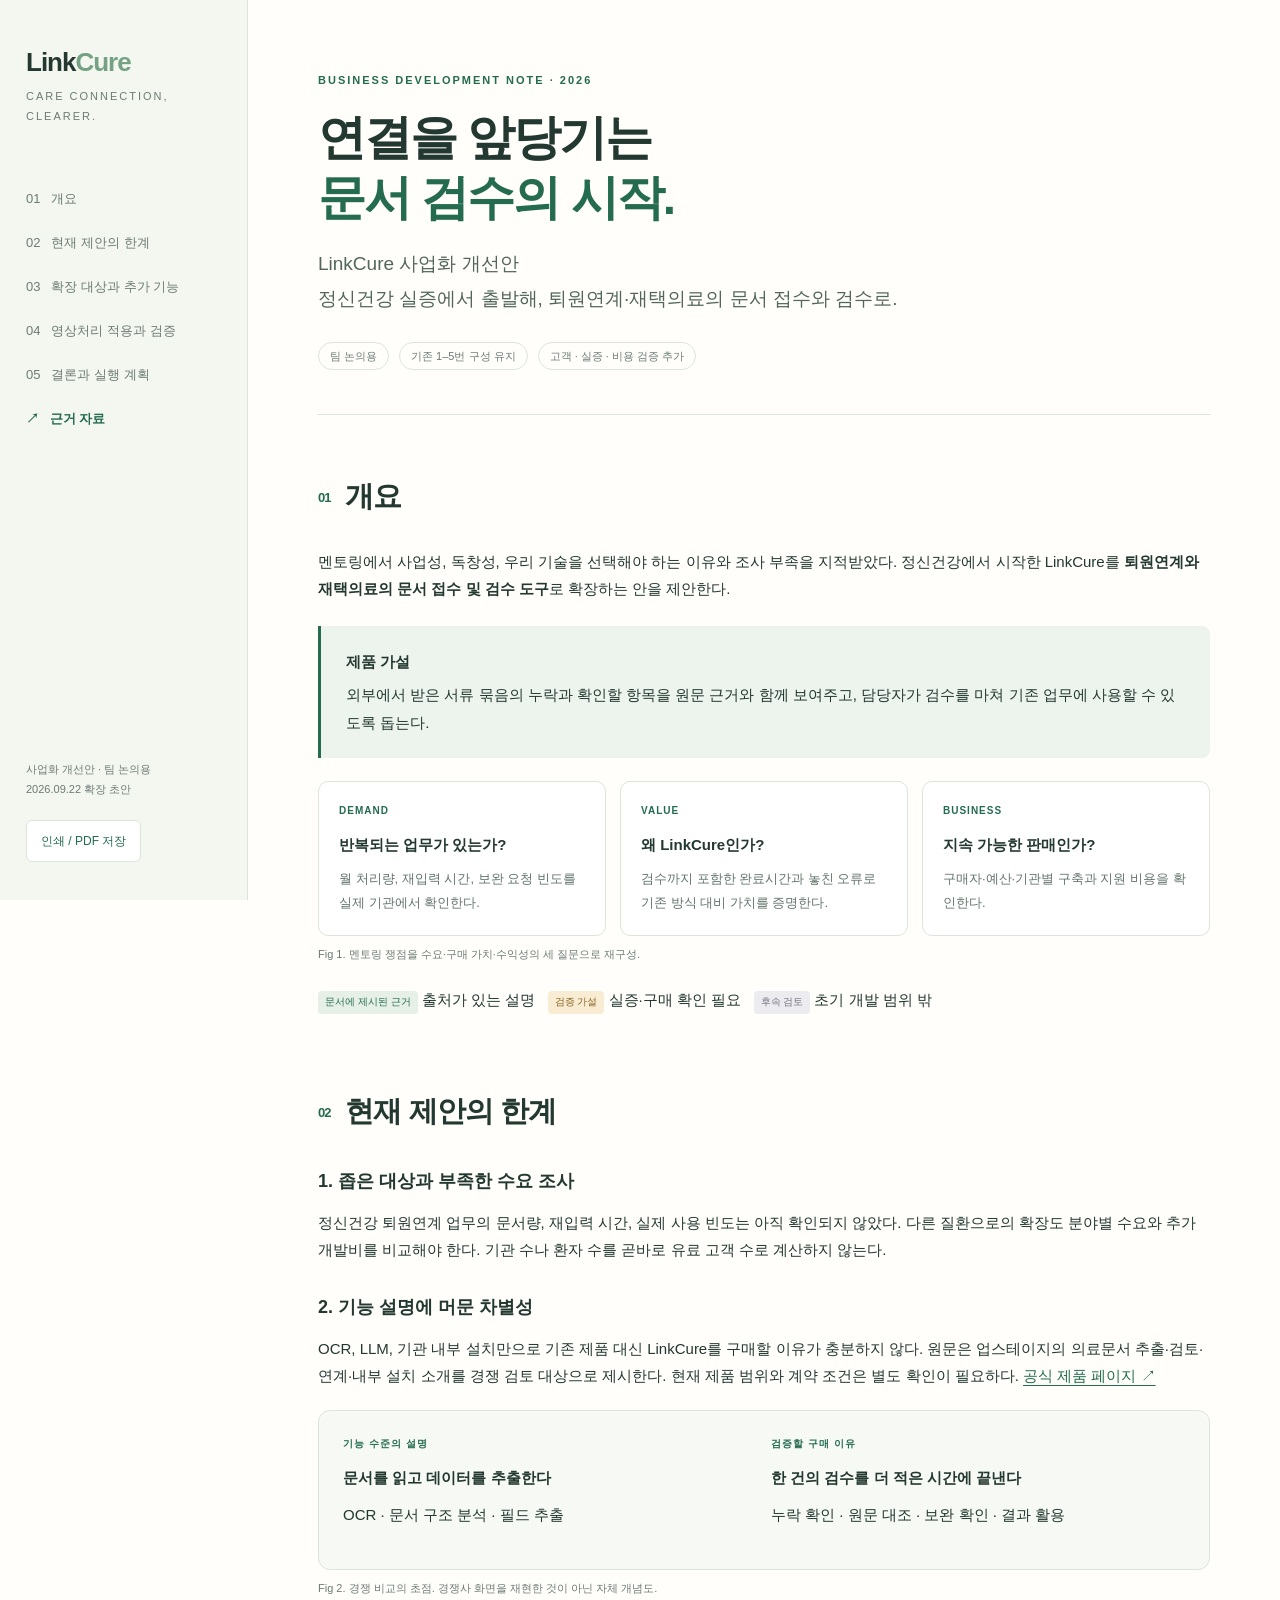
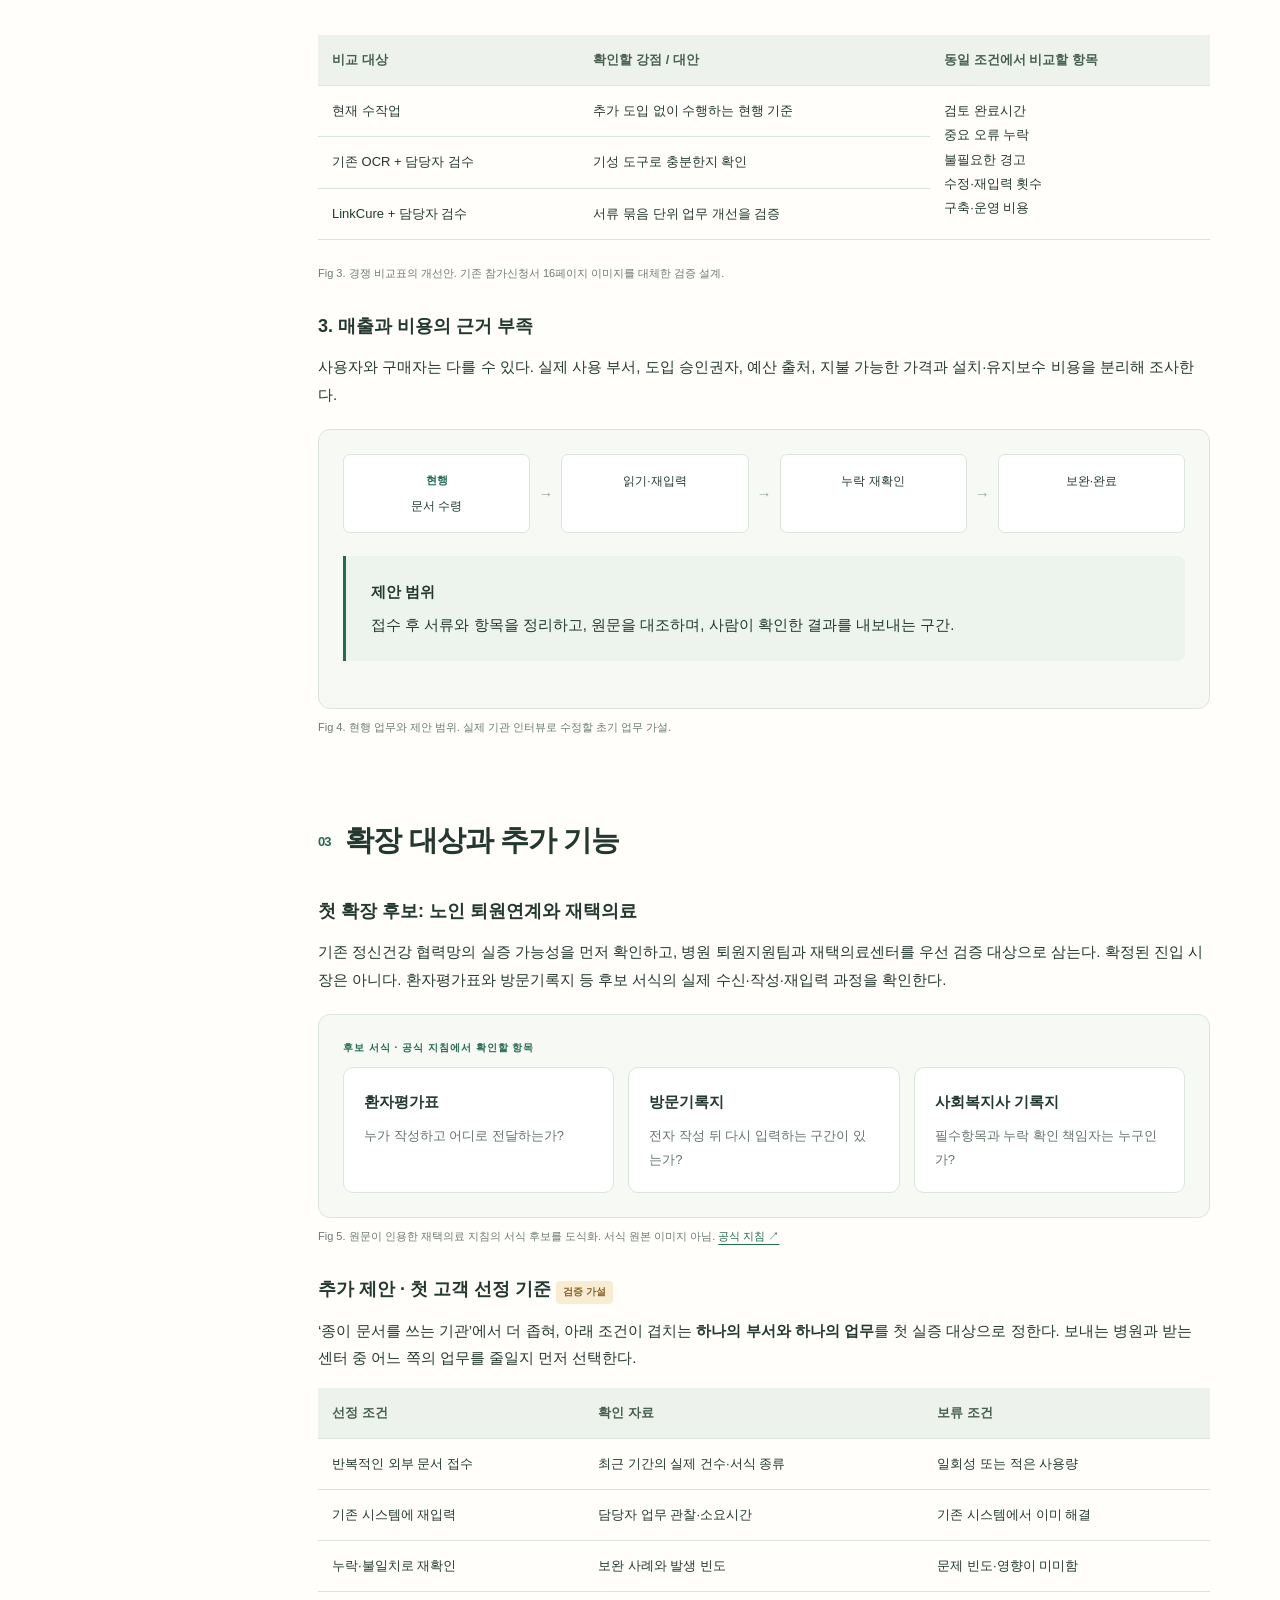
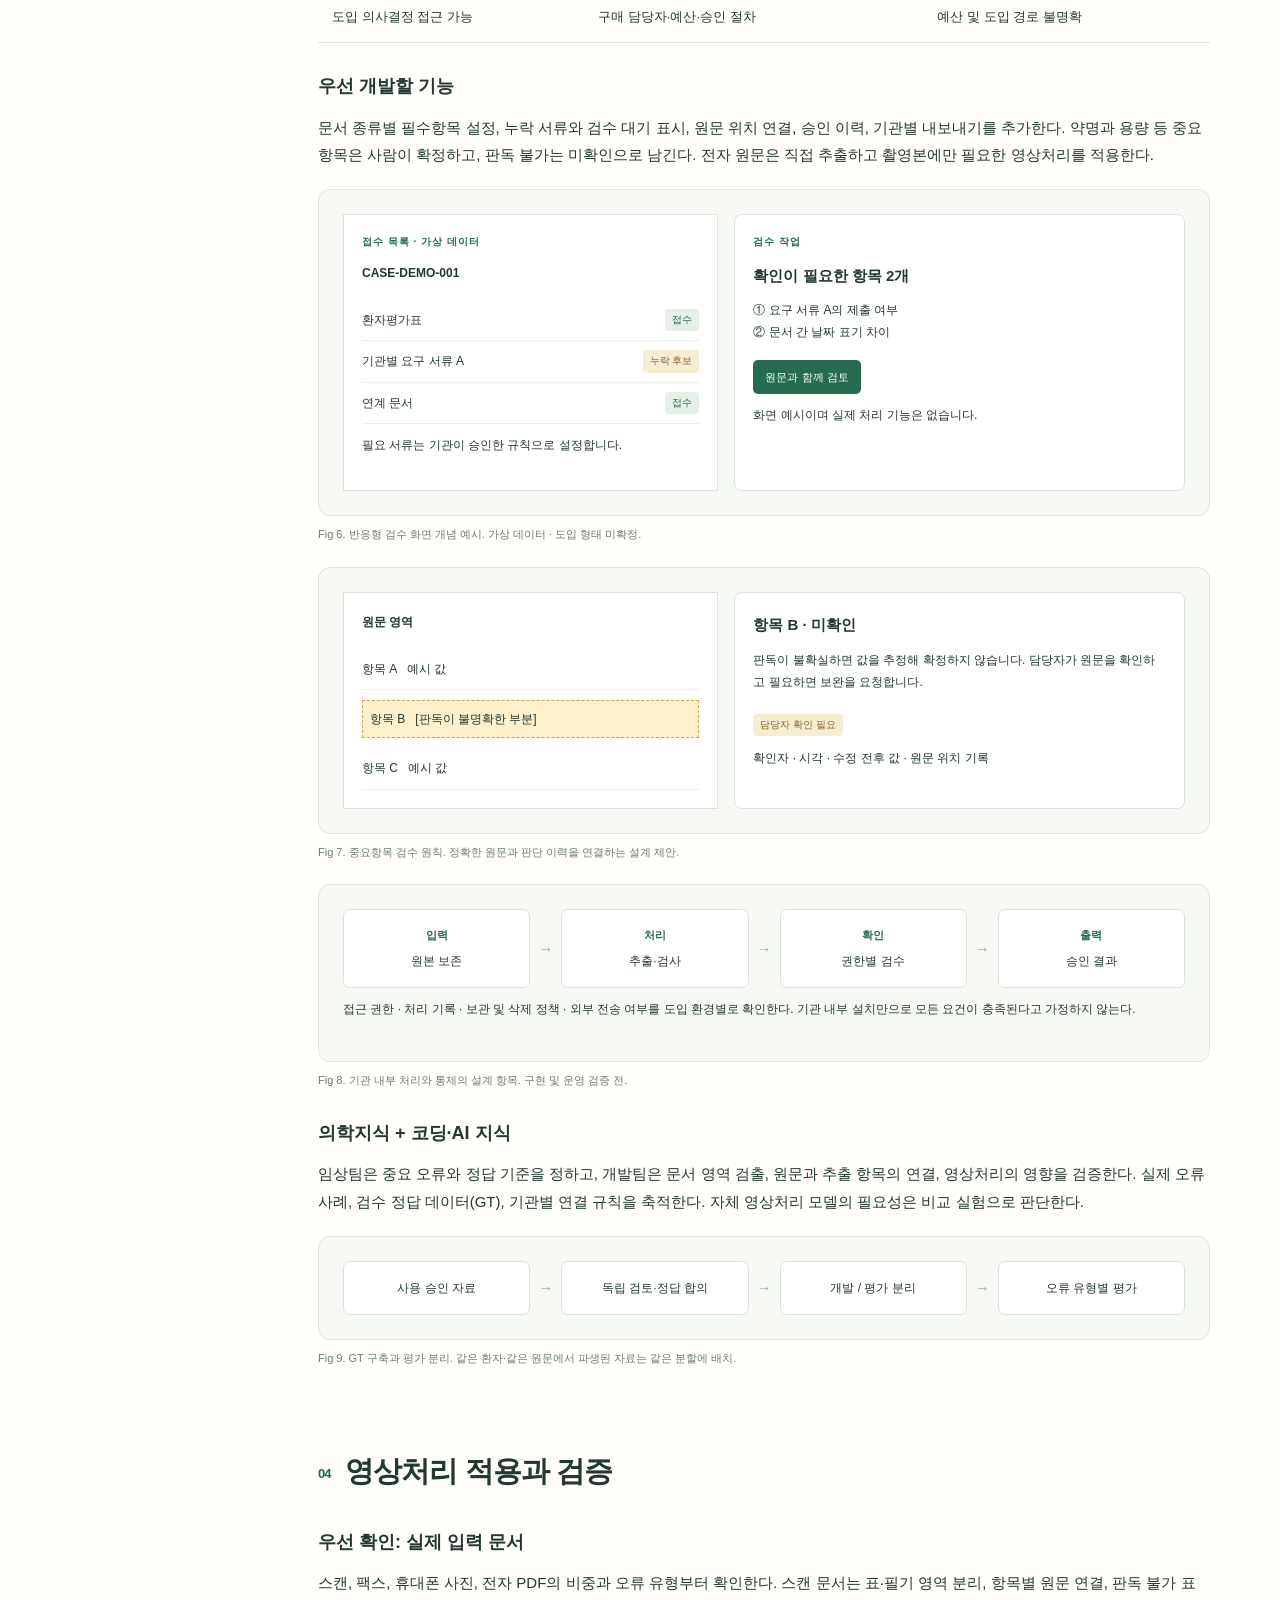
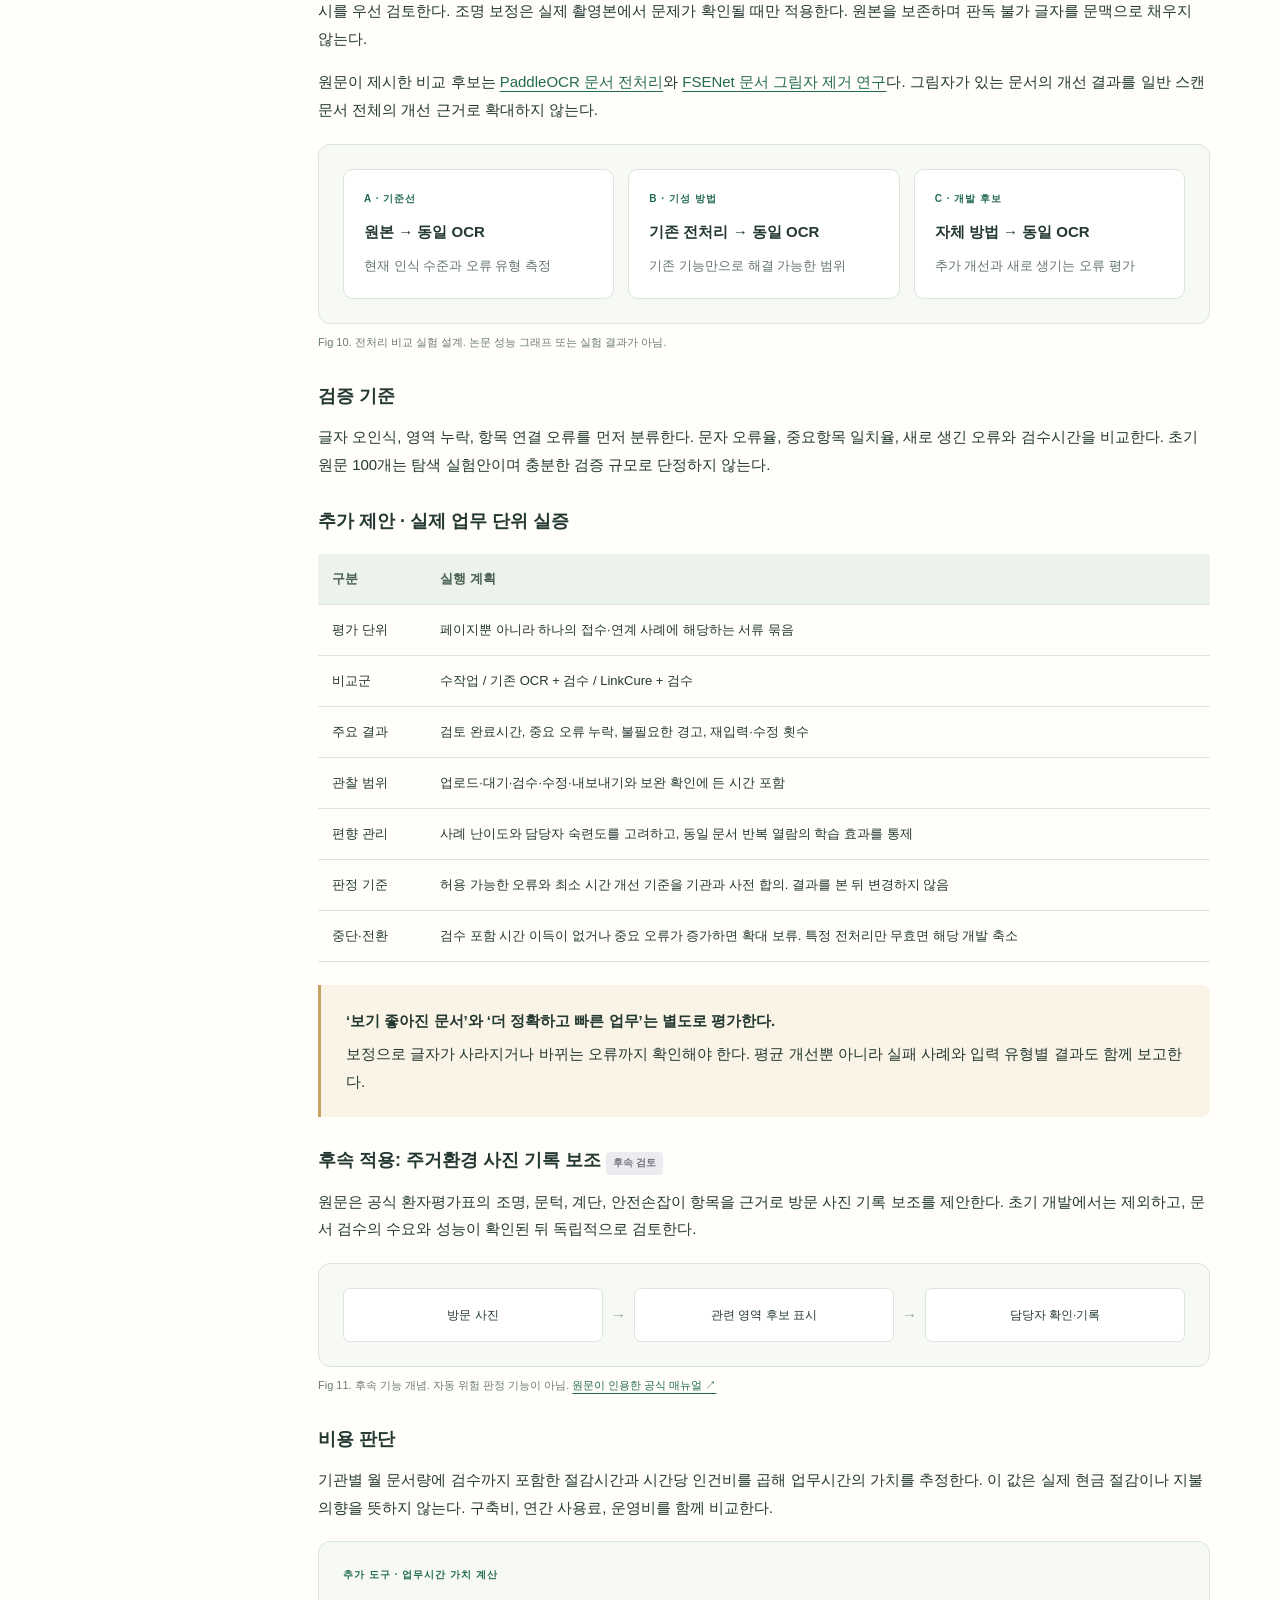
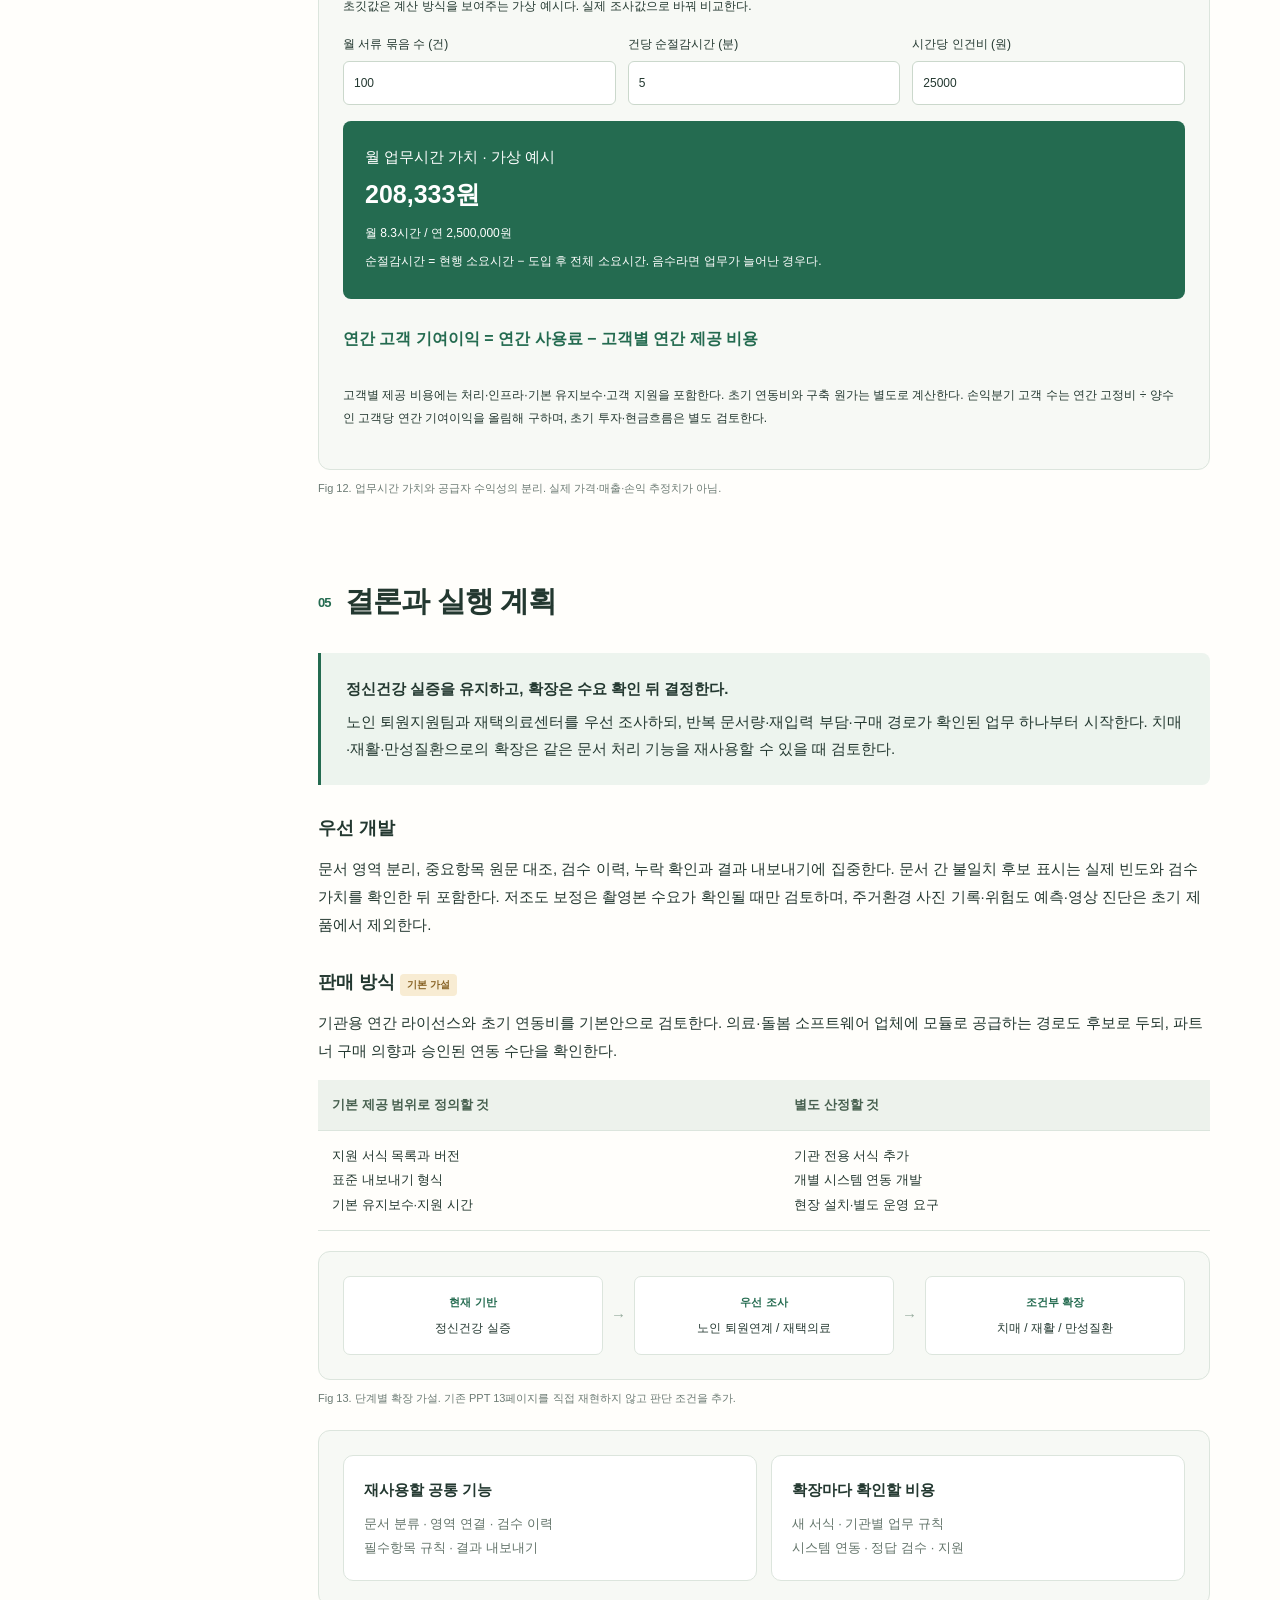
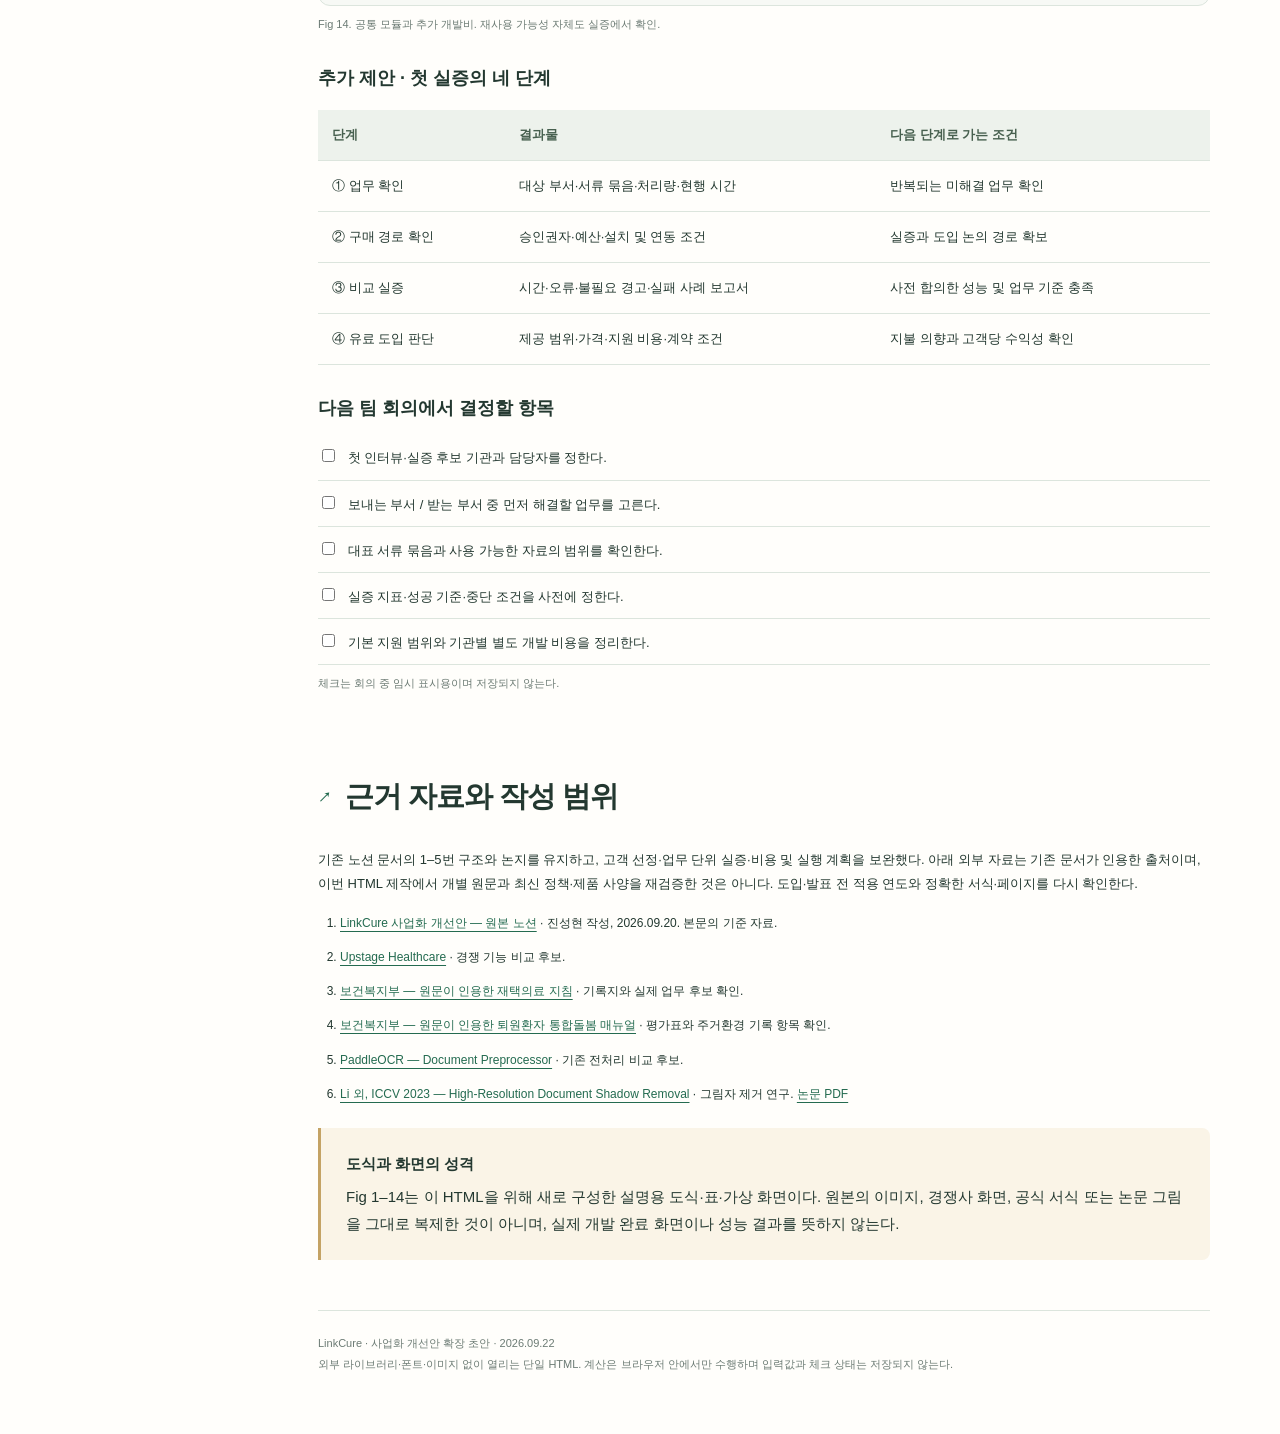
<file: public/linkcure_proposal.html>
<!doctype html>
<html lang="ko">
<head>
<meta charset="utf-8"><meta name="viewport" content="width=device-width,initial-scale=1">
<title>LinkCure — 사업화 개선안</title>
<style>
:root{--ink:#233830;--muted:#6c7b74;--green:#246b50;--light:#edf4ee;--line:#dce5dd;--paper:#fffefb;--amber:#946a24}*{box-sizing:border-box}html{scroll-behavior:smooth;scroll-padding-top:30px}body{margin:0;background:var(--paper);color:var(--ink);font-family:"Malgun Gothic","Apple SD Gothic Neo",sans-serif;font-size:15px;line-height:1.85}a{color:var(--green);text-underline-offset:4px}aside{position:fixed;inset:0 auto 0 0;width:248px;background:#f4f6f0;padding:38px 26px;border-right:1px solid var(--line);display:flex;flex-direction:column}.brand{font-size:26px;font-weight:800;letter-spacing:-1px}.brand span{color:#74a283}aside small{color:var(--muted);font-size:11px;letter-spacing:2px}nav{margin-top:50px}nav a{display:block;text-decoration:none;font-size:13px;padding:10px 0;color:var(--muted)}nav a.active{color:var(--green);font-weight:bold}aside .bottom{margin-top:auto;font-size:11px;color:var(--muted)}main{max-width:1140px;margin-left:248px;padding:70px 70px 60px}header{padding-bottom:44px;border-bottom:1px solid var(--line)}.eyebrow{font-size:11px;letter-spacing:2px;color:var(--green);font-weight:bold}h1{font-size:48px;line-height:1.25;letter-spacing:-2px;margin:18px 0}h1 span{color:var(--green)}.lead{font-size:19px;max-width:740px;color:#52665b}.meta{display:flex;gap:10px;flex-wrap:wrap;margin-top:25px}.tag{border:1px solid var(--line);border-radius:30px;padding:3px 11px;font-size:11px;color:var(--muted)}section{padding-top:55px}h2{font-size:29px;letter-spacing:-1px;margin:0 0 24px}h2 .num{font-size:13px;vertical-align:middle;color:var(--green);margin-right:15px}h3{font-size:18px;margin:27px 0 9px}p{margin:10px 0 16px}.callout{padding:22px 25px;background:var(--light);border-left:3px solid var(--green);border-radius:0 8px 8px 0;margin:23px 0}.callout strong{display:block;margin-bottom:5px}.note{background:#faf4e7;border-color:#c4a365}.grid{display:grid;grid-template-columns:repeat(3,1fr);gap:14px}.grid.two{grid-template-columns:repeat(2,1fr)}.card{border:1px solid var(--line);padding:20px;border-radius:10px;background:white}.card b{display:block;margin-bottom:8px}.card p{font-size:13px;margin:0;color:#63746a}.kicker{font-size:10px;font-weight:bold;letter-spacing:1px;color:var(--green);margin-bottom:10px}.figure{border:1px solid var(--line);background:#f7f9f5;padding:24px;border-radius:12px;margin-top:20px}figcaption,.caption{font-size:11px;color:var(--muted);margin:8px 0 22px}.flow{display:flex;gap:8px;align-items:stretch}.step{flex:1;background:white;border:1px solid var(--line);padding:15px 10px;border-radius:7px;font-size:12px;text-align:center}.step b{display:block;color:var(--green);font-size:11px;margin-bottom:5px}.arrow{align-self:center;color:#96ac9d}.status{display:inline-block;font-size:10px;padding:2px 7px;border-radius:4px;background:#e6f0e7;color:var(--green);white-space:nowrap}.status.hyp{background:#f8ecd3;color:#896426}.status.future{background:#ececf0;color:#777581}.tablewrap{overflow:auto}table{width:100%;border-collapse:collapse;font-size:13px;margin:15px 0}th{text-align:left;background:#edf2ec;color:#47604f}th,td{padding:13px 14px;border-bottom:1px solid var(--line);vertical-align:top}ul,ol{padding-left:22px}li{margin:6px 0}.mock{display:grid;grid-template-columns:1fr 1.2fr;gap:16px}.sheet{background:white;border:1px solid var(--line);padding:18px;font-size:12px}.sheet h4{margin:0 0 16px}.field{display:flex;justify-content:space-between;padding:9px 0;border-bottom:1px solid #edf0e9}.highlight{background:#fff0cc;border:1px dashed #cca451;padding:7px;margin:10px 0}.review{background:white;padding:18px;border-radius:8px;border:1px solid var(--line)}.review p{font-size:12px}.mockbutton{display:inline-block;padding:7px 12px;background:var(--green);color:white;border-radius:5px;font-size:11px}.formula{font-size:16px;color:var(--green);padding:15px 0;font-weight:bold}.calculator{display:grid;grid-template-columns:repeat(3,1fr);gap:12px}.calculator label{font-size:12px}input{display:block;width:100%;margin-top:6px;border:1px solid #cbd8cc;border-radius:6px;padding:10px;font:inherit;background:white;color:var(--ink)}.result{background:var(--green);color:white;padding:22px;border-radius:8px;margin-top:16px}.result strong{font-size:25px}.result p{font-size:12px;margin:5px 0}.sources{font-size:12px}.sources li{margin:12px 0}footer{border-top:1px solid var(--line);margin-top:50px;padding-top:22px;font-size:11px;color:var(--muted)}button{cursor:pointer;background:white;border:1px solid var(--line);padding:9px 14px;border-radius:6px;color:var(--green);font:inherit;font-size:12px}.checklist label{display:block;padding:9px 0;border-bottom:1px solid var(--line);font-size:13px}.checklist input{display:inline-block;width:auto;margin-right:9px}.printonly{display:none}@media(min-width:1500px){main{margin-left:calc(248px + (100vw - 1450px)/2)}}@media(max-width:1000px){aside{width:190px;padding:25px 18px}main{margin-left:190px;padding:45px 30px}h1{font-size:38px}.grid{grid-template-columns:1fr}.flow{flex-wrap:wrap}.step{min-width:100px}}@media(max-width:700px){aside{position:static;width:auto;border-bottom:1px solid var(--line);padding:18px 22px}aside nav{display:flex;gap:14px;overflow:auto;margin-top:10px}nav a{white-space:nowrap;font-size:11px}aside .bottom,aside small{display:none}main{margin:0;padding:32px 22px}h1{font-size:34px}.grid.two,.mock,.calculator{grid-template-columns:1fr}h2{font-size:25px}.figure{padding:16px}.lead{font-size:16px}}@media print{body{font-size:11px;background:white}aside,.noprint{display:none}main{margin:0;max-width:none;padding:0}h1{font-size:34px}section{padding-top:25px}.card,.figure,.callout,tr{break-inside:avoid}a{color:inherit}h2,h3{break-after:avoid}.printonly{display:block}footer{margin-top:25px}@page{size:A4;margin:17mm}}
</style></head>
<body>
<aside><div class="brand">Link<span>Cure</span></div><small>CARE CONNECTION, CLEARER.</small><nav aria-label="문서 목차"><a href="#overview">01 &nbsp; 개요</a><a href="#limits">02 &nbsp; 현재 제안의 한계</a><a href="#scope">03 &nbsp; 확장 대상과 추가 기능</a><a href="#validation">04 &nbsp; 영상처리 적용과 검증</a><a href="#conclusion">05 &nbsp; 결론과 실행 계획</a><a href="#sources">↗ &nbsp; 근거 자료</a></nav><div class="bottom">사업화 개선안 · 팀 논의용<br>2026.09.22 확장 초안<br><br><button onclick="window.print()">인쇄 / PDF 저장</button></div></aside>
<main>
<header><div class="eyebrow">BUSINESS DEVELOPMENT NOTE · 2026</div><h1>연결을 앞당기는<br><span>문서 검수의 시작.</span></h1><p class="lead">LinkCure 사업화 개선안<br>정신건강 실증에서 출발해, 퇴원연계·재택의료의 문서 접수와 검수로.</p><div class="meta"><span class="tag">팀 논의용</span><span class="tag">기존 1–5번 구성 유지</span><span class="tag">고객 · 실증 · 비용 검증 추가</span></div></header>

<section id="overview"><h2><span class="num">01</span>개요</h2><p>멘토링에서 사업성, 독창성, 우리 기술을 선택해야 하는 이유와 조사 부족을 지적받았다. 정신건강에서 시작한 LinkCure를 <strong>퇴원연계와 재택의료의 문서 접수 및 검수 도구</strong>로 확장하는 안을 제안한다.</p><div class="callout"><strong>제품 가설</strong>외부에서 받은 서류 묶음의 누락과 확인할 항목을 원문 근거와 함께 보여주고, 담당자가 검수를 마쳐 기존 업무에 사용할 수 있도록 돕는다.</div><div class="grid"><div class="card"><div class="kicker">DEMAND</div><b>반복되는 업무가 있는가?</b><p>월 처리량, 재입력 시간, 보완 요청 빈도를 실제 기관에서 확인한다.</p></div><div class="card"><div class="kicker">VALUE</div><b>왜 LinkCure인가?</b><p>검수까지 포함한 완료시간과 놓친 오류로 기존 방식 대비 가치를 증명한다.</p></div><div class="card"><div class="kicker">BUSINESS</div><b>지속 가능한 판매인가?</b><p>구매자·예산·기관별 구축과 지원 비용을 확인한다.</p></div></div><p class="caption">Fig 1. 멘토링 쟁점을 수요·구매 가치·수익성의 세 질문으로 재구성.</p><p><span class="status">문서에 제시된 근거</span> 출처가 있는 설명 &nbsp; <span class="status hyp">검증 가설</span> 실증·구매 확인 필요 &nbsp; <span class="status future">후속 검토</span> 초기 개발 범위 밖</p></section>

<section id="limits"><h2><span class="num">02</span>현재 제안의 한계</h2><h3>1. 좁은 대상과 부족한 수요 조사</h3><p>정신건강 퇴원연계 업무의 문서량, 재입력 시간, 실제 사용 빈도는 아직 확인되지 않았다. 다른 질환으로의 확장도 분야별 수요와 추가 개발비를 비교해야 한다. 기관 수나 환자 수를 곧바로 유료 고객 수로 계산하지 않는다.</p><h3>2. 기능 설명에 머문 차별성</h3><p>OCR, LLM, 기관 내부 설치만으로 기존 제품 대신 LinkCure를 구매할 이유가 충분하지 않다. 원문은 업스테이지의 의료문서 추출·검토·연계·내부 설치 소개를 경쟁 검토 대상으로 제시한다. 현재 제품 범위와 계약 조건은 별도 확인이 필요하다. <a href="https://www.upstage.ai/solutions/healthcare" target="_blank" rel="noopener">공식 제품 페이지 ↗</a></p><div class="figure"><div class="grid two"><div><div class="kicker">기능 수준의 설명</div><b>문서를 읽고 데이터를 추출한다</b><p>OCR · 문서 구조 분석 · 필드 추출</p></div><div><div class="kicker">검증할 구매 이유</div><b>한 건의 검수를 더 적은 시간에 끝낸다</b><p>누락 확인 · 원문 대조 · 보완 확인 · 결과 활용</p></div></div></div><p class="caption">Fig 2. 경쟁 비교의 초점. 경쟁사 화면을 재현한 것이 아닌 자체 개념도.</p><div class="tablewrap"><table><thead><tr><th>비교 대상</th><th>확인할 강점 / 대안</th><th>동일 조건에서 비교할 항목</th></tr></thead><tbody><tr><td>현재 수작업</td><td>추가 도입 없이 수행하는 현행 기준</td><td rowspan="3">검토 완료시간<br>중요 오류 누락<br>불필요한 경고<br>수정·재입력 횟수<br>구축·운영 비용</td></tr><tr><td>기존 OCR + 담당자 검수</td><td>기성 도구로 충분한지 확인</td></tr><tr><td>LinkCure + 담당자 검수</td><td>서류 묶음 단위 업무 개선을 검증</td></tr></tbody></table></div><p class="caption">Fig 3. 경쟁 비교표의 개선안. 기존 참가신청서 16페이지 이미지를 대체한 검증 설계.</p><h3>3. 매출과 비용의 근거 부족</h3><p>사용자와 구매자는 다를 수 있다. 실제 사용 부서, 도입 승인권자, 예산 출처, 지불 가능한 가격과 설치·유지보수 비용을 분리해 조사한다.</p><div class="figure"><div class="flow"><div class="step"><b>현행</b>문서 수령</div><div class="arrow">→</div><div class="step">읽기·재입력</div><div class="arrow">→</div><div class="step">누락 재확인</div><div class="arrow">→</div><div class="step">보완·완료</div></div><div class="callout"><strong>제안 범위</strong>접수 후 서류와 항목을 정리하고, 원문을 대조하며, 사람이 확인한 결과를 내보내는 구간.</div></div><p class="caption">Fig 4. 현행 업무와 제안 범위. 실제 기관 인터뷰로 수정할 초기 업무 가설.</p></section>

<section id="scope"><h2><span class="num">03</span>확장 대상과 추가 기능</h2><h3>첫 확장 후보: 노인 퇴원연계와 재택의료</h3><p>기존 정신건강 협력망의 실증 가능성을 먼저 확인하고, 병원 퇴원지원팀과 재택의료센터를 우선 검증 대상으로 삼는다. 확정된 진입 시장은 아니다. 환자평가표와 방문기록지 등 후보 서식의 실제 수신·작성·재입력 과정을 확인한다.</p><div class="figure"><div class="kicker">후보 서식 · 공식 지침에서 확인할 항목</div><div class="grid"><div class="card"><b>환자평가표</b><p>누가 작성하고 어디로 전달하는가?</p></div><div class="card"><b>방문기록지</b><p>전자 작성 뒤 다시 입력하는 구간이 있는가?</p></div><div class="card"><b>사회복지사 기록지</b><p>필수항목과 누락 확인 책임자는 누구인가?</p></div></div></div><p class="caption">Fig 5. 원문이 인용한 재택의료 지침의 서식 후보를 도식화. 서식 원본 이미지 아님. <a href="https://www.mohw.go.kr/board.es?act=view&bid=0073&list_no=1488824&mid=a60401000000">공식 지침 ↗</a></p><h3>추가 제안 · 첫 고객 선정 기준 <span class="status hyp">검증 가설</span></h3><p>‘종이 문서를 쓰는 기관’에서 더 좁혀, 아래 조건이 겹치는 <strong>하나의 부서와 하나의 업무</strong>를 첫 실증 대상으로 정한다. 보내는 병원과 받는 센터 중 어느 쪽의 업무를 줄일지 먼저 선택한다.</p><table><thead><tr><th>선정 조건</th><th>확인 자료</th><th>보류 조건</th></tr></thead><tbody><tr><td>반복적인 외부 문서 접수</td><td>최근 기간의 실제 건수·서식 종류</td><td>일회성 또는 적은 사용량</td></tr><tr><td>기존 시스템에 재입력</td><td>담당자 업무 관찰·소요시간</td><td>기존 시스템에서 이미 해결</td></tr><tr><td>누락·불일치로 재확인</td><td>보완 사례와 발생 빈도</td><td>문제 빈도·영향이 미미함</td></tr><tr><td>도입 의사결정 접근 가능</td><td>구매 담당자·예산·승인 절차</td><td>예산 및 도입 경로 불명확</td></tr></tbody></table><h3>우선 개발할 기능</h3><p>문서 종류별 필수항목 설정, 누락 서류와 검수 대기 표시, 원문 위치 연결, 승인 이력, 기관별 내보내기를 추가한다. 약명과 용량 등 중요항목은 사람이 확정하고, 판독 불가는 미확인으로 남긴다. 전자 원문은 직접 추출하고 촬영본에만 필요한 영상처리를 적용한다.</p><div class="figure"><div class="mock"><div class="sheet"><div class="kicker">접수 목록 · 가상 데이터</div><h4>CASE-DEMO-001</h4><div class="field"><span>환자평가표</span><span class="status">접수</span></div><div class="field"><span>기관별 요구 서류 A</span><span class="status hyp">누락 후보</span></div><div class="field"><span>연계 문서</span><span class="status">접수</span></div><p>필요 서류는 기관이 승인한 규칙으로 설정합니다.</p></div><div class="review"><div class="kicker">검수 작업</div><b>확인이 필요한 항목 2개</b><p>① 요구 서류 A의 제출 여부<br>② 문서 간 날짜 표기 차이</p><span class="mockbutton">원문과 함께 검토</span><p>화면 예시이며 실제 처리 기능은 없습니다.</p></div></div></div><p class="caption">Fig 6. 반응형 검수 화면 개념 예시. 가상 데이터 · 도입 형태 미확정.</p><div class="figure"><div class="mock"><div class="sheet"><h4>원문 영역</h4><div class="field">항목 A &nbsp; 예시 값</div><div class="highlight">항목 B &nbsp; [판독이 불명확한 부분]</div><div class="field">항목 C &nbsp; 예시 값</div></div><div class="review"><b>항목 B · 미확인</b><p>판독이 불확실하면 값을 추정해 확정하지 않습니다. 담당자가 원문을 확인하고 필요하면 보완을 요청합니다.</p><span class="status hyp">담당자 확인 필요</span><p>확인자 · 시각 · 수정 전후 값 · 원문 위치 기록</p></div></div></div><p class="caption">Fig 7. 중요항목 검수 원칙. 정확한 원문과 판단 이력을 연결하는 설계 제안.</p><div class="figure"><div class="flow"><div class="step"><b>입력</b>원본 보존</div><div class="arrow">→</div><div class="step"><b>처리</b>추출·검사</div><div class="arrow">→</div><div class="step"><b>확인</b>권한별 검수</div><div class="arrow">→</div><div class="step"><b>출력</b>승인 결과</div></div><p style="font-size:12px">접근 권한 · 처리 기록 · 보관 및 삭제 정책 · 외부 전송 여부를 도입 환경별로 확인한다. 기관 내부 설치만으로 모든 요건이 충족된다고 가정하지 않는다.</p></div><p class="caption">Fig 8. 기관 내부 처리와 통제의 설계 항목. 구현 및 운영 검증 전.</p><h3>의학지식 + 코딩·AI 지식</h3><p>임상팀은 중요 오류와 정답 기준을 정하고, 개발팀은 문서 영역 검출, 원문과 추출 항목의 연결, 영상처리의 영향을 검증한다. 실제 오류 사례, 검수 정답 데이터(GT), 기관별 연결 규칙을 축적한다. 자체 영상처리 모델의 필요성은 비교 실험으로 판단한다.</p><div class="figure"><div class="flow"><div class="step">사용 승인 자료</div><div class="arrow">→</div><div class="step">독립 검토·정답 합의</div><div class="arrow">→</div><div class="step">개발 / 평가 분리</div><div class="arrow">→</div><div class="step">오류 유형별 평가</div></div></div><p class="caption">Fig 9. GT 구축과 평가 분리. 같은 환자·같은 원문에서 파생된 자료는 같은 분할에 배치.</p></section>

<section id="validation"><h2><span class="num">04</span>영상처리 적용과 검증</h2><h3>우선 확인: 실제 입력 문서</h3><p>스캔, 팩스, 휴대폰 사진, 전자 PDF의 비중과 오류 유형부터 확인한다. 스캔 문서는 표·필기 영역 분리, 항목별 원문 연결, 판독 불가 표시를 우선 검토한다. 조명 보정은 실제 촬영본에서 문제가 확인될 때만 적용한다. 원본을 보존하며 판독 불가 글자를 문맥으로 채우지 않는다.</p><p>원문이 제시한 비교 후보는 <a href="https://www.paddleocr.ai/main/en/version3.x/pipeline_usage/doc_preprocessor.html">PaddleOCR 문서 전처리</a>와 <a href="https://openaccess.thecvf.com/content/ICCV2023/html/Li_High-Resolution_Document_Shadow_Removal_via_A_Large-Scale_Real-World_Dataset_and_ICCV_2023_paper.html">FSENet 문서 그림자 제거 연구</a>다. 그림자가 있는 문서의 개선 결과를 일반 스캔 문서 전체의 개선 근거로 확대하지 않는다.</p><div class="figure"><div class="grid"><div class="card"><div class="kicker">A · 기준선</div><b>원본 → 동일 OCR</b><p>현재 인식 수준과 오류 유형 측정</p></div><div class="card"><div class="kicker">B · 기성 방법</div><b>기존 전처리 → 동일 OCR</b><p>기존 기능만으로 해결 가능한 범위</p></div><div class="card"><div class="kicker">C · 개발 후보</div><b>자체 방법 → 동일 OCR</b><p>추가 개선과 새로 생기는 오류 평가</p></div></div></div><p class="caption">Fig 10. 전처리 비교 실험 설계. 논문 성능 그래프 또는 실험 결과가 아님.</p><h3>검증 기준</h3><p>글자 오인식, 영역 누락, 항목 연결 오류를 먼저 분류한다. 문자 오류율, 중요항목 일치율, 새로 생긴 오류와 검수시간을 비교한다. 초기 원문 100개는 탐색 실험안이며 충분한 검증 규모로 단정하지 않는다.</p><h3>추가 제안 · 실제 업무 단위 실증</h3><table><thead><tr><th>구분</th><th>실행 계획</th></tr></thead><tbody><tr><td>평가 단위</td><td>페이지뿐 아니라 하나의 접수·연계 사례에 해당하는 서류 묶음</td></tr><tr><td>비교군</td><td>수작업 / 기존 OCR + 검수 / LinkCure + 검수</td></tr><tr><td>주요 결과</td><td>검토 완료시간, 중요 오류 누락, 불필요한 경고, 재입력·수정 횟수</td></tr><tr><td>관찰 범위</td><td>업로드·대기·검수·수정·내보내기와 보완 확인에 든 시간 포함</td></tr><tr><td>편향 관리</td><td>사례 난이도와 담당자 숙련도를 고려하고, 동일 문서 반복 열람의 학습 효과를 통제</td></tr><tr><td>판정 기준</td><td>허용 가능한 오류와 최소 시간 개선 기준을 기관과 사전 합의. 결과를 본 뒤 변경하지 않음</td></tr><tr><td>중단·전환</td><td>검수 포함 시간 이득이 없거나 중요 오류가 증가하면 확대 보류. 특정 전처리만 무효면 해당 개발 축소</td></tr></tbody></table><div class="callout note"><strong>‘보기 좋아진 문서’와 ‘더 정확하고 빠른 업무’는 별도로 평가한다.</strong>보정으로 글자가 사라지거나 바뀌는 오류까지 확인해야 한다. 평균 개선뿐 아니라 실패 사례와 입력 유형별 결과도 함께 보고한다.</div><h3>후속 적용: 주거환경 사진 기록 보조 <span class="status future">후속 검토</span></h3><p>원문은 공식 환자평가표의 조명, 문턱, 계단, 안전손잡이 항목을 근거로 방문 사진 기록 보조를 제안한다. 초기 개발에서는 제외하고, 문서 검수의 수요와 성능이 확인된 뒤 독립적으로 검토한다.</p><div class="figure"><div class="flow"><div class="step">방문 사진</div><div class="arrow">→</div><div class="step">관련 영역 후보 표시</div><div class="arrow">→</div><div class="step">담당자 확인·기록</div></div></div><p class="caption">Fig 11. 후속 기능 개념. 자동 위험 판정 기능이 아님. <a href="https://www.mohw.go.kr/board.es?act=view&bid=0073&list_no=1488821&mid=a60401000000">원문이 인용한 공식 매뉴얼 ↗</a></p><h3>비용 판단</h3><p>기관별 월 문서량에 검수까지 포함한 절감시간과 시간당 인건비를 곱해 업무시간의 가치를 추정한다. 이 값은 실제 현금 절감이나 지불 의향을 뜻하지 않는다. 구축비, 연간 사용료, 운영비를 함께 비교한다.</p><div class="figure"><div class="kicker">추가 도구 · 업무시간 가치 계산</div><p style="font-size:12px">초깃값은 계산 방식을 보여주는 가상 예시다. 실제 조사값으로 바꿔 비교한다.</p><div class="calculator"><label>월 서류 묶음 수 (건)<input id="volume" type="number" min="0" value="100"></label><label>건당 순절감시간 (분)<input id="minutes" type="number" step="0.1" value="5"></label><label>시간당 인건비 (원)<input id="wage" type="number" min="0" value="25000"></label></div><div class="result" aria-live="polite"><div>월 업무시간 가치 · 가상 예시</div><strong id="value">208,333원</strong><p id="hours">월 8.3시간 / 연 2,500,000원</p><p>순절감시간 = 현행 소요시간 − 도입 후 전체 소요시간. 음수라면 업무가 늘어난 경우다.</p></div><p class="formula">연간 고객 기여이익 = 연간 사용료 − 고객별 연간 제공 비용</p><p style="font-size:12px">고객별 제공 비용에는 처리·인프라·기본 유지보수·고객 지원을 포함한다. 초기 연동비와 구축 원가는 별도로 계산한다. 손익분기 고객 수는 연간 고정비 ÷ 양수인 고객당 연간 기여이익을 올림해 구하며, 초기 투자·현금흐름은 별도 검토한다.</p></div><p class="caption">Fig 12. 업무시간 가치와 공급자 수익성의 분리. 실제 가격·매출·손익 추정치가 아님.</p></section>

<section id="conclusion"><h2><span class="num">05</span>결론과 실행 계획</h2><div class="callout"><strong>정신건강 실증을 유지하고, 확장은 수요 확인 뒤 결정한다.</strong>노인 퇴원지원팀과 재택의료센터를 우선 조사하되, 반복 문서량·재입력 부담·구매 경로가 확인된 업무 하나부터 시작한다. 치매·재활·만성질환으로의 확장은 같은 문서 처리 기능을 재사용할 수 있을 때 검토한다.</div><h3>우선 개발</h3><p>문서 영역 분리, 중요항목 원문 대조, 검수 이력, 누락 확인과 결과 내보내기에 집중한다. 문서 간 불일치 후보 표시는 실제 빈도와 검수 가치를 확인한 뒤 포함한다. 저조도 보정은 촬영본 수요가 확인될 때만 검토하며, 주거환경 사진 기록·위험도 예측·영상 진단은 초기 제품에서 제외한다.</p><h3>판매 방식 <span class="status hyp">기본 가설</span></h3><p>기관용 연간 라이선스와 초기 연동비를 기본안으로 검토한다. 의료·돌봄 소프트웨어 업체에 모듈로 공급하는 경로도 후보로 두되, 파트너 구매 의향과 승인된 연동 수단을 확인한다.</p><table><thead><tr><th>기본 제공 범위로 정의할 것</th><th>별도 산정할 것</th></tr></thead><tbody><tr><td>지원 서식 목록과 버전<br>표준 내보내기 형식<br>기본 유지보수·지원 시간</td><td>기관 전용 서식 추가<br>개별 시스템 연동 개발<br>현장 설치·별도 운영 요구</td></tr></tbody></table><div class="figure"><div class="flow"><div class="step"><b>현재 기반</b>정신건강 실증</div><div class="arrow">→</div><div class="step"><b>우선 조사</b>노인 퇴원연계 / 재택의료</div><div class="arrow">→</div><div class="step"><b>조건부 확장</b>치매 / 재활 / 만성질환</div></div></div><p class="caption">Fig 13. 단계별 확장 가설. 기존 PPT 13페이지를 직접 재현하지 않고 판단 조건을 추가.</p><div class="figure"><div class="grid two"><div class="card"><b>재사용할 공통 기능</b><p>문서 분류 · 영역 연결 · 검수 이력<br>필수항목 규칙 · 결과 내보내기</p></div><div class="card"><b>확장마다 확인할 비용</b><p>새 서식 · 기관별 업무 규칙<br>시스템 연동 · 정답 검수 · 지원</p></div></div></div><p class="caption">Fig 14. 공통 모듈과 추가 개발비. 재사용 가능성 자체도 실증에서 확인.</p><h3>추가 제안 · 첫 실증의 네 단계</h3><table><thead><tr><th>단계</th><th>결과물</th><th>다음 단계로 가는 조건</th></tr></thead><tbody><tr><td>① 업무 확인</td><td>대상 부서·서류 묶음·처리량·현행 시간</td><td>반복되는 미해결 업무 확인</td></tr><tr><td>② 구매 경로 확인</td><td>승인권자·예산·설치 및 연동 조건</td><td>실증과 도입 논의 경로 확보</td></tr><tr><td>③ 비교 실증</td><td>시간·오류·불필요 경고·실패 사례 보고서</td><td>사전 합의한 성능 및 업무 기준 충족</td></tr><tr><td>④ 유료 도입 판단</td><td>제공 범위·가격·지원 비용·계약 조건</td><td>지불 의향과 고객당 수익성 확인</td></tr></tbody></table><h3>다음 팀 회의에서 결정할 항목</h3><div class="checklist"><label><input type="checkbox"> 첫 인터뷰·실증 후보 기관과 담당자를 정한다.</label><label><input type="checkbox"> 보내는 부서 / 받는 부서 중 먼저 해결할 업무를 고른다.</label><label><input type="checkbox"> 대표 서류 묶음과 사용 가능한 자료의 범위를 확인한다.</label><label><input type="checkbox"> 실증 지표·성공 기준·중단 조건을 사전에 정한다.</label><label><input type="checkbox"> 기본 지원 범위와 기관별 별도 개발 비용을 정리한다.</label></div><p class="caption">체크는 회의 중 임시 표시용이며 저장되지 않는다.</p></section>

<section id="sources"><h2><span class="num">↗</span>근거 자료와 작성 범위</h2><p style="font-size:13px">기존 노션 문서의 1–5번 구조와 논지를 유지하고, 고객 선정·업무 단위 실증·비용 및 실행 계획을 보완했다. 아래 외부 자료는 기존 문서가 인용한 출처이며, 이번 HTML 제작에서 개별 원문과 최신 정책·제품 사양을 재검증한 것은 아니다. 도입·발표 전 적용 연도와 정확한 서식·페이지를 다시 확인한다.</p><ol class="sources"><li><a href="https://app.notion.com/p/LinkCure-3dfafb69da7c80238cf9db9fc5b3bd47">LinkCure 사업화 개선안 — 원본 노션</a> · 진성현 작성, 2026.09.20. 본문의 기준 자료.</li><li><a href="https://www.upstage.ai/solutions/healthcare">Upstage Healthcare</a> · 경쟁 기능 비교 후보.</li><li><a href="https://www.mohw.go.kr/board.es?act=view&bid=0073&list_no=1488824&mid=a60401000000">보건복지부 — 원문이 인용한 재택의료 지침</a> · 기록지와 실제 업무 후보 확인.</li><li><a href="https://www.mohw.go.kr/board.es?act=view&bid=0073&list_no=1488821&mid=a60401000000">보건복지부 — 원문이 인용한 퇴원환자 통합돌봄 매뉴얼</a> · 평가표와 주거환경 기록 항목 확인.</li><li><a href="https://www.paddleocr.ai/main/en/version3.x/pipeline_usage/doc_preprocessor.html">PaddleOCR — Document Preprocessor</a> · 기존 전처리 비교 후보.</li><li><a href="https://openaccess.thecvf.com/content/ICCV2023/html/Li_High-Resolution_Document_Shadow_Removal_via_A_Large-Scale_Real-World_Dataset_and_ICCV_2023_paper.html">Li 외, ICCV 2023 — High-Resolution Document Shadow Removal</a> · 그림자 제거 연구. <a href="https://arxiv.org/pdf/2308.14221">논문 PDF</a></li></ol><div class="callout note"><strong>도식과 화면의 성격</strong>Fig 1–14는 이 HTML을 위해 새로 구성한 설명용 도식·표·가상 화면이다. 원본의 이미지, 경쟁사 화면, 공식 서식 또는 논문 그림을 그대로 복제한 것이 아니며, 실제 개발 완료 화면이나 성능 결과를 뜻하지 않는다.</div></section>
<footer>LinkCure · 사업화 개선안 확장 초안 · 2026.09.22<br>외부 라이브러리·폰트·이미지 없이 열리는 단일 HTML. 계산은 브라우저 안에서만 수행하며 입력값과 체크 상태는 저장되지 않는다.</footer>
</main>
<script>
const number=new Intl.NumberFormat('ko-KR',{maximumFractionDigits:0});
function calculate(){const v=Math.max(0,Number(document.getElementById('volume').value)||0),m=Number(document.getElementById('minutes').value)||0,w=Math.max(0,Number(document.getElementById('wage').value)||0),h=v*m/60;document.getElementById('value').textContent=number.format(h*w)+'원';document.getElementById('hours').textContent='월 '+h.toLocaleString('ko-KR',{maximumFractionDigits:1})+'시간 / 연 '+number.format(h*w*12)+'원';}
document.querySelectorAll('.calculator input').forEach(el=>el.addEventListener('input',calculate));calculate();
const links=[...document.querySelectorAll('nav a')];const observer=new IntersectionObserver(entries=>{entries.forEach(entry=>{if(entry.isIntersecting){links.forEach(a=>a.classList.toggle('active',a.getAttribute('href')==='#'+entry.target.id));}})},{rootMargin:'-5% 0px -65% 0px',threshold:0});document.querySelectorAll('main section').forEach(s=>observer.observe(s));
</script>
</body></html>
</file>
